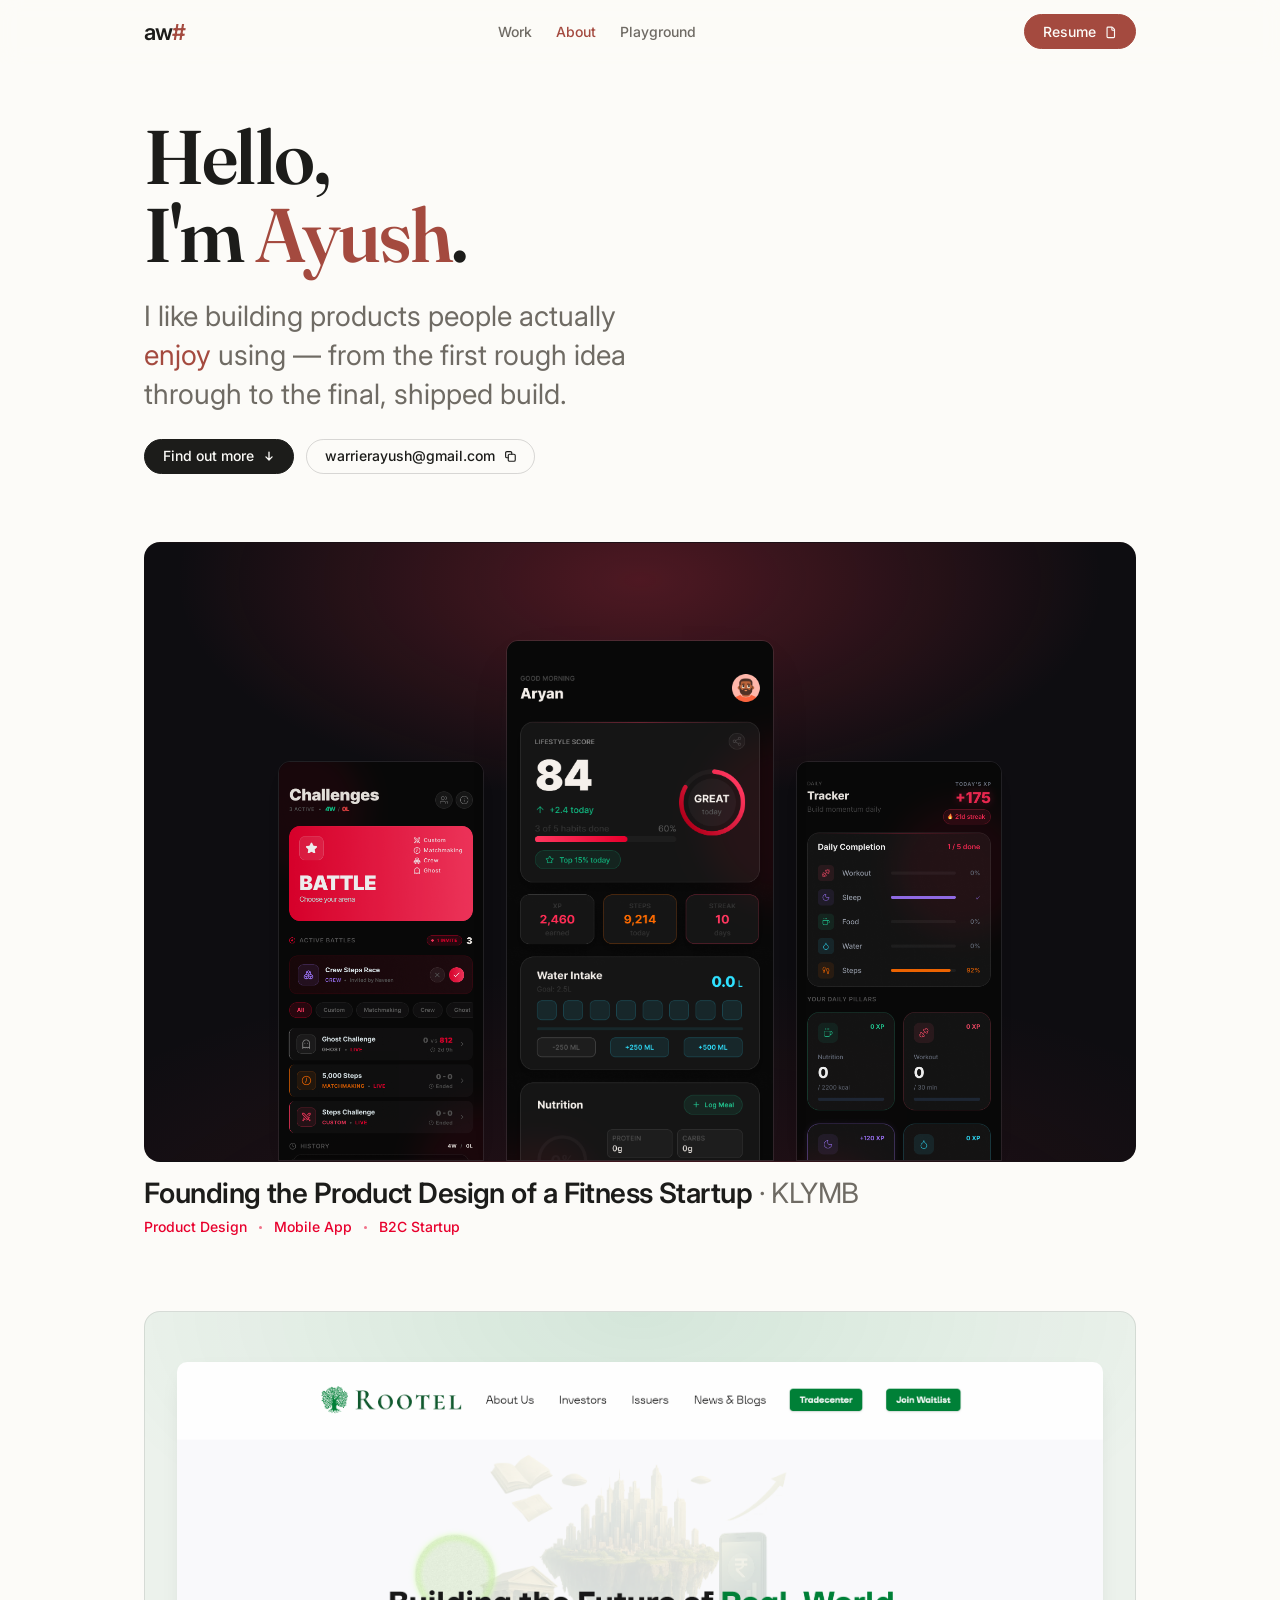
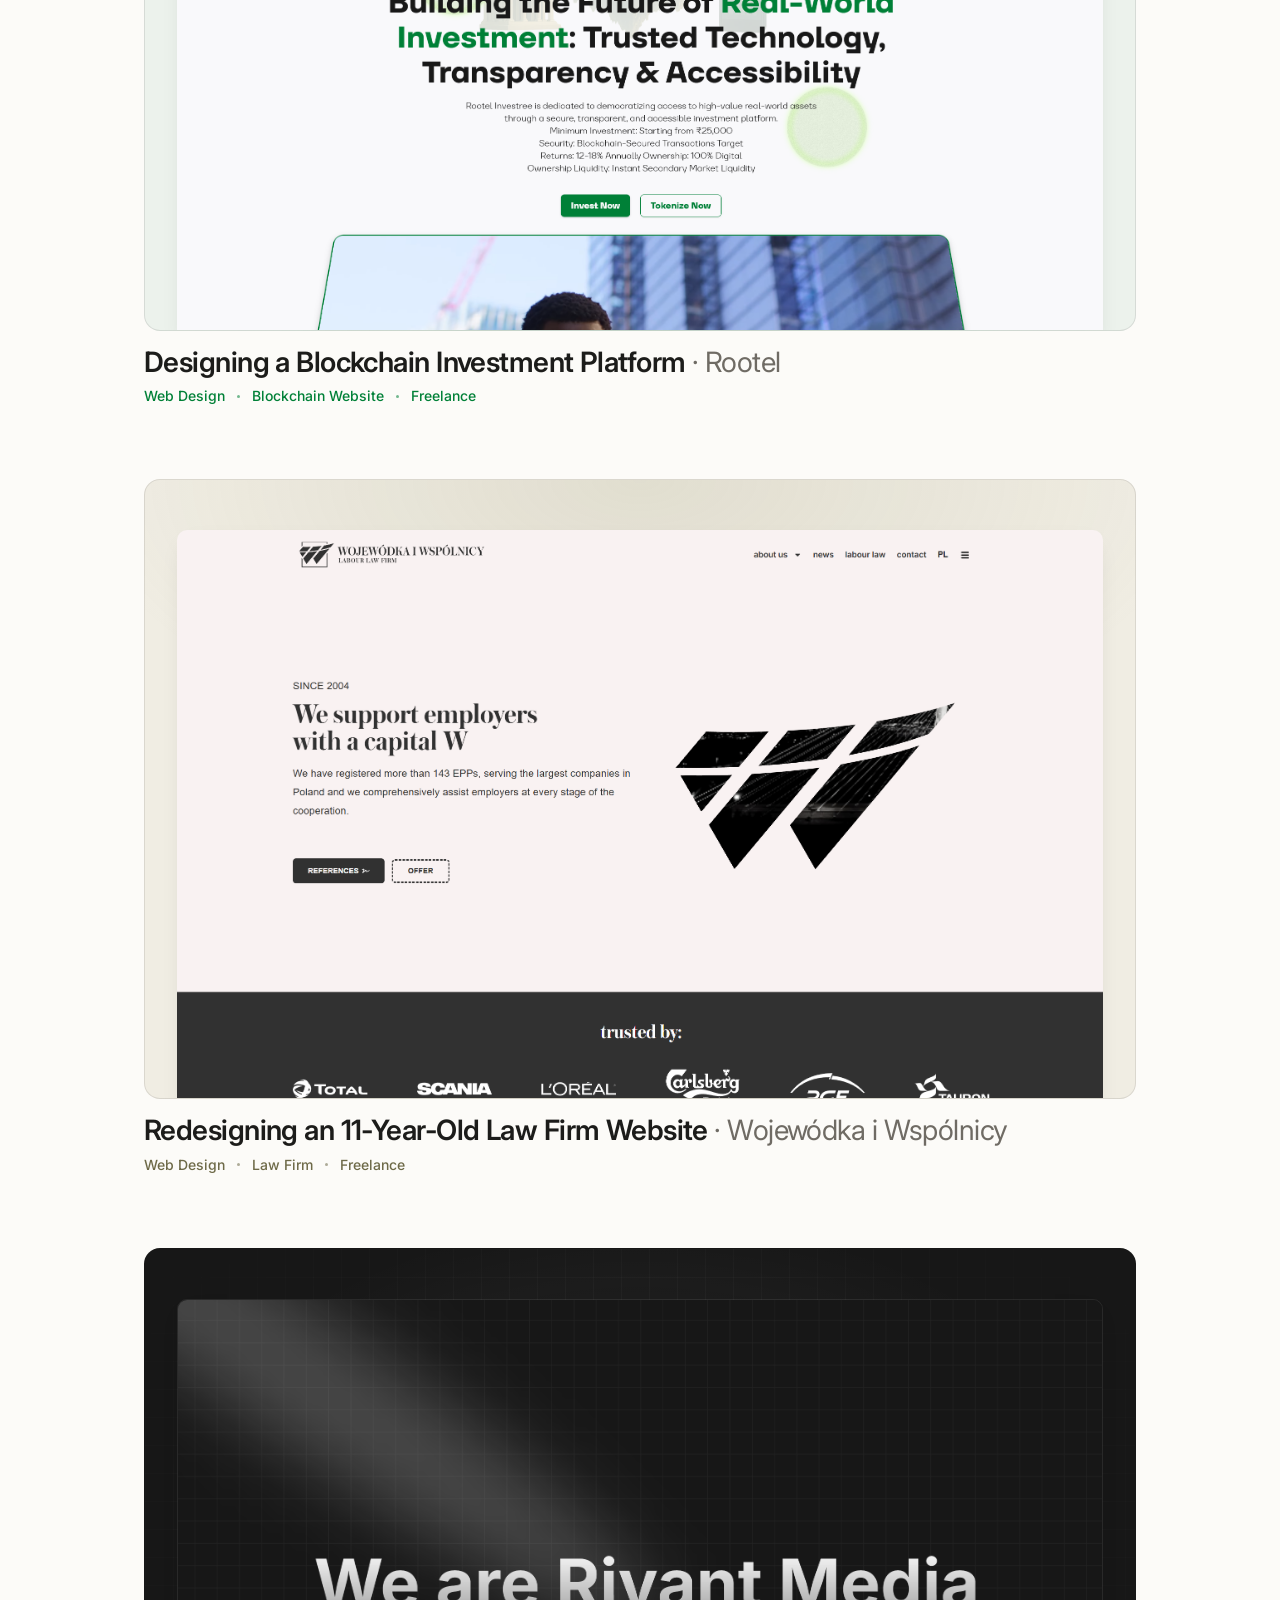
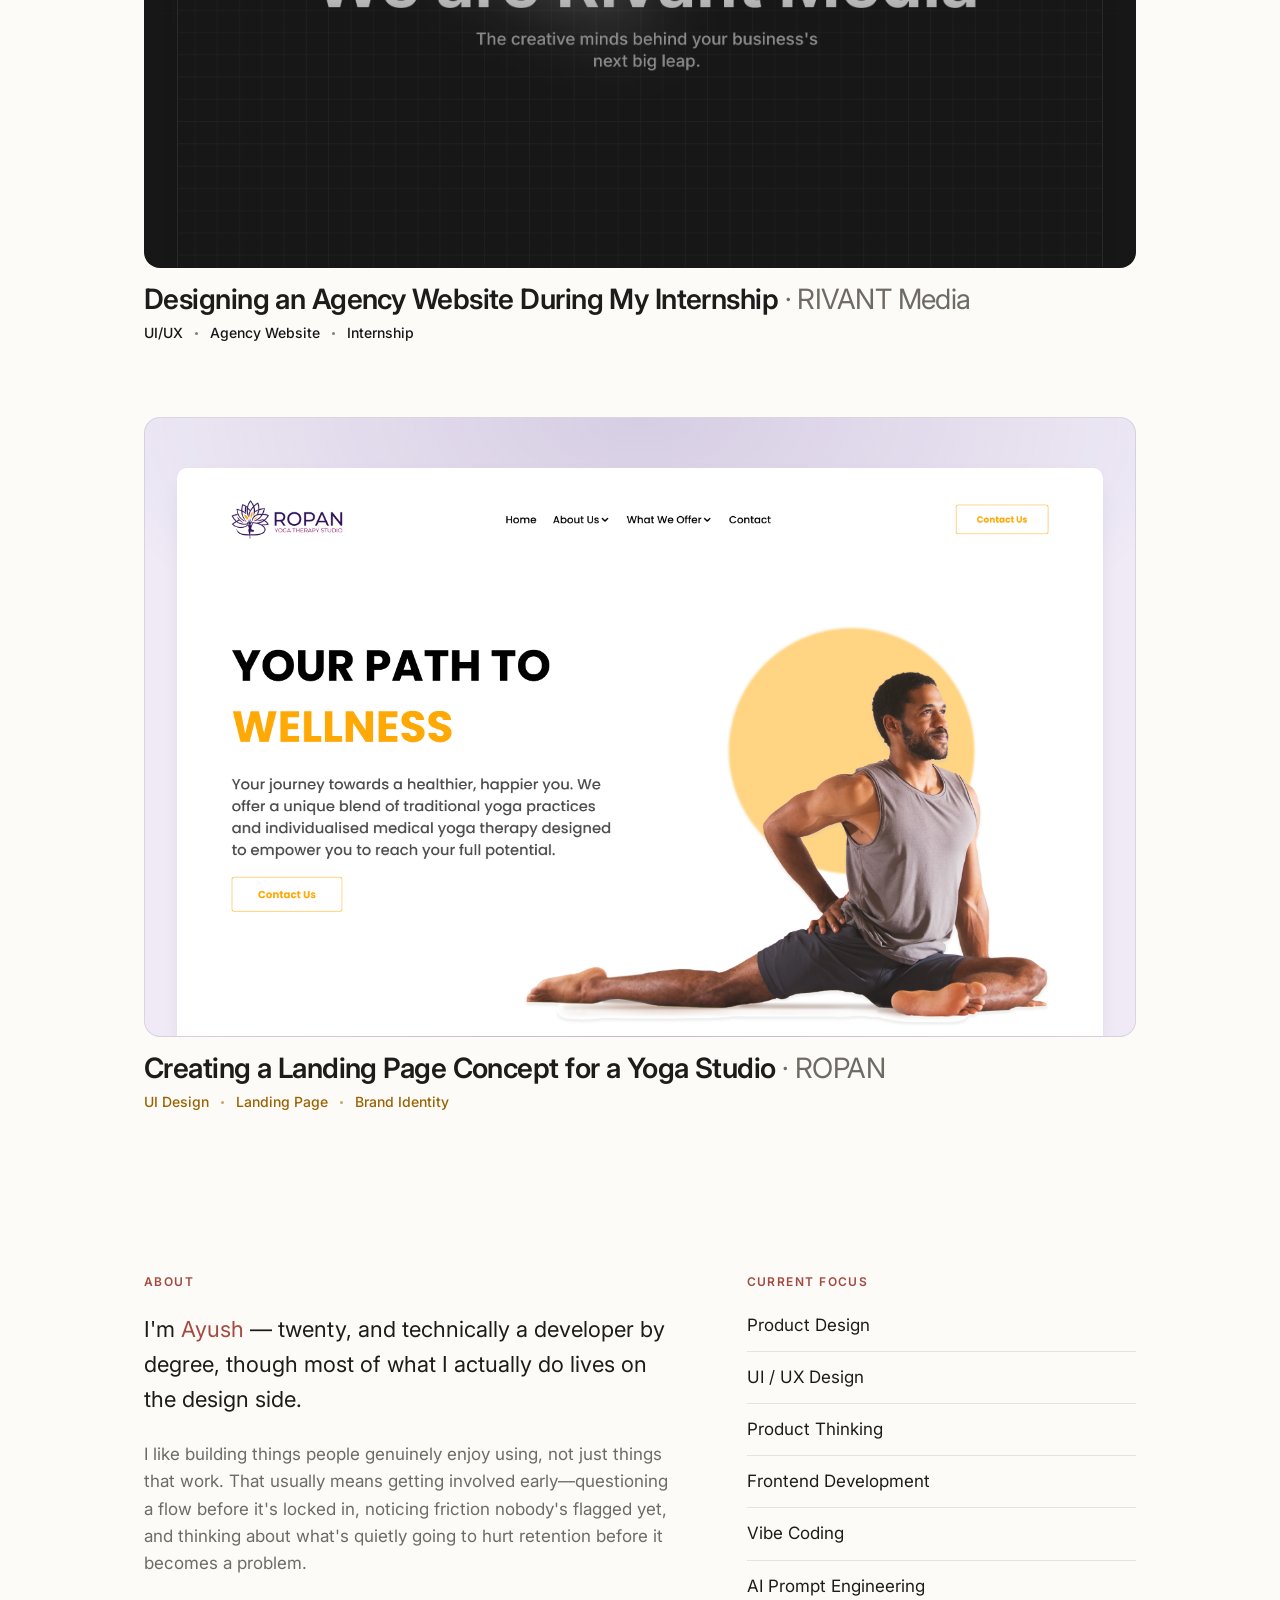
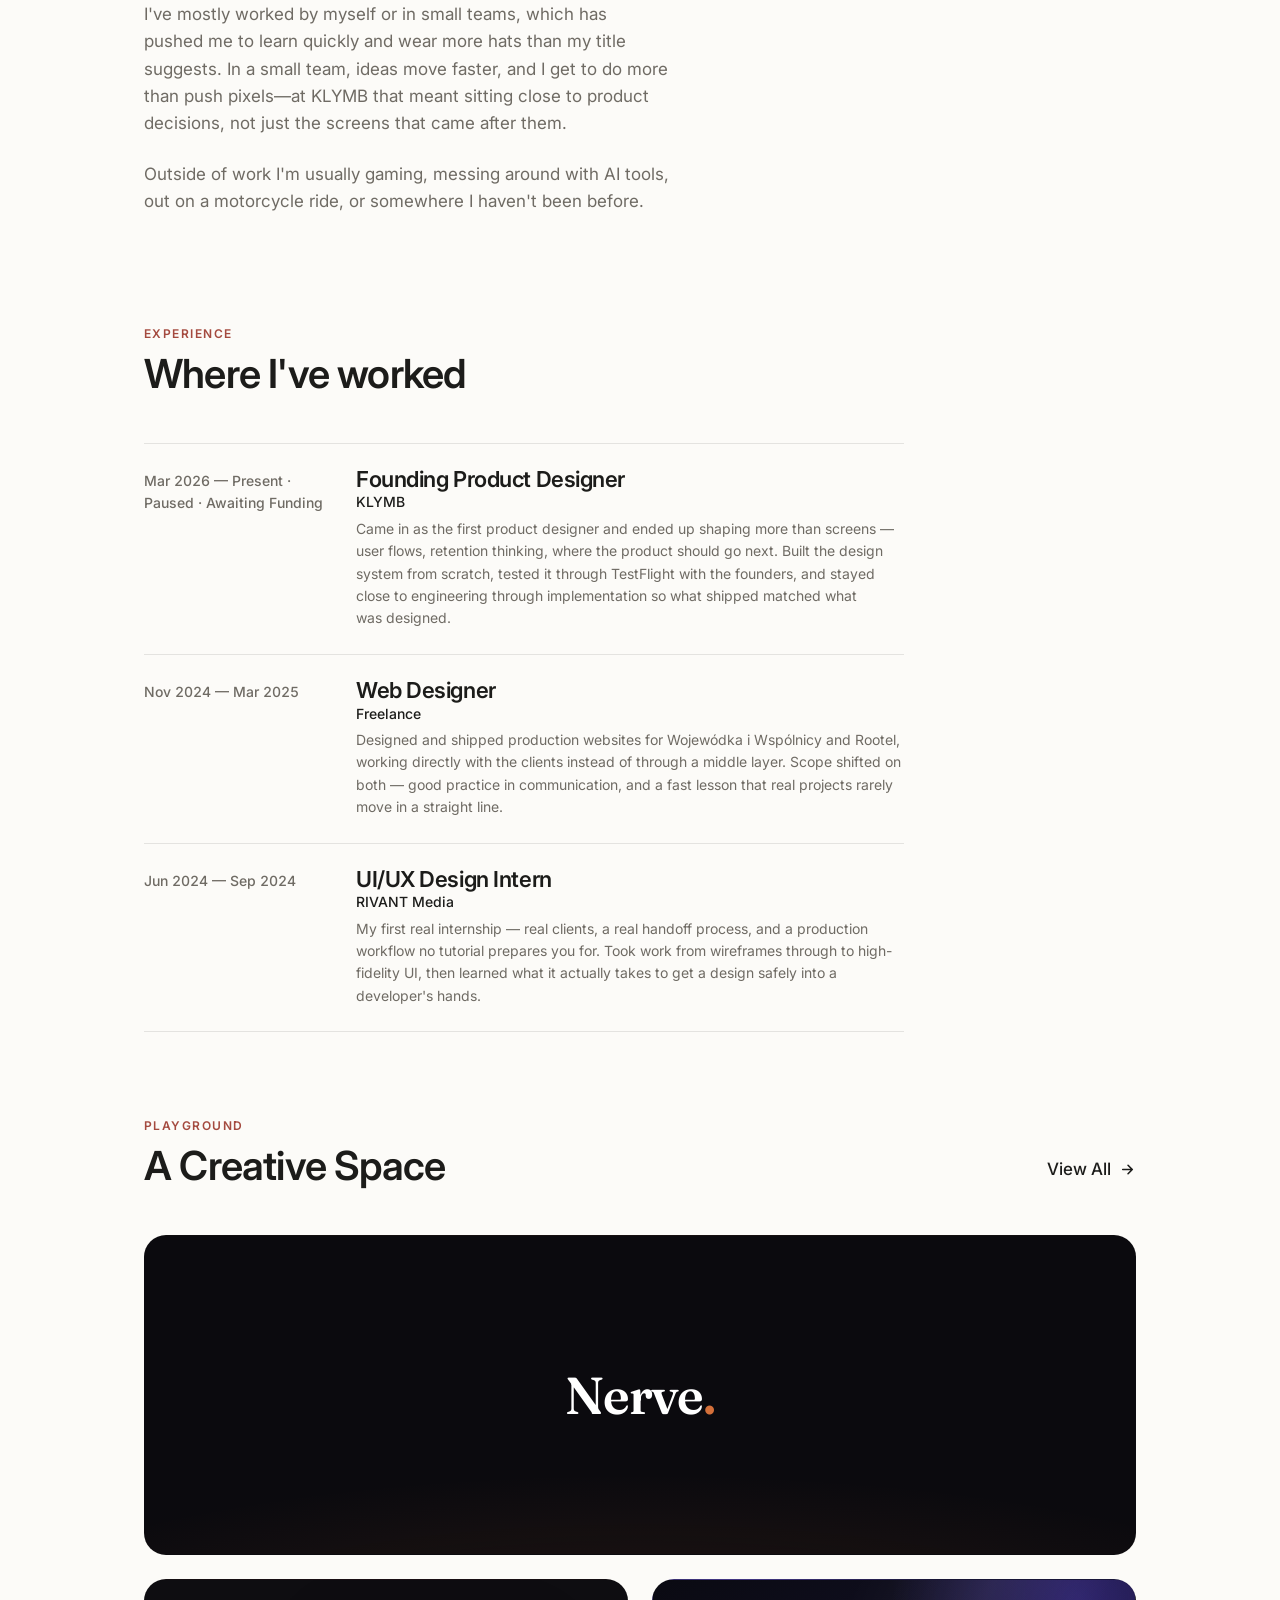
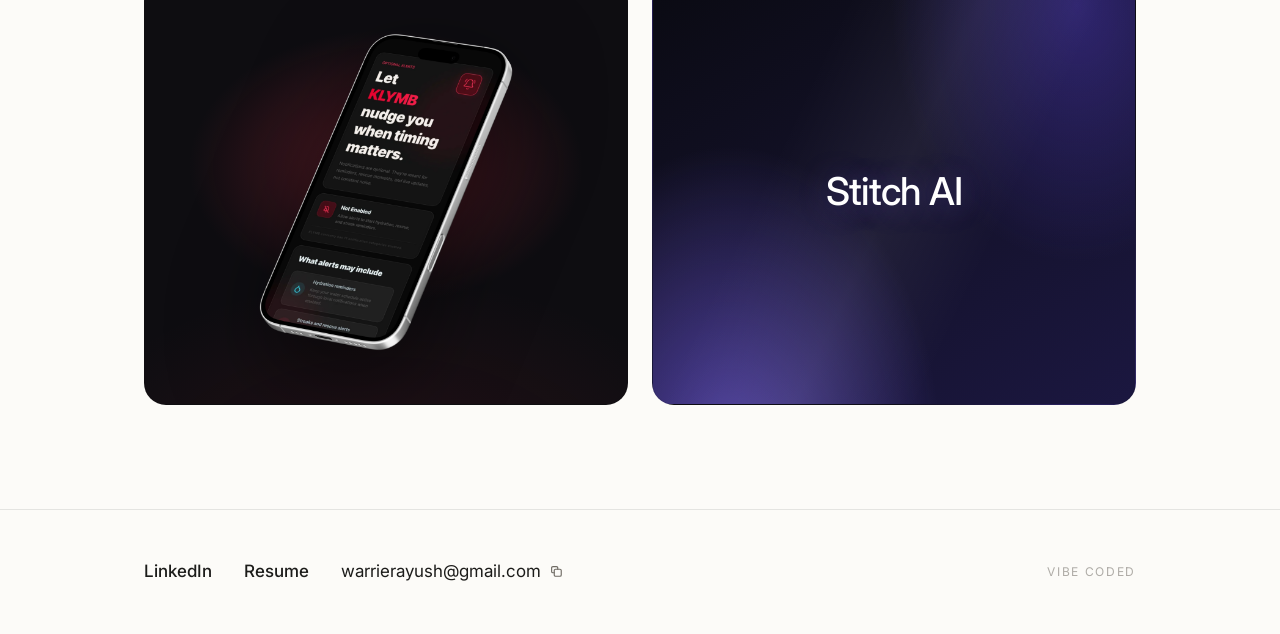
<file: index.html>
<!DOCTYPE html>
<html lang="en">
<head>
  <meta charset="UTF-8" />
  <meta name="viewport" content="width=device-width, initial-scale=1.0" />

  <title>Ayush Warrier</title>
  <meta name="description" content="Ayush Warrier — product designer and frontend engineer based in Mumbai. Selected product and web work, including KLYMB, ROPAN and Rootel." />
  <meta name="author" content="Ayush Warrier" />
  <link rel="canonical" href="https://warrierayush.me/" />

  <!-- Open Graph — og:title is a touch fuller than <title> for social
       previews, where a bare name alone gives a stranger no context. -->
  <meta property="og:title" content="Ayush Warrier — Product Designer &amp; Frontend Engineer" />
  <meta property="og:description" content="Ayush Warrier — product designer and frontend engineer based in Mumbai. Selected product and web work, including KLYMB, ROPAN and Rootel." />
  <meta property="og:type" content="website" />
  <meta property="og:url" content="https://warrierayush.me/" />
  <meta property="og:image" content="https://warrierayush.me/assets/og-image.png" />
  <meta property="og:image:width" content="1200" />
  <meta property="og:image:height" content="630" />
  <meta property="og:site_name" content="Ayush Warrier" />

  <!-- Twitter Card -->
  <meta name="twitter:card" content="summary_large_image" />
  <meta name="twitter:title" content="Ayush Warrier — Product Designer &amp; Frontend Engineer" />
  <meta name="twitter:description" content="Ayush Warrier — product designer and frontend engineer based in Mumbai. Selected product and web work, including KLYMB, ROPAN and Rootel." />
  <meta name="twitter:image" content="https://warrierayush.me/assets/og-image.png" />

  <!-- Icons / PWA -->
  <link rel="icon" href="assets/favicon.ico" sizes="32x32" />
  <link rel="icon" href="assets/favicon.svg" type="image/svg+xml" />
  <link rel="icon" href="assets/favicon-16x16.png" sizes="16x16" type="image/png" />
  <link rel="icon" href="assets/favicon-32x32.png" sizes="32x32" type="image/png" />
  <link rel="apple-touch-icon" href="assets/apple-touch-icon.png" />
  <link rel="manifest" href="site.webmanifest" />
  <meta name="theme-color" content="#FCFBF8" />

  <link rel="preconnect" href="https://fonts.googleapis.com" />
  <link rel="preconnect" href="https://fonts.gstatic.com" crossorigin />
  <link
    href="https://fonts.googleapis.com/css2?family=Fraunces:opsz,wght@9..144,400;9..144,500;9..144,600&family=Inter:wght@400;500;600&display=swap"
    rel="stylesheet"
  />

  <!-- Design system first, then components, then sections -->
  <link rel="stylesheet" href="css/variables.css" />
  <link rel="stylesheet" href="css/base.css" />
  <link rel="stylesheet" href="css/components.css" />
  <link rel="stylesheet" href="css/nav.css" />
  <link rel="stylesheet" href="css/hero.css" />
  <link rel="stylesheet" href="css/work.css" />
  <link rel="stylesheet" href="css/about.css" />
  <link rel="stylesheet" href="css/experience.css" />
  <link rel="stylesheet" href="css/playground-preview.css" />
  <link rel="stylesheet" href="css/contact.css" />
</head>

<body>
  <a class="skip-link" href="#work">Skip to work</a>

  <!-- =========================================================
       NAVIGATION — three balanced regions: brand, centered links,
       resume. Resume is duplicated (desktop pill / mobile flyout
       item) so only one is ever visible; see nav.css.
       ========================================================= -->
  <header class="nav" id="top">
    <div class="container nav__inner">
      <a class="nav__brand" href="/" aria-label="Ayush Warrier — home">aw<span class="nav__brand-mark">#</span></a>

      <nav class="nav__links" aria-label="Primary">
        <ul class="nav__list" data-nav-list>
          <li><a class="nav__link" href="#work">Work</a></li>
          <li><a class="nav__link" href="#about">About</a></li>
          <!-- Playground is a separate destination -->
          <li><a class="nav__link nav__link--alt" href="/playground">Playground</a></li>
          <li class="nav__resume-mobile">
            <a class="btn btn--accent nav__resume" href="assets/Ayush_Warrier_Resume.pdf" target="_blank" rel="noopener">
              Resume
              <svg class="btn__icon" viewBox="0 0 16 16" fill="none" aria-hidden="true">
                <path d="M4.5 2.5h4.586a1 1 0 0 1 .707.293l1.914 1.914a1 1 0 0 1 .293.707V13.5a1 1 0 0 1-1 1h-6.5a1 1 0 0 1-1-1v-10a1 1 0 0 1 1-1Z" stroke="currentColor" stroke-width="1.3" stroke-linejoin="round" />
                <path d="M9 2.5V5a1 1 0 0 0 1 1h2.4" stroke="currentColor" stroke-width="1.3" stroke-linejoin="round" />
              </svg>
            </a>
          </li>
        </ul>
      </nav>

      <a class="btn btn--accent nav__resume nav__resume-desktop" href="assets/Ayush_Warrier_Resume.pdf" target="_blank" rel="noopener">
        Resume
        <svg class="btn__icon" viewBox="0 0 16 16" fill="none" aria-hidden="true">
          <path d="M4.5 2.5h4.586a1 1 0 0 1 .707.293l1.914 1.914a1 1 0 0 1 .293.707V13.5a1 1 0 0 1-1 1h-6.5a1 1 0 0 1-1-1v-10a1 1 0 0 1 1-1Z" stroke="currentColor" stroke-width="1.3" stroke-linejoin="round" />
          <path d="M9 2.5V5a1 1 0 0 0 1 1h2.4" stroke="currentColor" stroke-width="1.3" stroke-linejoin="round" />
        </svg>
      </a>

      <button
        class="nav__toggle"
        type="button"
        aria-label="Open menu"
        aria-expanded="false"
        aria-controls="mobile-nav"
        data-nav-toggle
      >
        <span class="nav__toggle-bar"></span>
        <span class="nav__toggle-bar"></span>
      </button>
    </div>
  </header>

  <main id="main">

    <!-- =========================================================
         HERO
         A single editorial column, tightened to lead straight into
         the work — KLYMB should already be peeking into view.
         ========================================================= -->
    <section class="hero" aria-labelledby="hero-heading">
      <div class="container hero__inner">
        <h1 class="hero__heading" id="hero-heading" data-reveal-load style="--reveal-order:0">Hello,<br />I'm <span class="hero__accent">Ayush</span>.</h1>

        <p class="hero__intro" data-reveal-load style="--reveal-order:1">
          I like building products people actually <em class="hero__accent">enjoy</em>
          using — from the first rough idea through to the final, shipped build.
        </p>

        <div class="hero__actions" data-reveal-load style="--reveal-order:2">
          <a class="btn btn--primary" href="#about">
            Find out more
            <svg class="btn__icon" viewBox="0 0 16 16" fill="none" aria-hidden="true">
              <path d="M8 3.5v9M4.5 9 8 12.5 11.5 9" stroke="currentColor" stroke-width="1.5" stroke-linecap="round" stroke-linejoin="round" />
            </svg>
          </a>
          <button class="btn btn--secondary" type="button" data-copy-email="warrierayush@gmail.com" aria-label="Copy email address, warrierayush@gmail.com">
            warrierayush@gmail.com
            <svg class="btn__icon" viewBox="0 0 16 16" fill="none" aria-hidden="true">
              <rect x="6" y="6" width="8" height="8" rx="1.5" stroke="currentColor" stroke-width="1.3" />
              <path d="M10 6V4.5A1.5 1.5 0 0 0 8.5 3h-4A1.5 1.5 0 0 0 3 4.5v4A1.5 1.5 0 0 0 4.5 10H6" stroke="currentColor" stroke-width="1.3" stroke-linecap="round" />
            </svg>
          </button>
        </div>
      </div>
    </section>

    <!-- =========================================================
         WORK
         No heading — KLYMB, right below the hero, is the
         introduction to the work. Five projects, one column, one
         card. Every thumbnail reuses that project's own hero
         composition and colours.
         Order: KLYMB, Rootel, Wojewódka, RIVANT, ROPAN — importance
         and professional growth, most recent/significant first.
         Titles pair a descriptive value statement with the brand
         name (secondary, see .work-card__brand in work.css). -->
    <section class="section work" id="work" aria-label="Work">
      <div class="container">
        <div class="work__grid">

          <!-- KLYMB — three screens on the same dark crimson ground
               as the case study's own hero stage; Home dominant,
               Challenges and Tracker supporting. Not lazy-loaded —
               this is the introduction to the work. -->
          <a class="work-card work-card--klymb" href="/klymb" data-reveal-load style="--reveal-order:3">
            <div class="work-card__media work-card__media--app">
              <div class="work-card__app-screens">
                <div class="work-card__shot--app">
                  <img
                    src="assets/klymb/designs/challenges.png"
                    alt="KLYMB challenges screen — crew battles and a live leaderboard"
                    loading="eager"
                  />
                </div>
                <div class="work-card__shot--app work-card__shot--lead">
                  <img
                    src="assets/klymb/designs/home_screen.png"
                    alt="KLYMB app home screen — the daily Lifestyle Score"
                    loading="eager"
                    fetchpriority="high"
                  />
                </div>
                <div class="work-card__shot--app">
                  <img
                    src="assets/klymb/designs/tracker_screen.png"
                    alt="KLYMB tracker screen — daily completion and habit pillars"
                    loading="eager"
                  />
                </div>
              </div>
            </div>
            <div class="work-card__body">
              <h2 class="work-card__title">Founding the Product Design of a Fitness Startup <span class="work-card__brand">· KLYMB</span></h2>
              <p class="meta work-card__tags">
                <span class="meta__item">Product Design</span>
                <span class="meta__item">Mobile App</span>
                <span class="meta__item">B2C Startup</span>
              </p>
            </div>
          </a>

          <!-- Rootel — blockchain platform site + design system -->
          <a class="work-card work-card--rootel" href="/rootel" data-reveal-load style="--reveal-order:4">
            <div class="work-card__media work-card__media--stage">
              <div class="work-card__shot">
                <img
                  src="assets/rootel_ss.png"
                  alt="Rootel blockchain platform website"
                  loading="lazy"
                />
              </div>
            </div>
            <div class="work-card__body">
              <h2 class="work-card__title">Designing a Blockchain Investment Platform <span class="work-card__brand">· Rootel</span></h2>
              <p class="meta work-card__tags">
                <span class="meta__item">Web Design</span>
                <span class="meta__item">Blockchain Website</span>
                <span class="meta__item">Freelance</span>
              </p>
            </div>
          </a>

          <!-- Wojewódka i Wspólnicy — law firm website (freelance) -->
          <a class="work-card work-card--wojewodka" href="/wojewodka" data-reveal-load style="--reveal-order:5">
            <div class="work-card__media work-card__media--stage">
              <div class="work-card__shot">
                <img
                  src="assets/wojewodka/wojewodka_ss.png"
                  alt="Wojewódka i Wspólnicy law firm website"
                  loading="lazy"
                />
              </div>
            </div>
            <div class="work-card__body">
              <h2 class="work-card__title">Redesigning an 11-Year-Old Law Firm Website <span class="work-card__brand">· Wojewódka i Wspólnicy</span></h2>
              <p class="meta work-card__tags">
                <span class="meta__item">Web Design</span>
                <span class="meta__item">Law Firm</span>
                <span class="meta__item">Freelance</span>
              </p>
            </div>
          </a>

          <!-- RIVANT Media — agency website (internship) -->
          <a class="work-card work-card--rivant" href="/rivant" data-reveal-load style="--reveal-order:6">
            <div class="work-card__media work-card__media--stage">
              <div class="work-card__shot">
                <img
                  src="assets/rivant/rivant_ss.png"
                  alt="RIVANT Media agency homepage"
                  loading="lazy"
                />
              </div>
            </div>
            <div class="work-card__body">
              <h2 class="work-card__title">Designing an Agency Website During My Internship <span class="work-card__brand">· RIVANT Media</span></h2>
              <p class="meta work-card__tags">
                <span class="meta__item">UI/UX</span>
                <span class="meta__item">Agency Website</span>
                <span class="meta__item">Internship</span>
              </p>
            </div>
          </a>

          <!-- ROPAN Yoga Studio — the landing page's own hero, cropped
               to its top the same way the case study crops it -->
          <a class="work-card work-card--ropan" href="/ropan" data-reveal-load style="--reveal-order:7">
            <div class="work-card__media work-card__media--stage">
              <div class="work-card__shot">
                <img
                  src="assets/ropan/ropan-hero-section.png"
                  alt="ROPAN Yoga Studio landing page — hero section"
                  loading="lazy"
                />
              </div>
            </div>
            <div class="work-card__body">
              <h2 class="work-card__title">Creating a Landing Page Concept for a Yoga Studio <span class="work-card__brand">· ROPAN</span></h2>
              <p class="meta work-card__tags">
                <span class="meta__item">UI Design</span>
                <span class="meta__item">Landing Page</span>
                <span class="meta__item">Brand Identity</span>
              </p>
            </div>
          </a>

        </div>
      </div>
    </section>

    <!-- =========================================================
         ABOUT
         Human and personal. Prose left; current focus right.
         ========================================================= -->
    <section class="section about" id="about" aria-label="About">
      <div class="container about__inner">
        <div class="about__main" data-reveal-load style="--reveal-order:8">
          <p class="eyebrow">About</p>
          <div class="about__prose">
            <p>
              I'm <span class="hero__accent">Ayush</span> — twenty, and technically
              a developer by degree, though most of what I actually do lives on
              the design side.
            </p>
            <p>
              I like building things people genuinely enjoy using, not just
              things that work. That usually means getting involved
              early—questioning a flow before it's locked in, noticing friction
              nobody's flagged yet, and thinking about what's quietly going to
              hurt retention before it becomes a problem.
            </p>
            <p>
              I've mostly worked by myself or in small teams, which has pushed
              me to learn quickly and wear more hats than my title suggests. In
              a small team, ideas move faster, and I get to do more than push
              pixels—at KLYMB that meant sitting close to product decisions,
              not just the screens that came after them.
            </p>
            <p>
              Outside of work I'm usually gaming, messing around with AI tools,
              out on a motorcycle ride, or somewhere I haven't been before.
            </p>
          </div>
        </div>

        <aside class="about__aside" data-reveal-load style="--reveal-order:8">
          <div class="about__block">
            <h2 class="about__block-title">Current focus</h2>
            <ul class="about__list">
              <li>Product Design</li>
              <li>UI / UX Design</li>
              <li>Product Thinking</li>
              <li>Frontend Development</li>
              <li>Vibe Coding</li>
              <li>AI Prompt Engineering</li>
            </ul>
          </div>
        </aside>
      </div>
    </section>

    <!-- =========================================================
         EXPERIENCE
         Editorial timeline. What each role actually taught me,
         not a bullet-point resume.
         ========================================================= -->
    <section class="section experience" id="experience" aria-labelledby="experience-title">
      <div class="container">
        <header class="section-head section-head--roomy" data-reveal-load style="--reveal-order:9">
          <p class="eyebrow">Experience</p>
          <h2 class="section-title" id="experience-title">Where I've worked</h2>
        </header>

        <ol class="timeline">
          <li class="timeline__item" data-reveal-load style="--reveal-order:10">
            <div class="timeline__period">Mar 2026 — Present · Paused · Awaiting Funding</div>
            <div class="timeline__detail">
              <h3 class="timeline__role">Founding Product Designer</h3>
              <p class="timeline__company">KLYMB</p>
              <p class="timeline__note">
                Came in as the first product designer and ended up shaping more
                than screens — user flows, retention thinking, where the
                product should go next. Built the design system from scratch,
                tested it through TestFlight with the founders, and stayed
                close to engineering through implementation so what shipped
                matched what was designed.
              </p>
            </div>
          </li>
          <li class="timeline__item" data-reveal-load style="--reveal-order:10">
            <div class="timeline__period">Nov 2024 — Mar 2025</div>
            <div class="timeline__detail">
              <h3 class="timeline__role">Web Designer</h3>
              <p class="timeline__company">Freelance</p>
              <p class="timeline__note">
                Designed and shipped production websites for Wojewódka i
                Wspólnicy and Rootel, working directly with the clients instead
                of through a middle layer. Scope shifted on both — good
                practice in communication, and a fast lesson that real projects
                rarely move in a straight line.
              </p>
            </div>
          </li>
          <li class="timeline__item" data-reveal-load style="--reveal-order:10">
            <div class="timeline__period">Jun 2024 — Sep 2024</div>
            <div class="timeline__detail">
              <h3 class="timeline__role">UI/UX Design Intern</h3>
              <p class="timeline__company">RIVANT Media</p>
              <p class="timeline__note">
                My first real internship — real clients, a real handoff
                process, and a production workflow no tutorial prepares you
                for. Took work from wireframes through to high-fidelity UI,
                then learned what it actually takes to get a design safely into
                a developer's hands.
              </p>
            </div>
          </li>
        </ol>
      </div>
    </section>

    <!-- =========================================================
         PLAYGROUND PREVIEW
         Not another portfolio section — a cropped window into the
         Playground, for visitors (mobile especially) who might
         otherwise miss that it exists. Header mirrors Experience;
         the tiles reuse the Playground bento's own artwork and
         tokens so this reads as a continuation of that page.
         ========================================================= -->
    <section class="section playground-preview" id="playground" aria-labelledby="playground-preview-title">
      <div class="container">
        <header class="section-head section-head--roomy pg-preview-head" data-reveal-load style="--reveal-order:11">
          <div>
            <p class="eyebrow">Playground</p>
            <h2 class="section-title" id="playground-preview-title">A Creative Space</h2>
          </div>
          <a class="link pg-preview-head__cta" href="/playground">
            View All
            <svg class="btn__icon" viewBox="0 0 16 16" fill="none" aria-hidden="true">
              <path d="M3.5 8h9M8.5 4l4 4-4 4" stroke="currentColor" stroke-width="1.5" stroke-linecap="round" stroke-linejoin="round" />
            </svg>
          </a>
        </header>

        <div class="pg-preview" data-reveal-load style="--reveal-order:12">

          <!-- Nerve — the project's own wordmark, on the same dark
               ground its Playground bento tile uses -->
          <a class="pg-preview__tile pg-preview__tile--nerve" href="/playground/nerve" aria-label="Nerve — open project">
            <span class="pg-preview__nerve-word">Nerve<span class="nerve-dot">.</span></span>
          </a>

          <!-- More KLYMB — the same supplied mockup as the Playground page -->
          <a class="pg-preview__tile pg-preview__tile--klymb" href="/playground/more-klymb" aria-label="More KLYMB — open project">
            <img src="playground/more-klymb/assets/more-klymb%28thumbnail%29.png" alt="" loading="eager" />
          </a>

          <!-- Stitch AI — the same branded panel as the Playground page -->
          <a class="pg-preview__tile pg-preview__tile--stitch" href="/playground/testing-stitch-ai" aria-label="Testing with Stitch AI — open project">
            <span class="pg-preview__stitch-word">Stitch AI</span>
          </a>

        </div>
      </div>
    </section>

  </main>

  <!-- =========================================================
       FOOTER — minimal. Links left, a quiet note right.
       ========================================================= -->
  <footer class="site-footer" id="contact">
    <div class="container site-footer__inner" data-reveal-load style="--reveal-order:13">
      <ul class="site-footer__links">
        <li>
          <a class="link" href="https://www.linkedin.com/in/ayush-warrier/" target="_blank" rel="noopener">LinkedIn</a>
        </li>
        <li>
          <a class="link" href="assets/Ayush_Warrier_Resume.pdf" target="_blank" rel="noopener">Resume</a>
        </li>
        <li>
          <button class="link site-footer__copy" type="button" data-copy-email="warrierayush@gmail.com" aria-label="Copy email address, warrierayush@gmail.com">
            warrierayush@gmail.com
            <svg viewBox="0 0 16 16" fill="none" aria-hidden="true">
              <rect x="6" y="6" width="8" height="8" rx="1.5" stroke="currentColor" stroke-width="1.3" />
              <path d="M10 6V4.5A1.5 1.5 0 0 0 8.5 3h-4A1.5 1.5 0 0 0 3 4.5v4A1.5 1.5 0 0 0 4.5 10H6" stroke="currentColor" stroke-width="1.3" stroke-linecap="round" />
            </svg>
          </button>
        </li>
      </ul>

      <p class="site-footer__note">Vibe coded</p>
    </div>
  </footer>

  <!-- Toast — populated and shown by js/main.js -->
  <div class="toast" role="status" aria-live="polite" data-toast></div>

  <!-- Modules — deferred, order-independent. Reveal is pure CSS on
       this page (see [data-reveal-load] in base.css) — no reveal.js
       here; that script is only for the case-study/live-project
       pages' scroll-triggered chapter reveals. -->
  <script src="js/nav.js" defer></script>
  <script src="js/main.js" defer></script>
</body>
</html>
</file>
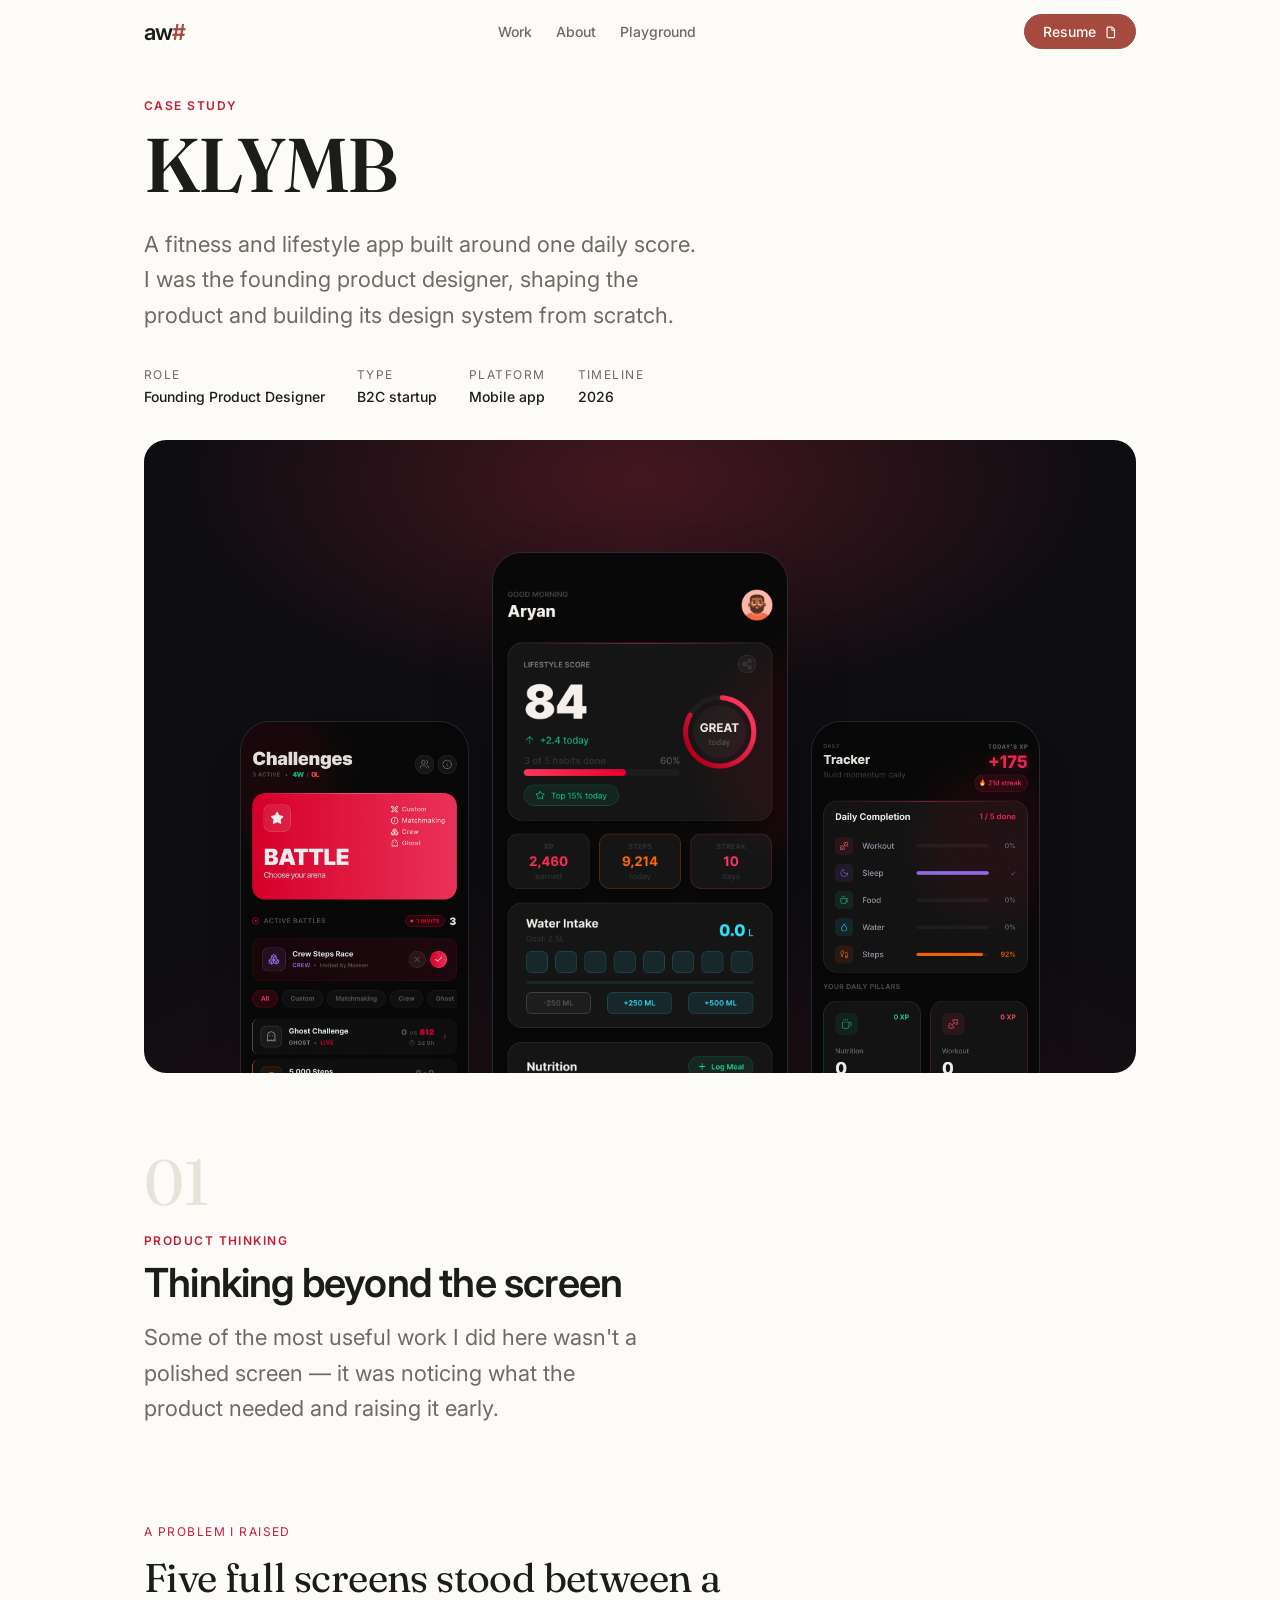
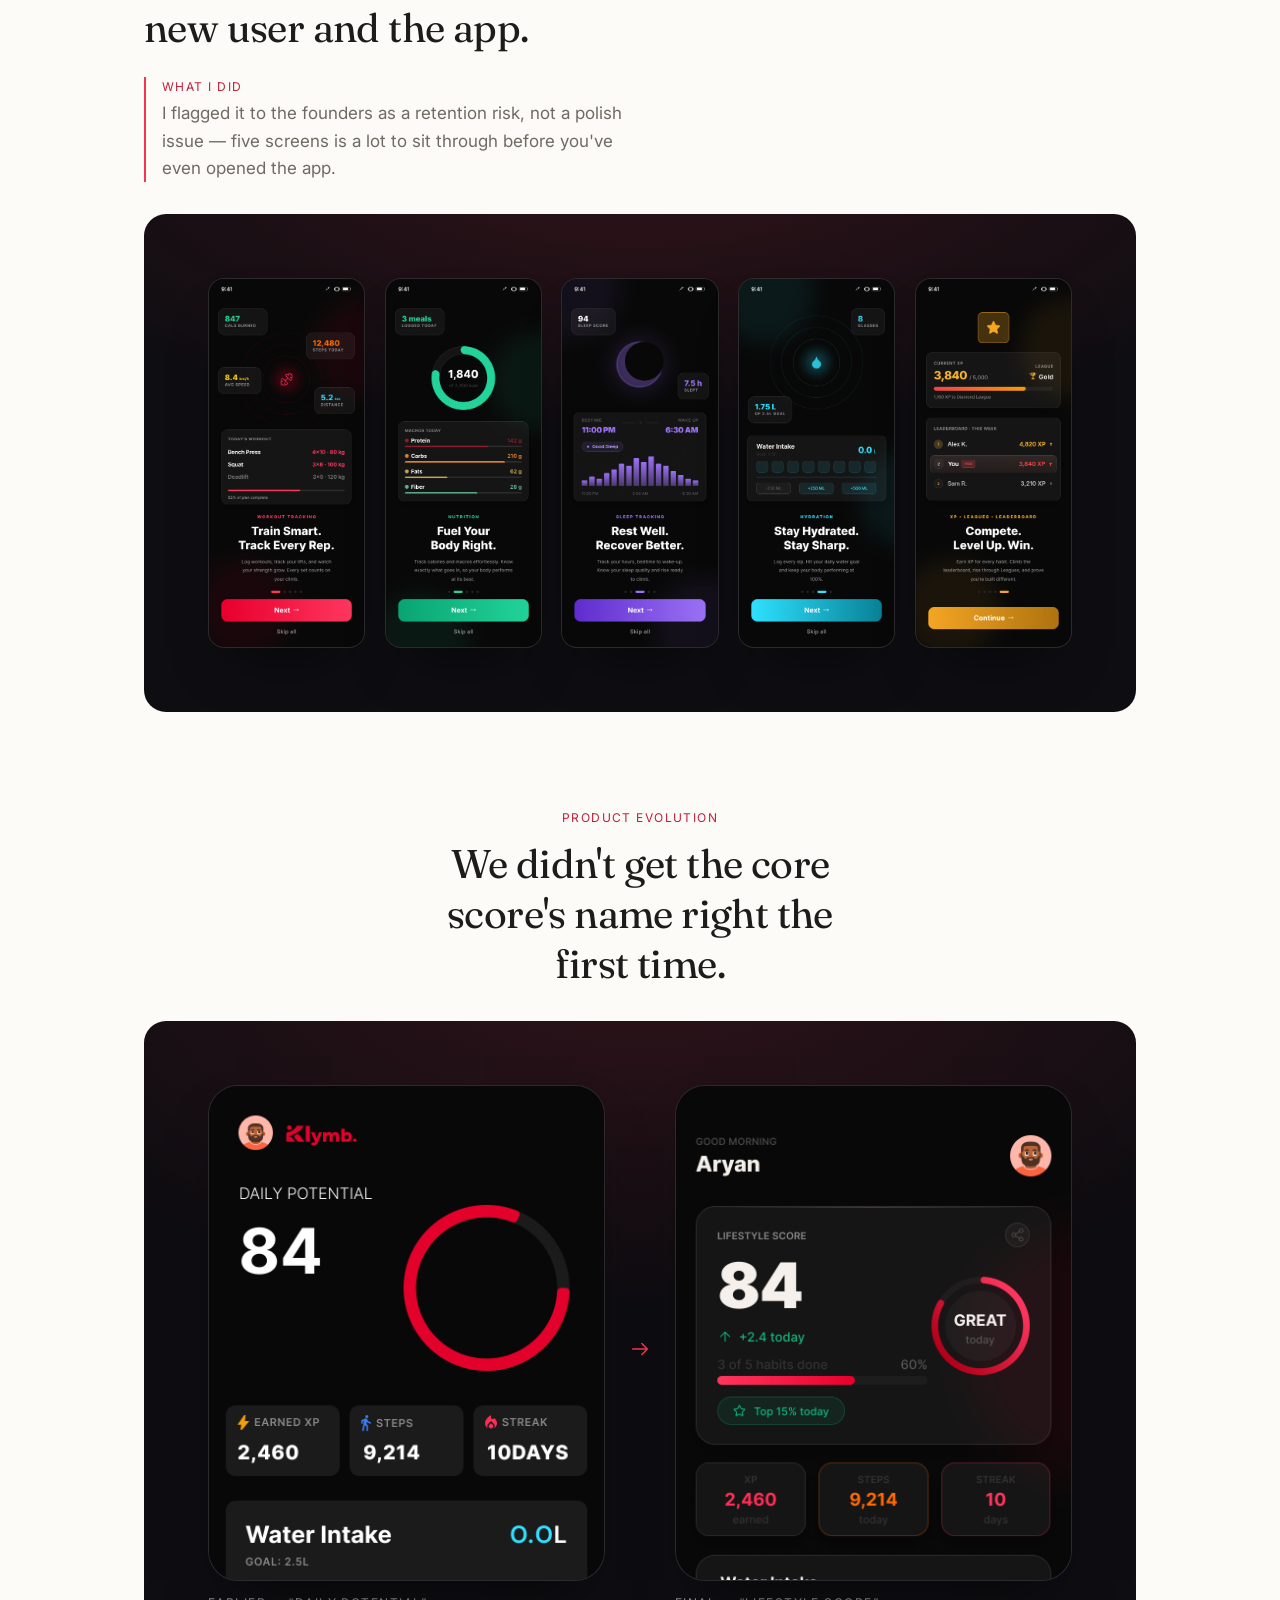
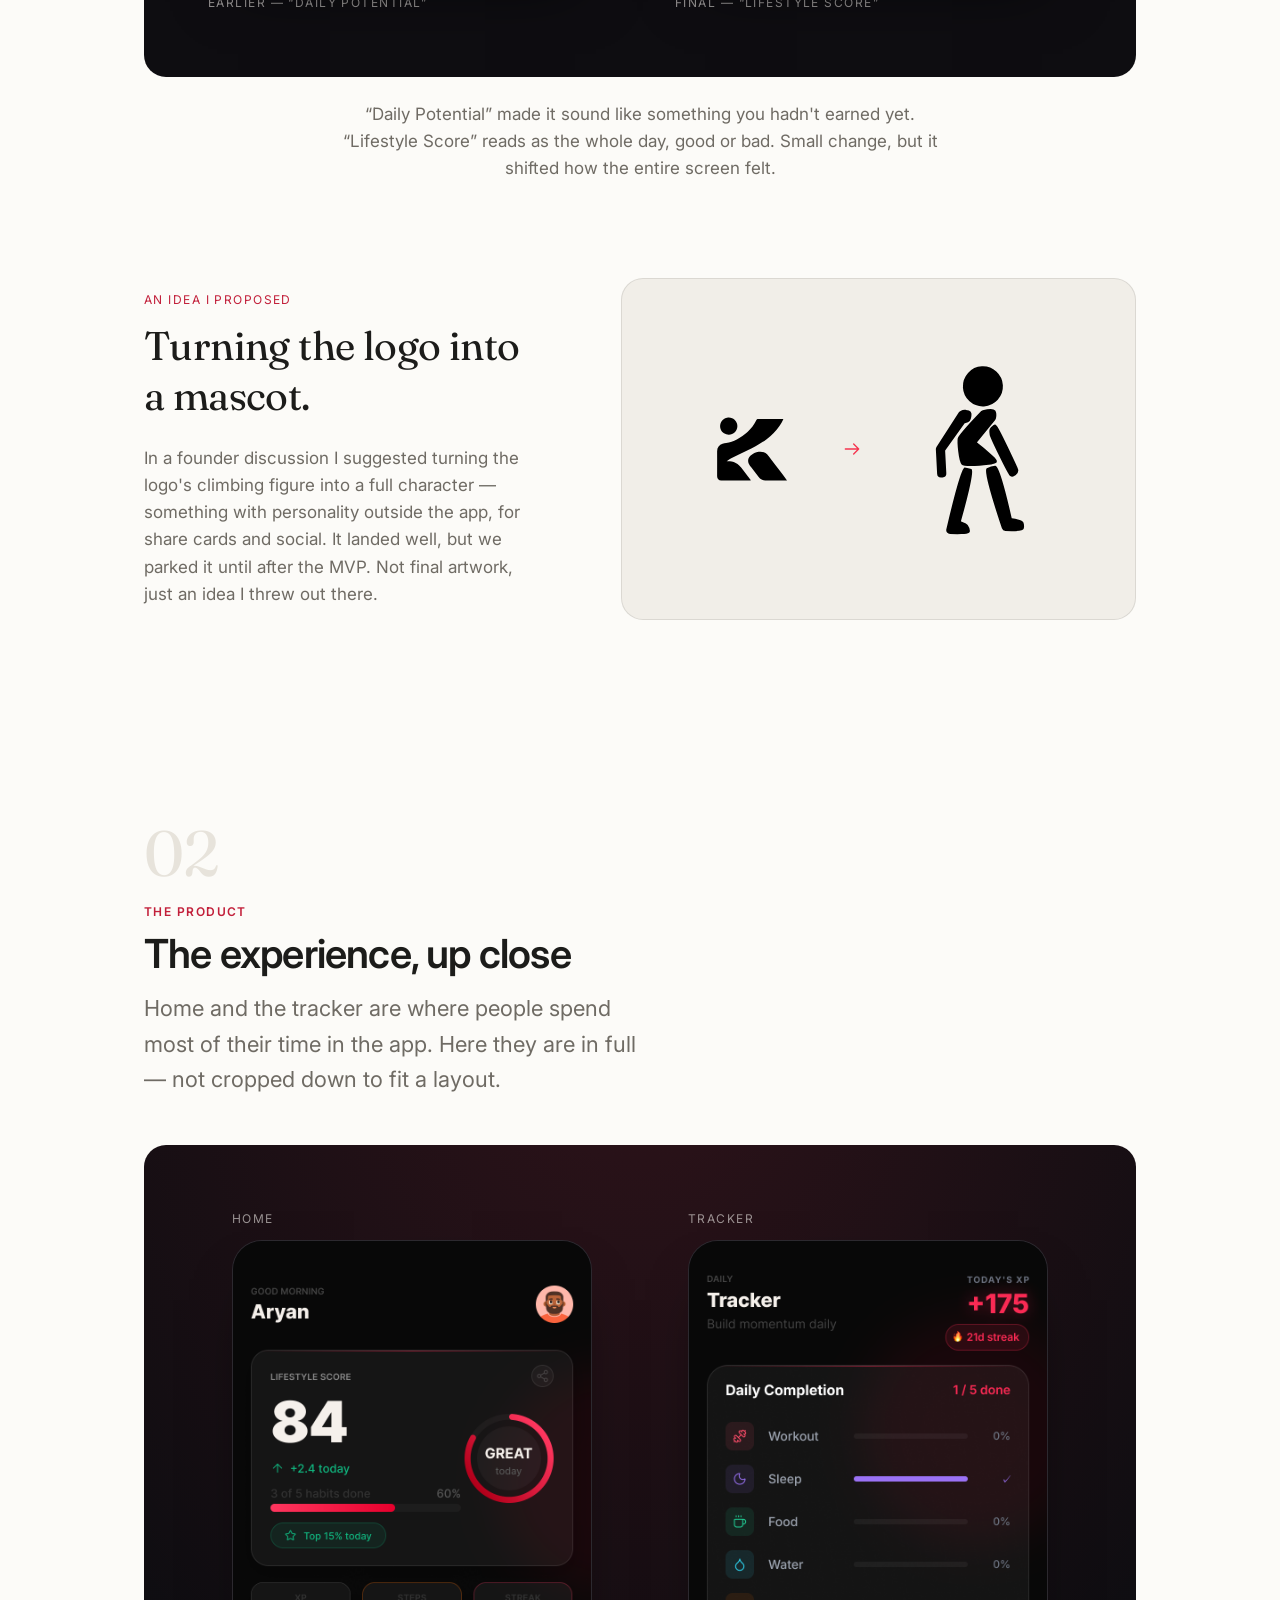
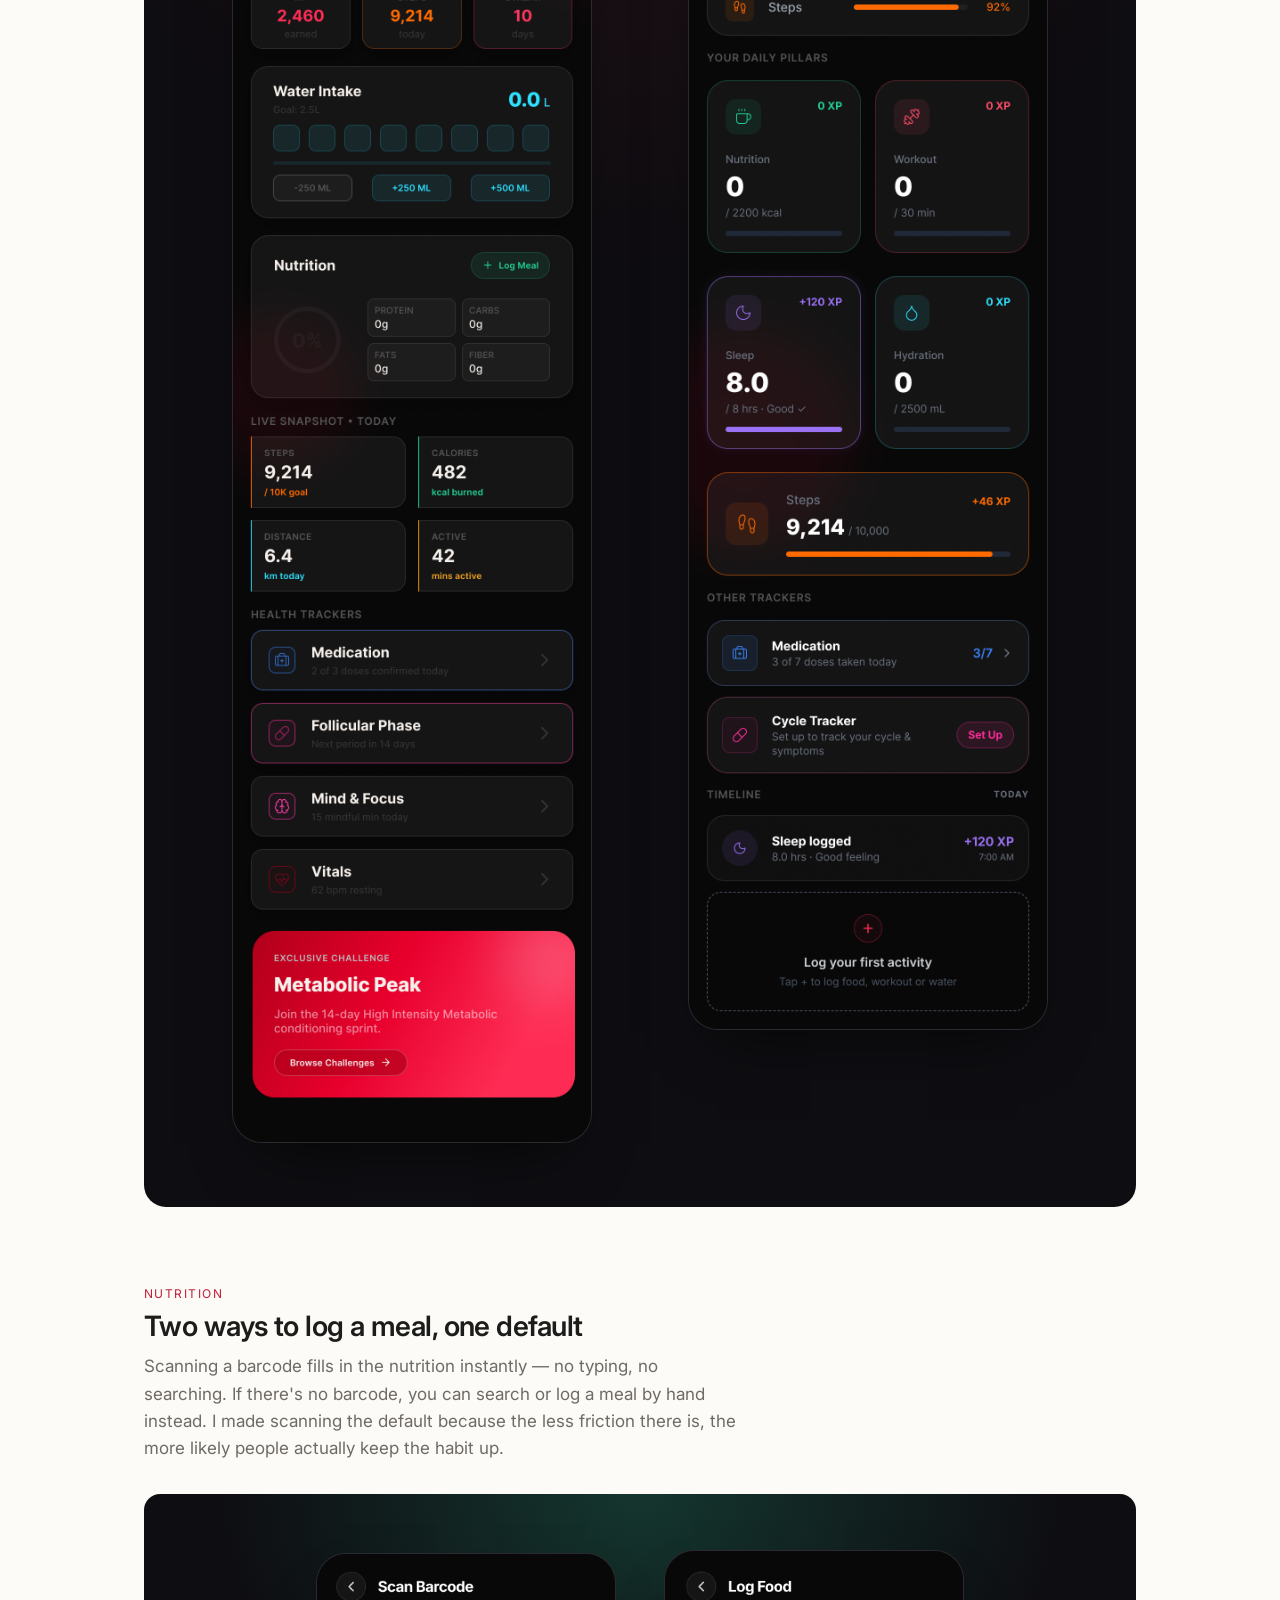
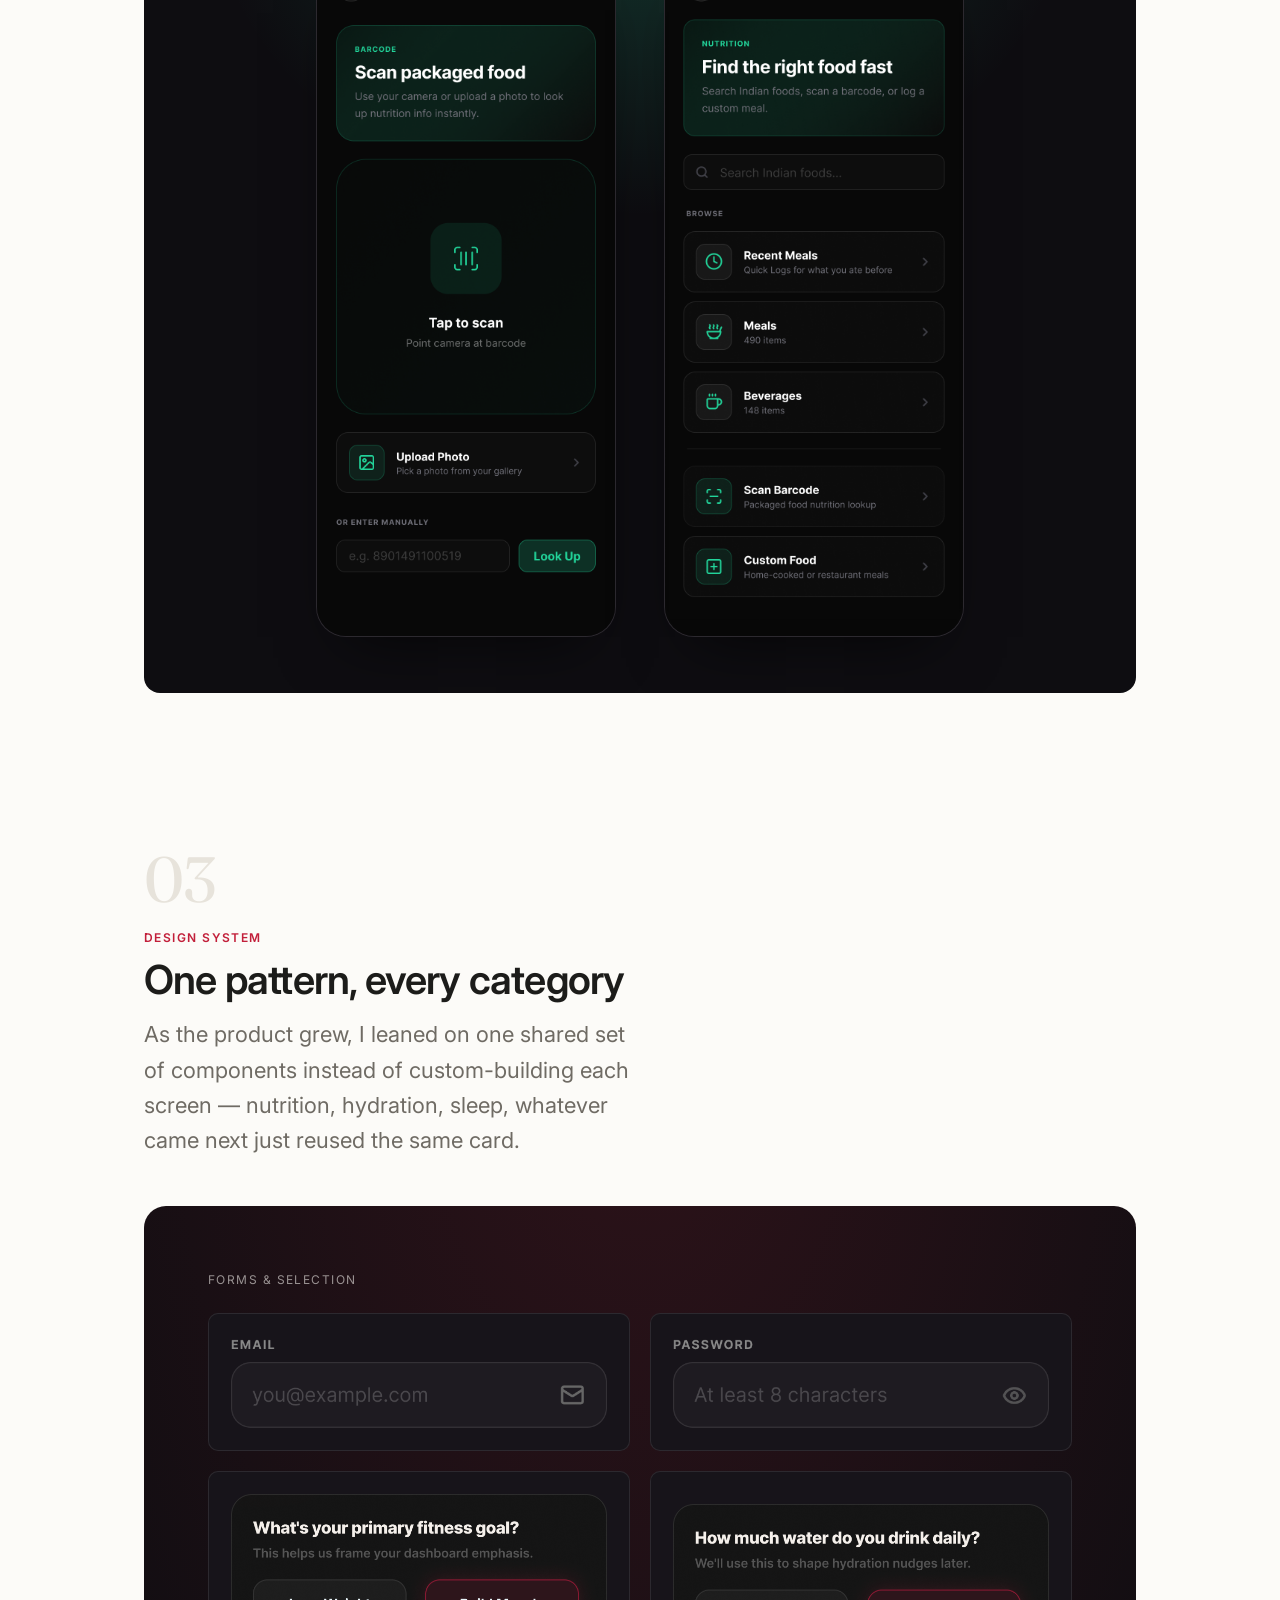
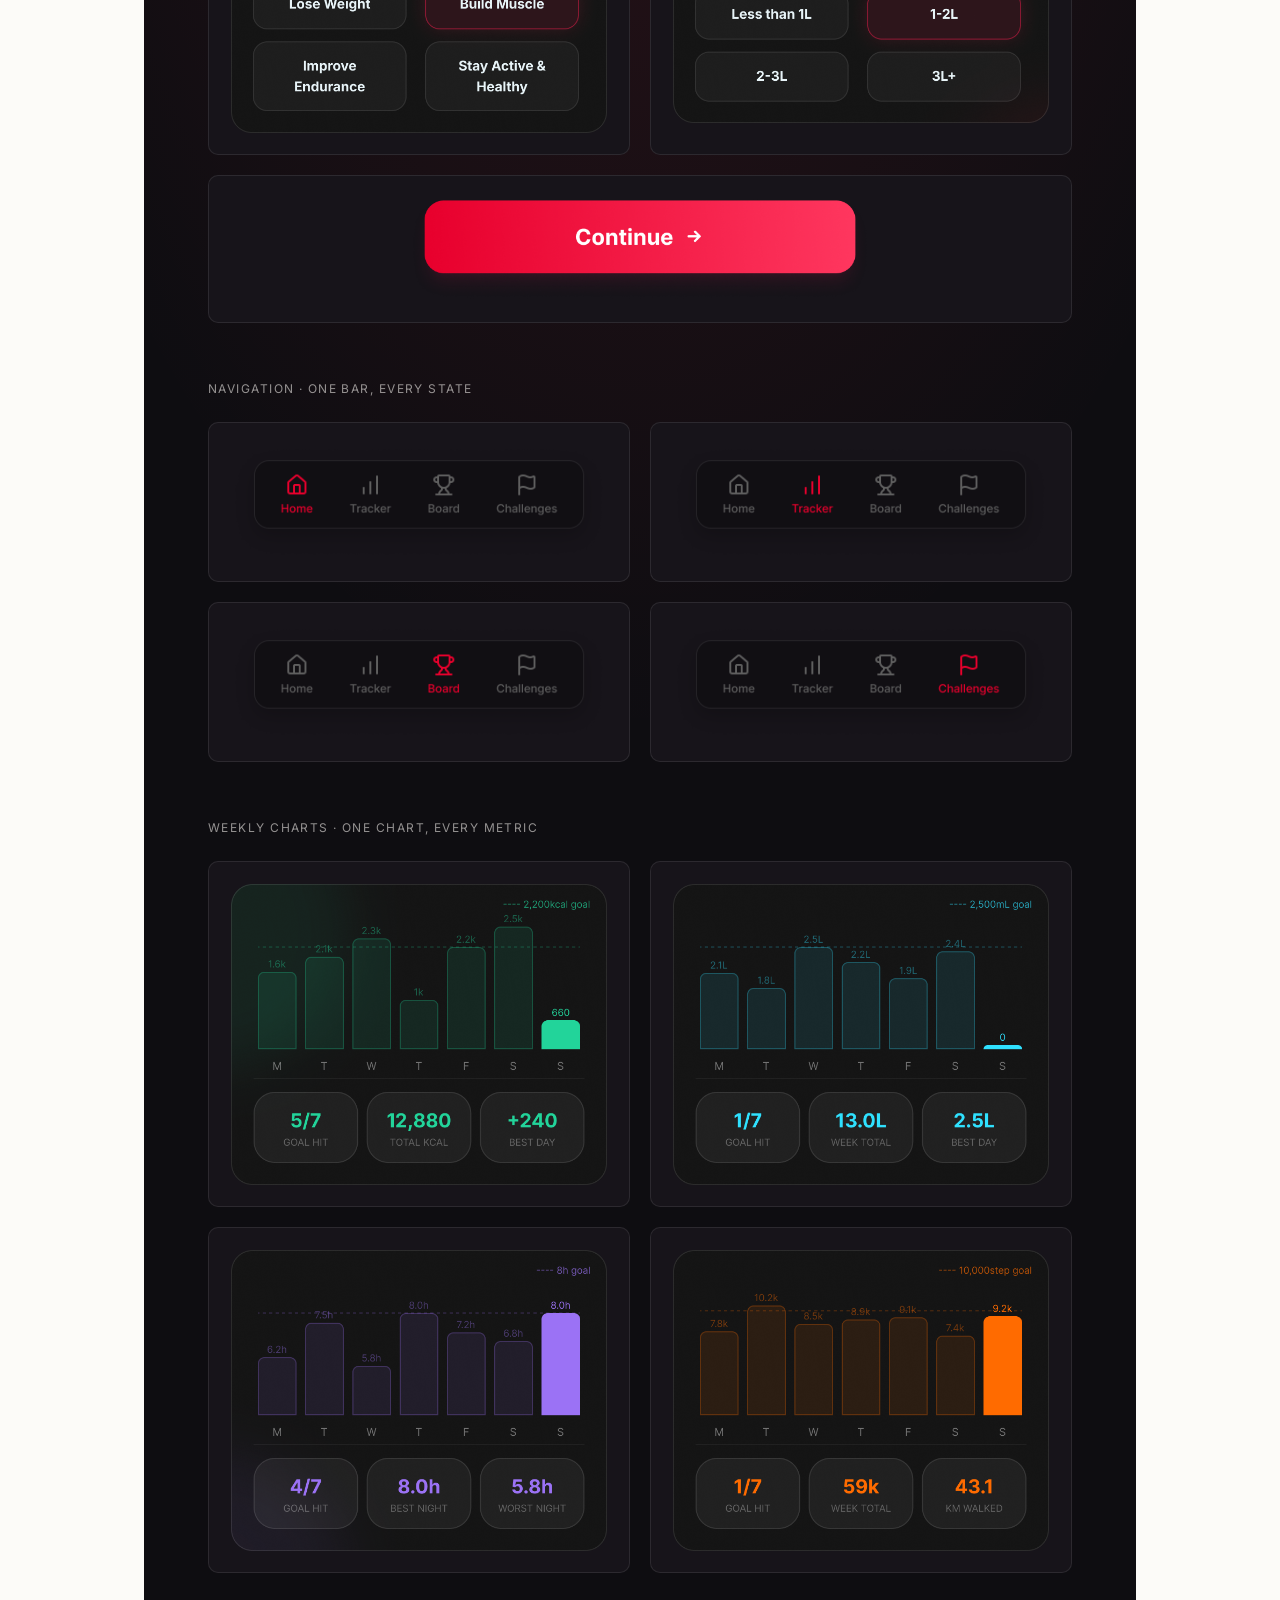
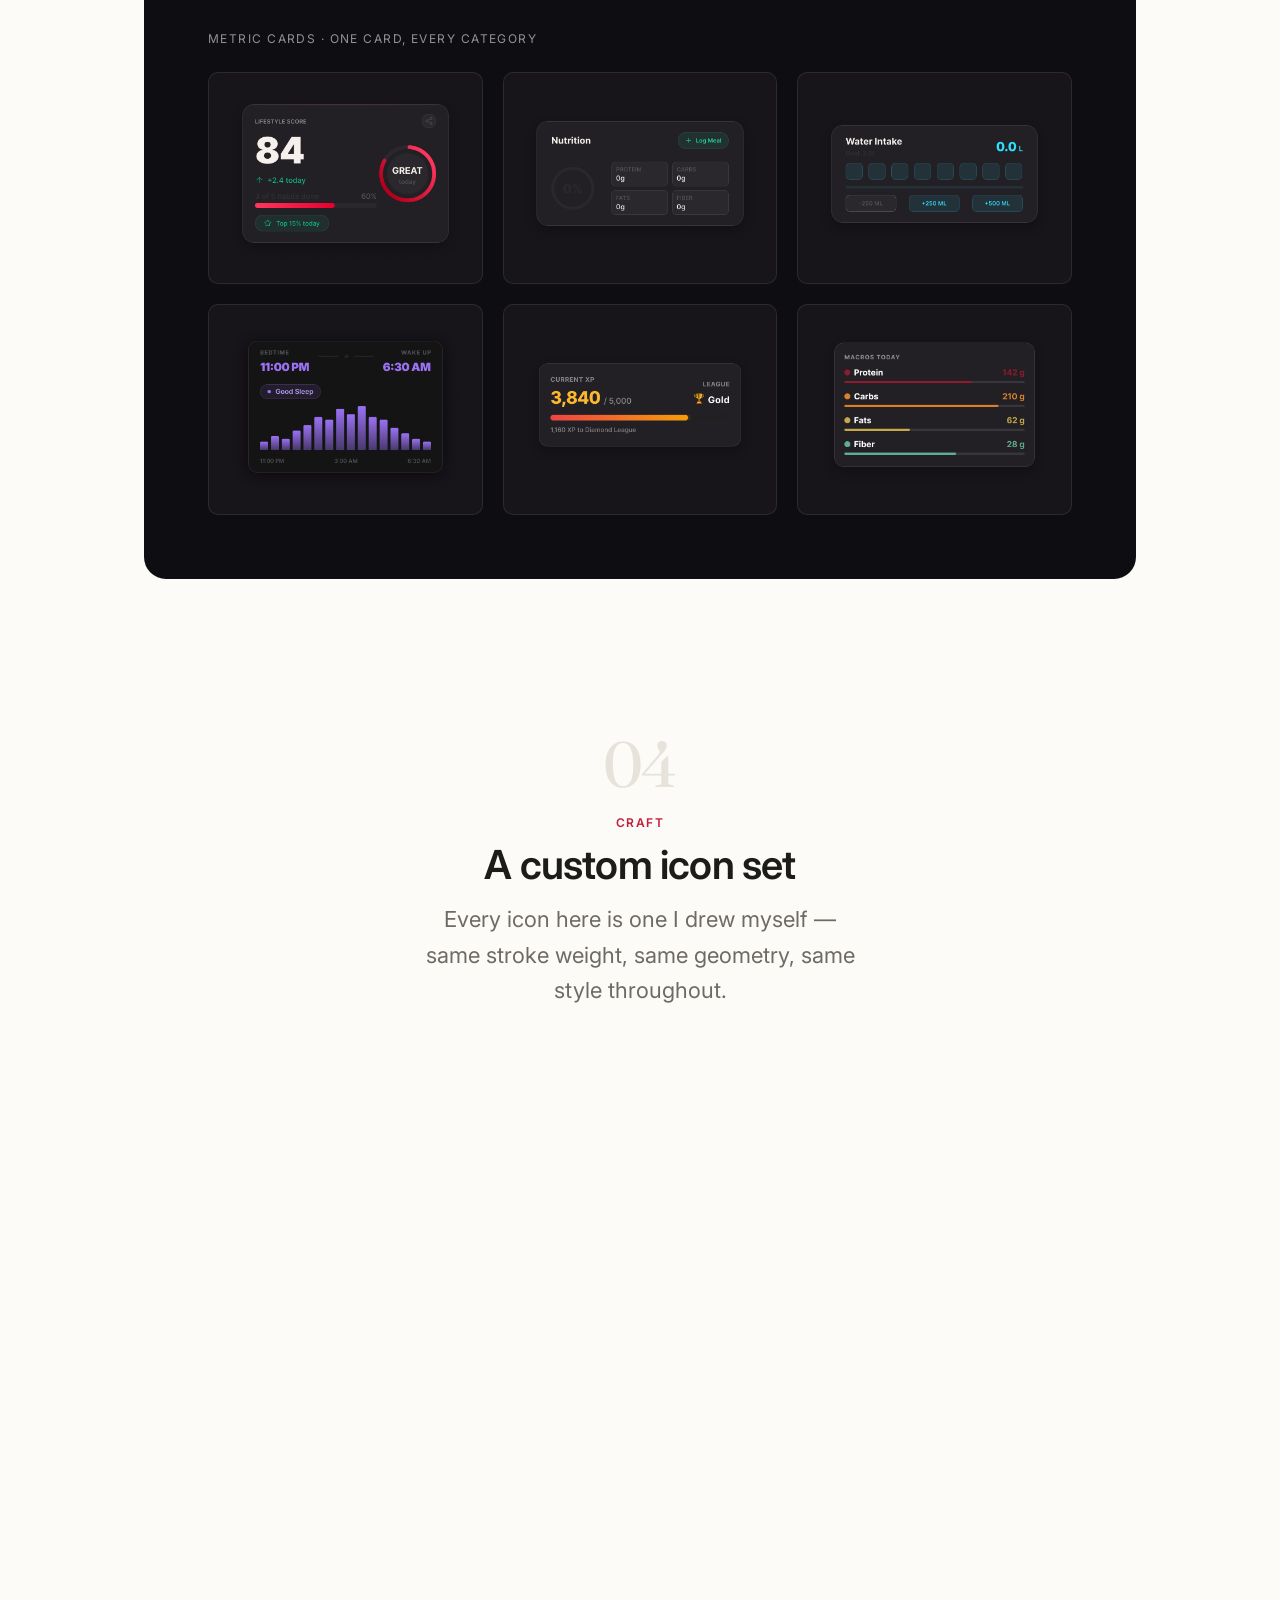
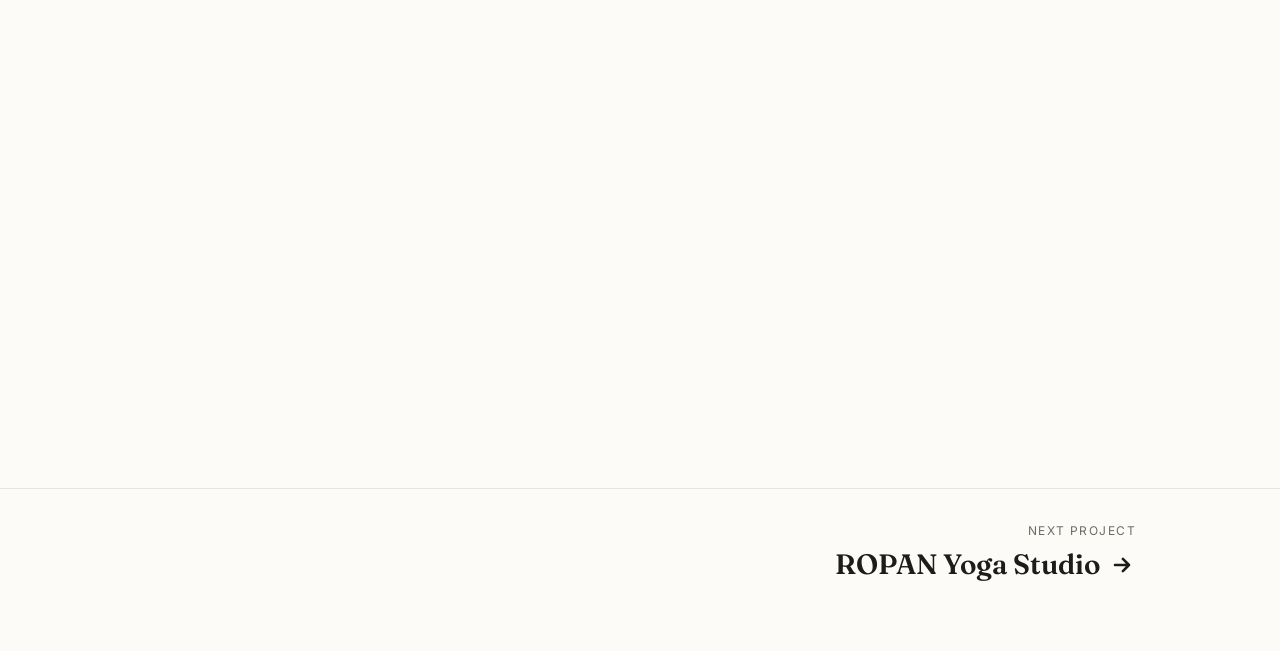
<file: klymb/index.html>
<!DOCTYPE html>
<html lang="en">
<head>
  <meta charset="UTF-8" />
  <meta name="viewport" content="width=device-width, initial-scale=1.0" />

  <title>Ayush Warrier | KLYMB</title>
  <meta name="description" content="A fitness and lifestyle app I designed from the ground up as founding product designer — the product thinking, the design system, and the build, from idea to TestFlight." />
  <meta name="author" content="Ayush Warrier" />
  <link rel="canonical" href="https://warrierayush.me/klymb" />

  <!-- Open Graph -->
  <meta property="og:title" content="Ayush Warrier | KLYMB" />
  <meta property="og:description" content="A fitness and lifestyle app I designed from the ground up as founding product designer — the product thinking, the design system, and the build, from idea to TestFlight." />
  <meta property="og:type" content="article" />
  <meta property="og:url" content="https://warrierayush.me/klymb" />
  <meta property="og:image" content="https://warrierayush.me/assets/og-image.png" />
  <meta property="og:image:width" content="1200" />
  <meta property="og:image:height" content="630" />
  <meta property="og:site_name" content="Ayush Warrier" />

  <!-- Twitter Card -->
  <meta name="twitter:card" content="summary_large_image" />
  <meta name="twitter:title" content="Ayush Warrier | KLYMB" />
  <meta name="twitter:description" content="A fitness and lifestyle app I designed from the ground up as founding product designer — the product thinking, the design system, and the build, from idea to TestFlight." />
  <meta name="twitter:image" content="https://warrierayush.me/assets/og-image.png" />

  <!-- Icons / PWA -->
  <link rel="icon" href="../assets/favicon.ico" sizes="32x32" />
  <link rel="icon" href="../assets/favicon.svg" type="image/svg+xml" />
  <link rel="icon" href="../assets/favicon-16x16.png" sizes="16x16" type="image/png" />
  <link rel="icon" href="../assets/favicon-32x32.png" sizes="32x32" type="image/png" />
  <link rel="apple-touch-icon" href="../assets/apple-touch-icon.png" />
  <link rel="manifest" href="../site.webmanifest" />
  <meta name="theme-color" content="#FCFBF8" />

  <link rel="preconnect" href="https://fonts.googleapis.com" />
  <link rel="preconnect" href="https://fonts.gstatic.com" crossorigin />
  <link
    href="https://fonts.googleapis.com/css2?family=Fraunces:opsz,wght@9..144,400;9..144,500;9..144,600&family=Inter:wght@400;500;600&display=swap"
    rel="stylesheet"
  />

  <link rel="stylesheet" href="../css/variables.css" />
  <link rel="stylesheet" href="../css/base.css" />
  <link rel="stylesheet" href="../css/components.css" />
  <link rel="stylesheet" href="../css/nav.css" />
  <link rel="stylesheet" href="../css/klymb.css" />

  <!--
    KLYMB CASE STUDY.
    Light editorial page with dark product "stages". Evidence-driven:
    every section shows real work from the Portfolio_V1 assets — no
    invented UI. Order follows the story: product thinking first, then
    the product, the system, craft, engineering and brand.
  -->
</head>

<body class="cs">
  <a class="skip-link" href="#k-hero">Skip to content</a>

  <header class="nav" id="top">
    <div class="container nav__inner">
      <a class="nav__brand" href="/" aria-label="Ayush Warrier — home">aw<span class="nav__brand-mark">#</span></a>
      <nav class="nav__links" aria-label="Primary">
        <ul class="nav__list" data-nav-list>
          <li><a class="nav__link" href="/#work">Work</a></li>
          <li><a class="nav__link" href="/#about">About</a></li>
          <li><a class="nav__link nav__link--alt" href="/playground">Playground</a></li>
          <li class="nav__resume-mobile">
            <a class="btn btn--accent nav__resume" href="../assets/Ayush_Warrier_Resume.pdf" target="_blank" rel="noopener">
              Resume
              <svg class="btn__icon" viewBox="0 0 16 16" fill="none" aria-hidden="true">
                <path d="M4.5 2.5h4.586a1 1 0 0 1 .707.293l1.914 1.914a1 1 0 0 1 .293.707V13.5a1 1 0 0 1-1 1h-6.5a1 1 0 0 1-1-1v-10a1 1 0 0 1 1-1Z" stroke="currentColor" stroke-width="1.3" stroke-linejoin="round" />
                <path d="M9 2.5V5a1 1 0 0 0 1 1h2.4" stroke="currentColor" stroke-width="1.3" stroke-linejoin="round" />
              </svg>
            </a>
          </li>
        </ul>
      </nav>
      <a class="btn btn--accent nav__resume nav__resume-desktop" href="../assets/Ayush_Warrier_Resume.pdf" target="_blank" rel="noopener">
        Resume
        <svg class="btn__icon" viewBox="0 0 16 16" fill="none" aria-hidden="true">
          <path d="M4.5 2.5h4.586a1 1 0 0 1 .707.293l1.914 1.914a1 1 0 0 1 .293.707V13.5a1 1 0 0 1-1 1h-6.5a1 1 0 0 1-1-1v-10a1 1 0 0 1 1-1Z" stroke="currentColor" stroke-width="1.3" stroke-linejoin="round" />
          <path d="M9 2.5V5a1 1 0 0 0 1 1h2.4" stroke="currentColor" stroke-width="1.3" stroke-linejoin="round" />
        </svg>
      </a>
      <button class="nav__toggle" type="button" aria-label="Open menu" aria-expanded="false" aria-controls="mobile-nav" data-nav-toggle>
        <span class="nav__toggle-bar"></span>
        <span class="nav__toggle-bar"></span>
      </button>
    </div>
  </header>

  <main id="main">

    <!-- ═══ 00 · HERO ═══ -->
    <section class="k-hero" id="k-hero" aria-labelledby="k-hero-title">
      <div class="container">
        <div class="k-hero__masthead" data-reveal>
          <p class="k-hero__eyebrow">Case Study</p>
          <h1 class="k-hero__title" id="k-hero-title">KLYMB</h1>
          <p class="k-hero__oneline">
            A fitness and lifestyle app built around one daily score. I was the
            founding product designer, shaping the product and building its
            design system from scratch.
          </p>
          <dl class="k-hero__meta">
            <div><dt>Role</dt><dd>Founding Product Designer</dd></div>
            <div><dt>Type</dt><dd>B2C startup</dd></div>
            <div><dt>Platform</dt><dd>Mobile app</dd></div>
            <div><dt>Timeline</dt><dd>2026</dd></div>
          </dl>
        </div>
      </div>

      <div class="container">
        <div class="k-hero__stage" data-reveal>
          <div class="k-hero__screens">
            <figure class="screen screen--crop k-hero__screen k-hero__screen--side" style="--crop: 9/16;">
              <img src="../assets/klymb/designs/challenges.png" alt="KLYMB challenges screen — crew battles and a live leaderboard" loading="eager" />
            </figure>
            <figure class="screen screen--crop k-hero__screen k-hero__screen--lead" style="--crop: 9/17.5;">
              <img src="../assets/klymb/designs/home_screen.png" alt="KLYMB home screen — the daily Lifestyle Score with habit progress and live health stats" loading="eager" fetchpriority="high" />
            </figure>
            <figure class="screen screen--crop k-hero__screen k-hero__screen--side" style="--crop: 9/16;">
              <img src="../assets/klymb/designs/tracker_screen.png" alt="KLYMB tracker screen — daily completion and habit pillars" loading="eager" />
            </figure>
          </div>
        </div>
      </div>
    </section>

    <!-- ═══ 02 · PRODUCT THINKING ═══ -->
    <section class="chapter" id="thinking" aria-labelledby="thinking-title">
      <div class="container">
        <header class="chapter__head" data-reveal>
          <span class="chapter__index">01</span>
          <span class="chapter__eyebrow">Product thinking</span>
          <h2 class="chapter__title" id="thinking-title">Thinking beyond the screen</h2>
          <p class="chapter__lead">
            Some of the most useful work I did here wasn't a polished screen —
            it was noticing what the product needed and raising it early.
          </p>
        </header>
      </div>

      <!-- Onboarding — a UX problem I raised -->
      <div class="moment" data-reveal>
        <div class="container">
          <div class="pt__lead">
            <p class="insight__kicker">A problem I raised</p>
            <p class="insight__statement">Five full screens stood between a new user and the app.</p>
            <div class="pt__do">
              <p class="pt__do-label">What I did</p>
              <p class="pt__do-text">
                I flagged it to the founders as a retention risk, not a polish
                issue — five screens is a lot to sit through before you've even
                opened the app.
              </p>
            </div>
          </div>
        </div>
        <div class="container">
          <div class="stage onboarding-stage">
            <div class="onboarding-set">
              <figure class="screen"><img src="../assets/klymb/designs/onboarding_1.png" alt="Onboarding screen 1 — workout tracking" loading="lazy" /></figure>
              <figure class="screen"><img src="../assets/klymb/designs/onboarding_2.png" alt="Onboarding screen 2 — nutrition" loading="lazy" /></figure>
              <figure class="screen"><img src="../assets/klymb/designs/onboarding_3.png" alt="Onboarding screen 3 — sleep" loading="lazy" /></figure>
              <figure class="screen"><img src="../assets/klymb/designs/onboarding_4.png" alt="Onboarding screen 4 — hydration" loading="lazy" /></figure>
              <figure class="screen"><img src="../assets/klymb/designs/onboarding_5.png" alt="Onboarding screen 5 — XP and leaderboard" loading="lazy" /></figure>
            </div>
          </div>
        </div>
      </div>

      <!-- Product evolution — the score, renamed through iteration -->
      <div class="moment" data-reveal>
        <div class="container">
          <div class="pt__lead pt__lead--center">
            <p class="insight__kicker">Product evolution</p>
            <p class="insight__statement">We didn't get the core score's name right the first time.</p>
          </div>
          <div class="stage">
            <div class="compare">
              <div class="compare__item">
                <figure class="screen screen--crop" style="--crop: 4/5;">
                  <img src="../assets/klymb/wireframes/wireframe-home_screen.png" alt="Earlier home design — the score labelled Daily Potential" loading="lazy" />
                </figure>
                <span class="compare__tag">Earlier — &ldquo;Daily Potential&rdquo;</span>
              </div>
              <div class="compare__arrow" aria-hidden="true">
                <svg viewBox="0 0 24 24" fill="none"><path d="M4 12h16M14 6l6 6-6 6" stroke="currentColor" stroke-width="1.6" stroke-linecap="round" stroke-linejoin="round"/></svg>
              </div>
              <div class="compare__item">
                <figure class="screen screen--crop" style="--crop: 4/5;">
                  <img src="../assets/klymb/designs/home_screen.png" alt="Final home design — the score renamed Lifestyle Score, with habit progress" loading="lazy" />
                </figure>
                <span class="compare__tag">Final — &ldquo;Lifestyle Score&rdquo;</span>
              </div>
            </div>
          </div>
          <p class="moment__caption">
            &ldquo;Daily Potential&rdquo; made it sound like something you hadn't
            earned yet. &ldquo;Lifestyle Score&rdquo; reads as the whole day,
            good or bad. Small change, but it shifted how the entire screen
            felt.
          </p>
        </div>
      </div>

      <!-- A product idea I proposed — the mascot (side-by-side: text leads, artifact follows) -->
      <div class="moment" data-reveal>
        <div class="container">
          <div class="pt pt--mascot">
            <div class="pt__lead">
              <p class="insight__kicker">An idea I proposed</p>
              <p class="insight__statement">Turning the logo into a mascot.</p>
              <p class="insight__text">
                In a founder discussion I suggested turning the logo's climbing
                figure into a full character — something with personality
                outside the app, for share cards and social. It landed well,
                but we parked it until after the MVP. Not final artwork, just
                an idea I threw out there.
              </p>
            </div>
            <div class="proposal">
              <figure class="proposal__glyph">
                <img src="../assets/klymb/branding/icon_logo.svg" alt="The KLYMB logo — a climbing figure forming a K" loading="lazy" />
              </figure>
              <span class="proposal__arrow" aria-hidden="true">
                <svg viewBox="0 0 24 24" fill="none"><path d="M4 12h16M14 6l6 6-6 6" stroke="currentColor" stroke-width="1.6" stroke-linecap="round" stroke-linejoin="round"/></svg>
              </span>
              <figure class="proposal__glyph proposal__glyph--concept">
                <img src="../assets/klymb/branding/mascot_concept.svg" alt="An early mascot concept extending the logo figure into a character" loading="lazy" />
              </figure>
            </div>
          </div>
        </div>
      </div>
    </section>

    <!-- ═══ 03 · CORE EXPERIENCE ═══ -->
    <section class="chapter" id="product" aria-labelledby="product-title">
      <div class="container">
        <header class="chapter__head" data-reveal>
          <span class="chapter__index">02</span>
          <span class="chapter__eyebrow">The product</span>
          <h2 class="chapter__title" id="product-title">The experience, up close</h2>
          <p class="chapter__lead">
            Home and the tracker are where people spend most of their time in
            the app. Here they are in full — not cropped down to fit a layout.
          </p>
        </header>

        <div class="stage" data-reveal>
          <div class="exp__screens">
            <figure class="exp__screen">
              <p class="stage__label">Home</p>
              <span class="screen screen--tall"><img src="../assets/klymb/designs/home_screen.png" alt="The full KLYMB home screen — Lifestyle Score, water, nutrition, live health stats and trackers" loading="lazy" /></span>
            </figure>
            <figure class="exp__screen">
              <p class="stage__label">Tracker</p>
              <span class="screen screen--tall"><img src="../assets/klymb/designs/tracker_screen.png" alt="The full KLYMB tracker screen — daily completion, habit pillars, steps and timeline" loading="lazy" /></span>
            </figure>
          </div>
        </div>
      </div>

      <!-- Nutrition — the two ways to log a meal -->
      <div class="container">
        <div class="nutrition-text" data-reveal>
          <p class="feature__kicker">Nutrition</p>
          <h3 class="feature__title">Two ways to log a meal, one default</h3>
          <p class="feature__note">
            Scanning a barcode fills in the nutrition instantly — no typing, no
            searching. If there's no barcode, you can search or log a meal by
            hand instead. I made scanning the default because the less friction
            there is, the more likely people actually keep the habit up.
          </p>
        </div>
      </div>

      <div class="container">
        <div class="nutrition-showcase" data-reveal>
          <figure class="screen"><img src="../assets/klymb/designs/nutrition_scan.png" alt="KLYMB barcode scanner — scan packaged food to look up nutrition instantly" loading="lazy" /></figure>
          <figure class="screen"><img src="../assets/klymb/designs/nutrition_log.png" alt="KLYMB meal log — search foods, browse recent meals, or log a custom meal" loading="lazy" /></figure>
        </div>
      </div>
    </section>

    <!-- ═══ 04 · DESIGN SYSTEM ═══ -->
    <section class="chapter" id="system" aria-labelledby="system-title">
      <div class="container">
        <header class="chapter__head" data-reveal>
          <span class="chapter__index">03</span>
          <span class="chapter__eyebrow">Design system</span>
          <h2 class="chapter__title" id="system-title">One pattern, every category</h2>
          <p class="chapter__lead">
            As the product grew, I leaned on one shared set of components
            instead of custom-building each screen — nutrition, hydration,
            sleep, whatever came next just reused the same card.
          </p>
        </header>

        <div class="stage" data-reveal>
          <div class="ds">
            <div class="ds-group">
              <p class="ds-group__label">Forms &amp; selection</p>
              <div class="ds-grid ds-grid--forms">
                <div class="ds-item"><img src="../assets/klymb/components/input-email.png" alt="Email input field" loading="lazy" /></div>
                <div class="ds-item"><img src="../assets/klymb/components/input-password.png" alt="Password input field" loading="lazy" /></div>
                <div class="ds-item"><img src="../assets/klymb/components/input-select-fitness_goal.png" alt="Fitness-goal selection card" loading="lazy" /></div>
                <div class="ds-item"><img src="../assets/klymb/components/input-select-hydration_goal.png" alt="Hydration-goal selection card" loading="lazy" /></div>
                <div class="ds-item ds-item--span"><img src="../assets/klymb/components/button.png" alt="Primary call-to-action button" loading="lazy" /></div>
              </div>
            </div>

            <div class="ds-group">
              <p class="ds-group__label">Navigation · one bar, every state</p>
              <div class="ds-grid ds-grid--nav">
                <div class="ds-item"><img src="../assets/klymb/components/navbar-home.png" alt="Bottom navigation — Home active" loading="lazy" /></div>
                <div class="ds-item"><img src="../assets/klymb/components/navbar-tracker.png" alt="Bottom navigation — Tracker active" loading="lazy" /></div>
                <div class="ds-item"><img src="../assets/klymb/components/navbar-leaderboard.png" alt="Bottom navigation — Board active" loading="lazy" /></div>
                <div class="ds-item"><img src="../assets/klymb/components/navbar-challenges.png" alt="Bottom navigation — Challenges active" loading="lazy" /></div>
              </div>
            </div>

            <div class="ds-group">
              <p class="ds-group__label">Weekly charts · one chart, every metric</p>
              <div class="ds-grid ds-grid--charts">
                <div class="ds-item"><img src="../assets/klymb/components/card-weekly_chart-nutrition.png" alt="Weekly nutrition chart" loading="lazy" /></div>
                <div class="ds-item"><img src="../assets/klymb/components/card-weekly_chart-hydration.png" alt="Weekly hydration chart" loading="lazy" /></div>
                <div class="ds-item"><img src="../assets/klymb/components/card-weekly_chart-sleep.png" alt="Weekly sleep chart" loading="lazy" /></div>
                <div class="ds-item"><img src="../assets/klymb/components/card-weekly_chart-steps.png" alt="Weekly steps chart" loading="lazy" /></div>
              </div>
            </div>

            <div class="ds-group">
              <p class="ds-group__label">Metric cards · one card, every category</p>
              <div class="ds-grid ds-grid--cards">
                <div class="ds-item"><img src="../assets/klymb/components/card_lifestyle_score.png" alt="Lifestyle score card" loading="lazy" /></div>
                <div class="ds-item"><img src="../assets/klymb/components/card-nutrition.png" alt="Nutrition / macros card" loading="lazy" /></div>
                <div class="ds-item"><img src="../assets/klymb/components/card-hydration.png" alt="Water intake card" loading="lazy" /></div>
                <div class="ds-item"><img src="../assets/klymb/components/card-sleep.png" alt="Sleep card" loading="lazy" /></div>
                <div class="ds-item"><img src="../assets/klymb/components/card-xp_tracker.png" alt="XP and league card" loading="lazy" /></div>
                <div class="ds-item"><img src="../assets/klymb/components/card-calories.png" alt="Macros breakdown card" loading="lazy" /></div>
              </div>
            </div>
          </div>
        </div>
      </div>
    </section>

    <!-- ═══ 05 · ICONS ═══ -->
    <section class="chapter" id="icons" aria-labelledby="icons-title">
      <div class="container">
        <header class="chapter__head chapter__head--center" data-reveal>
          <span class="chapter__index">04</span>
          <span class="chapter__eyebrow">Craft</span>
          <h2 class="chapter__title" id="icons-title">A custom icon set</h2>
          <p class="chapter__lead">
            Every icon here is one I drew myself — same stroke weight, same
            geometry, same style throughout.
          </p>
        </header>

        <figure class="icons__sheet" data-reveal>
          <img src="../assets/klymb/more/icons.png" alt="The full KLYMB custom icon library at a consistent stroke and geometry" loading="lazy" />
          <figcaption class="icons__caption">Over 200 icons, drawn to one system.</figcaption>
        </figure>
      </div>
    </section>

    <!-- ═══ 06 · BEYOND FIGMA ═══ -->
    <section class="chapter" id="engineering" aria-labelledby="engineering-title">
      <div class="container">
        <header class="chapter__head" data-reveal>
          <span class="chapter__index">05</span>
          <span class="chapter__eyebrow">Beyond Figma</span>
          <h2 class="chapter__title" id="engineering-title">The work didn't stop at handoff</h2>
          <p class="chapter__lead">
            I didn't just hand off the designs and move on. I ran builds
            through TestFlight myself, found bugs, wrote them up, and worked
            with the developer until each one actually got fixed.
          </p>
        </header>

        <figure class="tracker-sheet" data-reveal>
          <img src="../assets/klymb/engineering/bug_tracker.png" alt="My KLYMB bug tracker — issue type, description, status and developer notes across dozens of real entries" loading="lazy" />
          <figcaption class="tracker-sheet__caption">
            My actual bug tracker — every issue categorised, a status for each
            one, and a running back-and-forth with engineering until it was
            fixed.
          </figcaption>
        </figure>
      </div>
    </section>

    <!-- ═══ 07 · SHARE CARDS ═══ -->
    <section class="chapter" id="brand" aria-labelledby="brand-title">
      <div class="container">
        <header class="chapter__head" data-reveal>
          <span class="chapter__index">06</span>
          <span class="chapter__eyebrow">Brand</span>
          <h2 class="chapter__title" id="brand-title">Designed to be shared</h2>
          <p class="chapter__lead">
            I designed these so a finished workout or a good day's numbers
            actually felt worth posting — and so KLYMB stayed recognisable
            wherever they ended up.
          </p>
        </header>

        <div class="stage" data-reveal>
          <div class="share-set">
            <figure class="share-card"><img src="../assets/klymb/designs/share_card-running.png" alt="KLYMB running share card" loading="lazy" /></figure>
            <figure class="share-card"><img src="../assets/klymb/designs/share_card-steps.png" alt="KLYMB steps share card" loading="lazy" /></figure>
            <figure class="share-card share-card--wide"><img src="../assets/klymb/designs/share_card-nutrition.png" alt="KLYMB nutrition share card" loading="lazy" /></figure>
          </div>
        </div>
      </div>
    </section>

    <!-- ═══ 08 · REFLECTION ═══ -->
    <section class="chapter chapter--tight reflection" aria-labelledby="reflection-title">
      <div class="container">
        <div class="reflection__inner" data-reveal>
          <span class="chapter__eyebrow">Reflection</span>
          <h2 class="reflection__title" id="reflection-title">What KLYMB taught me</h2>
          <p class="reflection__text">
            KLYMB wasn't your typical case study. Being on an early-stage team
            meant working right alongside the founders and tech lead to
            figure out real problems, like how to keep users coming back. I
            wore a lot of hats — jumping from core UX, to learning how to draw
            icons, to mocking up share cards.
          </p>
          <p class="reflection__text">
            That fast pace taught me that product design doesn't end in
            Figma. The work that actually mattered most — spotting issues
            early, keeping things organized as we grew, and sitting with
            engineering during the build — was rarely about just
            &ldquo;designing screens.&rdquo; And that's exactly the kind of
            designer I want to be.
          </p>
        </div>
      </div>
    </section>

  </main>

  <nav class="project-nav" aria-label="Project navigation">
    <div class="container project-nav__inner">
      <a class="project-nav__next" href="/ropan">
        <span class="project-nav__next-label">Next project</span>
        <span class="project-nav__next-name">
          ROPAN Yoga Studio
          <svg class="btn__icon" viewBox="0 0 16 16" fill="none" aria-hidden="true">
            <path d="M4 8h8M8.5 4.5 12 8l-3.5 3.5" stroke="currentColor" stroke-width="1.5" stroke-linecap="round" stroke-linejoin="round" />
          </svg>
        </span>
      </a>
    </div>
  </nav>

  <script src="../js/nav.js" defer></script>
  <script src="../js/reveal.js" defer></script>
</body>
</html>
</file>
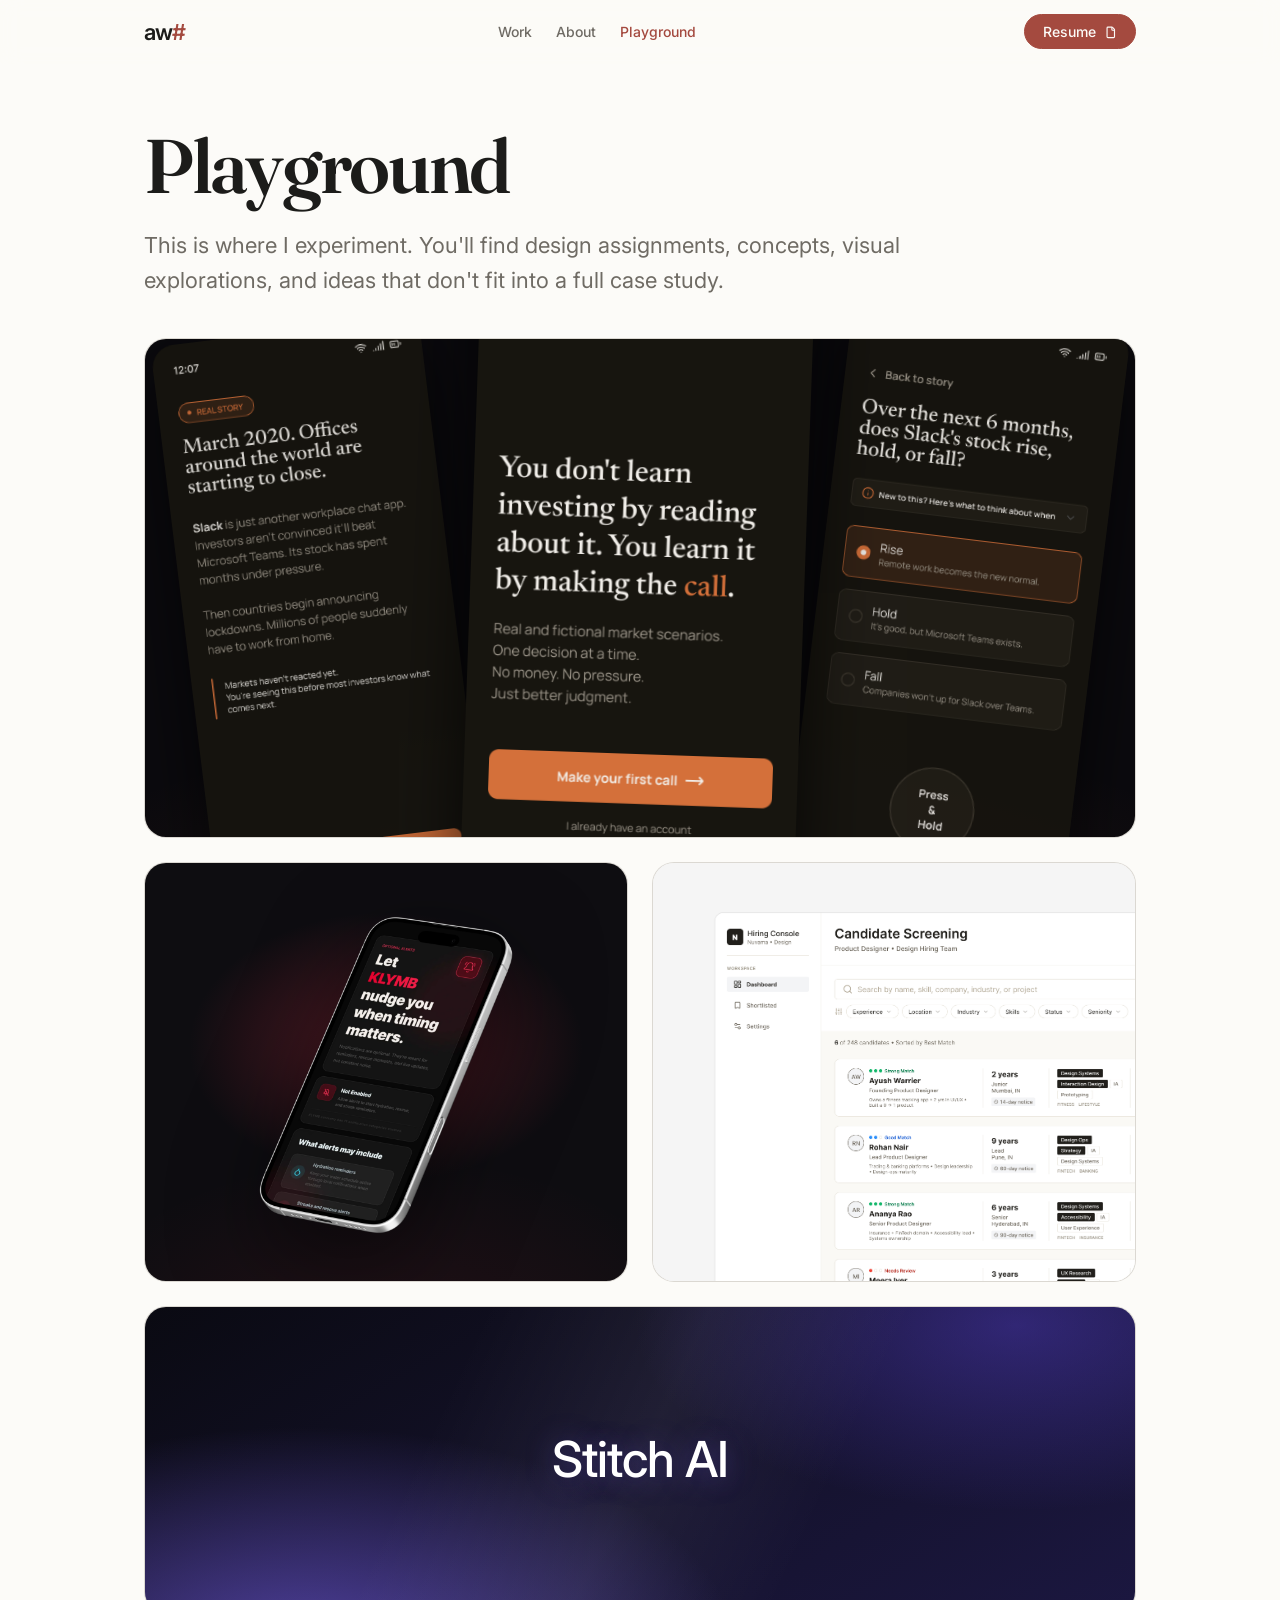
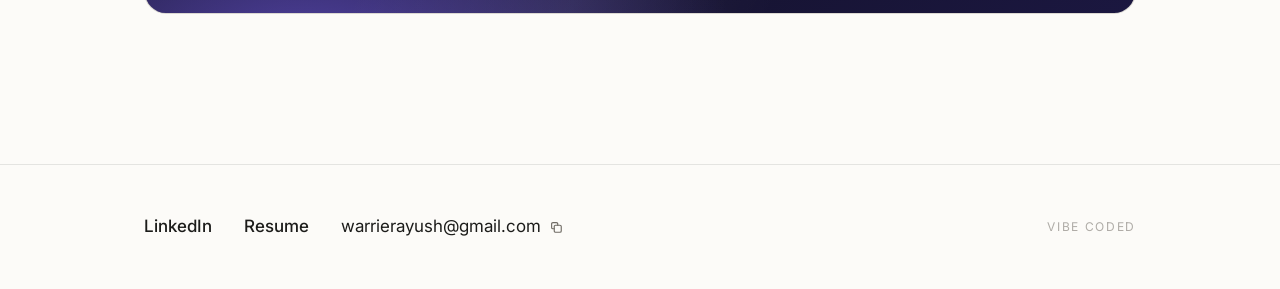
<file: playground/index.html>
<!DOCTYPE html>
<html lang="en">
<head>
  <meta charset="UTF-8" />
  <meta name="viewport" content="width=device-width, initial-scale=1.0" />

  <title>Ayush Warrier | Playground</title>
  <meta name="description" content="Playground — where I experiment. Design assignments, concepts, visual explorations and ideas that don't fit into a full case study." />
  <meta name="author" content="Ayush Warrier" />
  <link rel="canonical" href="https://warrierayush.me/playground" />

  <!-- Open Graph -->
  <meta property="og:title" content="Ayush Warrier | Playground" />
  <meta property="og:description" content="Playground — where I experiment. Design assignments, concepts, visual explorations and ideas that don't fit into a full case study." />
  <meta property="og:type" content="website" />
  <meta property="og:url" content="https://warrierayush.me/playground" />
  <meta property="og:image" content="https://warrierayush.me/assets/og-image.png" />
  <meta property="og:image:width" content="1200" />
  <meta property="og:image:height" content="630" />
  <meta property="og:site_name" content="Ayush Warrier" />

  <!-- Twitter Card -->
  <meta name="twitter:card" content="summary_large_image" />
  <meta name="twitter:title" content="Ayush Warrier | Playground" />
  <meta name="twitter:description" content="Playground — where I experiment. Design assignments, concepts, visual explorations and ideas that don't fit into a full case study." />
  <meta name="twitter:image" content="https://warrierayush.me/assets/og-image.png" />

  <!-- Icons -->
  <link rel="icon" href="assets/images/favicon.ico" sizes="32x32" />
  <link rel="icon" href="assets/images/favicon.svg" type="image/svg+xml" />
  <link rel="icon" href="assets/images/favicon-16x16.png" sizes="16x16" type="image/png" />
  <link rel="icon" href="assets/images/favicon-32x32.png" sizes="32x32" type="image/png" />
  <link rel="apple-touch-icon" href="assets/images/apple-touch-icon.png" />
  <link rel="manifest" href="../site.webmanifest" />
  <meta name="theme-color" content="#FCFBF8" />

  <link rel="preconnect" href="https://fonts.googleapis.com" />
  <link rel="preconnect" href="https://fonts.gstatic.com" crossorigin />
  <link
    href="https://fonts.googleapis.com/css2?family=Fraunces:opsz,wght@9..144,400;9..144,500;9..144,600&family=Inter:wght@400;500;600&display=swap"
    rel="stylesheet"
  />

  <link rel="stylesheet" href="assets/css/variables.css" />
  <link rel="stylesheet" href="assets/css/base.css" />
  <link rel="stylesheet" href="assets/css/components.css" />
  <link rel="stylesheet" href="assets/css/nav.css" />
  <link rel="stylesheet" href="assets/css/footer.css" />
  <link rel="stylesheet" href="assets/css/home.css" />

  <!--
    PLAYGROUND HOME — the landing page for the Playground, sibling
    to each self-contained project folder. Portfolio nav + footer,
    a two-sentence intro, then a four-tile bento grid. Every
    thumbnail is handcrafted: Nerve is a scattered screen
    composition, More KLYMB uses the supplied transparent mockup
    over a crimson glow, Candidate Screening reuses its own case
    study thumbnail, and Stitch AI is a custom branded panel. The
    projects are the focus.
  -->
</head>

<body class="pg-home">
  <a class="skip-link" href="#main">Skip to content</a>

  <header class="nav" id="top">
    <div class="container nav__inner">
      <a class="nav__brand" href="/" aria-label="Ayush Warrier — home">aw<span class="nav__brand-mark">#</span></a>
      <nav class="nav__links" aria-label="Primary">
        <ul class="nav__list" data-nav-list>
          <li><a class="nav__link" href="/#work">Work</a></li>
          <li><a class="nav__link" href="/#about">About</a></li>
          <li><a class="nav__link nav__link--alt is-active" href="/playground" aria-current="page">Playground</a></li>
          <li class="nav__resume-mobile">
            <a class="btn btn--accent nav__resume" href="assets/Ayush_Warrier_Resume.pdf" target="_blank" rel="noopener">
              Resume
              <svg class="btn__icon" viewBox="0 0 16 16" fill="none" aria-hidden="true">
                <path d="M4.5 2.5h4.586a1 1 0 0 1 .707.293l1.914 1.914a1 1 0 0 1 .293.707V13.5a1 1 0 0 1-1 1h-6.5a1 1 0 0 1-1-1v-10a1 1 0 0 1 1-1Z" stroke="currentColor" stroke-width="1.3" stroke-linejoin="round" />
                <path d="M9 2.5V5a1 1 0 0 0 1 1h2.4" stroke="currentColor" stroke-width="1.3" stroke-linejoin="round" />
              </svg>
            </a>
          </li>
        </ul>
      </nav>
      <a class="btn btn--accent nav__resume nav__resume-desktop" href="assets/Ayush_Warrier_Resume.pdf" target="_blank" rel="noopener">
        Resume
        <svg class="btn__icon" viewBox="0 0 16 16" fill="none" aria-hidden="true">
          <path d="M4.5 2.5h4.586a1 1 0 0 1 .707.293l1.914 1.914a1 1 0 0 1 .293.707V13.5a1 1 0 0 1-1 1h-6.5a1 1 0 0 1-1-1v-10a1 1 0 0 1 1-1Z" stroke="currentColor" stroke-width="1.3" stroke-linejoin="round" />
          <path d="M9 2.5V5a1 1 0 0 0 1 1h2.4" stroke="currentColor" stroke-width="1.3" stroke-linejoin="round" />
        </svg>
      </a>
      <button class="nav__toggle" type="button" aria-label="Open menu" aria-expanded="false" aria-controls="mobile-nav" data-nav-toggle>
        <span class="nav__toggle-bar"></span>
        <span class="nav__toggle-bar"></span>
      </button>
    </div>
  </header>

  <main id="main">

    <!-- ═══ INTRO ═══ -->
    <section class="home-hero" aria-labelledby="pg-heading">
      <div class="container">
        <h1 class="home-hero__title" id="pg-heading" data-reveal-load style="--reveal-order: 0">Playground</h1>
        <p class="home-hero__text" data-reveal-load style="--reveal-order: 1">
          This is where I experiment. You'll find design assignments,
          concepts, visual explorations, and ideas that don't fit into a
          full case study.
        </p>
      </div>
    </section>

    <!-- ═══ BENTO GRID ═══ -->
    <section class="bento-section" aria-label="Playground projects">
      <div class="container">
        <div class="bento">

          <!-- 01 · Nerve — full-width, a scattered screen composition -->
          <a class="bento__card bento__card--wide bento__card--nerve" href="nerve/" aria-label="Nerve — open project" data-reveal-load style="--reveal-order: 2">
            <span class="bento__thumb thumb--nerve">
              <img class="nerve-shot nerve-shot--left" src="nerve/assets/Story%20Screen.png" alt="" loading="eager" />
              <img class="nerve-shot nerve-shot--right" src="nerve/assets/Decision%20Screen.png" alt="" loading="eager" />
              <img class="nerve-shot nerve-shot--center" src="nerve/assets/Launch%20App%20Screen.png" alt="" loading="eager" />
            </span>
            <span class="bento__label">Nerve</span>
          </a>

          <!-- 02 · More KLYMB — supplied mockup over a crimson glow -->
          <a class="bento__card bento__card--klymb" href="more-klymb/" aria-label="More KLYMB — open project" data-reveal-load style="--reveal-order: 3">
            <span class="bento__thumb thumb--klymb">
              <img src="more-klymb/assets/more-klymb%28thumbnail%29.png" alt="" loading="eager" />
            </span>
            <span class="bento__label">More KLYMB</span>
          </a>

          <!-- 03 · Candidate Screening — the case study's own thumbnail -->
          <a class="bento__card bento__card--screening" href="candidate-screening/" aria-label="Candidate Screening — open project" data-reveal-load style="--reveal-order: 4">
            <span class="bento__thumb thumb--screening">
              <img src="candidate-screening/assets/Thumbnail.png" alt="" loading="eager" />
            </span>
            <span class="bento__label bento__label--stack">
              <span class="bento__label-title">Candidate Screening</span>
              <span class="bento__label-meta">Design Assignment · Dashboard</span>
            </span>
          </a>

          <!-- 04 · Testing with Stitch AI — full-width branded panel -->
          <a class="bento__card bento__card--wide bento__card--stitch" href="testing-stitch-ai/" aria-label="Testing with Stitch AI — open project" data-reveal-load style="--reveal-order: 5">
            <span class="bento__thumb thumb--stitch">
              <span class="stitch-word">Stitch AI</span>
            </span>
            <span class="bento__label">Testing with Stitch AI</span>
          </a>

        </div>
      </div>
    </section>

  </main>

  <footer class="site-footer" id="contact">
    <div class="container site-footer__inner">
      <ul class="site-footer__links">
        <li>
          <a class="link" href="https://www.linkedin.com/in/ayush-warrier/" target="_blank" rel="noopener">LinkedIn</a>
        </li>
        <li>
          <a class="link" href="assets/Ayush_Warrier_Resume.pdf" target="_blank" rel="noopener">Resume</a>
        </li>
        <li>
          <button class="link site-footer__copy" type="button" data-copy-email="warrierayush@gmail.com" aria-label="Copy email address, warrierayush@gmail.com">
            warrierayush@gmail.com
            <svg viewBox="0 0 16 16" fill="none" aria-hidden="true">
              <rect x="6" y="6" width="8" height="8" rx="1.5" stroke="currentColor" stroke-width="1.3" />
              <path d="M10 6V4.5A1.5 1.5 0 0 0 8.5 3h-4A1.5 1.5 0 0 0 3 4.5v4A1.5 1.5 0 0 0 4.5 10H6" stroke="currentColor" stroke-width="1.3" stroke-linecap="round" />
            </svg>
          </button>
        </li>
      </ul>

      <p class="site-footer__note">Vibe coded</p>
    </div>
  </footer>

  <div class="toast" role="status" aria-live="polite" data-toast></div>

  <script src="assets/js/nav.js" defer></script>
  <script src="assets/js/main.js" defer></script>
</body>
</html>
</file>
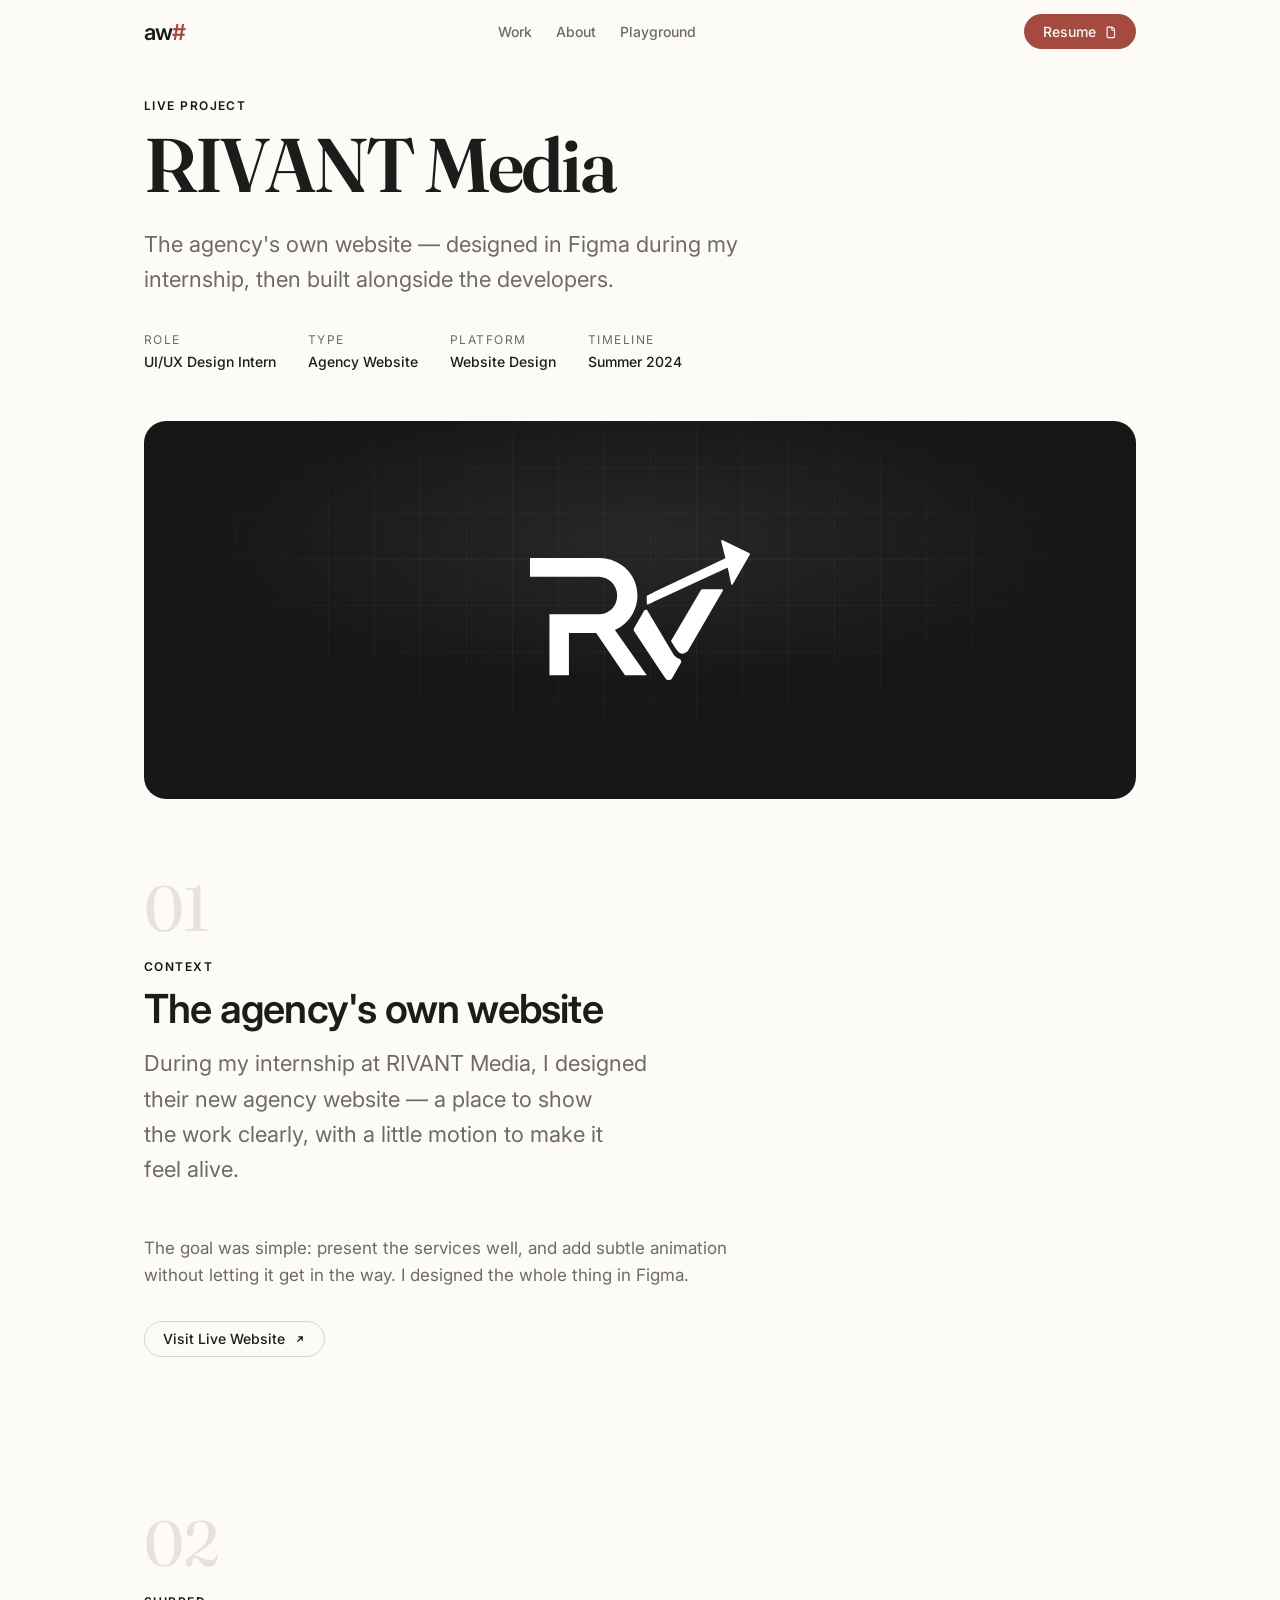
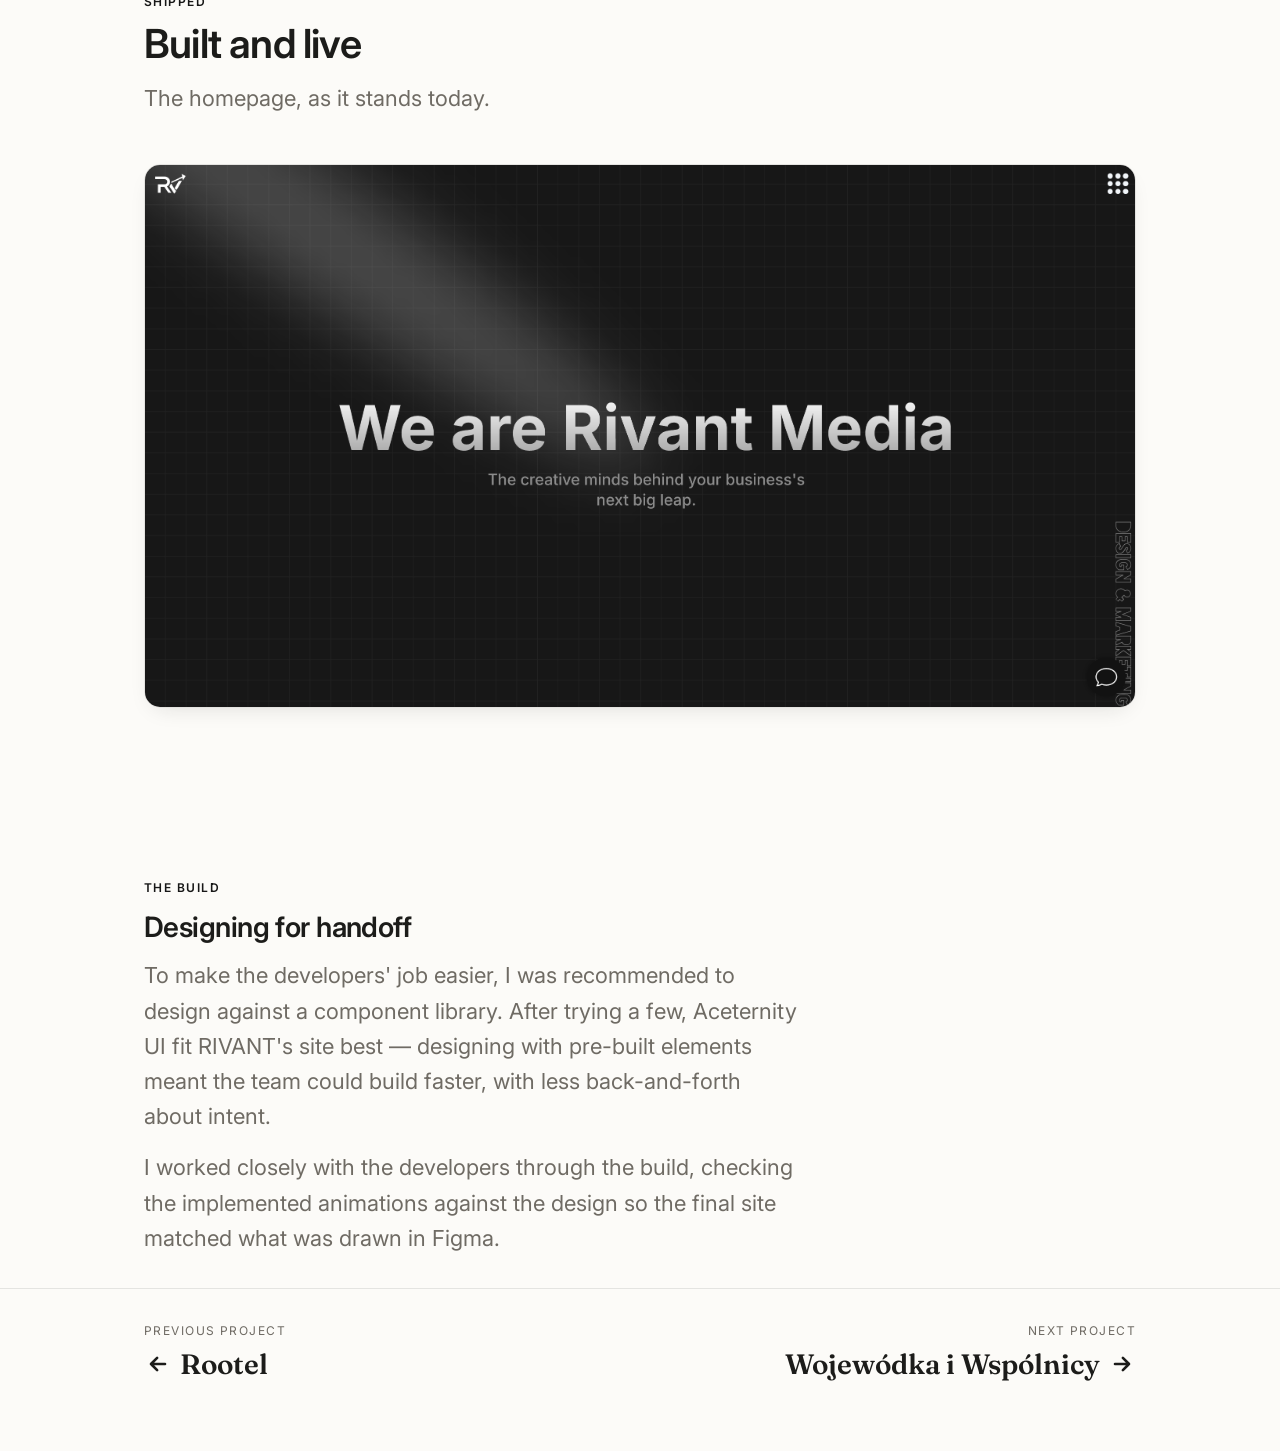
<file: rivant/index.html>
<!DOCTYPE html>
<html lang="en">
<head>
  <meta charset="UTF-8" />
  <meta name="viewport" content="width=device-width, initial-scale=1.0" />

  <title>Ayush Warrier | RIVANT</title>
  <meta name="description" content="The agency's own website, designed in Figma during my internship at RIVANT Media and built together with their developers." />
  <meta name="author" content="Ayush Warrier" />
  <link rel="canonical" href="https://warrierayush.me/rivant" />

  <!-- Open Graph -->
  <meta property="og:title" content="Ayush Warrier | RIVANT" />
  <meta property="og:description" content="The agency's own website, designed in Figma during my internship at RIVANT Media and built together with their developers." />
  <meta property="og:type" content="article" />
  <meta property="og:url" content="https://warrierayush.me/rivant" />
  <meta property="og:image" content="https://warrierayush.me/assets/og-image.png" />
  <meta property="og:image:width" content="1200" />
  <meta property="og:image:height" content="630" />
  <meta property="og:site_name" content="Ayush Warrier" />

  <!-- Twitter Card -->
  <meta name="twitter:card" content="summary_large_image" />
  <meta name="twitter:title" content="Ayush Warrier | RIVANT" />
  <meta name="twitter:description" content="The agency's own website, designed in Figma during my internship at RIVANT Media and built together with their developers." />
  <meta name="twitter:image" content="https://warrierayush.me/assets/og-image.png" />

  <!-- Icons / PWA -->
  <link rel="icon" href="../assets/favicon.ico" sizes="32x32" />
  <link rel="icon" href="../assets/favicon.svg" type="image/svg+xml" />
  <link rel="icon" href="../assets/favicon-16x16.png" sizes="16x16" type="image/png" />
  <link rel="icon" href="../assets/favicon-32x32.png" sizes="32x32" type="image/png" />
  <link rel="apple-touch-icon" href="../assets/apple-touch-icon.png" />
  <link rel="manifest" href="../site.webmanifest" />
  <meta name="theme-color" content="#FCFBF8" />

  <link rel="preconnect" href="https://fonts.googleapis.com" />
  <link rel="preconnect" href="https://fonts.gstatic.com" crossorigin />
  <link
    href="https://fonts.googleapis.com/css2?family=Fraunces:opsz,wght@9..144,400;9..144,500;9..144,600&family=Inter:wght@400;500;600&display=swap"
    rel="stylesheet"
  />

  <link rel="stylesheet" href="../css/variables.css" />
  <link rel="stylesheet" href="../css/base.css" />
  <link rel="stylesheet" href="../css/components.css" />
  <link rel="stylesheet" href="../css/nav.css" />
  <link rel="stylesheet" href="../css/live-project.css" />

  <!--
    RIVANT MEDIA — LIVE PROJECT.
    A short, honest project page, not a case study. The hero holds
    the brand mark on a dark stage; the live site itself is the
    evidence, shown large after the CTA.
  -->
</head>

<body class="lp lp--rivant">
  <a class="skip-link" href="#lp-hero">Skip to content</a>

  <header class="nav" id="top">
    <div class="container nav__inner">
      <a class="nav__brand" href="/" aria-label="Ayush Warrier — home">aw<span class="nav__brand-mark">#</span></a>
      <nav class="nav__links" aria-label="Primary">
        <ul class="nav__list" data-nav-list>
          <li><a class="nav__link" href="/#work">Work</a></li>
          <li><a class="nav__link" href="/#about">About</a></li>
          <li><a class="nav__link nav__link--alt" href="/playground">Playground</a></li>
          <li class="nav__resume-mobile">
            <a class="btn btn--accent nav__resume" href="../assets/Ayush_Warrier_Resume.pdf" target="_blank" rel="noopener">
              Resume
              <svg class="btn__icon" viewBox="0 0 16 16" fill="none" aria-hidden="true">
                <path d="M4.5 2.5h4.586a1 1 0 0 1 .707.293l1.914 1.914a1 1 0 0 1 .293.707V13.5a1 1 0 0 1-1 1h-6.5a1 1 0 0 1-1-1v-10a1 1 0 0 1 1-1Z" stroke="currentColor" stroke-width="1.3" stroke-linejoin="round" />
                <path d="M9 2.5V5a1 1 0 0 0 1 1h2.4" stroke="currentColor" stroke-width="1.3" stroke-linejoin="round" />
              </svg>
            </a>
          </li>
        </ul>
      </nav>
      <a class="btn btn--accent nav__resume nav__resume-desktop" href="../assets/Ayush_Warrier_Resume.pdf" target="_blank" rel="noopener">
        Resume
        <svg class="btn__icon" viewBox="0 0 16 16" fill="none" aria-hidden="true">
          <path d="M4.5 2.5h4.586a1 1 0 0 1 .707.293l1.914 1.914a1 1 0 0 1 .293.707V13.5a1 1 0 0 1-1 1h-6.5a1 1 0 0 1-1-1v-10a1 1 0 0 1 1-1Z" stroke="currentColor" stroke-width="1.3" stroke-linejoin="round" />
          <path d="M9 2.5V5a1 1 0 0 0 1 1h2.4" stroke="currentColor" stroke-width="1.3" stroke-linejoin="round" />
        </svg>
      </a>
      <button class="nav__toggle" type="button" aria-label="Open menu" aria-expanded="false" aria-controls="mobile-nav" data-nav-toggle>
        <span class="nav__toggle-bar"></span>
        <span class="nav__toggle-bar"></span>
      </button>
    </div>
  </header>

  <main id="main">

    <!-- ═══ HERO ═══ -->
    <section class="lp-hero" id="lp-hero" aria-labelledby="lp-hero-title">
      <div class="container">
        <div class="lp-hero__masthead" data-reveal>
          <p class="lp-hero__eyebrow">Live Project</p>
          <h1 class="lp-hero__title" id="lp-hero-title">RIVANT Media</h1>
          <p class="lp-hero__oneline">
            The agency's own website — designed in Figma during my internship,
            then built alongside the developers.
          </p>
          <dl class="lp-hero__meta">
            <div><dt>Role</dt><dd>UI/UX Design Intern</dd></div>
            <div><dt>Type</dt><dd>Agency Website</dd></div>
            <div><dt>Platform</dt><dd>Website Design</dd></div>
            <div><dt>Timeline</dt><dd>Summer 2024</dd></div>
          </dl>
        </div>
      </div>

      <div class="container">
        <div class="lp-hero__stage lp-hero__stage--dark" data-reveal>
          <div class="lp-hero__logo">
            <img src="../assets/rivant/logo.svg" alt="RIVANT Media logo" width="47" height="30" loading="eager" />
          </div>
        </div>
      </div>
    </section>

    <!-- ═══ 01 · CONTEXT ═══ -->
    <section class="chapter" id="context" aria-labelledby="context-title">
      <div class="container">
        <header class="chapter__head" data-reveal>
          <span class="chapter__index">01</span>
          <span class="chapter__eyebrow">Context</span>
          <h2 class="chapter__title" id="context-title">The agency's own website</h2>
          <p class="chapter__lead">
            During my internship at RIVANT Media, I designed their new agency
            website — a place to show the work clearly, with a little motion
            to make it feel alive.
          </p>
        </header>

        <div class="chapter__body" data-reveal>
          <p>
            The goal was simple: present the services well, and add subtle
            animation without letting it get in the way. I designed the whole
            thing in Figma.
          </p>
        </div>

        <a class="btn btn--secondary lp-cta" href="https://rivant.in/" target="_blank" rel="noopener" data-reveal>
          Visit Live Website
          <svg class="btn__icon" viewBox="0 0 16 16" fill="none" aria-hidden="true">
            <path d="M5.5 10.5 10.5 5.5M6.5 5.5h4v4" stroke="currentColor" stroke-width="1.5" stroke-linecap="round" stroke-linejoin="round" />
          </svg>
        </a>
      </div>
    </section>

    <!-- ═══ 02 · THE LIVE SITE ═══ -->
    <section class="chapter" id="live-site" aria-labelledby="live-site-title">
      <div class="container">
        <header class="chapter__head" data-reveal>
          <span class="chapter__index">02</span>
          <span class="chapter__eyebrow">Shipped</span>
          <h2 class="chapter__title" id="live-site-title">Built and live</h2>
          <p class="chapter__lead">
            The homepage, as it stands today.
          </p>
        </header>

        <figure class="lp-evidence" data-reveal>
          <img
            src="../assets/rivant/rivant_ss.png"
            alt="The RIVANT Media homepage — a dark hero reading 'We are Rivant Media'"
            loading="lazy"
            width="2529"
            height="1384"
          />
        </figure>
      </div>
    </section>

    <!-- ═══ WORKING NOTES ═══ -->
    <section class="chapter chapter--tight reflection" aria-labelledby="build-title">
      <div class="container">
        <div class="reflection__inner" data-reveal>
          <span class="chapter__eyebrow">The Build</span>
          <h2 class="reflection__title" id="build-title">Designing for handoff</h2>
          <p class="reflection__text">
            To make the developers' job easier, I was recommended to design
            against a component library. After trying a few, Aceternity UI fit
            RIVANT's site best — designing with pre-built elements meant the
            team could build faster, with less back-and-forth about intent.
          </p>
          <p class="reflection__text">
            I worked closely with the developers through the build, checking the
            implemented animations against the design so the final site matched
            what was drawn in Figma.
          </p>
        </div>
      </div>
    </section>

  </main>

  <nav class="project-nav" aria-label="Project navigation">
    <div class="container project-nav__inner">
      <a class="project-nav__prev" href="/rootel">
        <span class="project-nav__prev-label">Previous project</span>
        <span class="project-nav__prev-name">
          <svg class="btn__icon" viewBox="0 0 16 16" fill="none" aria-hidden="true">
            <path d="M12 8H4M7.5 4.5 4 8l3.5 3.5" stroke="currentColor" stroke-width="1.5" stroke-linecap="round" stroke-linejoin="round" />
          </svg>
          Rootel
        </span>
      </a>
      <a class="project-nav__next" href="/wojewodka">
        <span class="project-nav__next-label">Next project</span>
        <span class="project-nav__next-name">
          Wojewódka i Wspólnicy
          <svg class="btn__icon" viewBox="0 0 16 16" fill="none" aria-hidden="true">
            <path d="M4 8h8M8.5 4.5 12 8l-3.5 3.5" stroke="currentColor" stroke-width="1.5" stroke-linecap="round" stroke-linejoin="round" />
          </svg>
        </span>
      </a>
    </div>
  </nav>

  <script src="../js/nav.js" defer></script>
  <script src="../js/reveal.js" defer></script>
</body>
</html>
</file>
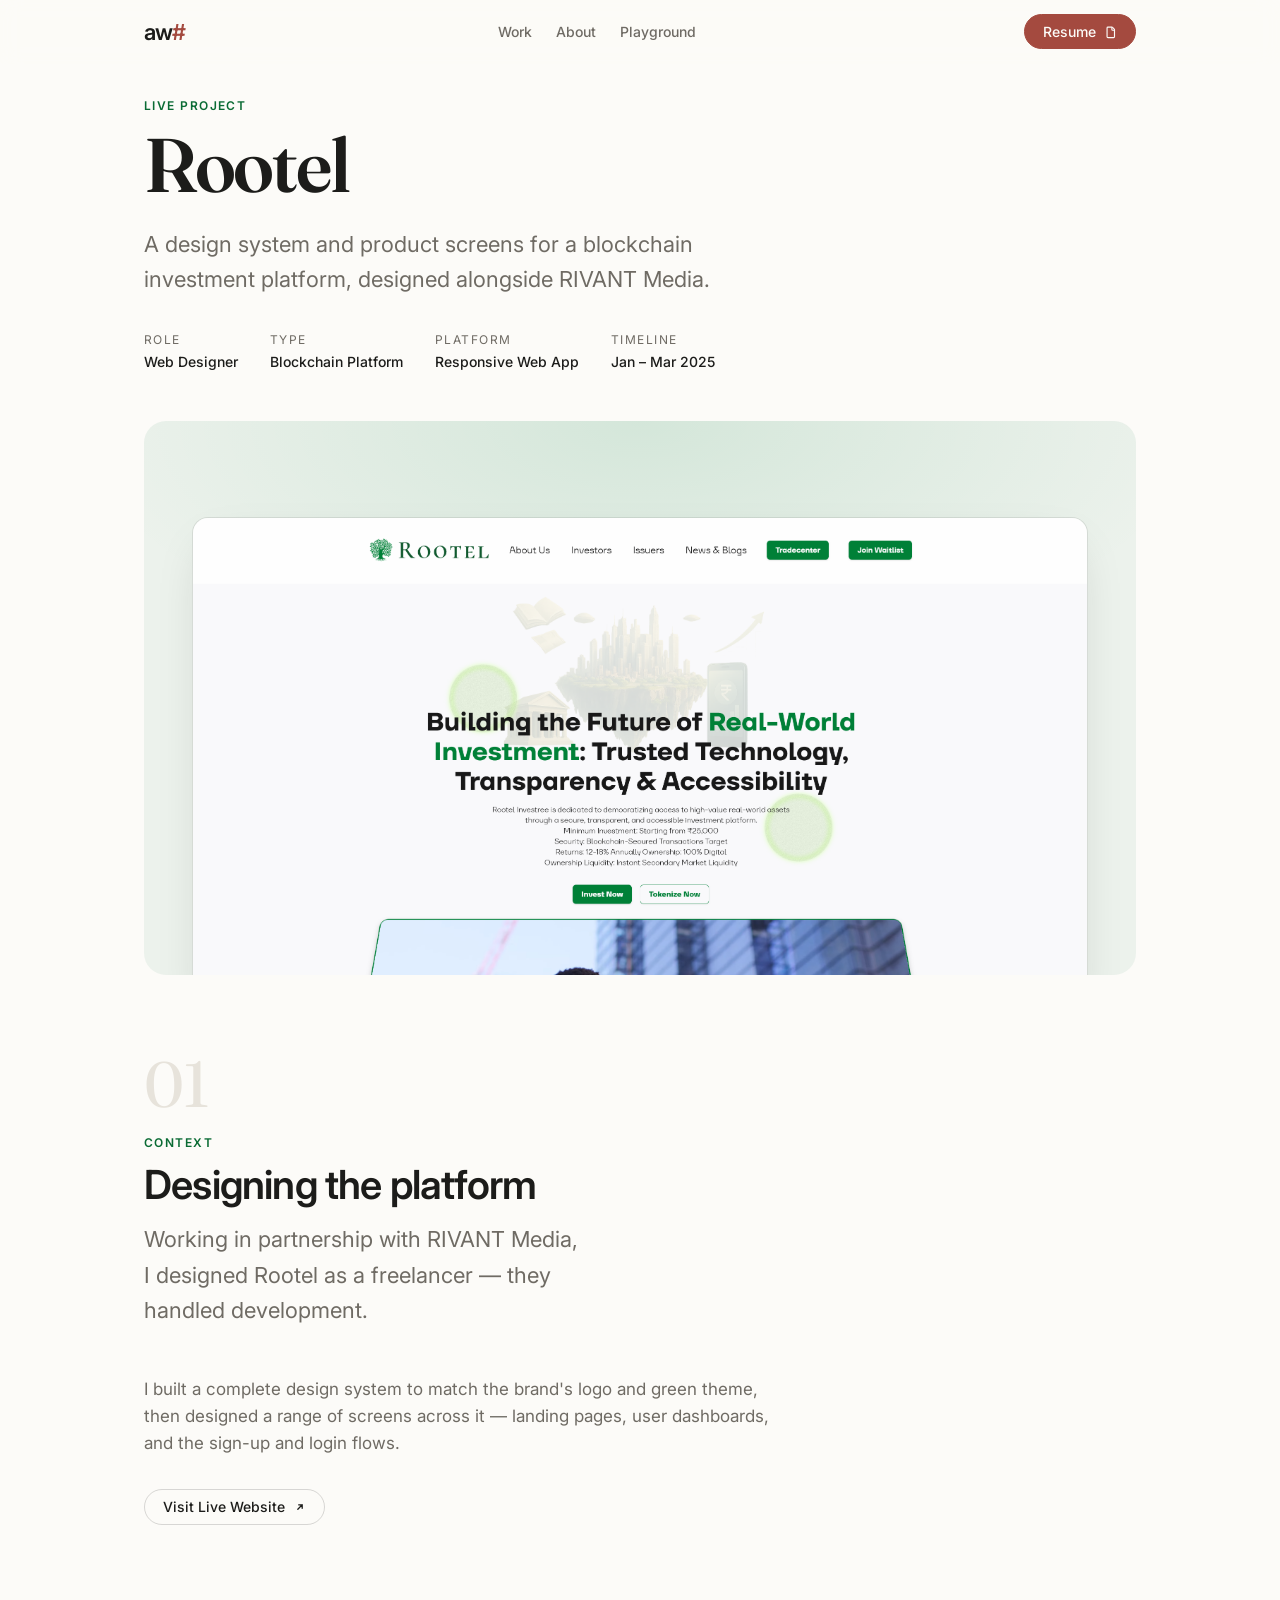
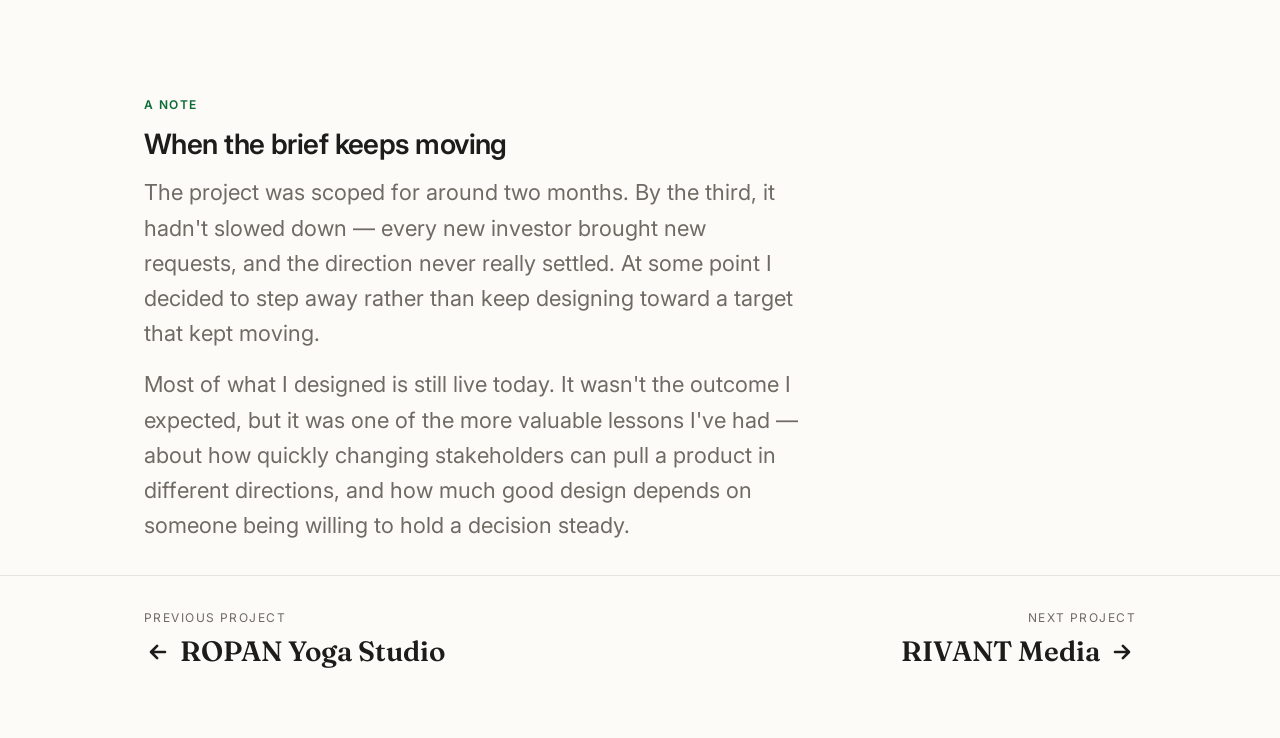
<file: rootel/index.html>
<!DOCTYPE html>
<html lang="en">
<head>
  <meta charset="UTF-8" />
  <meta name="viewport" content="width=device-width, initial-scale=1.0" />

  <title>Ayush Warrier | Rootel</title>
  <meta name="description" content="A design system and product screens for a blockchain investment platform, designed as a freelancer alongside RIVANT Media." />
  <meta name="author" content="Ayush Warrier" />
  <link rel="canonical" href="https://warrierayush.me/rootel" />

  <!-- Open Graph -->
  <meta property="og:title" content="Ayush Warrier | Rootel" />
  <meta property="og:description" content="A design system and product screens for a blockchain investment platform, designed as a freelancer alongside RIVANT Media." />
  <meta property="og:type" content="article" />
  <meta property="og:url" content="https://warrierayush.me/rootel" />
  <meta property="og:image" content="https://warrierayush.me/assets/og-image.png" />
  <meta property="og:image:width" content="1200" />
  <meta property="og:image:height" content="630" />
  <meta property="og:site_name" content="Ayush Warrier" />

  <!-- Twitter Card -->
  <meta name="twitter:card" content="summary_large_image" />
  <meta name="twitter:title" content="Ayush Warrier | Rootel" />
  <meta name="twitter:description" content="A design system and product screens for a blockchain investment platform, designed as a freelancer alongside RIVANT Media." />
  <meta name="twitter:image" content="https://warrierayush.me/assets/og-image.png" />

  <!-- Icons / PWA -->
  <link rel="icon" href="../assets/favicon.ico" sizes="32x32" />
  <link rel="icon" href="../assets/favicon.svg" type="image/svg+xml" />
  <link rel="icon" href="../assets/favicon-16x16.png" sizes="16x16" type="image/png" />
  <link rel="icon" href="../assets/favicon-32x32.png" sizes="32x32" type="image/png" />
  <link rel="apple-touch-icon" href="../assets/apple-touch-icon.png" />
  <link rel="manifest" href="../site.webmanifest" />
  <meta name="theme-color" content="#FCFBF8" />

  <link rel="preconnect" href="https://fonts.googleapis.com" />
  <link rel="preconnect" href="https://fonts.gstatic.com" crossorigin />
  <link
    href="https://fonts.googleapis.com/css2?family=Fraunces:opsz,wght@9..144,400;9..144,500;9..144,600&family=Inter:wght@400;500;600&display=swap"
    rel="stylesheet"
  />

  <link rel="stylesheet" href="../css/variables.css" />
  <link rel="stylesheet" href="../css/base.css" />
  <link rel="stylesheet" href="../css/components.css" />
  <link rel="stylesheet" href="../css/nav.css" />
  <link rel="stylesheet" href="../css/live-project.css" />

  <!--
    ROOTEL — LIVE PROJECT.
    Intentionally the shortest of the three pages: hero, context,
    the live-site CTA, and one calm closing note on how shifting
    stakeholder direction shaped the project. No blame, no "what
    went wrong" — a reflection.
  -->
</head>

<body class="lp lp--rootel">
  <a class="skip-link" href="#lp-hero">Skip to content</a>

  <header class="nav" id="top">
    <div class="container nav__inner">
      <a class="nav__brand" href="/" aria-label="Ayush Warrier — home">aw<span class="nav__brand-mark">#</span></a>
      <nav class="nav__links" aria-label="Primary">
        <ul class="nav__list" data-nav-list>
          <li><a class="nav__link" href="/#work">Work</a></li>
          <li><a class="nav__link" href="/#about">About</a></li>
          <li><a class="nav__link nav__link--alt" href="/playground">Playground</a></li>
          <li class="nav__resume-mobile">
            <a class="btn btn--accent nav__resume" href="../assets/Ayush_Warrier_Resume.pdf" target="_blank" rel="noopener">
              Resume
              <svg class="btn__icon" viewBox="0 0 16 16" fill="none" aria-hidden="true">
                <path d="M4.5 2.5h4.586a1 1 0 0 1 .707.293l1.914 1.914a1 1 0 0 1 .293.707V13.5a1 1 0 0 1-1 1h-6.5a1 1 0 0 1-1-1v-10a1 1 0 0 1 1-1Z" stroke="currentColor" stroke-width="1.3" stroke-linejoin="round" />
                <path d="M9 2.5V5a1 1 0 0 0 1 1h2.4" stroke="currentColor" stroke-width="1.3" stroke-linejoin="round" />
              </svg>
            </a>
          </li>
        </ul>
      </nav>
      <a class="btn btn--accent nav__resume nav__resume-desktop" href="../assets/Ayush_Warrier_Resume.pdf" target="_blank" rel="noopener">
        Resume
        <svg class="btn__icon" viewBox="0 0 16 16" fill="none" aria-hidden="true">
          <path d="M4.5 2.5h4.586a1 1 0 0 1 .707.293l1.914 1.914a1 1 0 0 1 .293.707V13.5a1 1 0 0 1-1 1h-6.5a1 1 0 0 1-1-1v-10a1 1 0 0 1 1-1Z" stroke="currentColor" stroke-width="1.3" stroke-linejoin="round" />
          <path d="M9 2.5V5a1 1 0 0 0 1 1h2.4" stroke="currentColor" stroke-width="1.3" stroke-linejoin="round" />
        </svg>
      </a>
      <button class="nav__toggle" type="button" aria-label="Open menu" aria-expanded="false" aria-controls="mobile-nav" data-nav-toggle>
        <span class="nav__toggle-bar"></span>
        <span class="nav__toggle-bar"></span>
      </button>
    </div>
  </header>

  <main id="main">

    <!-- ═══ HERO ═══ -->
    <section class="lp-hero" id="lp-hero" aria-labelledby="lp-hero-title">
      <div class="container">
        <div class="lp-hero__masthead" data-reveal>
          <p class="lp-hero__eyebrow">Live Project</p>
          <h1 class="lp-hero__title" id="lp-hero-title">Rootel</h1>
          <p class="lp-hero__oneline">
            A design system and product screens for a blockchain investment
            platform, designed alongside RIVANT Media.
          </p>
          <dl class="lp-hero__meta">
            <div><dt>Role</dt><dd>Web Designer</dd></div>
            <div><dt>Type</dt><dd>Blockchain Platform</dd></div>
            <div><dt>Platform</dt><dd>Responsive Web App</dd></div>
            <div><dt>Timeline</dt><dd>Jan – Mar 2025</dd></div>
          </dl>
        </div>
      </div>

      <div class="container">
        <div class="lp-hero__stage" data-reveal>
          <figure class="lp-hero__shot">
            <img
              src="../assets/rootel_ss.png"
              alt="The Rootel landing page — a green-accented hero reading 'Building the Future of Real-World Investment'"
              loading="eager"
              fetchpriority="high"
              width="2533"
              height="1408"
            />
          </figure>
        </div>
      </div>
    </section>

    <!-- ═══ 01 · CONTEXT ═══ -->
    <section class="chapter" id="context" aria-labelledby="context-title">
      <div class="container">
        <header class="chapter__head" data-reveal>
          <span class="chapter__index">01</span>
          <span class="chapter__eyebrow">Context</span>
          <h2 class="chapter__title" id="context-title">Designing the platform</h2>
          <p class="chapter__lead">
            Working in partnership with RIVANT Media, I designed Rootel as a
            freelancer — they handled development.
          </p>
        </header>

        <div class="chapter__body" data-reveal>
          <p>
            I built a complete design system to match the brand's logo and green
            theme, then designed a range of screens across it — landing pages,
            user dashboards, and the sign-up and login flows.
          </p>
        </div>

        <a class="btn btn--secondary lp-cta" href="https://www.rootelinvestree.com/" target="_blank" rel="noopener" data-reveal>
          Visit Live Website
          <svg class="btn__icon" viewBox="0 0 16 16" fill="none" aria-hidden="true">
            <path d="M5.5 10.5 10.5 5.5M6.5 5.5h4v4" stroke="currentColor" stroke-width="1.5" stroke-linecap="round" stroke-linejoin="round" />
          </svg>
        </a>
      </div>
    </section>

    <!-- ═══ WHEN THE BRIEF KEEPS MOVING ═══ -->
    <section class="chapter chapter--tight reflection" aria-labelledby="shift-title">
      <div class="container">
        <div class="reflection__inner" data-reveal>
          <span class="chapter__eyebrow">A Note</span>
          <h2 class="reflection__title" id="shift-title">When the brief keeps moving</h2>
          <p class="reflection__text">
            The project was scoped for around two months. By the third, it
            hadn't slowed down — every new investor brought new requests, and
            the direction never really settled. At some point I decided to
            step away rather than keep designing toward a target that kept
            moving.
          </p>
          <p class="reflection__text">
            Most of what I designed is still live today. It wasn't the outcome
            I expected, but it was one of the more valuable lessons I've had —
            about how quickly changing stakeholders can pull a product in
            different directions, and how much good design depends on someone
            being willing to hold a decision steady.
          </p>
        </div>
      </div>
    </section>

  </main>

  <nav class="project-nav" aria-label="Project navigation">
    <div class="container project-nav__inner">
      <a class="project-nav__prev" href="/ropan">
        <span class="project-nav__prev-label">Previous project</span>
        <span class="project-nav__prev-name">
          <svg class="btn__icon" viewBox="0 0 16 16" fill="none" aria-hidden="true">
            <path d="M12 8H4M7.5 4.5 4 8l3.5 3.5" stroke="currentColor" stroke-width="1.5" stroke-linecap="round" stroke-linejoin="round" />
          </svg>
          ROPAN Yoga Studio
        </span>
      </a>
      <a class="project-nav__next" href="/rivant">
        <span class="project-nav__next-label">Next project</span>
        <span class="project-nav__next-name">
          RIVANT Media
          <svg class="btn__icon" viewBox="0 0 16 16" fill="none" aria-hidden="true">
            <path d="M4 8h8M8.5 4.5 12 8l-3.5 3.5" stroke="currentColor" stroke-width="1.5" stroke-linecap="round" stroke-linejoin="round" />
          </svg>
        </span>
      </a>
    </div>
  </nav>

  <script src="../js/nav.js" defer></script>
  <script src="../js/reveal.js" defer></script>
</body>
</html>
</file>
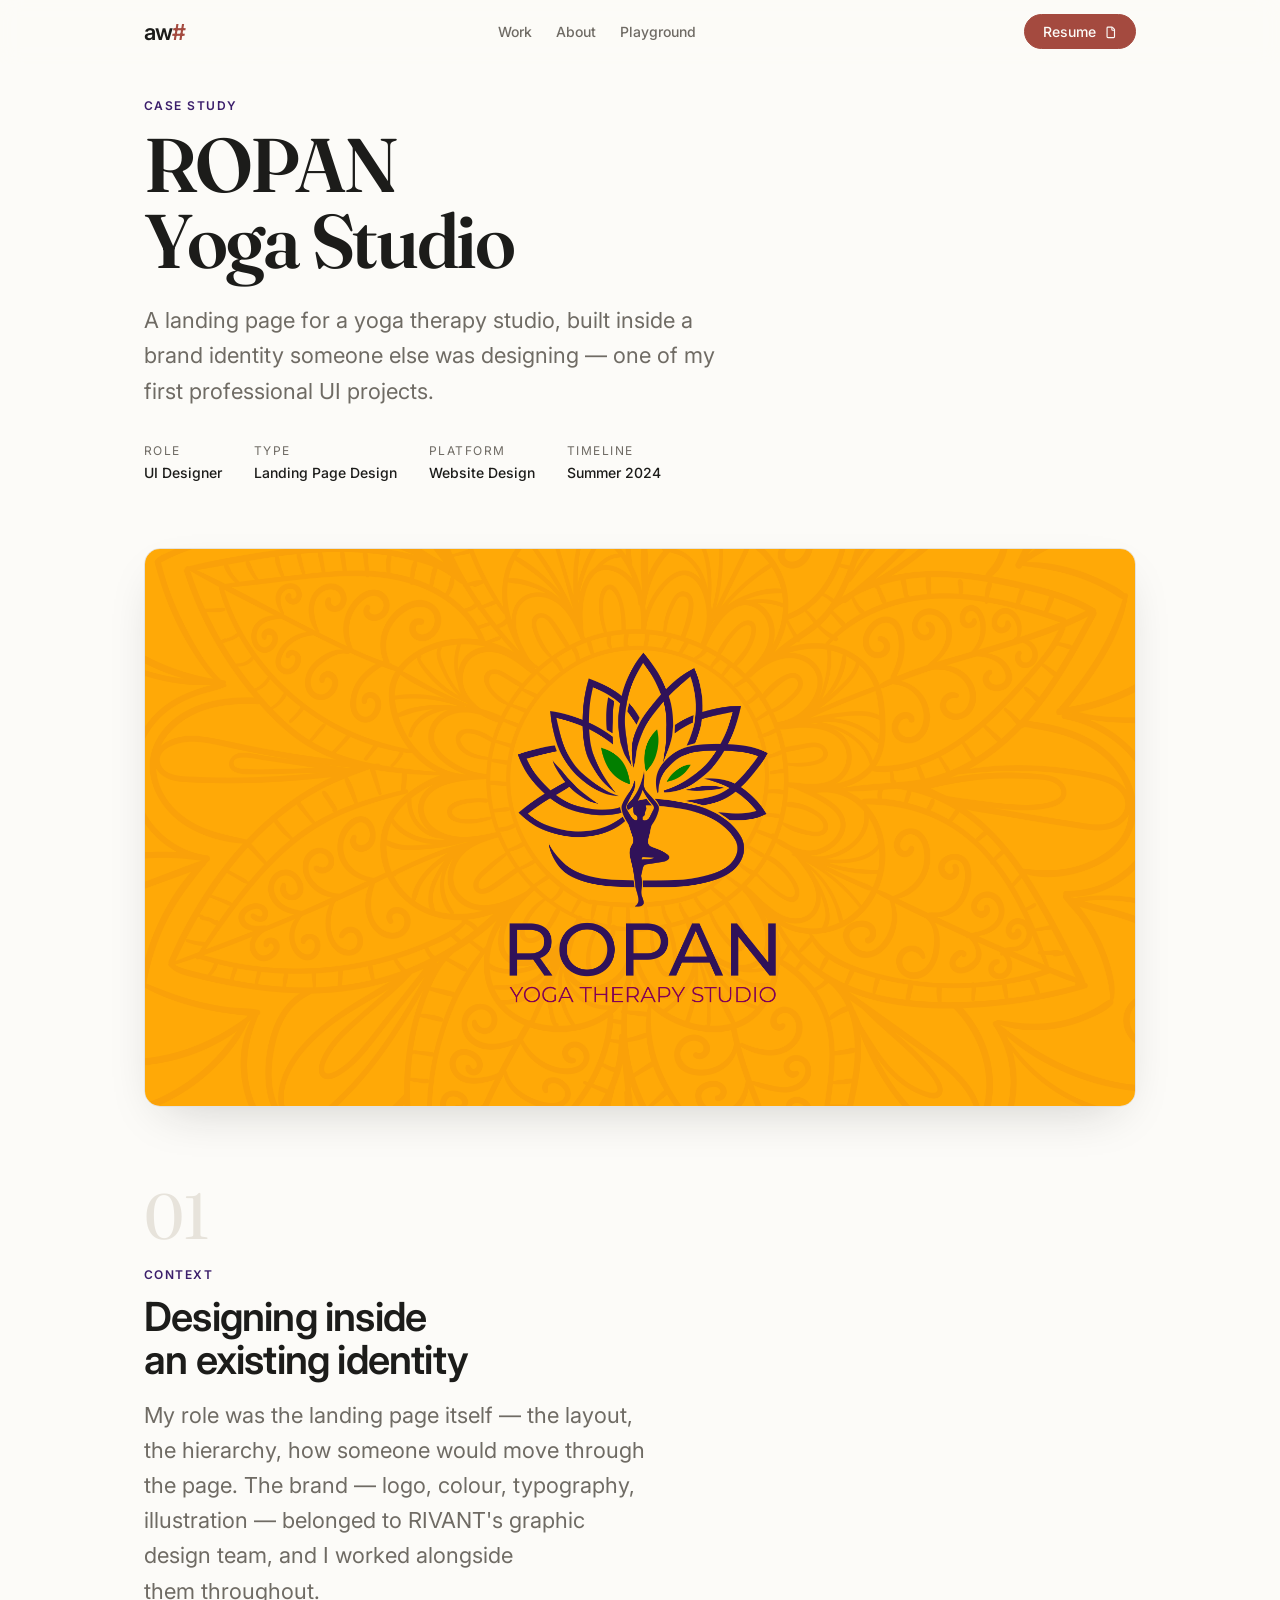
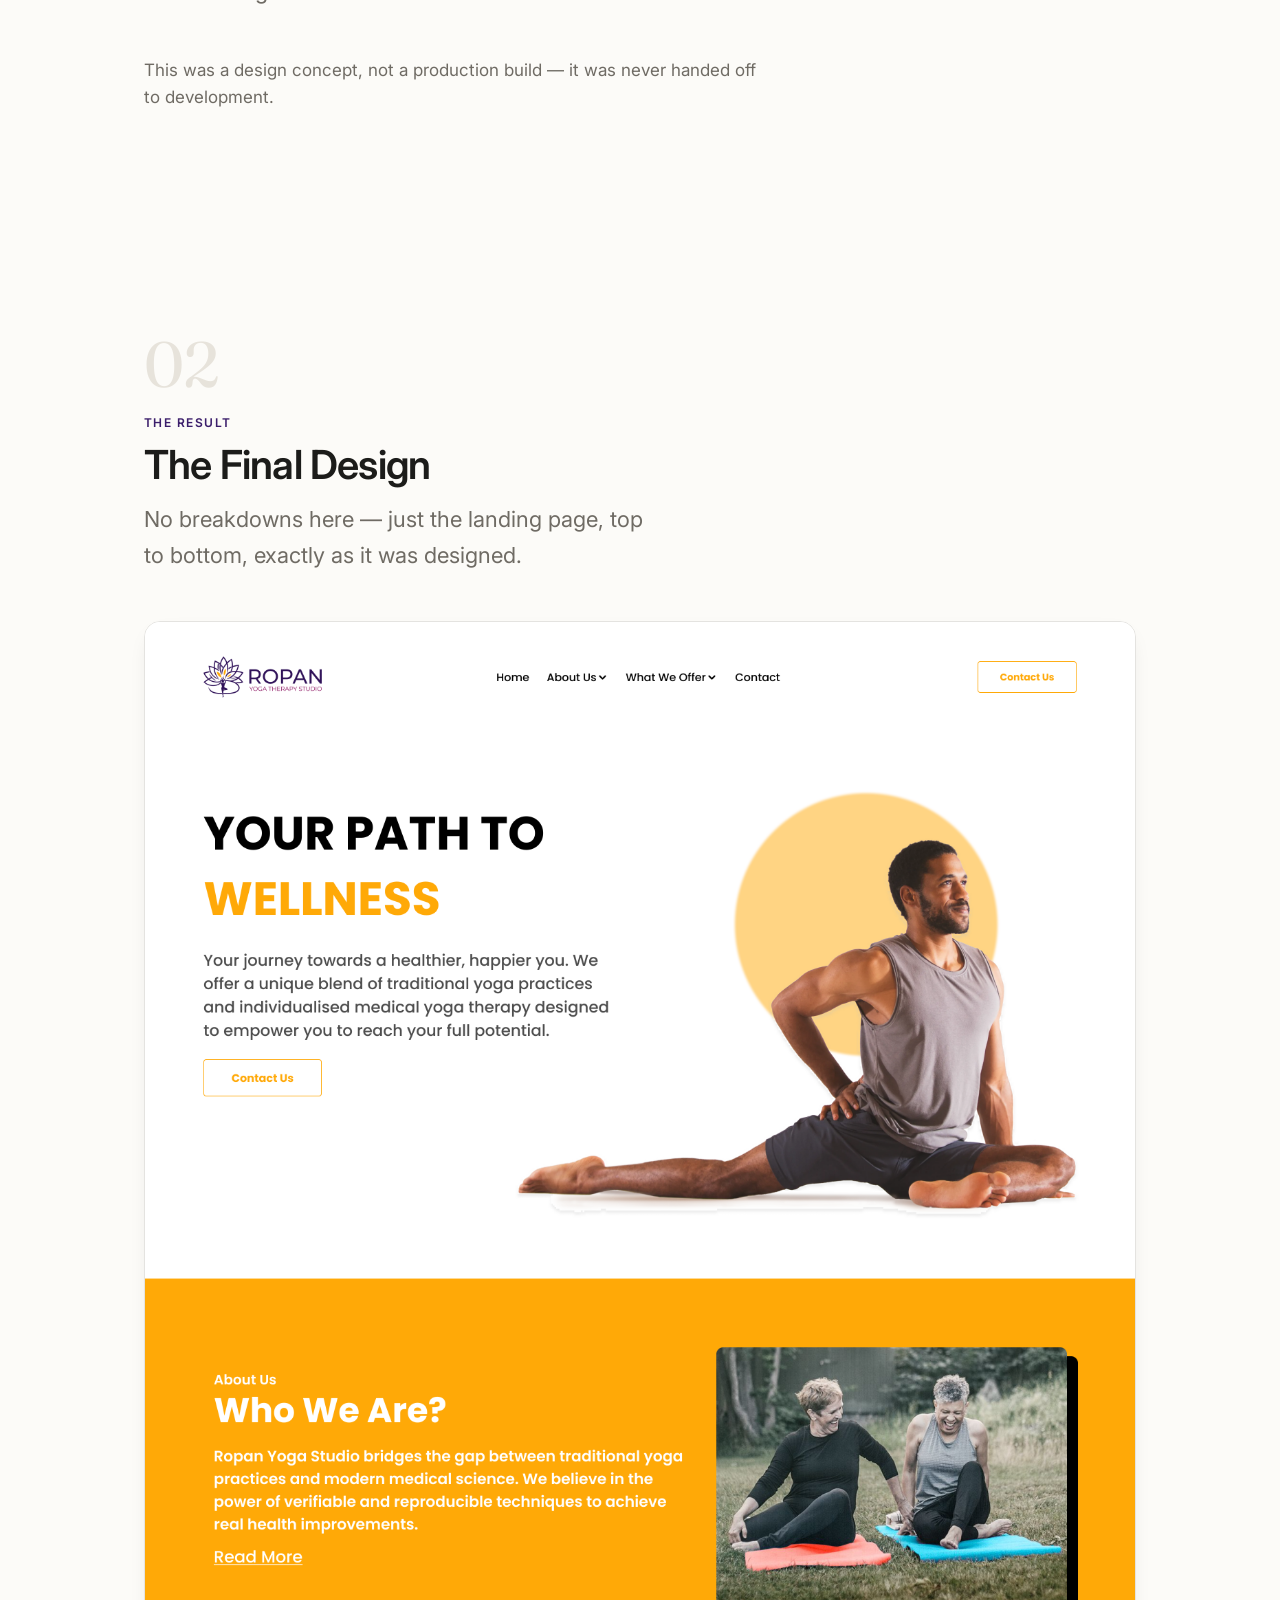
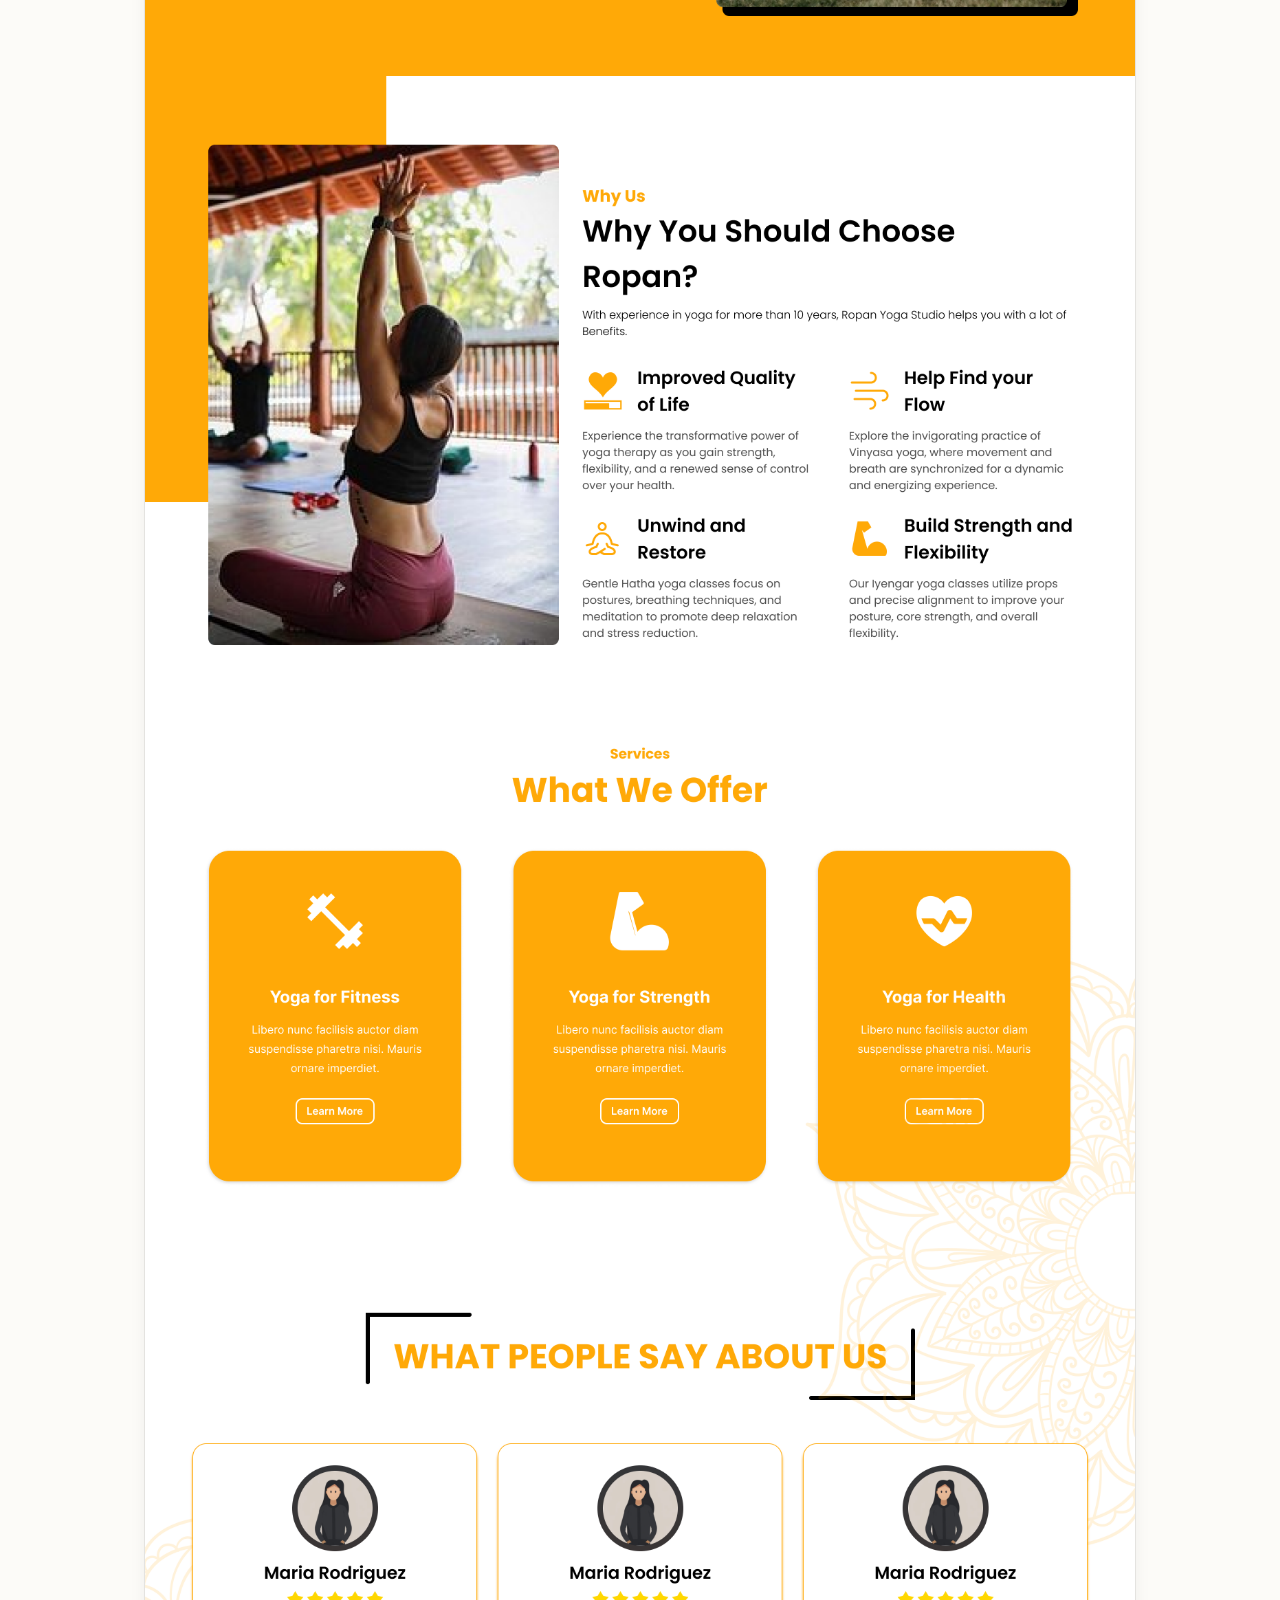
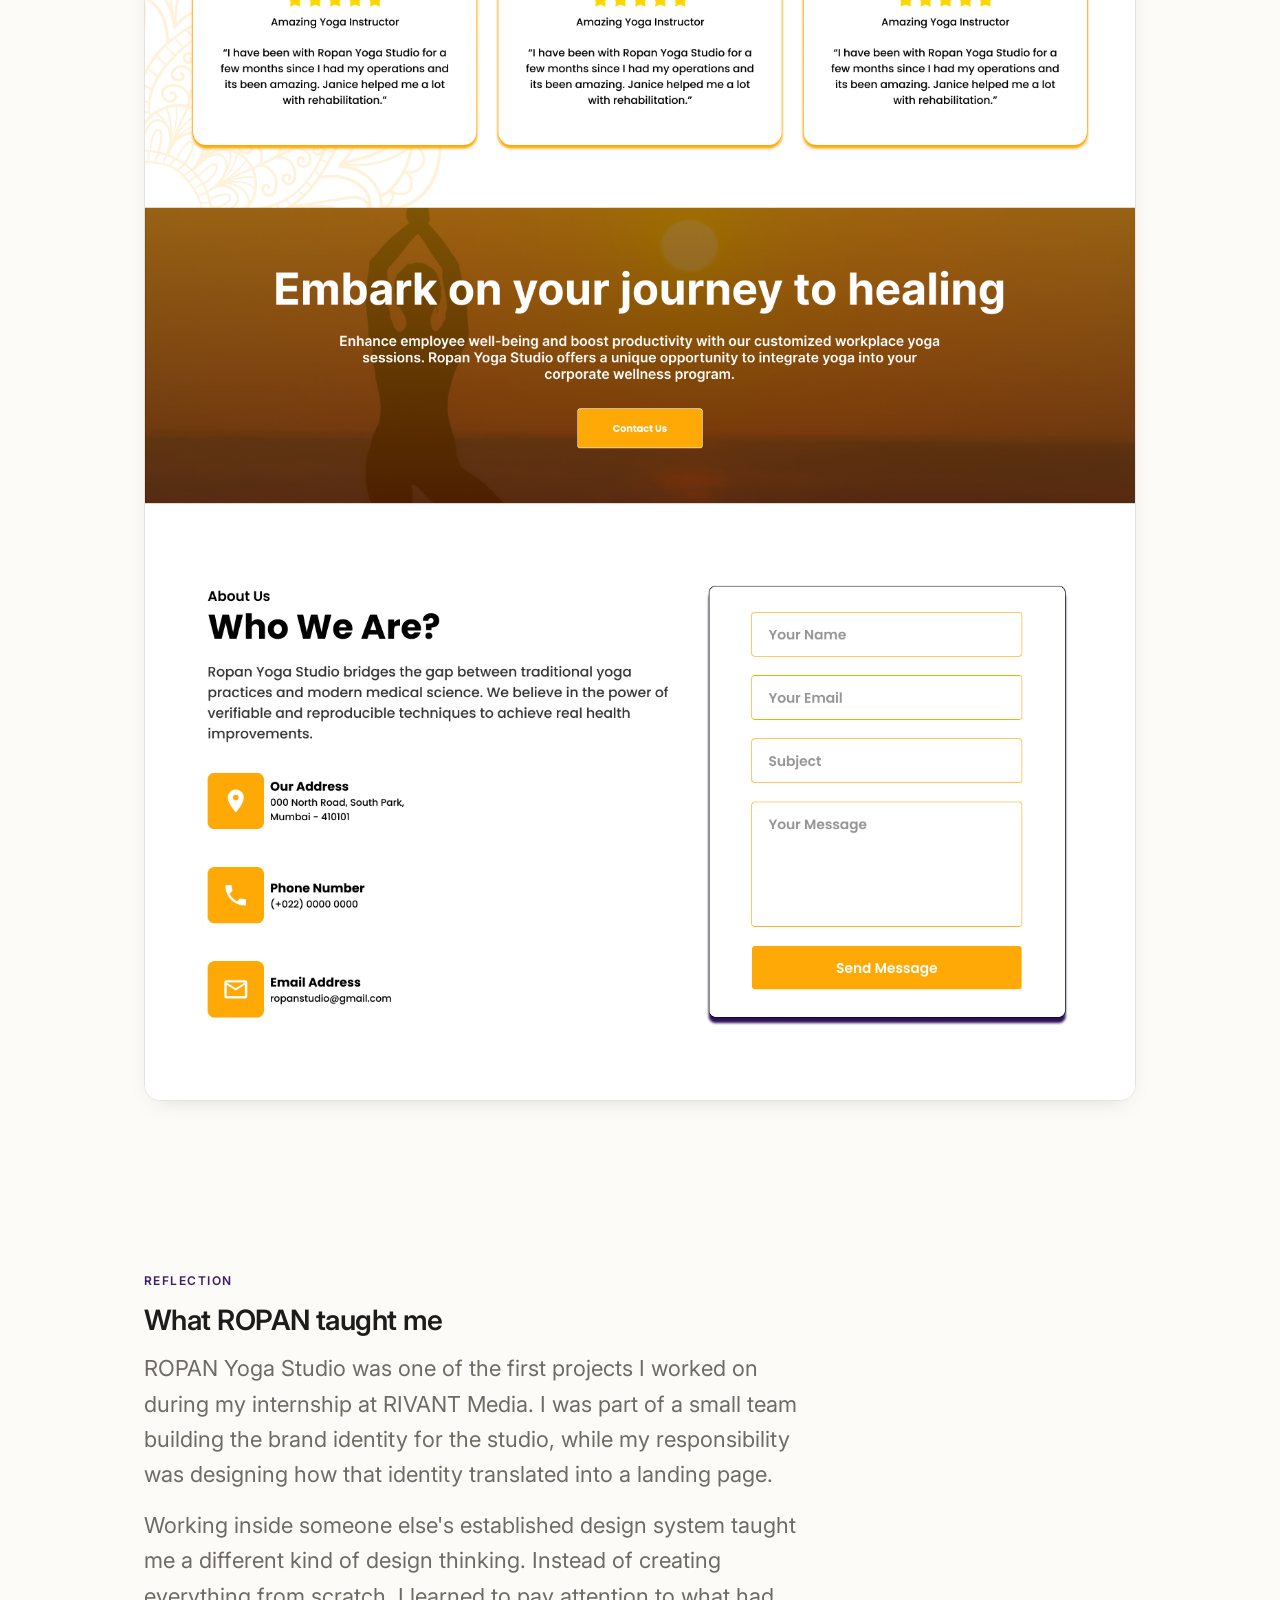
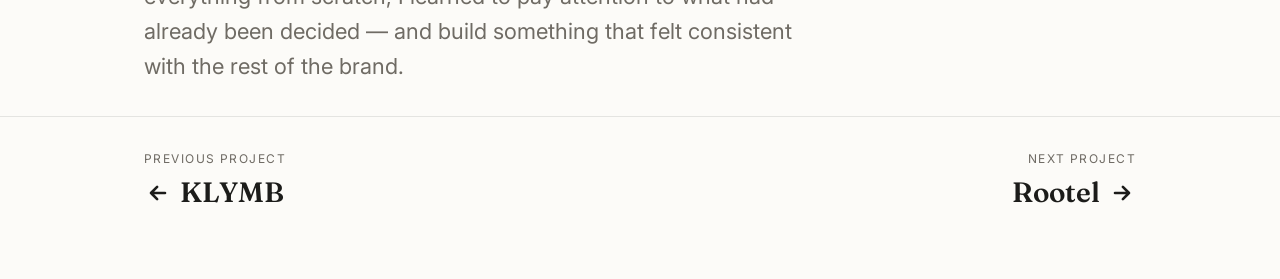
<file: ropan/index.html>
<!DOCTYPE html>
<html lang="en">
<head>
  <meta charset="UTF-8" />
  <meta name="viewport" content="width=device-width, initial-scale=1.0" />

  <title>Ayush Warrier | ROPAN</title>
  <meta name="description" content="A yoga studio landing page I designed during my internship at RIVANT Media, working inside a brand identity the graphic design team had already built." />
  <meta name="author" content="Ayush Warrier" />
  <link rel="canonical" href="https://warrierayush.me/ropan" />

  <!-- Open Graph -->
  <meta property="og:title" content="Ayush Warrier | ROPAN" />
  <meta property="og:description" content="A yoga studio landing page I designed during my internship at RIVANT Media, working inside a brand identity the graphic design team had already built." />
  <meta property="og:type" content="article" />
  <meta property="og:url" content="https://warrierayush.me/ropan" />
  <meta property="og:image" content="https://warrierayush.me/assets/og-image.png" />
  <meta property="og:image:width" content="1200" />
  <meta property="og:image:height" content="630" />
  <meta property="og:site_name" content="Ayush Warrier" />

  <!-- Twitter Card -->
  <meta name="twitter:card" content="summary_large_image" />
  <meta name="twitter:title" content="Ayush Warrier | ROPAN" />
  <meta name="twitter:description" content="A yoga studio landing page I designed during my internship at RIVANT Media, working inside a brand identity the graphic design team had already built." />
  <meta name="twitter:image" content="https://warrierayush.me/assets/og-image.png" />

  <!-- Icons / PWA -->
  <link rel="icon" href="../assets/favicon.ico" sizes="32x32" />
  <link rel="icon" href="../assets/favicon.svg" type="image/svg+xml" />
  <link rel="icon" href="../assets/favicon-16x16.png" sizes="16x16" type="image/png" />
  <link rel="icon" href="../assets/favicon-32x32.png" sizes="32x32" type="image/png" />
  <link rel="apple-touch-icon" href="../assets/apple-touch-icon.png" />
  <link rel="manifest" href="../site.webmanifest" />
  <meta name="theme-color" content="#FCFBF8" />

  <link rel="preconnect" href="https://fonts.googleapis.com" />
  <link rel="preconnect" href="https://fonts.gstatic.com" crossorigin />
  <link
    href="https://fonts.googleapis.com/css2?family=Fraunces:opsz,wght@9..144,400;9..144,500;9..144,600&family=Inter:wght@400;500;600&display=swap"
    rel="stylesheet"
  />

  <link rel="stylesheet" href="../css/variables.css" />
  <link rel="stylesheet" href="../css/base.css" />
  <link rel="stylesheet" href="../css/components.css" />
  <link rel="stylesheet" href="../css/nav.css" />
  <link rel="stylesheet" href="../css/ropan.css" />

  <!--
    ROPAN CASE STUDY.
    Light editorial page, no dark stage — this is a visual design
    case study, not a product one. The landing page image is the
    evidence: shown whole in the hero as a poster, then again at
    full readable size in the showcase chapter, uninterrupted.
  -->
</head>

<body class="cs">
  <a class="skip-link" href="#r-hero">Skip to content</a>

  <header class="nav" id="top">
    <div class="container nav__inner">
      <a class="nav__brand" href="/" aria-label="Ayush Warrier — home">aw<span class="nav__brand-mark">#</span></a>
      <nav class="nav__links" aria-label="Primary">
        <ul class="nav__list" data-nav-list>
          <li><a class="nav__link" href="/#work">Work</a></li>
          <li><a class="nav__link" href="/#about">About</a></li>
          <li><a class="nav__link nav__link--alt" href="/playground">Playground</a></li>
          <li class="nav__resume-mobile">
            <a class="btn btn--accent nav__resume" href="../assets/Ayush_Warrier_Resume.pdf" target="_blank" rel="noopener">
              Resume
              <svg class="btn__icon" viewBox="0 0 16 16" fill="none" aria-hidden="true">
                <path d="M4.5 2.5h4.586a1 1 0 0 1 .707.293l1.914 1.914a1 1 0 0 1 .293.707V13.5a1 1 0 0 1-1 1h-6.5a1 1 0 0 1-1-1v-10a1 1 0 0 1 1-1Z" stroke="currentColor" stroke-width="1.3" stroke-linejoin="round" />
                <path d="M9 2.5V5a1 1 0 0 0 1 1h2.4" stroke="currentColor" stroke-width="1.3" stroke-linejoin="round" />
              </svg>
            </a>
          </li>
        </ul>
      </nav>
      <a class="btn btn--accent nav__resume nav__resume-desktop" href="../assets/Ayush_Warrier_Resume.pdf" target="_blank" rel="noopener">
        Resume
        <svg class="btn__icon" viewBox="0 0 16 16" fill="none" aria-hidden="true">
          <path d="M4.5 2.5h4.586a1 1 0 0 1 .707.293l1.914 1.914a1 1 0 0 1 .293.707V13.5a1 1 0 0 1-1 1h-6.5a1 1 0 0 1-1-1v-10a1 1 0 0 1 1-1Z" stroke="currentColor" stroke-width="1.3" stroke-linejoin="round" />
          <path d="M9 2.5V5a1 1 0 0 0 1 1h2.4" stroke="currentColor" stroke-width="1.3" stroke-linejoin="round" />
        </svg>
      </a>
      <button class="nav__toggle" type="button" aria-label="Open menu" aria-expanded="false" aria-controls="mobile-nav" data-nav-toggle>
        <span class="nav__toggle-bar"></span>
        <span class="nav__toggle-bar"></span>
      </button>
    </div>
  </header>

  <main id="main">

    <!-- ═══ HERO ═══ -->
    <section class="r-hero" id="r-hero" aria-labelledby="r-hero-title">
      <div class="container">
        <div class="r-hero__masthead" data-reveal>
          <p class="r-hero__eyebrow">Case Study</p>
          <h1 class="r-hero__title" id="r-hero-title">ROPAN Yoga Studio</h1>
          <p class="r-hero__oneline">
            A landing page for a yoga therapy studio, built inside a brand
            identity someone else was designing — one of my first
            professional UI projects.
          </p>
          <dl class="r-hero__meta">
            <div><dt>Role</dt><dd>UI Designer</dd></div>
            <div><dt>Type</dt><dd>Landing Page Design</dd></div>
            <div><dt>Platform</dt><dd>Website Design</dd></div>
            <div><dt>Timeline</dt><dd>Summer 2024</dd></div>
          </dl>
        </div>
      </div>

      <div class="container">
        <div class="r-hero__poster" data-reveal>
          <figure class="r-hero__frame">
            <img
              src="../assets/ropan/thumbnail.png"
              alt="ROPAN Yoga Studio — brand concept artwork"
              loading="eager"
              fetchpriority="high"
            />
          </figure>
        </div>
      </div>
    </section>

    <!-- ═══ 01 · CONTEXT ═══ -->
    <section class="chapter" id="context" aria-labelledby="context-title">
      <div class="container">
        <header class="chapter__head" data-reveal>
          <span class="chapter__index">01</span>
          <span class="chapter__eyebrow">Context</span>
          <h2 class="chapter__title" id="context-title">Designing inside an existing identity</h2>
          <p class="chapter__lead">
            My role was the landing page itself — the layout, the hierarchy,
            how someone would move through the page. The brand — logo,
            colour, typography, illustration — belonged to RIVANT's graphic
            design team, and I worked alongside them throughout.
          </p>
        </header>

        <div class="chapter__body" data-reveal>
          <p>
            This was a design concept, not a production build — it was
            never handed off to development.
          </p>
        </div>

        <a class="btn btn--secondary r-behance" href="#" data-todo="ropan behance url" target="_blank" rel="noopener" data-reveal>
          View the full brand identity on Behance
          <svg class="btn__icon" viewBox="0 0 16 16" fill="none" aria-hidden="true">
            <path d="M5.5 10.5 10.5 5.5M6.5 5.5h4v4" stroke="currentColor" stroke-width="1.5" stroke-linecap="round" stroke-linejoin="round" />
          </svg>
        </a>
      </div>
    </section>

    <!-- ═══ 02 · THE FINAL DESIGN ═══ -->
    <section class="chapter" id="final-design" aria-labelledby="final-design-title">
      <div class="container">
        <header class="chapter__head" data-reveal>
          <span class="chapter__index">02</span>
          <span class="chapter__eyebrow">The Result</span>
          <h2 class="chapter__title" id="final-design-title">The Final Design</h2>
          <p class="chapter__lead">
            No breakdowns here — just the landing page, top to bottom,
            exactly as it was designed.
          </p>
        </header>

        <figure class="r-showcase" data-reveal>
          <img
            src="../assets/ropan/ropan-landing_page.png"
            alt="The complete ROPAN Yoga Studio landing page design, shown in full"
            loading="lazy"
          />
        </figure>
      </div>
    </section>

    <!-- ═══ REFLECTION ═══ -->
    <section class="chapter chapter--tight reflection" aria-labelledby="reflection-title">
      <div class="container">
        <div class="reflection__inner" data-reveal>
          <span class="chapter__eyebrow">Reflection</span>
          <h2 class="reflection__title" id="reflection-title">What ROPAN taught me</h2>
          <p class="reflection__text">
            ROPAN Yoga Studio was one of the first projects I worked on
            during my internship at RIVANT Media. I was part of a small team
            building the brand identity for the studio, while my
            responsibility was designing how that identity translated into a
            landing page.
          </p>
          <p class="reflection__text">
            Working inside someone else's established design system taught
            me a different kind of design thinking. Instead of creating
            everything from scratch, I learned to pay attention to what had
            already been decided — and build something that felt consistent
            with the rest of the brand.
          </p>
        </div>
      </div>
    </section>

  </main>

  <nav class="project-nav" aria-label="Project navigation">
    <div class="container project-nav__inner">
      <a class="project-nav__prev" href="/klymb">
        <span class="project-nav__prev-label">Previous project</span>
        <span class="project-nav__prev-name">
          <svg class="btn__icon" viewBox="0 0 16 16" fill="none" aria-hidden="true">
            <path d="M12 8H4M7.5 4.5 4 8l3.5 3.5" stroke="currentColor" stroke-width="1.5" stroke-linecap="round" stroke-linejoin="round" />
          </svg>
          KLYMB
        </span>
      </a>
      <a class="project-nav__next" href="/rootel">
        <span class="project-nav__next-label">Next project</span>
        <span class="project-nav__next-name">
          Rootel
          <svg class="btn__icon" viewBox="0 0 16 16" fill="none" aria-hidden="true">
            <path d="M4 8h8M8.5 4.5 12 8l-3.5 3.5" stroke="currentColor" stroke-width="1.5" stroke-linecap="round" stroke-linejoin="round" />
          </svg>
        </span>
      </a>
    </div>
  </nav>

  <script src="../js/nav.js" defer></script>
  <script src="../js/reveal.js" defer></script>
</body>
</html>
</file>
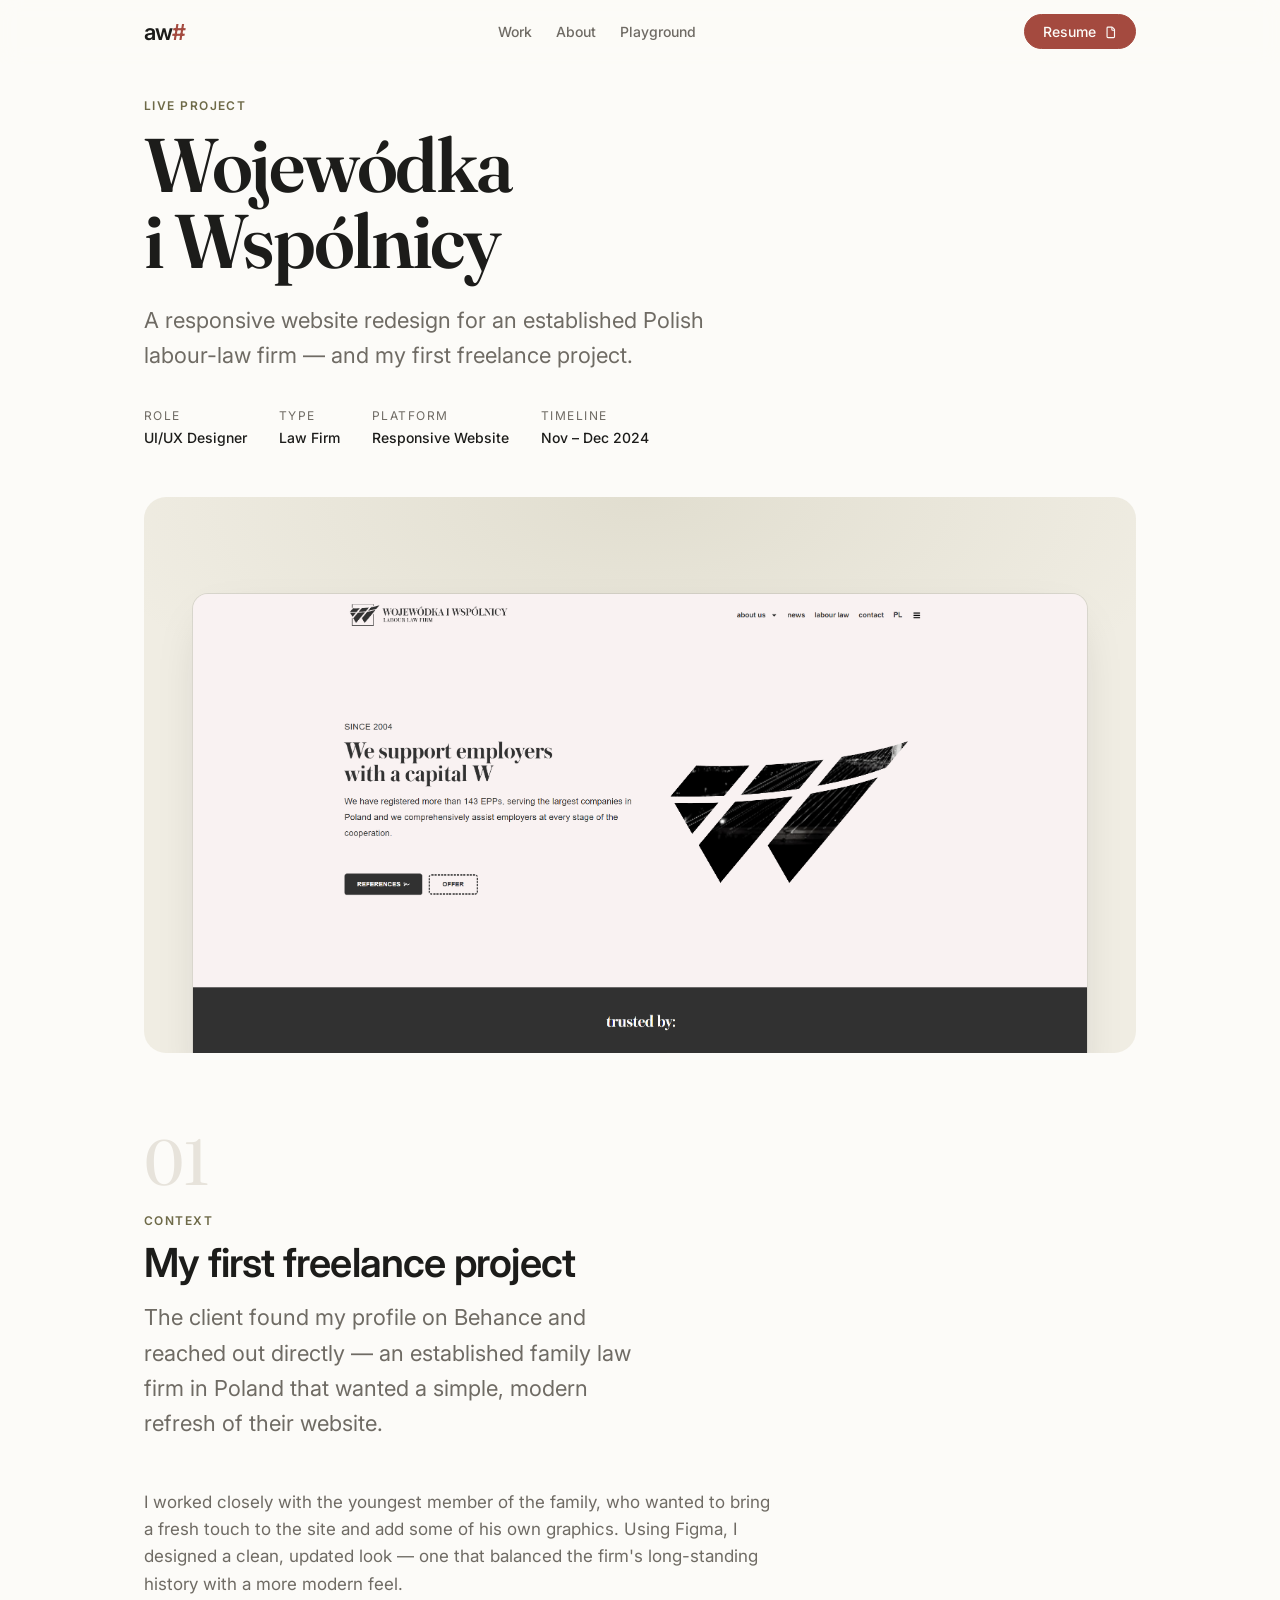
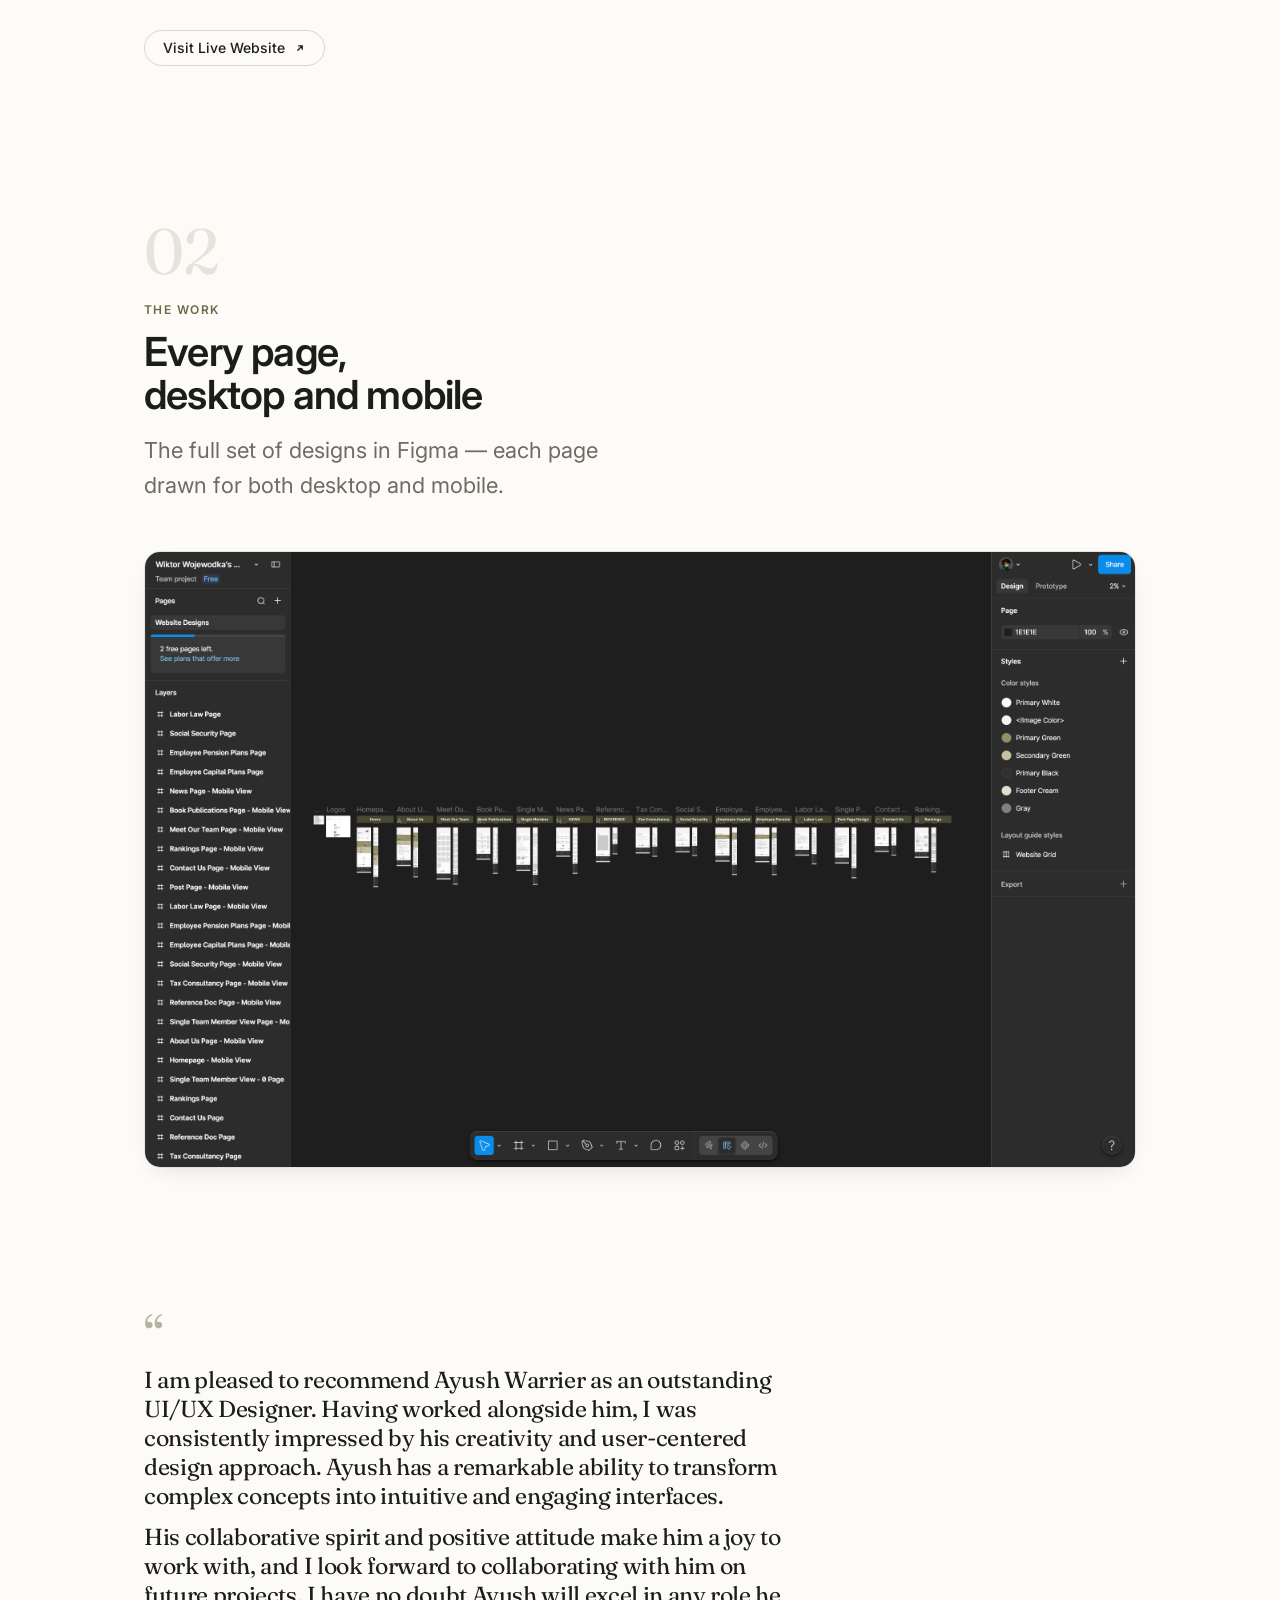
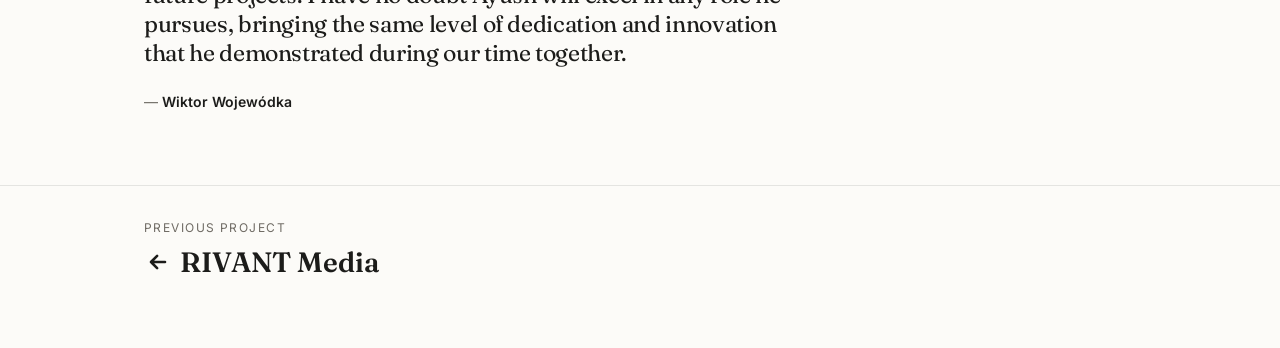
<file: wojewodka/index.html>
<!DOCTYPE html>
<html lang="en">
<head>
  <meta charset="UTF-8" />
  <meta name="viewport" content="width=device-width, initial-scale=1.0" />

  <title>Ayush Warrier | Wojewódka</title>
  <meta name="description" content="A responsive website redesign for an established Polish law firm — my first freelance project, working directly with the client." />
  <meta name="author" content="Ayush Warrier" />
  <link rel="canonical" href="https://warrierayush.me/wojewodka" />

  <!-- Open Graph -->
  <meta property="og:title" content="Ayush Warrier | Wojewódka" />
  <meta property="og:description" content="A responsive website redesign for an established Polish law firm — my first freelance project, working directly with the client." />
  <meta property="og:type" content="article" />
  <meta property="og:url" content="https://warrierayush.me/wojewodka" />
  <meta property="og:image" content="https://warrierayush.me/assets/og-image.png" />
  <meta property="og:image:width" content="1200" />
  <meta property="og:image:height" content="630" />
  <meta property="og:site_name" content="Ayush Warrier" />

  <!-- Twitter Card -->
  <meta name="twitter:card" content="summary_large_image" />
  <meta name="twitter:title" content="Ayush Warrier | Wojewódka" />
  <meta name="twitter:description" content="A responsive website redesign for an established Polish law firm — my first freelance project, working directly with the client." />
  <meta name="twitter:image" content="https://warrierayush.me/assets/og-image.png" />

  <!-- Icons / PWA -->
  <link rel="icon" href="../assets/favicon.ico" sizes="32x32" />
  <link rel="icon" href="../assets/favicon.svg" type="image/svg+xml" />
  <link rel="icon" href="../assets/favicon-16x16.png" sizes="16x16" type="image/png" />
  <link rel="icon" href="../assets/favicon-32x32.png" sizes="32x32" type="image/png" />
  <link rel="apple-touch-icon" href="../assets/apple-touch-icon.png" />
  <link rel="manifest" href="../site.webmanifest" />
  <meta name="theme-color" content="#FCFBF8" />

  <link rel="preconnect" href="https://fonts.googleapis.com" />
  <link rel="preconnect" href="https://fonts.gstatic.com" crossorigin />
  <link
    href="https://fonts.googleapis.com/css2?family=Fraunces:opsz,wght@9..144,400;9..144,500;9..144,600&family=Inter:wght@400;500;600&display=swap"
    rel="stylesheet"
  />

  <link rel="stylesheet" href="../css/variables.css" />
  <link rel="stylesheet" href="../css/base.css" />
  <link rel="stylesheet" href="../css/components.css" />
  <link rel="stylesheet" href="../css/nav.css" />
  <link rel="stylesheet" href="../css/live-project.css" />

  <!--
    WOJEWÓDKA I WSPÓLNICY — LIVE PROJECT.
    A short project page. The hero holds the live site; the Figma
    canvas after the CTA shows the true scope of the work, and the
    client's recommendation closes the page as an editorial quote.
  -->
</head>

<body class="lp lp--wojewodka">
  <a class="skip-link" href="#lp-hero">Skip to content</a>

  <header class="nav" id="top">
    <div class="container nav__inner">
      <a class="nav__brand" href="/" aria-label="Ayush Warrier — home">aw<span class="nav__brand-mark">#</span></a>
      <nav class="nav__links" aria-label="Primary">
        <ul class="nav__list" data-nav-list>
          <li><a class="nav__link" href="/#work">Work</a></li>
          <li><a class="nav__link" href="/#about">About</a></li>
          <li><a class="nav__link nav__link--alt" href="/playground">Playground</a></li>
          <li class="nav__resume-mobile">
            <a class="btn btn--accent nav__resume" href="../assets/Ayush_Warrier_Resume.pdf" target="_blank" rel="noopener">
              Resume
              <svg class="btn__icon" viewBox="0 0 16 16" fill="none" aria-hidden="true">
                <path d="M4.5 2.5h4.586a1 1 0 0 1 .707.293l1.914 1.914a1 1 0 0 1 .293.707V13.5a1 1 0 0 1-1 1h-6.5a1 1 0 0 1-1-1v-10a1 1 0 0 1 1-1Z" stroke="currentColor" stroke-width="1.3" stroke-linejoin="round" />
                <path d="M9 2.5V5a1 1 0 0 0 1 1h2.4" stroke="currentColor" stroke-width="1.3" stroke-linejoin="round" />
              </svg>
            </a>
          </li>
        </ul>
      </nav>
      <a class="btn btn--accent nav__resume nav__resume-desktop" href="../assets/Ayush_Warrier_Resume.pdf" target="_blank" rel="noopener">
        Resume
        <svg class="btn__icon" viewBox="0 0 16 16" fill="none" aria-hidden="true">
          <path d="M4.5 2.5h4.586a1 1 0 0 1 .707.293l1.914 1.914a1 1 0 0 1 .293.707V13.5a1 1 0 0 1-1 1h-6.5a1 1 0 0 1-1-1v-10a1 1 0 0 1 1-1Z" stroke="currentColor" stroke-width="1.3" stroke-linejoin="round" />
          <path d="M9 2.5V5a1 1 0 0 0 1 1h2.4" stroke="currentColor" stroke-width="1.3" stroke-linejoin="round" />
        </svg>
      </a>
      <button class="nav__toggle" type="button" aria-label="Open menu" aria-expanded="false" aria-controls="mobile-nav" data-nav-toggle>
        <span class="nav__toggle-bar"></span>
        <span class="nav__toggle-bar"></span>
      </button>
    </div>
  </header>

  <main id="main">

    <!-- ═══ HERO ═══ -->
    <section class="lp-hero" id="lp-hero" aria-labelledby="lp-hero-title">
      <div class="container">
        <div class="lp-hero__masthead" data-reveal>
          <p class="lp-hero__eyebrow">Live Project</p>
          <h1 class="lp-hero__title" id="lp-hero-title">Wojewódka i Wspólnicy</h1>
          <p class="lp-hero__oneline">
            A responsive website redesign for an established Polish labour-law
            firm — and my first freelance project.
          </p>
          <dl class="lp-hero__meta">
            <div><dt>Role</dt><dd>UI/UX Designer</dd></div>
            <div><dt>Type</dt><dd>Law Firm</dd></div>
            <div><dt>Platform</dt><dd>Responsive Website</dd></div>
            <div><dt>Timeline</dt><dd>Nov – Dec 2024</dd></div>
          </dl>
        </div>
      </div>

      <div class="container">
        <div class="lp-hero__stage" data-reveal>
          <figure class="lp-hero__shot">
            <img
              src="../assets/wojewodka/wojewodka_ss.png"
              alt="The Wojewódka i Wspólnicy homepage — an editorial hero reading 'We support employers with a capital W'"
              loading="eager"
              fetchpriority="high"
              width="2533"
              height="1413"
            />
          </figure>
        </div>
      </div>
    </section>

    <!-- ═══ 01 · CONTEXT ═══ -->
    <section class="chapter" id="context" aria-labelledby="context-title">
      <div class="container">
        <header class="chapter__head" data-reveal>
          <span class="chapter__index">01</span>
          <span class="chapter__eyebrow">Context</span>
          <h2 class="chapter__title" id="context-title">My first freelance project</h2>
          <p class="chapter__lead">
            The client found my profile on Behance and reached out directly —
            an established family law firm in Poland that wanted a simple,
            modern refresh of their website.
          </p>
        </header>

        <div class="chapter__body" data-reveal>
          <p>
            I worked closely with the youngest member of the family, who wanted
            to bring a fresh touch to the site and add some of his own graphics.
            Using Figma, I designed a clean, updated look — one that balanced the
            firm's long-standing history with a more modern feel.
          </p>
        </div>

        <a class="btn btn--secondary lp-cta" href="https://wojewodka.eu/en/" target="_blank" rel="noopener" data-reveal>
          Visit Live Website
          <svg class="btn__icon" viewBox="0 0 16 16" fill="none" aria-hidden="true">
            <path d="M5.5 10.5 10.5 5.5M6.5 5.5h4v4" stroke="currentColor" stroke-width="1.5" stroke-linecap="round" stroke-linejoin="round" />
          </svg>
        </a>
      </div>
    </section>

    <!-- ═══ 02 · THE SCOPE ═══ -->
    <section class="chapter" id="scope" aria-labelledby="scope-title">
      <div class="container">
        <header class="chapter__head" data-reveal>
          <span class="chapter__index">02</span>
          <span class="chapter__eyebrow">The Work</span>
          <h2 class="chapter__title" id="scope-title">Every page, desktop and mobile</h2>
          <p class="chapter__lead">
            The full set of designs in Figma — each page drawn for both desktop
            and mobile.
          </p>
        </header>

        <figure class="lp-evidence" data-reveal>
          <img
            src="../assets/wojewodka/figma_ss.png"
            alt="The Figma project for Wojewódka i Wspólnicy, showing the full set of page designs for desktop and mobile"
            loading="lazy"
            width="2472"
            height="1536"
          />
        </figure>
      </div>
    </section>

    <!-- ═══ RECOMMENDATION ═══ -->
    <section class="lp-quote" aria-labelledby="quote-title">
      <div class="container">
        <figure class="lp-quote__inner" data-reveal>
          <span class="lp-quote__mark" aria-hidden="true">&ldquo;</span>
          <h2 class="visually-hidden" id="quote-title">Client recommendation</h2>
          <blockquote>
            <p>
              I am pleased to recommend Ayush Warrier as an outstanding UI/UX
              Designer. Having worked alongside him, I was consistently impressed
              by his creativity and user-centered design approach. Ayush has a
              remarkable ability to transform complex concepts into intuitive and
              engaging interfaces.
            </p>
            <p>
              His collaborative spirit and positive attitude make him a joy to
              work with, and I look forward to collaborating with him on future
              projects. I have no doubt Ayush will excel in any role he pursues,
              bringing the same level of dedication and innovation that he
              demonstrated during our time together.
            </p>
          </blockquote>
          <figcaption class="lp-quote__cite">
            — <strong>Wiktor Wojewódka</strong>
          </figcaption>
        </figure>
      </div>
    </section>

  </main>

  <nav class="project-nav" aria-label="Project navigation">
    <div class="container project-nav__inner">
      <a class="project-nav__prev" href="/rivant">
        <span class="project-nav__prev-label">Previous project</span>
        <span class="project-nav__prev-name">
          <svg class="btn__icon" viewBox="0 0 16 16" fill="none" aria-hidden="true">
            <path d="M12 8H4M7.5 4.5 4 8l3.5 3.5" stroke="currentColor" stroke-width="1.5" stroke-linecap="round" stroke-linejoin="round" />
          </svg>
          RIVANT Media
        </span>
      </a>
    </div>
  </nav>

  <script src="../js/nav.js" defer></script>
  <script src="../js/reveal.js" defer></script>
</body>
</html>
</file>
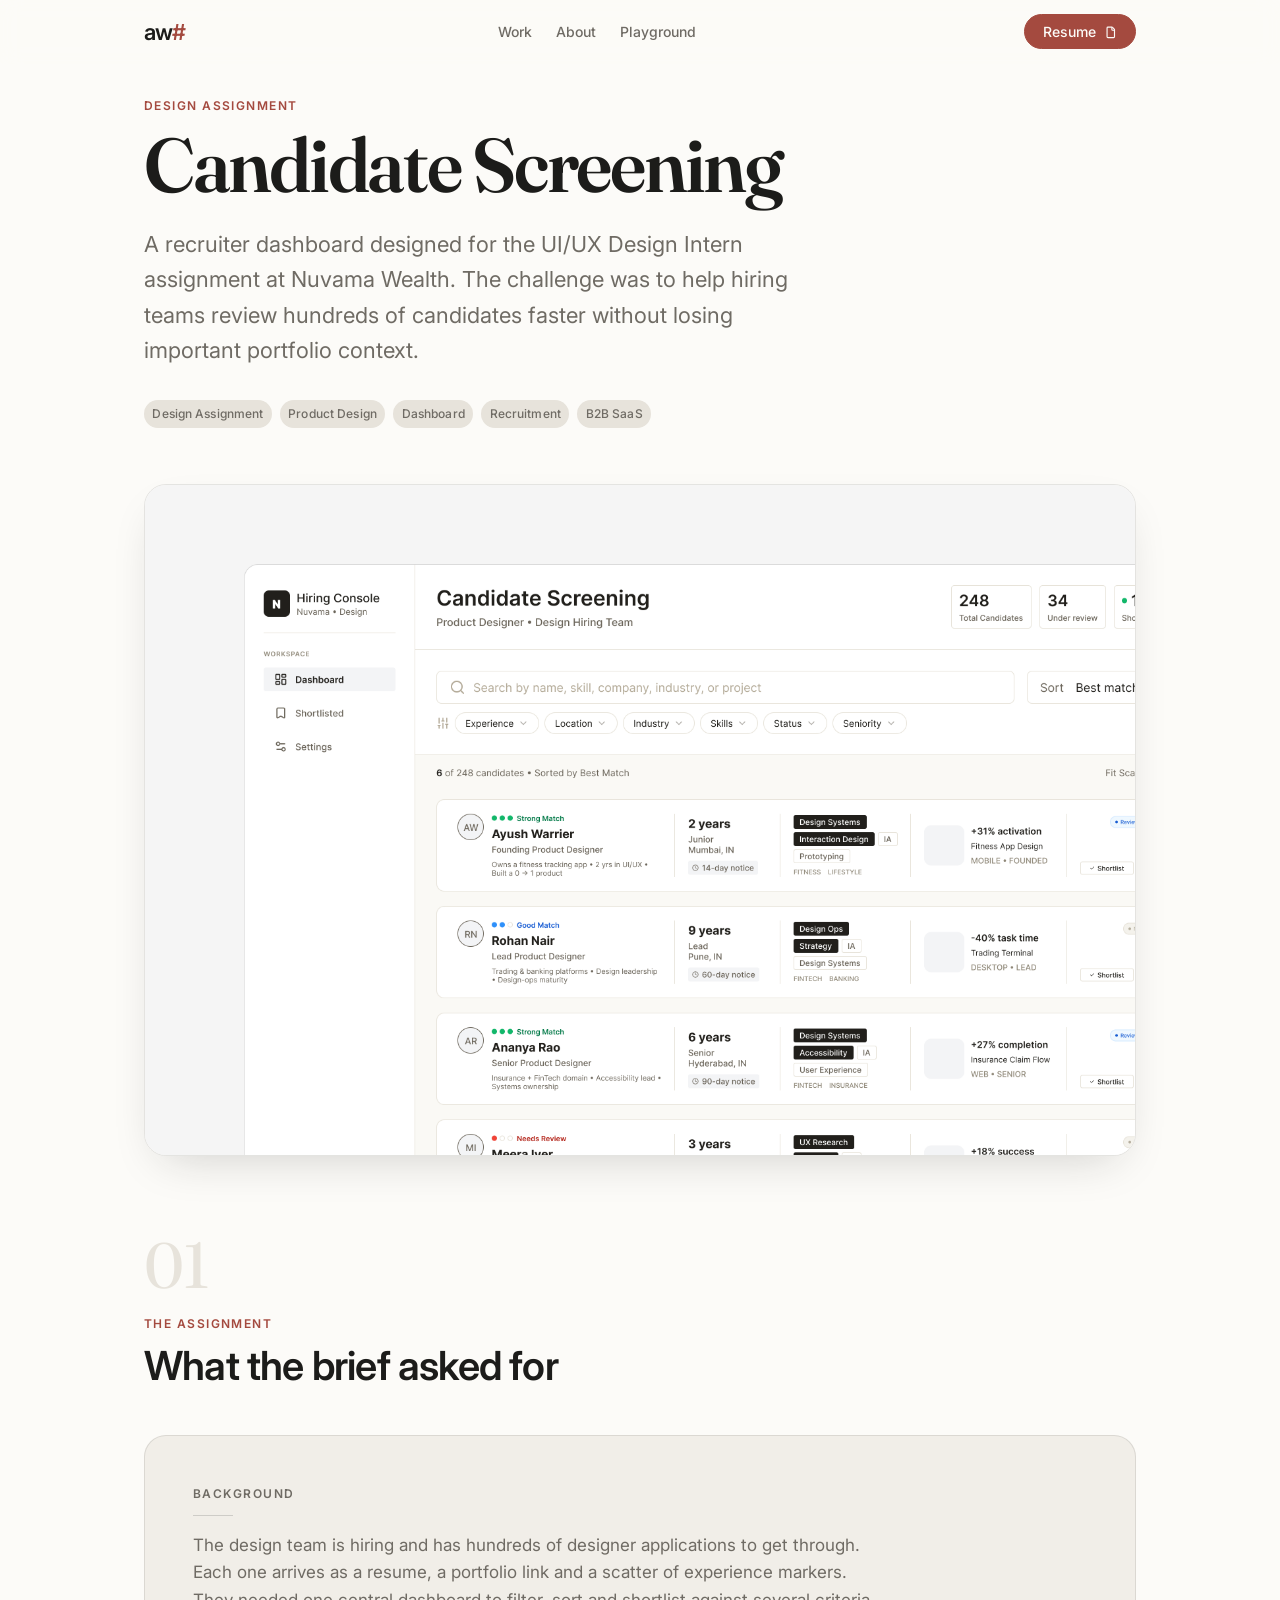
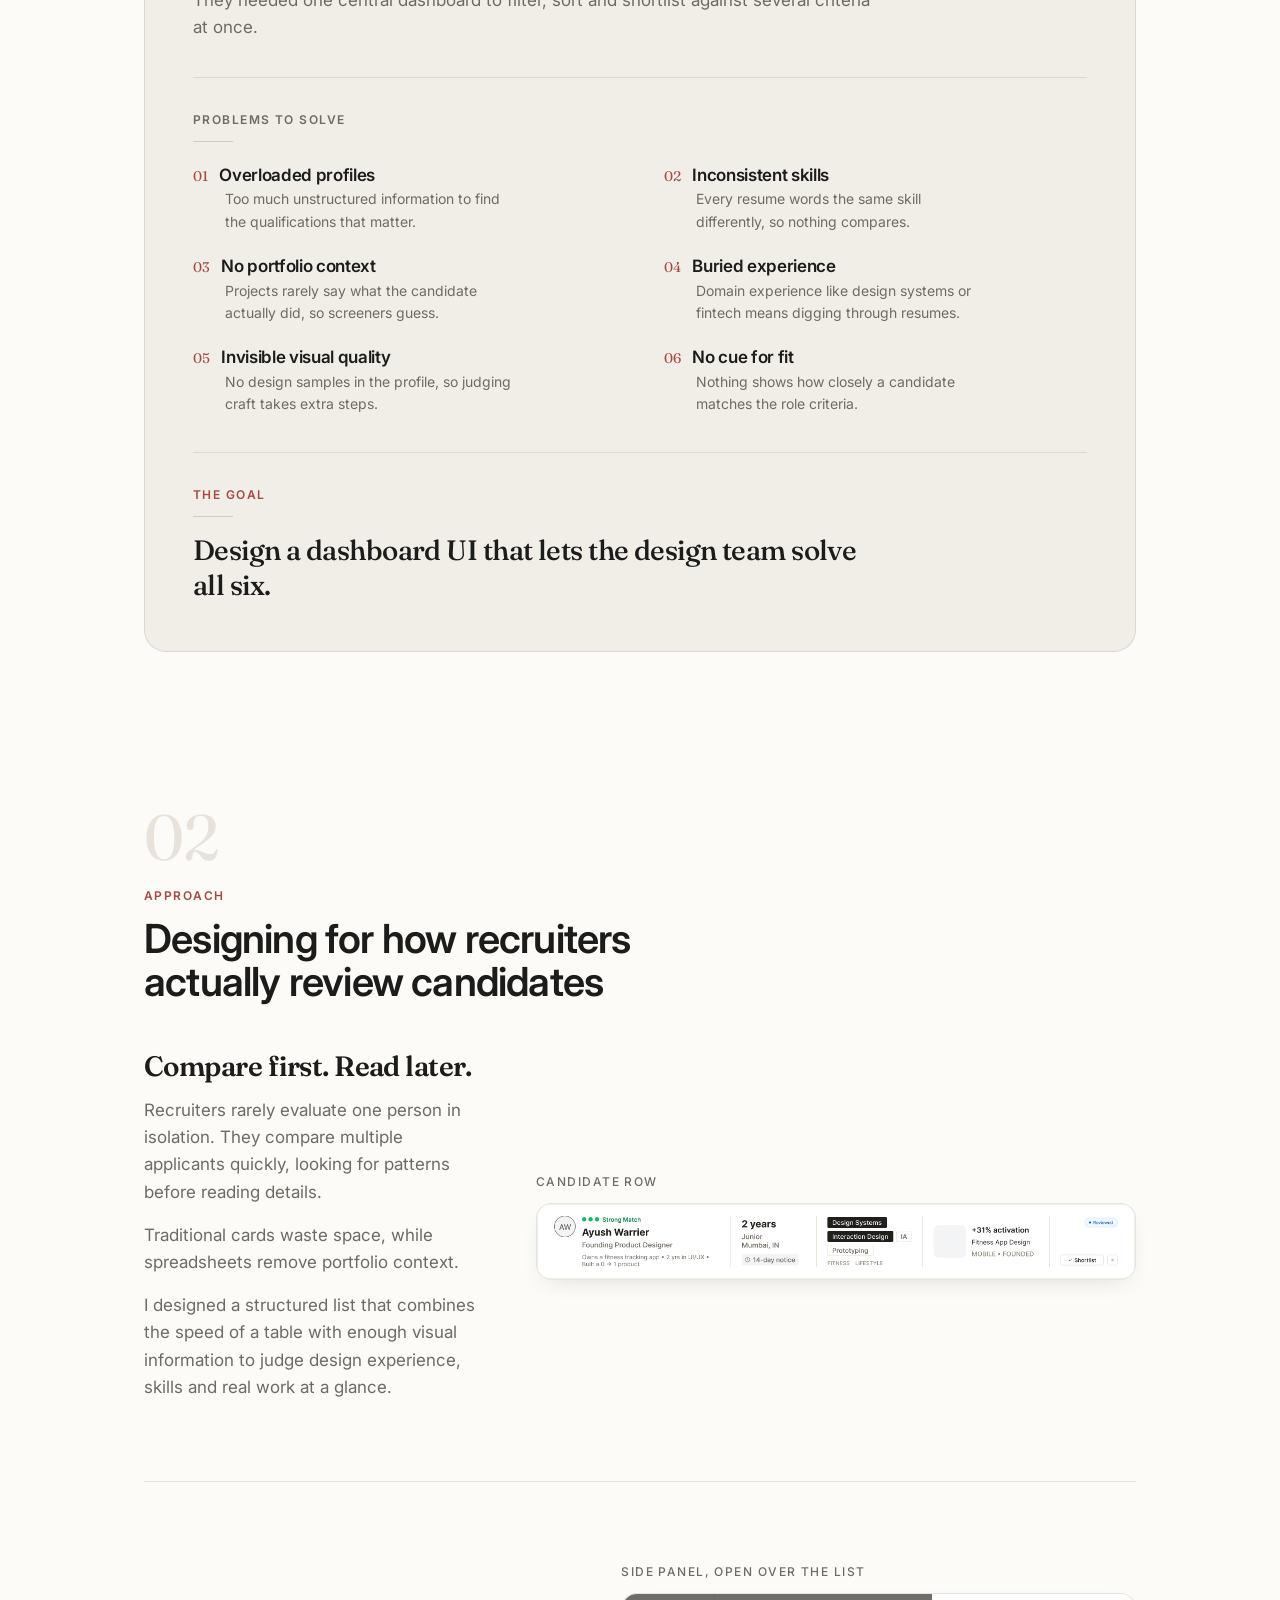
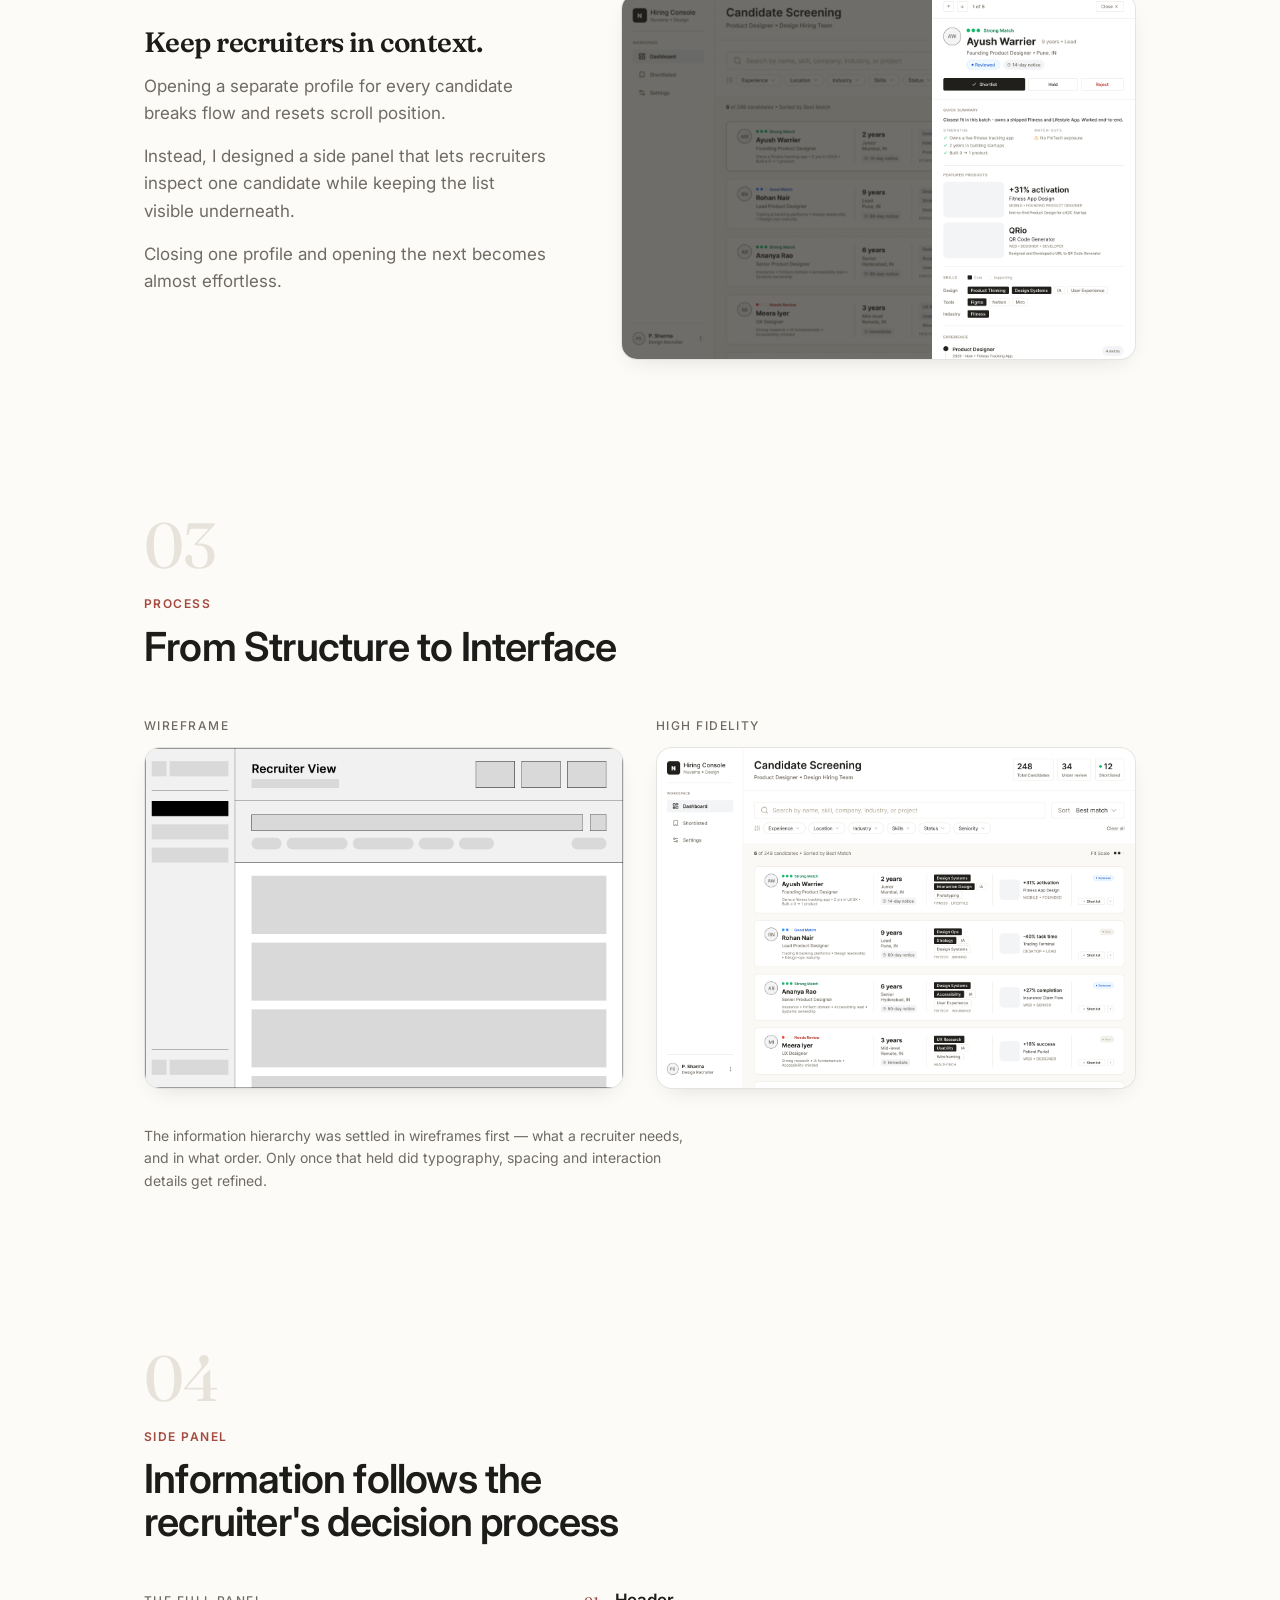
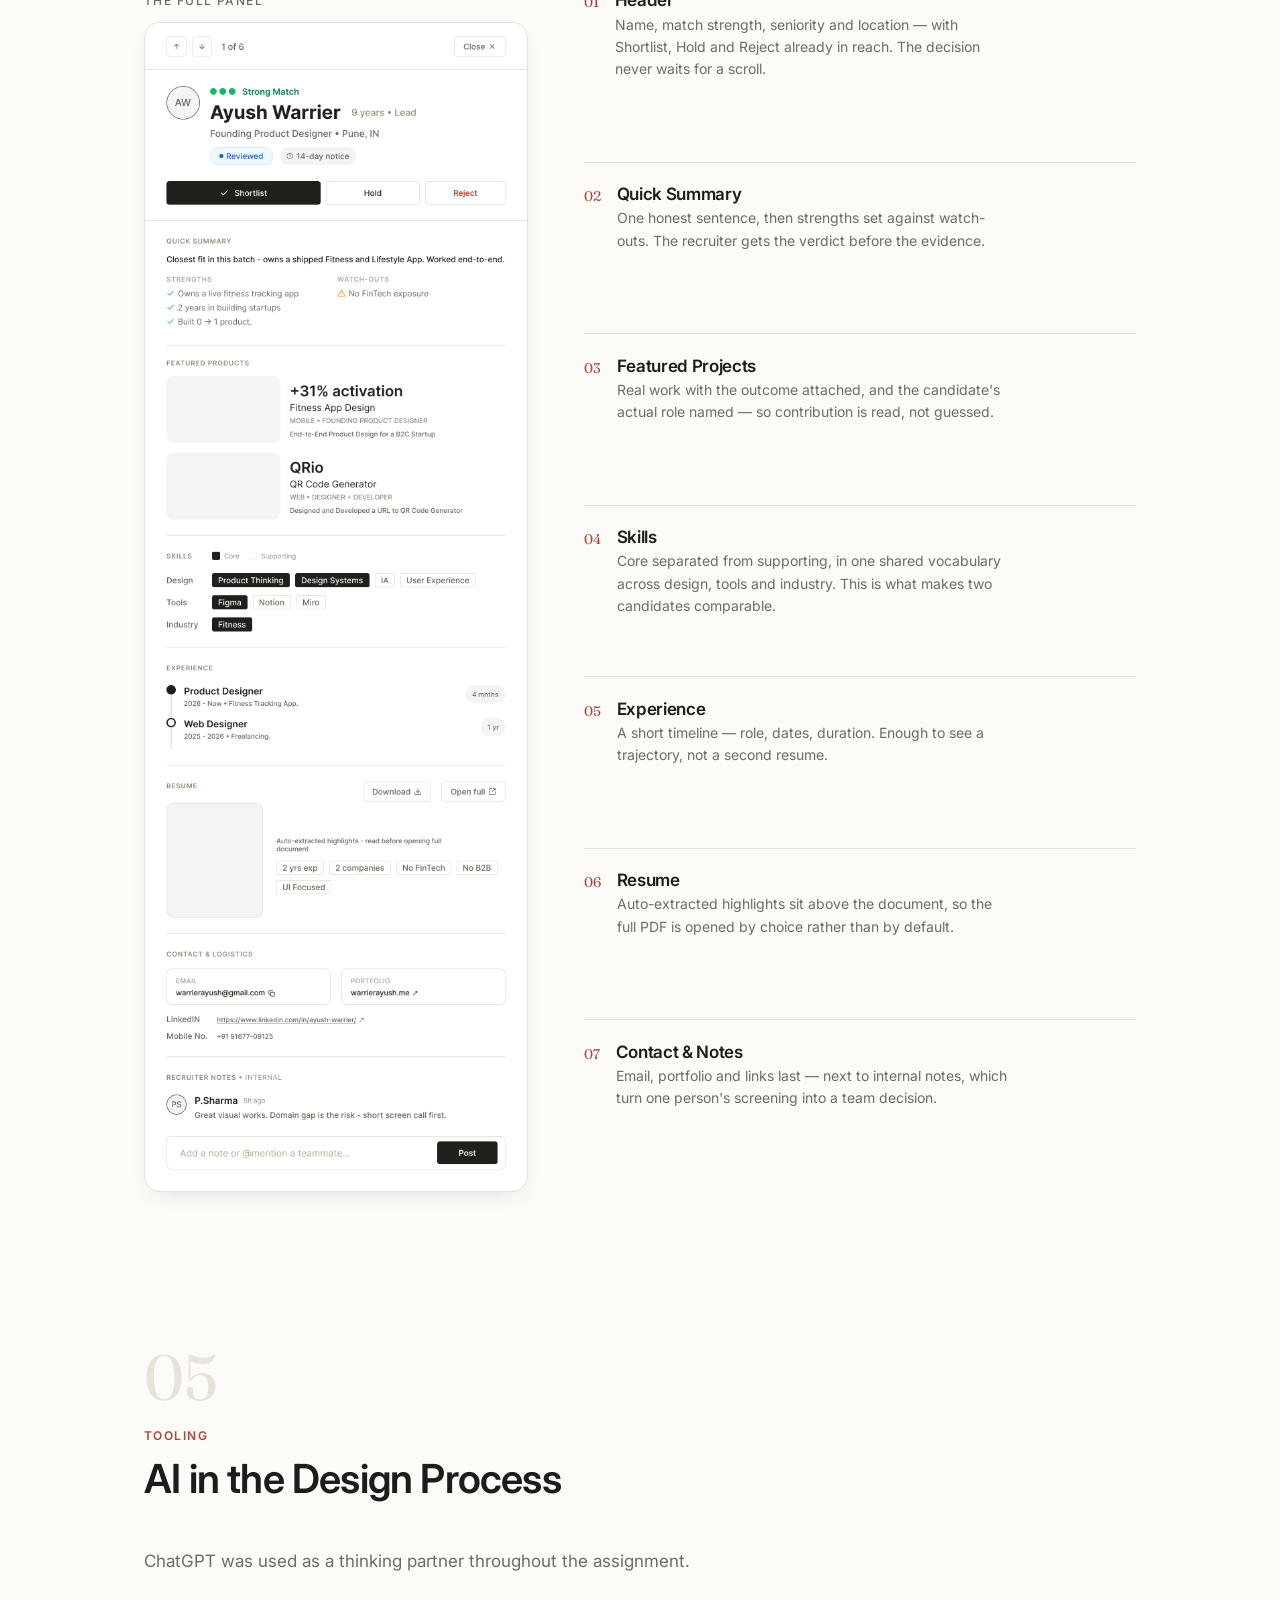
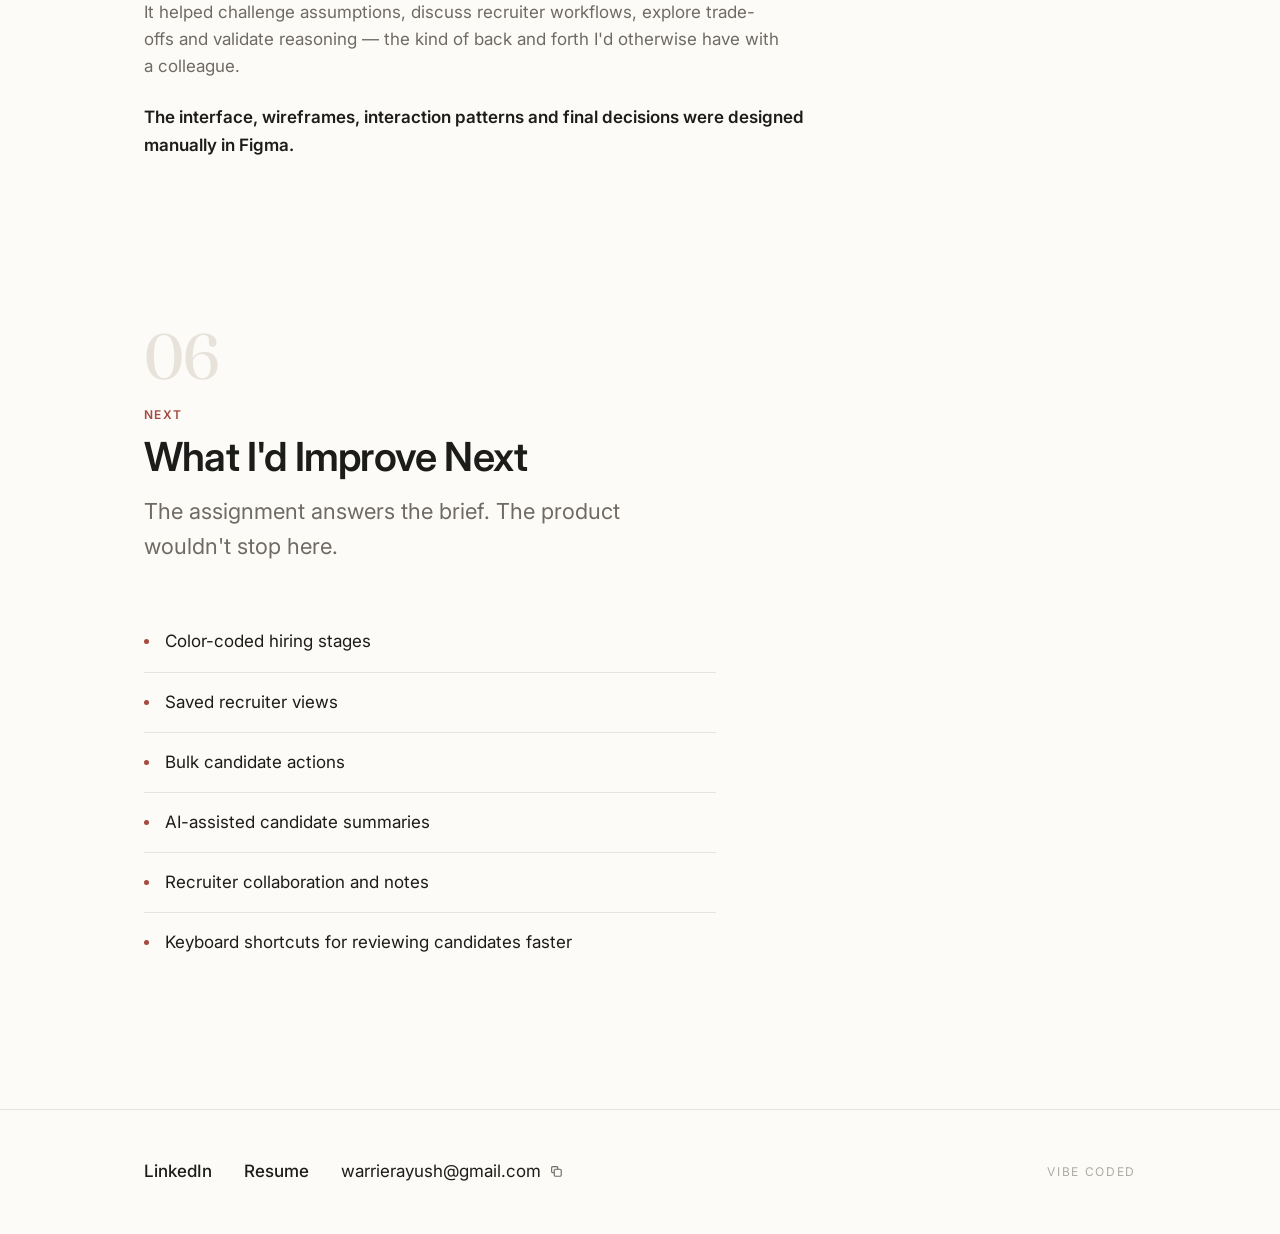
<file: playground/candidate-screening/index.html>
<!DOCTYPE html>
<html lang="en">
<head>
  <meta charset="UTF-8" />
  <meta name="viewport" content="width=device-width, initial-scale=1.0" />

  <title>Ayush Warrier | Candidate Screening</title>
  <meta name="description" content="Candidate Screening — a recruiter dashboard designed for the UI/UX Design Intern assignment at Nuvama Wealth. Helping hiring teams review hundreds of candidates faster without losing portfolio context." />
  <meta name="author" content="Ayush Warrier" />
  <link rel="canonical" href="https://warrierayush.me/playground/candidate-screening" />

  <!-- Open Graph -->
  <meta property="og:title" content="Ayush Warrier | Candidate Screening" />
  <meta property="og:description" content="Candidate Screening — a recruiter dashboard designed for the UI/UX Design Intern assignment at Nuvama Wealth. Helping hiring teams review hundreds of candidates faster without losing portfolio context." />
  <meta property="og:type" content="article" />
  <meta property="og:url" content="https://warrierayush.me/playground/candidate-screening" />
  <meta property="og:image" content="https://warrierayush.me/assets/og-image.png" />
  <meta property="og:image:width" content="1200" />
  <meta property="og:image:height" content="630" />
  <meta property="og:site_name" content="Ayush Warrier" />

  <!-- Twitter Card -->
  <meta name="twitter:card" content="summary_large_image" />
  <meta name="twitter:title" content="Ayush Warrier | Candidate Screening" />
  <meta name="twitter:description" content="Candidate Screening — a recruiter dashboard designed for the UI/UX Design Intern assignment at Nuvama Wealth. Helping hiring teams review hundreds of candidates faster without losing portfolio context." />
  <meta name="twitter:image" content="https://warrierayush.me/assets/og-image.png" />

  <!-- Icons -->
  <link rel="icon" href="../assets/images/favicon.ico" sizes="32x32" />
  <link rel="icon" href="../assets/images/favicon.svg" type="image/svg+xml" />
  <link rel="icon" href="../assets/images/favicon-16x16.png" sizes="16x16" type="image/png" />
  <link rel="icon" href="../assets/images/favicon-32x32.png" sizes="32x32" type="image/png" />
  <link rel="apple-touch-icon" href="../assets/images/apple-touch-icon.png" />
  <link rel="manifest" href="../../site.webmanifest" />
  <meta name="theme-color" content="#FCFBF8" />

  <!-- Portfolio shell type — Inter + Fraunces, same as every other
       Playground page. -->
  <link rel="preconnect" href="https://fonts.googleapis.com" />
  <link rel="preconnect" href="https://fonts.gstatic.com" crossorigin />
  <link
    href="https://fonts.googleapis.com/css2?family=Fraunces:opsz,wght@9..144,400;9..144,500;9..144,600&family=Inter:wght@400;500;600&display=swap"
    rel="stylesheet"
  />

  <link rel="stylesheet" href="../assets/css/variables.css" />
  <link rel="stylesheet" href="../assets/css/base.css" />
  <link rel="stylesheet" href="../assets/css/components.css" />
  <link rel="stylesheet" href="../assets/css/nav.css" />
  <link rel="stylesheet" href="../assets/css/footer.css" />
  <link rel="stylesheet" href="../assets/css/project-shell.css" />
  <link rel="stylesheet" href="css/candidate-screening.css" />

  <!--
    CANDIDATE SCREENING — a Playground project: the design
    assignment for the UI/UX Design Intern role at Nuvama Wealth.
    Unlike Nerve, this reads as a miniature product case study
    rather than an assignment walkthrough — the hero opens
    straight into the dashboard itself, and each argument is put
    next to the export that proves it.

    Six chapters: the brief (summarised, never reproduced), the
    two decisions that shaped the interface, wireframe against
    high fidelity, the side panel broken down in the order a
    recruiter needs it, an honest note on where AI was used, and
    the open ends.

    Every image is a real Figma export from the assignment.
    Nothing is recreated, generated or decorated. Same principle
    as the rest of the portfolio: less reading, more
    understanding — evidence over claims.
  -->
</head>

<body class="pg-project pg-project--cs">
  <a class="skip-link" href="#cs-hero">Skip to content</a>

  <header class="nav" id="top">
    <div class="container nav__inner">
      <a class="nav__brand" href="/" aria-label="Ayush Warrier — home">aw<span class="nav__brand-mark">#</span></a>
      <nav class="nav__links" aria-label="Primary">
        <ul class="nav__list" data-nav-list>
          <li><a class="nav__link" href="/#work">Work</a></li>
          <li><a class="nav__link" href="/#about">About</a></li>
          <li><a class="nav__link nav__link--alt" href="/playground">Playground</a></li>
          <li class="nav__resume-mobile">
            <a class="btn btn--accent nav__resume" href="../assets/Ayush_Warrier_Resume.pdf" target="_blank" rel="noopener">
              Resume
              <svg class="btn__icon" viewBox="0 0 16 16" fill="none" aria-hidden="true">
                <path d="M4.5 2.5h4.586a1 1 0 0 1 .707.293l1.914 1.914a1 1 0 0 1 .293.707V13.5a1 1 0 0 1-1 1h-6.5a1 1 0 0 1-1-1v-10a1 1 0 0 1 1-1Z" stroke="currentColor" stroke-width="1.3" stroke-linejoin="round" />
                <path d="M9 2.5V5a1 1 0 0 0 1 1h2.4" stroke="currentColor" stroke-width="1.3" stroke-linejoin="round" />
              </svg>
            </a>
          </li>
        </ul>
      </nav>
      <a class="btn btn--accent nav__resume nav__resume-desktop" href="../assets/Ayush_Warrier_Resume.pdf" target="_blank" rel="noopener">
        Resume
        <svg class="btn__icon" viewBox="0 0 16 16" fill="none" aria-hidden="true">
          <path d="M4.5 2.5h4.586a1 1 0 0 1 .707.293l1.914 1.914a1 1 0 0 1 .293.707V13.5a1 1 0 0 1-1 1h-6.5a1 1 0 0 1-1-1v-10a1 1 0 0 1 1-1Z" stroke="currentColor" stroke-width="1.3" stroke-linejoin="round" />
          <path d="M9 2.5V5a1 1 0 0 0 1 1h2.4" stroke="currentColor" stroke-width="1.3" stroke-linejoin="round" />
        </svg>
      </a>
      <button class="nav__toggle" type="button" aria-label="Open menu" aria-expanded="false" aria-controls="mobile-nav" data-nav-toggle>
        <span class="nav__toggle-bar"></span>
        <span class="nav__toggle-bar"></span>
      </button>
    </div>
  </header>

  <main id="main">

    <!-- ═══ HERO ═══ -->
    <section class="proj-hero" id="cs-hero" aria-labelledby="cs-hero-title">
      <div class="container">
        <div class="proj-hero__masthead">
          <p class="proj-hero__eyebrow">Design Assignment</p>
          <h1 class="proj-hero__title" id="cs-hero-title">Candidate Screening</h1>
          <p class="proj-hero__oneline">
            A recruiter dashboard designed for the UI/UX Design Intern
            assignment at Nuvama Wealth. The challenge was to help hiring
            teams review hundreds of candidates faster without losing
            important portfolio context.
          </p>
          <ul class="tag-list proj-hero__tags">
            <li class="tag">Design Assignment</li>
            <li class="tag">Product Design</li>
            <li class="tag">Dashboard</li>
            <li class="tag">Recruitment</li>
            <li class="tag">B2B SaaS</li>
          </ul>
        </div>
      </div>
    </section>

    <!-- ═══ THUMBNAIL — the product, immediately and large ═══ -->
    <section class="cs-thumb" aria-label="The Candidate Screening dashboard">
      <div class="container">
        <figure class="cs-thumb__stage">
          <img
            src="assets/Thumbnail.png"
            alt="The Candidate Screening dashboard — a Hiring Console sidebar, a header reading 'Candidate Screening · Product Designer · Design Hiring Team' with counts for total candidates, under review and shortlisted, a search field above Experience, Location, Industry, Skills, Status and Seniority filters, and below them a list of structured candidate rows, each showing a match strength, years of experience, skill tags, a work sample and a Shortlist action"
            width="3004"
            height="2034"
            loading="eager"
            fetchpriority="high"
          />
        </figure>
      </div>
    </section>

    <!-- ═══ 01 · THE ASSIGNMENT ═══ -->
    <section class="chapter" id="assignment" aria-labelledby="assignment-title">
      <div class="container">
        <header class="chapter__head">
          <span class="chapter__index">01</span>
          <span class="chapter__eyebrow">The Assignment</span>
          <h2 class="chapter__title" id="assignment-title">What the brief asked for</h2>
        </header>

        <div class="cs-brief">
          <div class="cs-brief__block">
            <span class="cs-brief__label">Background</span>
            <span class="cs-brief__rule" aria-hidden="true"></span>
            <p class="cs-brief__text">
              The design team is hiring and has hundreds of designer
              applications to get through. Each one arrives as a resume, a
              portfolio link and a scatter of experience markers. They needed
              one central dashboard to filter, sort and shortlist against
              several criteria at once.
            </p>
          </div>

          <div class="cs-brief__block">
            <span class="cs-brief__label">Problems to solve</span>
            <span class="cs-brief__rule" aria-hidden="true"></span>
            <ol class="cs-problems">
              <li>
                <h3 class="cs-problems__title"><span class="cs-problems__num">01</span>Overloaded profiles</h3>
                <p class="cs-problems__text">Too much unstructured information to find the qualifications that matter.</p>
              </li>
              <li>
                <h3 class="cs-problems__title"><span class="cs-problems__num">02</span>Inconsistent skills</h3>
                <p class="cs-problems__text">Every resume words the same skill differently, so nothing compares.</p>
              </li>
              <li>
                <h3 class="cs-problems__title"><span class="cs-problems__num">03</span>No portfolio context</h3>
                <p class="cs-problems__text">Projects rarely say what the candidate actually did, so screeners guess.</p>
              </li>
              <li>
                <h3 class="cs-problems__title"><span class="cs-problems__num">04</span>Buried experience</h3>
                <p class="cs-problems__text">Domain experience like design systems or fintech means digging through resumes.</p>
              </li>
              <li>
                <h3 class="cs-problems__title"><span class="cs-problems__num">05</span>Invisible visual quality</h3>
                <p class="cs-problems__text">No design samples in the profile, so judging craft takes extra steps.</p>
              </li>
              <li>
                <h3 class="cs-problems__title"><span class="cs-problems__num">06</span>No cue for fit</h3>
                <p class="cs-problems__text">Nothing shows how closely a candidate matches the role criteria.</p>
              </li>
            </ol>
          </div>

          <div class="cs-brief__block">
            <span class="cs-brief__label cs-brief__label--accent">The goal</span>
            <span class="cs-brief__rule" aria-hidden="true"></span>
            <p class="cs-brief__goal">
              Design a dashboard UI that lets the design team solve all six.
            </p>
          </div>
        </div>
      </div>
    </section>

    <!-- ═══ 02 · THE THINKING ═══ -->
    <section class="chapter" id="thinking" aria-labelledby="thinking-title">
      <div class="container">
        <header class="chapter__head">
          <span class="chapter__index">02</span>
          <span class="chapter__eyebrow">Approach</span>
          <h2 class="chapter__title" id="thinking-title">Designing for how recruiters actually review candidates</h2>
        </header>

        <!-- Compare first. Read later. -->
        <div class="cs-row cs-row--wide-visual">
          <div>
            <h3 class="cs-row__title">Compare first. Read later.</h3>
            <div class="cs-row__text">
              <p>
                Recruiters rarely evaluate one person in isolation. They
                compare multiple applicants quickly, looking for patterns
                before reading details.
              </p>
              <p>
                Traditional cards waste space, while spreadsheets remove
                portfolio context.
              </p>
              <p>
                I designed a structured list that combines the speed of a
                table with enough visual information to judge design
                experience, skills and real work at a glance.
              </p>
            </div>
          </div>

          <figure class="cs-figure">
            <figcaption class="cs-cap">Candidate row</figcaption>
            <span class="cs-shot">
              <img
                src="assets/Candidate%20Card.png"
                alt="One candidate row from the list, read left to right — initials and a three-dot 'Strong Match' indicator beside the name and current title, then years of experience, seniority, location and notice period, then core and supporting skill tags with industry labels, then a work sample thumbnail with its outcome, and finally the review status and a Shortlist action"
                width="2232"
                height="280"
                loading="lazy"
              />
            </span>
          </figure>
        </div>

        <!-- Keep recruiters in context. -->
        <div class="cs-row">
          <div>
            <h3 class="cs-row__title">Keep recruiters in context.</h3>
            <div class="cs-row__text">
              <p>
                Opening a separate profile for every candidate breaks flow
                and resets scroll position.
              </p>
              <p>
                Instead, I designed a side panel that lets recruiters inspect
                one candidate while keeping the list visible underneath.
              </p>
              <p>
                Closing one profile and opening the next becomes almost
                effortless.
              </p>
            </div>
          </div>

          <figure class="cs-figure">
            <figcaption class="cs-cap">Side panel, open over the list</figcaption>
            <span class="cs-shot">
              <img
                src="assets/Dashboard%20High%20Fidelity%20-%20Side%20Panel.png"
                alt="The dashboard with a candidate's side panel open on the right — the panel shows '1 of 6' with up and down arrows and a Close control, while the candidate list stays visible and in place behind it"
                width="2880"
                height="2048"
                loading="lazy"
              />
            </span>
          </figure>
        </div>
      </div>
    </section>

    <!-- ═══ 03 · STRUCTURE TO INTERFACE ═══ -->
    <section class="chapter" id="structure" aria-labelledby="structure-title">
      <div class="container">
        <header class="chapter__head">
          <span class="chapter__index">03</span>
          <span class="chapter__eyebrow">Process</span>
          <h2 class="chapter__title" id="structure-title">From Structure to Interface</h2>
        </header>

        <div class="cs-compare">
          <figure class="cs-figure">
            <figcaption class="cs-cap">Wireframe</figcaption>
            <span class="cs-shot">
              <img
                src="assets/Dashboard%20Wireframe.png"
                alt="The dashboard wireframe — a grey block layout: sidebar with navigation items, a 'Recruiter View' header with three stat blocks, a search bar with filter pills, and a stack of full-width candidate rows below"
                width="2880"
                height="2048"
                loading="lazy"
              />
            </span>
          </figure>
          <figure class="cs-figure">
            <figcaption class="cs-cap">High fidelity</figcaption>
            <span class="cs-shot">
              <img
                src="assets/Dashboard%20High%20Fidelity.png"
                alt="The same dashboard in high fidelity — the identical layout resolved into real type, real candidate data, match indicators, skill tags, work samples and Shortlist actions"
                width="2880"
                height="2048"
                loading="lazy"
              />
            </span>
          </figure>
        </div>

        <p class="cs-compare__note">
          The information hierarchy was settled in wireframes first — what a
          recruiter needs, and in what order. Only once that held did
          typography, spacing and interaction details get refined.
        </p>
      </div>
    </section>

    <!-- ═══ 04 · THE SIDE PANEL ═══ -->
    <section class="chapter" id="panel" aria-labelledby="panel-title">
      <div class="container">
        <header class="chapter__head">
          <span class="chapter__index">04</span>
          <span class="chapter__eyebrow">Side Panel</span>
          <h2 class="chapter__title" id="panel-title">Information follows the recruiter's decision process</h2>
        </header>

        <div class="cs-anatomy">
          <figure class="cs-figure cs-anatomy__visual">
            <figcaption class="cs-cap">The full panel</figcaption>
            <span class="cs-shot">
              <img
                src="assets/Side%20Panel.png"
                alt="The full candidate side panel, top to bottom — a header with the candidate's name, match strength and Shortlist, Hold and Reject actions; a quick summary with strengths beside watch-outs; featured products with their outcomes; skills split into core and supporting across design, tools and industry; a short experience timeline; a resume block with auto-extracted highlights; and contact details with internal recruiter notes"
                width="1140"
                height="3486"
                loading="lazy"
              />
            </span>
          </figure>

          <ol class="cs-anatomy__list">
            <li class="cs-anatomy__item">
              <div>
                <h3 class="cs-anatomy__title">Header</h3>
                <p class="cs-anatomy__text">
                  Name, match strength, seniority and location — with
                  Shortlist, Hold and Reject already in reach. The decision
                  never waits for a scroll.
                </p>
              </div>
            </li>
            <li class="cs-anatomy__item">
              <div>
                <h3 class="cs-anatomy__title">Quick Summary</h3>
                <p class="cs-anatomy__text">
                  One honest sentence, then strengths set against watch-outs.
                  The recruiter gets the verdict before the evidence.
                </p>
              </div>
            </li>
            <li class="cs-anatomy__item">
              <div>
                <h3 class="cs-anatomy__title">Featured Projects</h3>
                <p class="cs-anatomy__text">
                  Real work with the outcome attached, and the candidate's
                  actual role named — so contribution is read, not guessed.
                </p>
              </div>
            </li>
            <li class="cs-anatomy__item">
              <div>
                <h3 class="cs-anatomy__title">Skills</h3>
                <p class="cs-anatomy__text">
                  Core separated from supporting, in one shared vocabulary
                  across design, tools and industry. This is what makes two
                  candidates comparable.
                </p>
              </div>
            </li>
            <li class="cs-anatomy__item">
              <div>
                <h3 class="cs-anatomy__title">Experience</h3>
                <p class="cs-anatomy__text">
                  A short timeline — role, dates, duration. Enough to see a
                  trajectory, not a second resume.
                </p>
              </div>
            </li>
            <li class="cs-anatomy__item">
              <div>
                <h3 class="cs-anatomy__title">Resume</h3>
                <p class="cs-anatomy__text">
                  Auto-extracted highlights sit above the document, so the
                  full PDF is opened by choice rather than by default.
                </p>
              </div>
            </li>
            <li class="cs-anatomy__item">
              <div>
                <h3 class="cs-anatomy__title">Contact &amp; Notes</h3>
                <p class="cs-anatomy__text">
                  Email, portfolio and links last — next to internal notes,
                  which turn one person's screening into a team decision.
                </p>
              </div>
            </li>
          </ol>
        </div>
      </div>
    </section>

    <!-- ═══ 05 · AI IN THE PROCESS ═══ -->
    <section class="chapter" id="ai" aria-labelledby="ai-title">
      <div class="container">
        <header class="chapter__head">
          <span class="chapter__index">05</span>
          <span class="chapter__eyebrow">Tooling</span>
          <h2 class="chapter__title" id="ai-title">AI in the Design Process</h2>
        </header>

        <div class="cs-prose">
          <p>
            ChatGPT was used as a thinking partner throughout the assignment.
          </p>
          <p>
            It helped challenge assumptions, discuss recruiter workflows,
            explore trade-offs and validate reasoning — the kind of back and
            forth I'd otherwise have with a colleague.
          </p>
          <p>
            <b>The interface, wireframes, interaction patterns and final
            decisions were designed manually in Figma.</b>
          </p>
        </div>
      </div>
    </section>

    <!-- ═══ 06 · WHAT'S NEXT ═══ -->
    <section class="chapter chapter--tight" id="next" aria-labelledby="next-title">
      <div class="container">
        <header class="chapter__head">
          <span class="chapter__index">06</span>
          <span class="chapter__eyebrow">Next</span>
          <h2 class="chapter__title" id="next-title">What I'd Improve Next</h2>
          <p class="chapter__lead">
            The assignment answers the brief. The product wouldn't stop here.
          </p>
        </header>

        <ul class="cs-next">
          <li>Color-coded hiring stages</li>
          <li>Saved recruiter views</li>
          <li>Bulk candidate actions</li>
          <li>AI-assisted candidate summaries</li>
          <li>Recruiter collaboration and notes</li>
          <li>Keyboard shortcuts for reviewing candidates faster</li>
        </ul>
      </div>
    </section>

  </main>

  <footer class="site-footer" id="contact">
    <div class="container site-footer__inner">
      <ul class="site-footer__links">
        <li>
          <a class="link" href="https://www.linkedin.com/in/ayush-warrier/" target="_blank" rel="noopener">LinkedIn</a>
        </li>
        <li>
          <a class="link" href="../assets/Ayush_Warrier_Resume.pdf" target="_blank" rel="noopener">Resume</a>
        </li>
        <li>
          <button class="link site-footer__copy" type="button" data-copy-email="warrierayush@gmail.com" aria-label="Copy email address, warrierayush@gmail.com">
            warrierayush@gmail.com
            <svg viewBox="0 0 16 16" fill="none" aria-hidden="true">
              <rect x="6" y="6" width="8" height="8" rx="1.5" stroke="currentColor" stroke-width="1.3" />
              <path d="M10 6V4.5A1.5 1.5 0 0 0 8.5 3h-4A1.5 1.5 0 0 0 3 4.5v4A1.5 1.5 0 0 0 4.5 10H6" stroke="currentColor" stroke-width="1.3" stroke-linecap="round" />
            </svg>
          </button>
        </li>
      </ul>

      <p class="site-footer__note">Vibe coded</p>
    </div>
  </footer>

  <div class="toast" role="status" aria-live="polite" data-toast></div>

  <script src="../assets/js/nav.js" defer></script>
  <script src="../assets/js/main.js" defer></script>
</body>
</html>
</file>
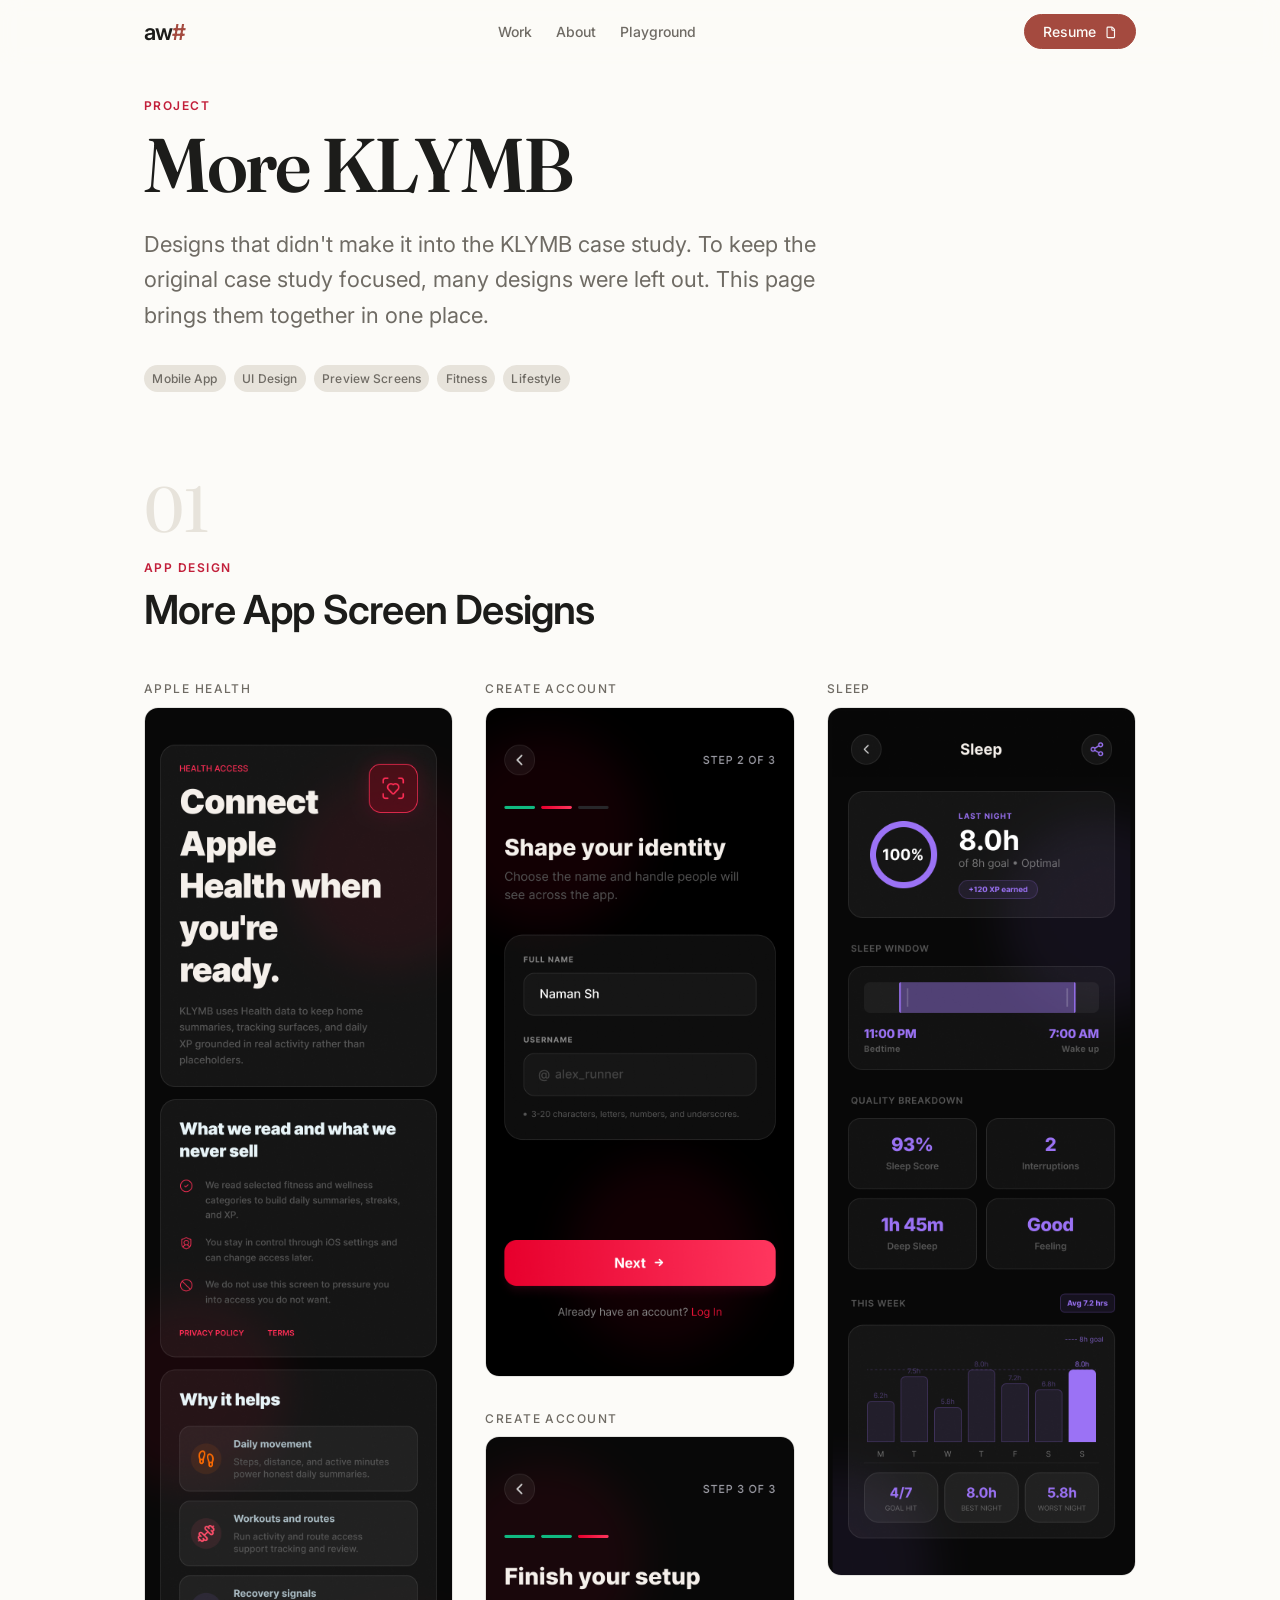
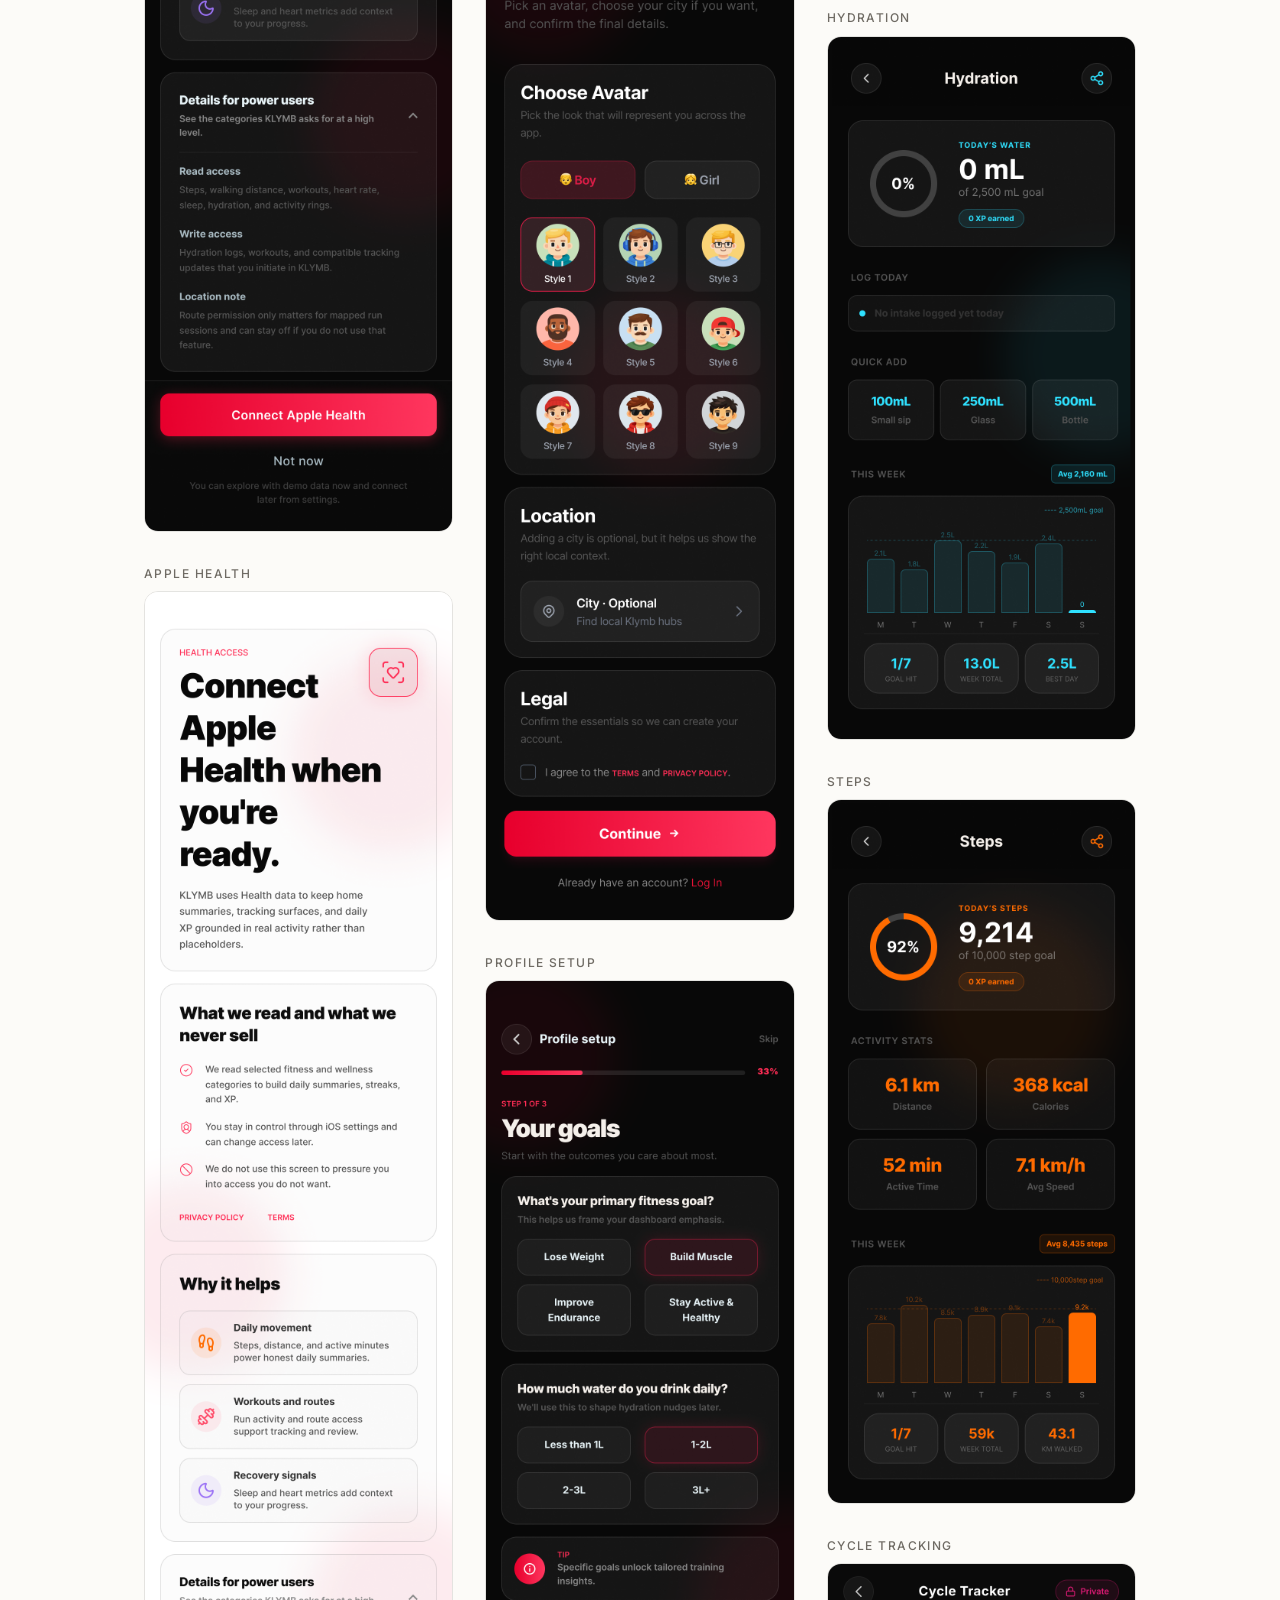
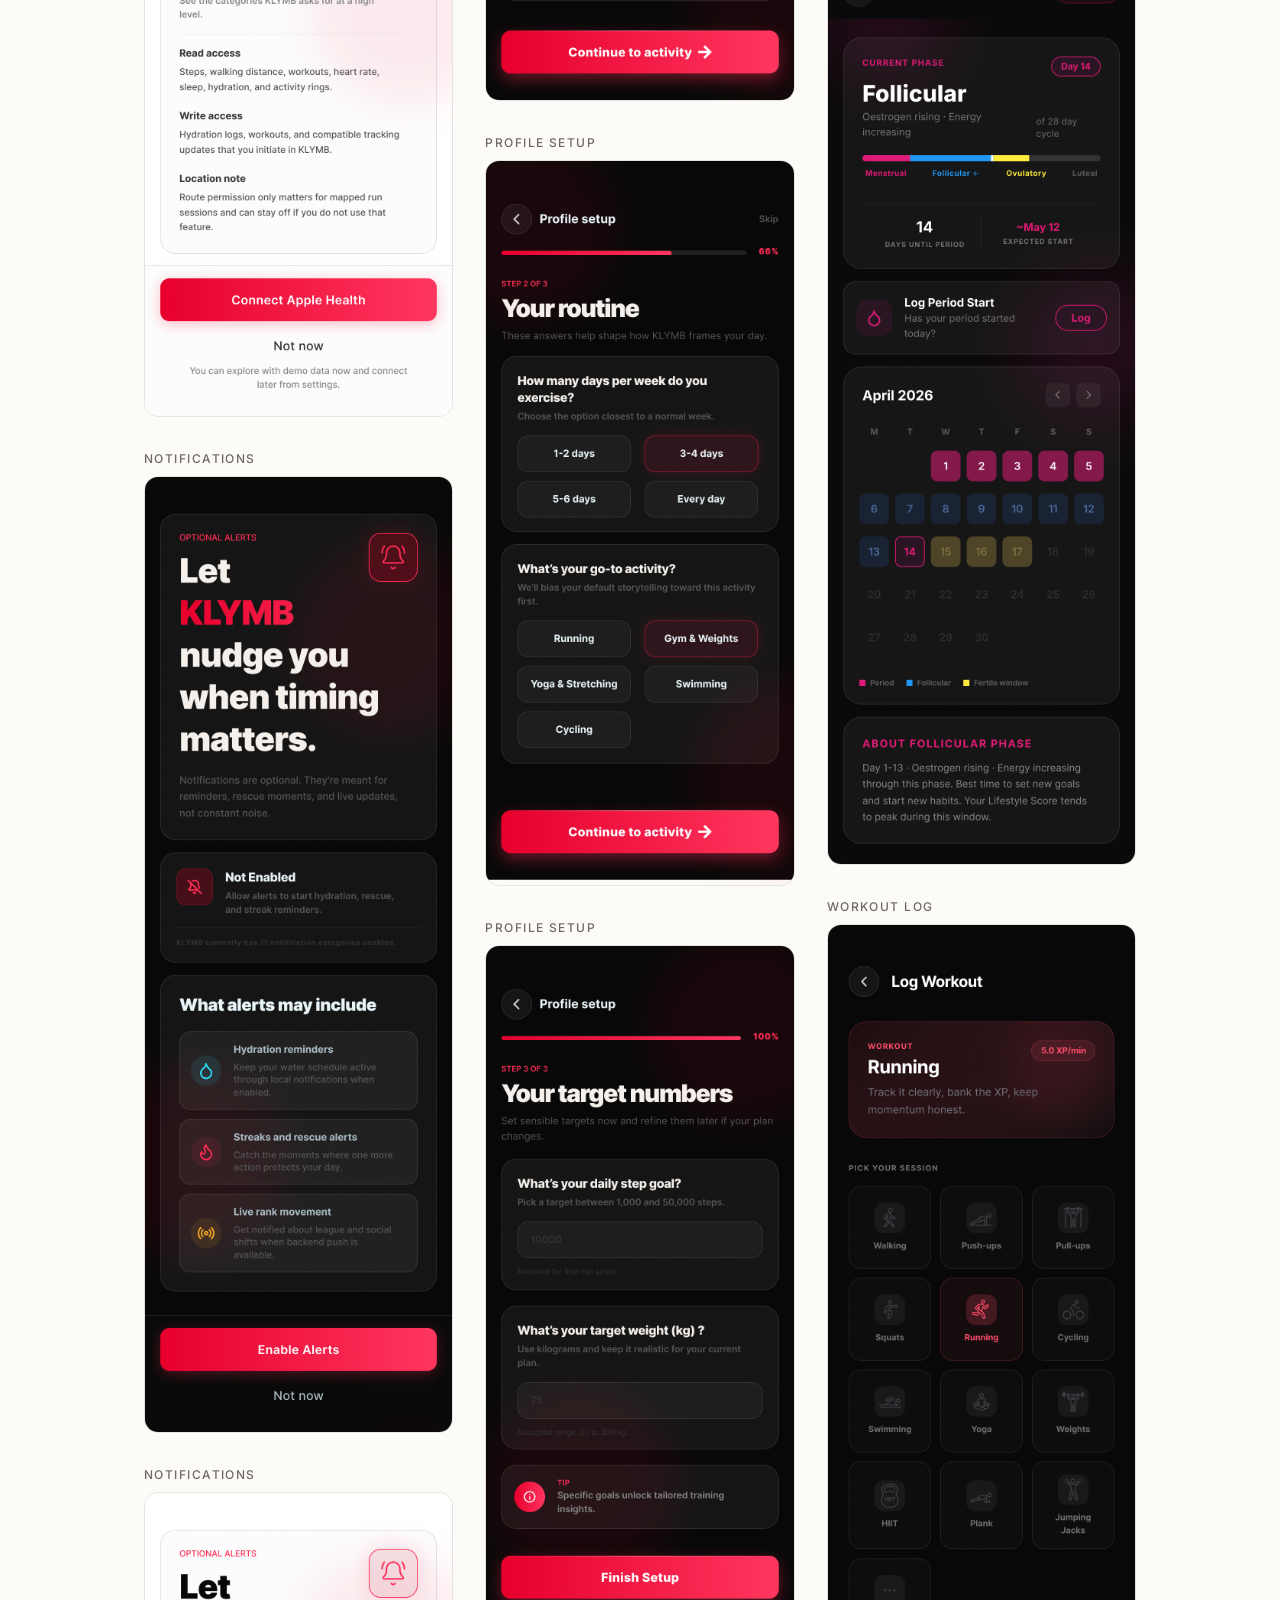
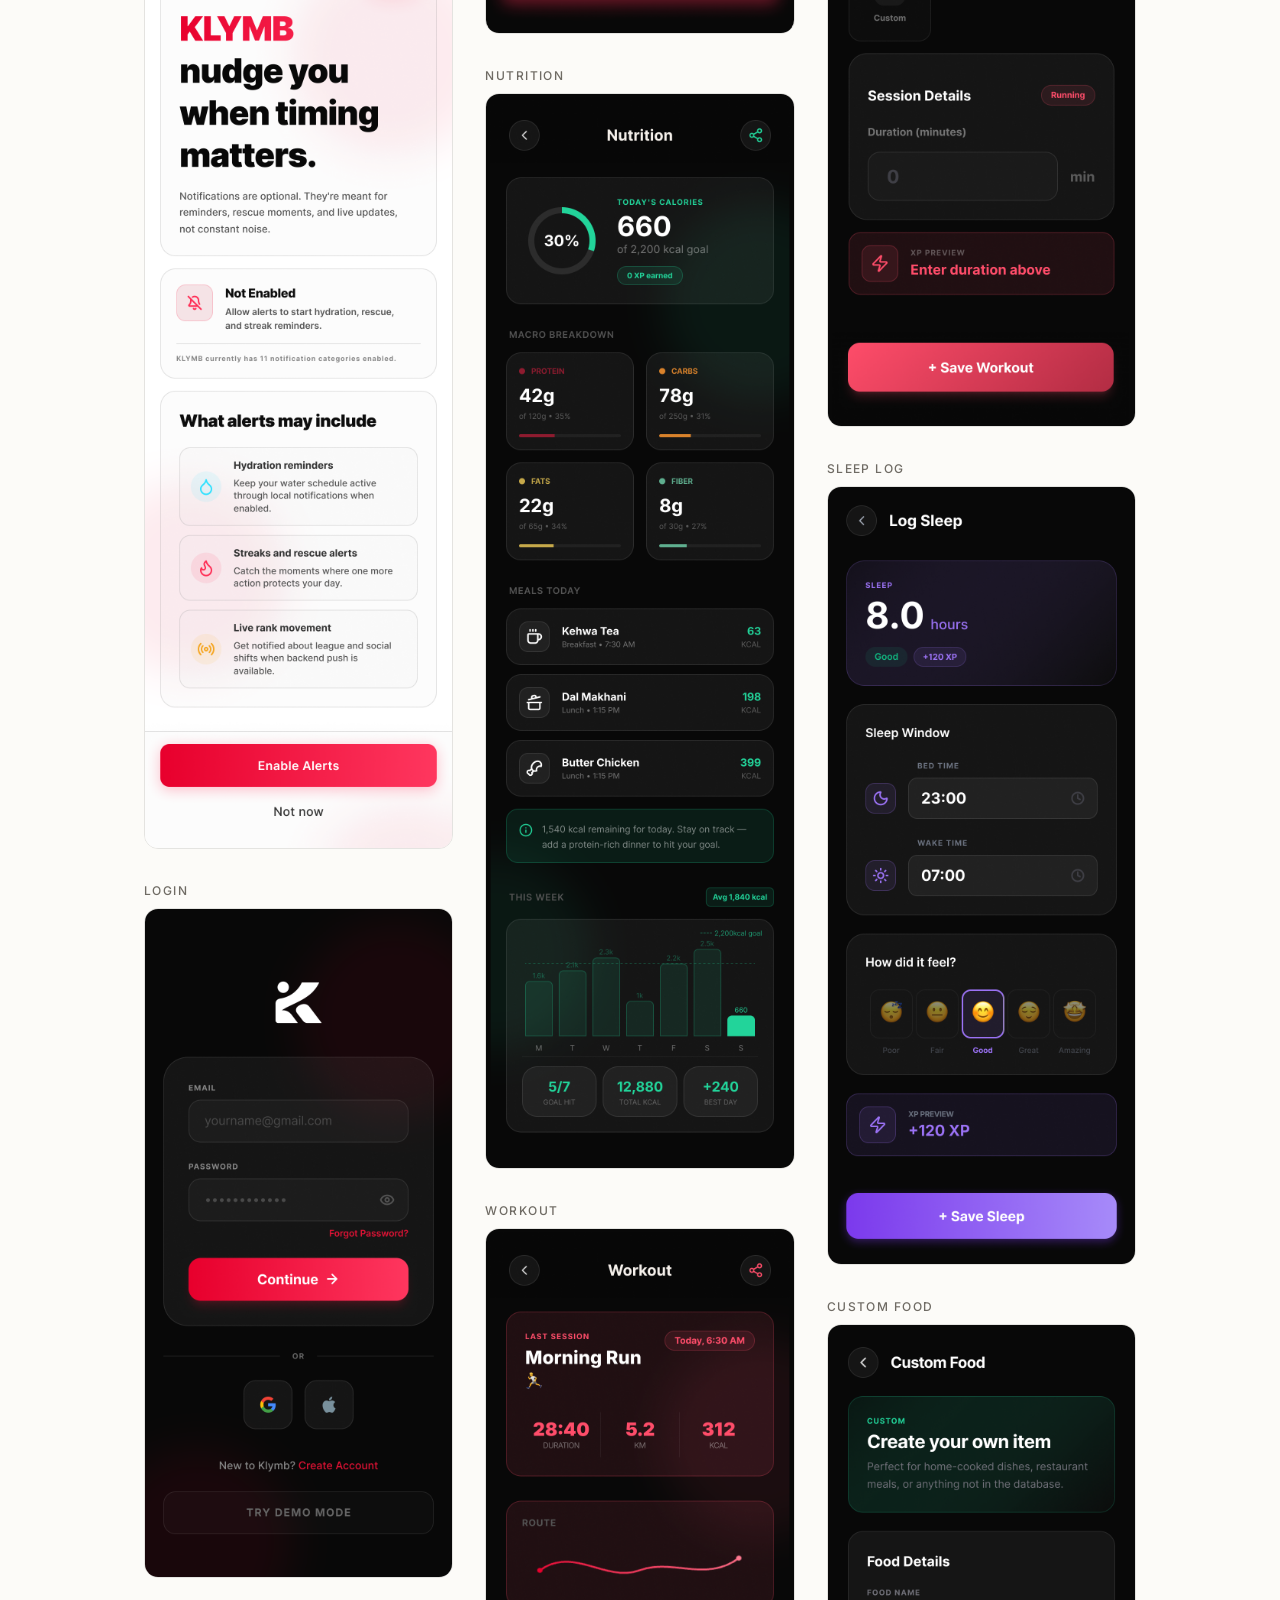
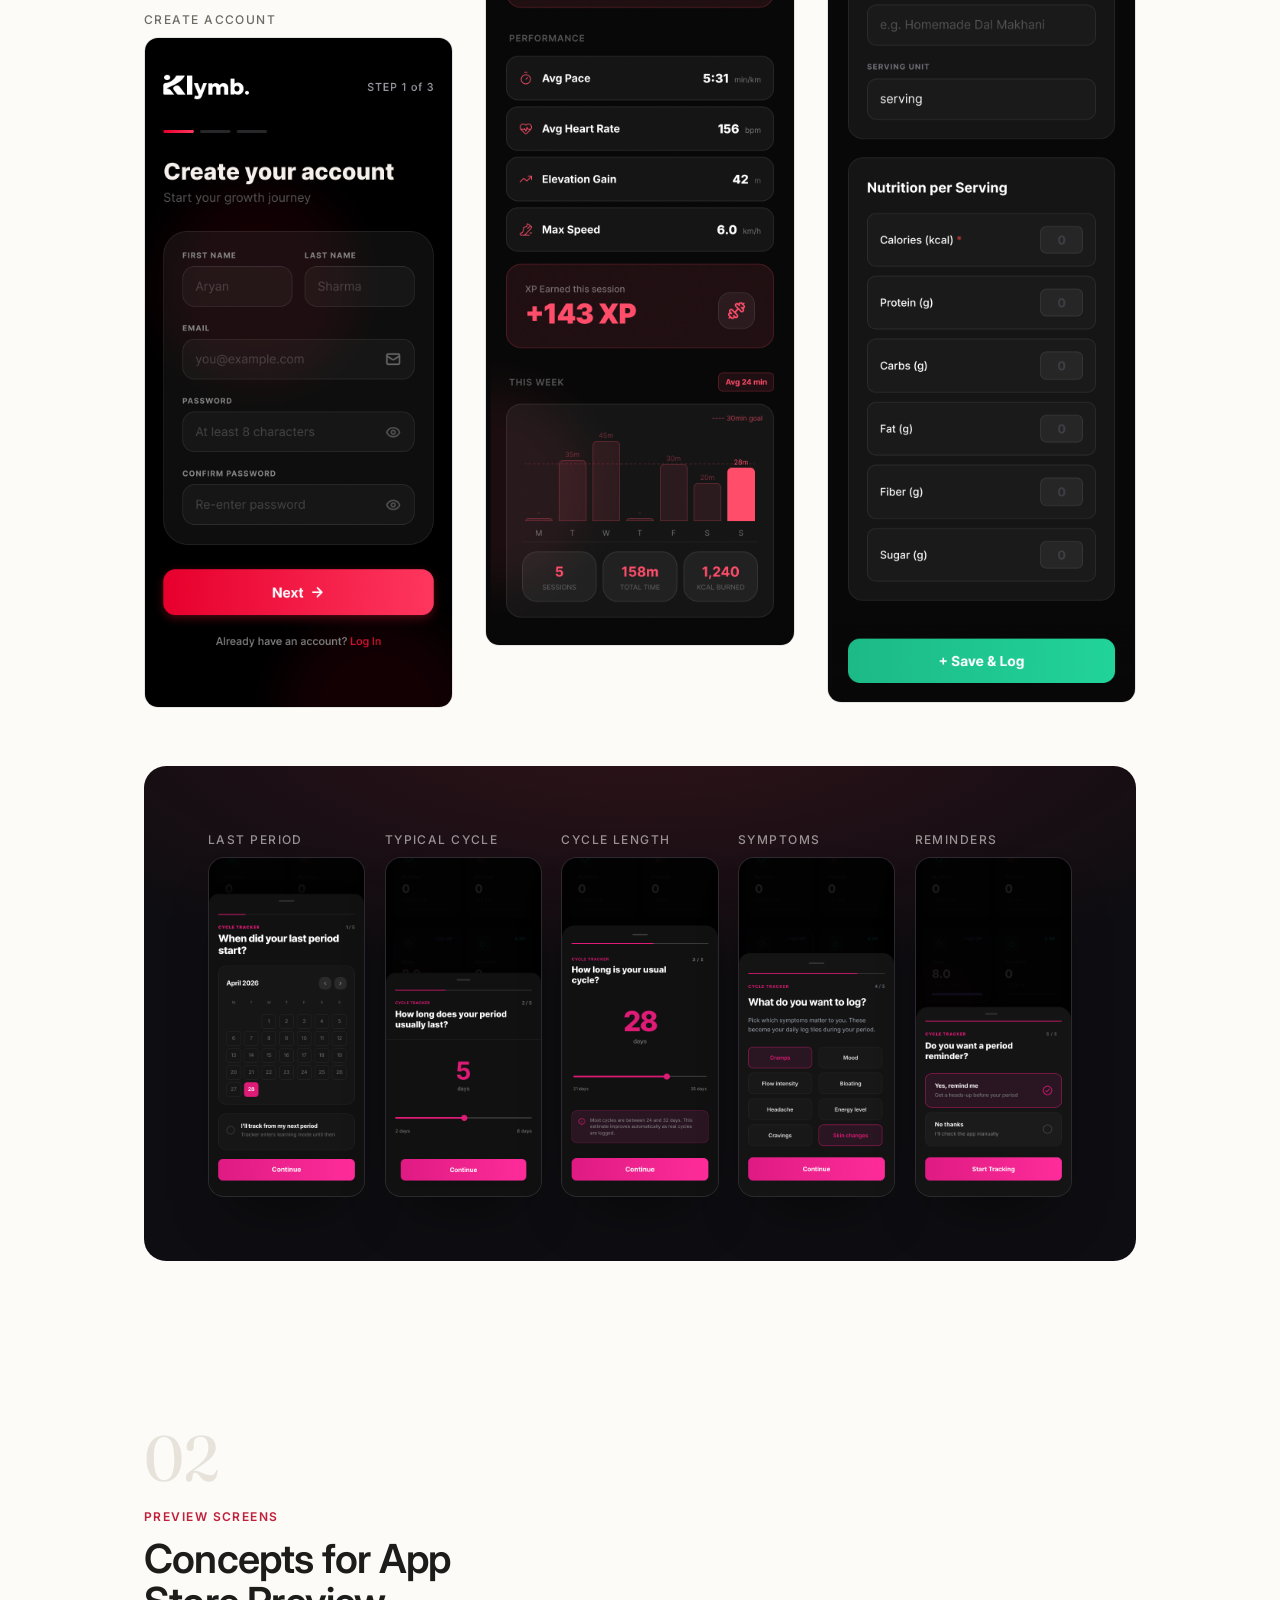
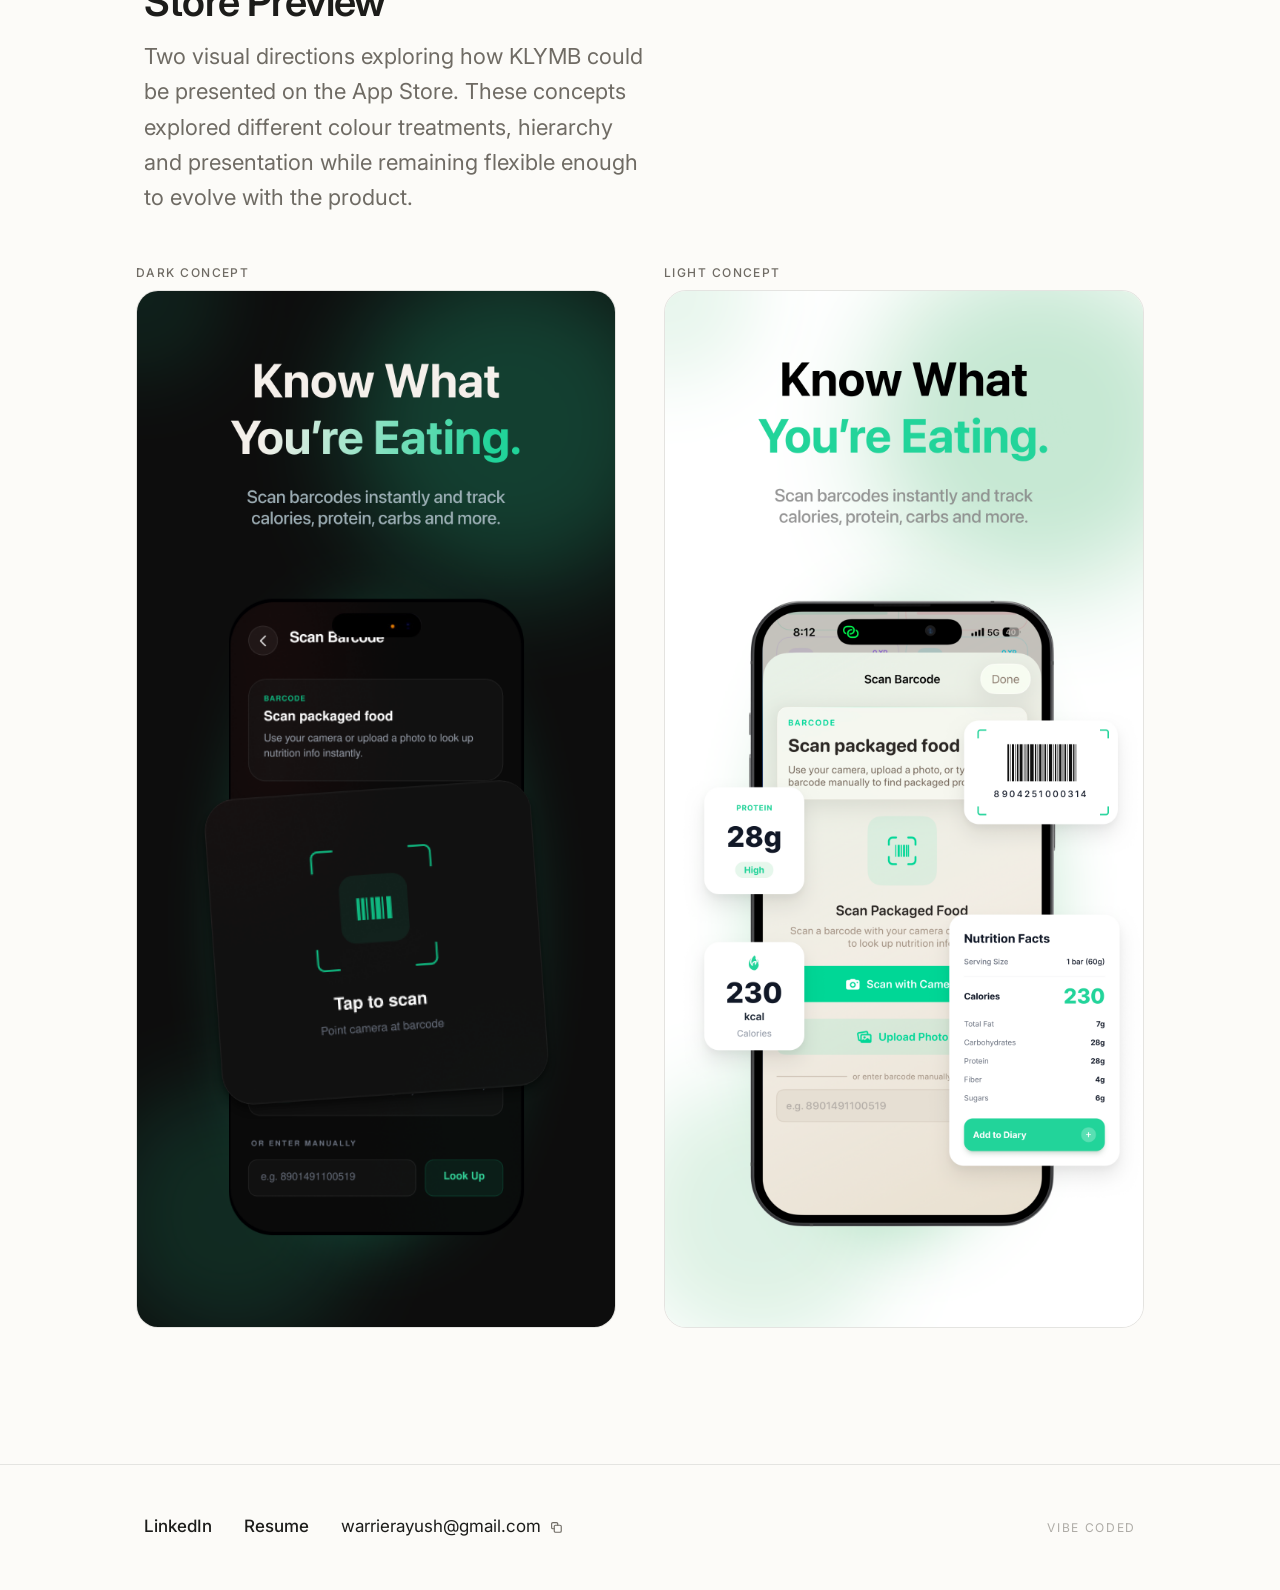
<file: playground/more-klymb/index.html>
<!DOCTYPE html>
<html lang="en">
<head>
  <meta charset="UTF-8" />
  <meta name="viewport" content="width=device-width, initial-scale=1.0" />

  <title>Ayush Warrier | More KLYMB</title>
  <meta name="description" content="More KLYMB — designs that didn't make it into the KLYMB case study, brought together in one place." />
  <meta name="author" content="Ayush Warrier" />
  <link rel="canonical" href="https://warrierayush.me/playground/more-klymb" />

  <!-- Open Graph -->
  <meta property="og:title" content="Ayush Warrier | More KLYMB" />
  <meta property="og:description" content="More KLYMB — designs that didn't make it into the KLYMB case study, brought together in one place." />
  <meta property="og:type" content="article" />
  <meta property="og:url" content="https://warrierayush.me/playground/more-klymb" />
  <meta property="og:image" content="https://warrierayush.me/assets/og-image.png" />
  <meta property="og:image:width" content="1200" />
  <meta property="og:image:height" content="630" />
  <meta property="og:site_name" content="Ayush Warrier" />

  <!-- Twitter Card -->
  <meta name="twitter:card" content="summary_large_image" />
  <meta name="twitter:title" content="Ayush Warrier | More KLYMB" />
  <meta name="twitter:description" content="More KLYMB — designs that didn't make it into the KLYMB case study, brought together in one place." />
  <meta name="twitter:image" content="https://warrierayush.me/assets/og-image.png" />

  <!-- Icons -->
  <link rel="icon" href="../assets/images/favicon.ico" sizes="32x32" />
  <link rel="icon" href="../assets/images/favicon.svg" type="image/svg+xml" />
  <link rel="icon" href="../assets/images/favicon-16x16.png" sizes="16x16" type="image/png" />
  <link rel="icon" href="../assets/images/favicon-32x32.png" sizes="32x32" type="image/png" />
  <link rel="apple-touch-icon" href="../assets/images/apple-touch-icon.png" />
  <link rel="manifest" href="../../site.webmanifest" />
  <meta name="theme-color" content="#FCFBF8" />

  <!-- Portfolio shell type — Inter + Fraunces. More KLYMB has no
       component system of its own (unlike ChefKit) — it's real
       product screens, composed in the portfolio's own type. -->
  <link rel="preconnect" href="https://fonts.googleapis.com" />
  <link rel="preconnect" href="https://fonts.gstatic.com" crossorigin />
  <link
    href="https://fonts.googleapis.com/css2?family=Fraunces:opsz,wght@9..144,400;9..144,500;9..144,600&family=Inter:wght@400;500;600&display=swap"
    rel="stylesheet"
  />

  <link rel="stylesheet" href="../assets/css/variables.css" />
  <link rel="stylesheet" href="../assets/css/base.css" />
  <link rel="stylesheet" href="../assets/css/components.css" />
  <link rel="stylesheet" href="../assets/css/nav.css" />
  <link rel="stylesheet" href="../assets/css/footer.css" />
  <link rel="stylesheet" href="../assets/css/project-shell.css" />
  <link rel="stylesheet" href="css/more-klymb.css" />

  <!--
    MORE KLYMB — a Playground project, not a case study. A curated
    gallery of KLYMB screens left out of the case study to keep it
    focused. One uniform image treatment throughout (.mk-screen);
    a masonry gallery (Section 01) plus a large App Store preview
    pairing (Section 02). No process writing, no mini case studies
    — the screens are the content. Static — no scroll reveal, no
    hover choreography.
  -->
</head>

<body class="pg-project pg-project--more-klymb">
  <a class="skip-link" href="#mk-hero">Skip to content</a>

  <header class="nav" id="top">
    <div class="container nav__inner">
      <a class="nav__brand" href="/" aria-label="Ayush Warrier — home">aw<span class="nav__brand-mark">#</span></a>
      <nav class="nav__links" aria-label="Primary">
        <ul class="nav__list" data-nav-list>
          <li><a class="nav__link" href="/#work">Work</a></li>
          <li><a class="nav__link" href="/#about">About</a></li>
          <li><a class="nav__link nav__link--alt" href="/playground">Playground</a></li>
          <li class="nav__resume-mobile">
            <a class="btn btn--accent nav__resume" href="../assets/Ayush_Warrier_Resume.pdf" target="_blank" rel="noopener">
              Resume
              <svg class="btn__icon" viewBox="0 0 16 16" fill="none" aria-hidden="true">
                <path d="M4.5 2.5h4.586a1 1 0 0 1 .707.293l1.914 1.914a1 1 0 0 1 .293.707V13.5a1 1 0 0 1-1 1h-6.5a1 1 0 0 1-1-1v-10a1 1 0 0 1 1-1Z" stroke="currentColor" stroke-width="1.3" stroke-linejoin="round" />
                <path d="M9 2.5V5a1 1 0 0 0 1 1h2.4" stroke="currentColor" stroke-width="1.3" stroke-linejoin="round" />
              </svg>
            </a>
          </li>
        </ul>
      </nav>
      <a class="btn btn--accent nav__resume nav__resume-desktop" href="../assets/Ayush_Warrier_Resume.pdf" target="_blank" rel="noopener">
        Resume
        <svg class="btn__icon" viewBox="0 0 16 16" fill="none" aria-hidden="true">
          <path d="M4.5 2.5h4.586a1 1 0 0 1 .707.293l1.914 1.914a1 1 0 0 1 .293.707V13.5a1 1 0 0 1-1 1h-6.5a1 1 0 0 1-1-1v-10a1 1 0 0 1 1-1Z" stroke="currentColor" stroke-width="1.3" stroke-linejoin="round" />
          <path d="M9 2.5V5a1 1 0 0 0 1 1h2.4" stroke="currentColor" stroke-width="1.3" stroke-linejoin="round" />
        </svg>
      </a>
      <button class="nav__toggle" type="button" aria-label="Open menu" aria-expanded="false" aria-controls="mobile-nav" data-nav-toggle>
        <span class="nav__toggle-bar"></span>
        <span class="nav__toggle-bar"></span>
      </button>
    </div>
  </header>

  <main id="main">

    <!-- ═══ HERO ═══ -->
    <section class="proj-hero" id="mk-hero" aria-labelledby="mk-hero-title">
      <div class="container">
        <div class="proj-hero__masthead">
          <p class="proj-hero__eyebrow">Project</p>
          <h1 class="proj-hero__title" id="mk-hero-title">More KLYMB</h1>
          <p class="proj-hero__oneline">
            Designs that didn't make it into the KLYMB case study. To keep
            the original case study focused, many designs were left out.
            This page brings them together in one place.
          </p>
          <ul class="tag-list proj-hero__tags">
            <li class="tag">Mobile App</li>
            <li class="tag">UI Design</li>
            <li class="tag">Preview Screens</li>
            <li class="tag">Fitness</li>
            <li class="tag">Lifestyle</li>
          </ul>
        </div>
      </div>
    </section>

    <!-- ═══ 01 · APP DESIGN ═══ -->
    <section class="chapter" id="gallery" aria-labelledby="gallery-title">
      <div class="container">
        <header class="chapter__head">
          <span class="chapter__index">01</span>
          <span class="chapter__eyebrow">App Design</span>
          <h2 class="chapter__title" id="gallery-title">More App Screen Designs</h2>
        </header>

        <div class="mk-gallery">
          <figure class="mk-item">
            <figcaption class="mk-tag">Apple Health</figcaption>
            <span class="mk-screen">
              <img src="assets/Connect%20%26%20Allow/connect-applehealth%20%28dark%29.png" alt="Connect Apple Health screen, dark theme — what KLYMB reads and why it helps" loading="lazy" />
            </span>
          </figure>
          <figure class="mk-item">
            <figcaption class="mk-tag">Apple Health</figcaption>
            <span class="mk-screen">
              <img src="assets/Connect%20%26%20Allow/connect-applehealth%20%28light%29.png" alt="Connect Apple Health screen, light theme — the same layout explored in a light palette" loading="lazy" />
            </span>
          </figure>
          <figure class="mk-item">
            <figcaption class="mk-tag">Notifications</figcaption>
            <span class="mk-screen">
              <img src="assets/Connect%20%26%20Allow/allow-notifications%20%28dark%29.png" alt="Enable notifications screen, dark theme — hydration, streak and rank-movement alerts" loading="lazy" />
            </span>
          </figure>
          <figure class="mk-item">
            <figcaption class="mk-tag">Notifications</figcaption>
            <span class="mk-screen">
              <img src="assets/Connect%20%26%20Allow/allow-notifications%20%28light%29.png" alt="Enable notifications screen, light theme — the same layout explored in a light palette" loading="lazy" />
            </span>
          </figure>

          <figure class="mk-item">
            <figcaption class="mk-tag">Login</figcaption>
            <span class="mk-screen">
              <img src="assets/Login%20and%20SignUp%20Screens/login-screen.png" alt="KLYMB login screen — email and password sign-in, with Google and Apple options" loading="lazy" />
            </span>
          </figure>
          <figure class="mk-item">
            <figcaption class="mk-tag">Create Account</figcaption>
            <span class="mk-screen">
              <img src="assets/Login%20and%20SignUp%20Screens/signup-screen%281%29.png" alt="KLYMB sign-up, step 1 of 3 — first name, last name, email and password" loading="lazy" />
            </span>
          </figure>
          <figure class="mk-item">
            <figcaption class="mk-tag">Create Account</figcaption>
            <span class="mk-screen">
              <img src="assets/Login%20and%20SignUp%20Screens/signup-screen%282%29.png" alt="KLYMB sign-up, step 2 of 3 — full name and username" loading="lazy" />
            </span>
          </figure>
          <figure class="mk-item">
            <figcaption class="mk-tag">Create Account</figcaption>
            <span class="mk-screen">
              <img src="assets/Login%20and%20SignUp%20Screens/signup-screen%283%29.png" alt="KLYMB sign-up, step 3 of 3 — avatar choice, optional city and terms agreement" loading="lazy" />
            </span>
          </figure>
          <figure class="mk-item">
            <figcaption class="mk-tag">Profile Setup</figcaption>
            <span class="mk-screen">
              <img src="assets/Profile%20Setup%20Screens/profile-setup%281%29.png" alt="KLYMB profile setup, step 1 of 3 — primary fitness goal and daily water intake" loading="lazy" />
            </span>
          </figure>
          <figure class="mk-item">
            <figcaption class="mk-tag">Profile Setup</figcaption>
            <span class="mk-screen">
              <img src="assets/Profile%20Setup%20Screens/profile-setup%282%29.png" alt="KLYMB profile setup, step 2 of 3 — weekly workout frequency and go-to activity" loading="lazy" />
            </span>
          </figure>
          <figure class="mk-item">
            <figcaption class="mk-tag">Profile Setup</figcaption>
            <span class="mk-screen">
              <img src="assets/Profile%20Setup%20Screens/profile-setup%283%29.png" alt="KLYMB profile setup, step 3 of 3 — daily step goal and target weight" loading="lazy" />
            </span>
          </figure>

          <figure class="mk-item">
            <figcaption class="mk-tag">Nutrition</figcaption>
            <span class="mk-screen">
              <img src="assets/Inner%20Screens/nutrition-screen.png" alt="Nutrition tracking screen — calories, macro breakdown and today's meals" loading="lazy" />
            </span>
          </figure>
          <figure class="mk-item">
            <figcaption class="mk-tag">Workout</figcaption>
            <span class="mk-screen">
              <img src="assets/Inner%20Screens/workout-screen.png" alt="Workout tracking screen — last session, route map and performance stats" loading="lazy" />
            </span>
          </figure>
          <figure class="mk-item">
            <figcaption class="mk-tag">Sleep</figcaption>
            <span class="mk-screen">
              <img src="assets/Inner%20Screens/sleep-screen.png" alt="Sleep tracking screen — last night's duration, sleep window and quality breakdown" loading="lazy" />
            </span>
          </figure>
          <figure class="mk-item">
            <figcaption class="mk-tag">Hydration</figcaption>
            <span class="mk-screen">
              <img src="assets/Inner%20Screens/hydration-screen.png" alt="Hydration tracking screen — today's water intake and quick-add amounts" loading="lazy" />
            </span>
          </figure>
          <figure class="mk-item">
            <figcaption class="mk-tag">Steps</figcaption>
            <span class="mk-screen">
              <img src="assets/Inner%20Screens/steps-screen.png" alt="Steps tracking screen — today's step count and weekly activity" loading="lazy" />
            </span>
          </figure>
          <figure class="mk-item">
            <figcaption class="mk-tag">Cycle Tracking</figcaption>
            <span class="mk-screen">
              <img src="assets/Cycle%20Tracking%20%28Period%29/cycle-tracker.png" alt="Cycle tracker — current phase, calendar and phase details" loading="lazy" />
            </span>
          </figure>

          <figure class="mk-item">
            <figcaption class="mk-tag">Workout Log</figcaption>
            <span class="mk-screen">
              <img src="assets/Log%20Screens/workout-log.png" alt="Log Workout screen — activity picker and session duration" loading="lazy" />
            </span>
          </figure>
          <figure class="mk-item">
            <figcaption class="mk-tag">Sleep Log</figcaption>
            <span class="mk-screen">
              <img src="assets/Log%20Screens/sleep-log.png" alt="Log Sleep screen — hours slept, sleep window and how it felt" loading="lazy" />
            </span>
          </figure>

          <figure class="mk-item">
            <figcaption class="mk-tag">Custom Food</figcaption>
            <span class="mk-screen">
              <img src="assets/Create%20Item/nutrition-create-screen.png" alt="Custom Food screen — name, serving unit and per-serving nutrition fields" loading="lazy" />
            </span>
          </figure>
        </div>

        <!-- Cycle Tracking setup — a supporting showcase, not a process.
             Borrows the case study's own dark onboarding-stage treatment
             (see Portfolio_V1/css/klymb.css .stage/.onboarding-set —
             reference only, never edited) rather than the light gallery
             style above. One grouped composition, not five cards. -->
        <div class="mk-onboarding">
          <div class="mk-onboarding__set">
            <figure class="mk-onboarding__item">
              <figcaption class="mk-tag">Last Period</figcaption>
              <span class="mk-onboarding__screen">
                <img src="assets/Cycle%20Tracking%20%28Period%29/cycle-tracker-setup%281%29.png" alt="Cycle tracker setup, step 1 of 5 — last period start date" loading="lazy" />
              </span>
            </figure>
            <figure class="mk-onboarding__item">
              <figcaption class="mk-tag">Typical Cycle</figcaption>
              <span class="mk-onboarding__screen">
                <img src="assets/Cycle%20Tracking%20%28Period%29/cycle-tracker-setup%282%29.png" alt="Cycle tracker setup, step 2 of 5 — usual period length" loading="lazy" />
              </span>
            </figure>
            <figure class="mk-onboarding__item">
              <figcaption class="mk-tag">Cycle Length</figcaption>
              <span class="mk-onboarding__screen">
                <img src="assets/Cycle%20Tracking%20%28Period%29/cycle-tracker-setup%283%29.png" alt="Cycle tracker setup, step 3 of 5 — usual cycle length" loading="lazy" />
              </span>
            </figure>
            <figure class="mk-onboarding__item">
              <figcaption class="mk-tag">Symptoms</figcaption>
              <span class="mk-onboarding__screen">
                <img src="assets/Cycle%20Tracking%20%28Period%29/cycle-tracker-setup%284%29.png" alt="Cycle tracker setup, step 4 of 5 — symptoms to log" loading="lazy" />
              </span>
            </figure>
            <figure class="mk-onboarding__item">
              <figcaption class="mk-tag">Reminders</figcaption>
              <span class="mk-onboarding__screen">
                <img src="assets/Cycle%20Tracking%20%28Period%29/cycle-tracker-setup%285%29.png" alt="Cycle tracker setup, step 5 of 5 — period reminder preference" loading="lazy" />
              </span>
            </figure>
          </div>
        </div>
      </div>
    </section>

    <!-- ═══ 02 · PREVIEW SCREENS ═══ -->
    <section class="chapter chapter--tight" id="appstore" aria-labelledby="appstore-title">
      <div class="container">
        <header class="chapter__head">
          <span class="chapter__index">02</span>
          <span class="chapter__eyebrow">Preview Screens</span>
          <h2 class="chapter__title" id="appstore-title">Concepts for App Store Preview</h2>
          <p class="chapter__lead">
            Two visual directions exploring how KLYMB could be presented on
            the App Store. These concepts explored different colour
            treatments, hierarchy and presentation while remaining flexible
            enough to evolve with the product.
          </p>
        </header>
      </div>

      <div class="mk-showcase">
        <figure class="mk-showcase__item">
          <figcaption class="mk-tag">Dark Concept</figcaption>
          <span class="mk-screen">
            <img src="assets/App-Store%20Preview/app-store_preview%28barcode%29-dark.png" alt="App Store preview concept, dark — the barcode scanning feature on a dark, ambient background" loading="lazy" />
          </span>
        </figure>
        <figure class="mk-showcase__item">
          <figcaption class="mk-tag">Light Concept</figcaption>
          <span class="mk-screen">
            <img src="assets/App-Store%20Preview/app-store_preview%28barcode%29-light.png" alt="App Store preview concept, light — the same barcode scanning feature in a light, device-framed presentation" loading="lazy" />
          </span>
        </figure>
      </div>
    </section>

  </main>

  <footer class="site-footer" id="contact">
    <div class="container site-footer__inner">
      <ul class="site-footer__links">
        <li>
          <a class="link" href="https://www.linkedin.com/in/ayush-warrier/" target="_blank" rel="noopener">LinkedIn</a>
        </li>
        <li>
          <a class="link" href="../assets/Ayush_Warrier_Resume.pdf" target="_blank" rel="noopener">Resume</a>
        </li>
        <li>
          <button class="link site-footer__copy" type="button" data-copy-email="warrierayush@gmail.com" aria-label="Copy email address, warrierayush@gmail.com">
            warrierayush@gmail.com
            <svg viewBox="0 0 16 16" fill="none" aria-hidden="true">
              <rect x="6" y="6" width="8" height="8" rx="1.5" stroke="currentColor" stroke-width="1.3" />
              <path d="M10 6V4.5A1.5 1.5 0 0 0 8.5 3h-4A1.5 1.5 0 0 0 3 4.5v4A1.5 1.5 0 0 0 4.5 10H6" stroke="currentColor" stroke-width="1.3" stroke-linecap="round" />
            </svg>
          </button>
        </li>
      </ul>

      <p class="site-footer__note">Vibe coded</p>
    </div>
  </footer>

  <div class="toast" role="status" aria-live="polite" data-toast></div>

  <script src="../assets/js/nav.js" defer></script>
  <script src="../assets/js/main.js" defer></script>
</body>
</html>
</file>
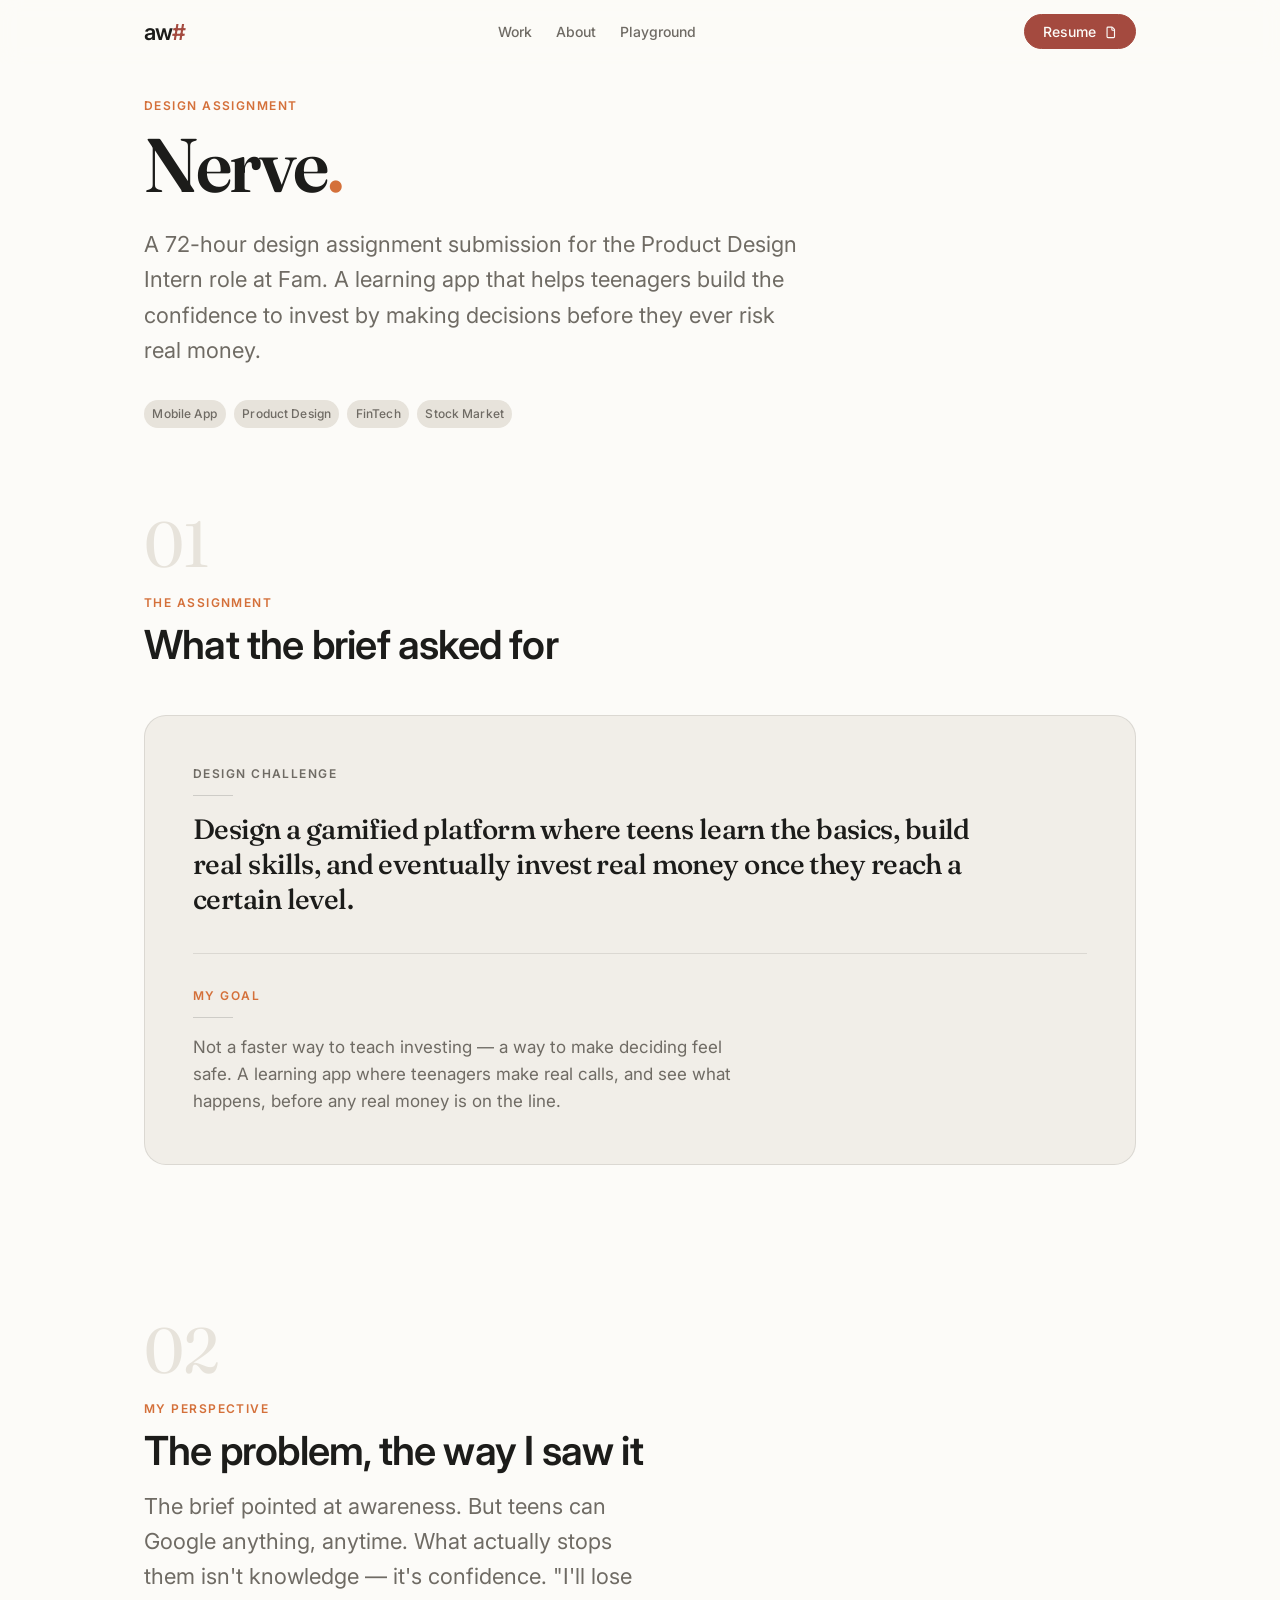
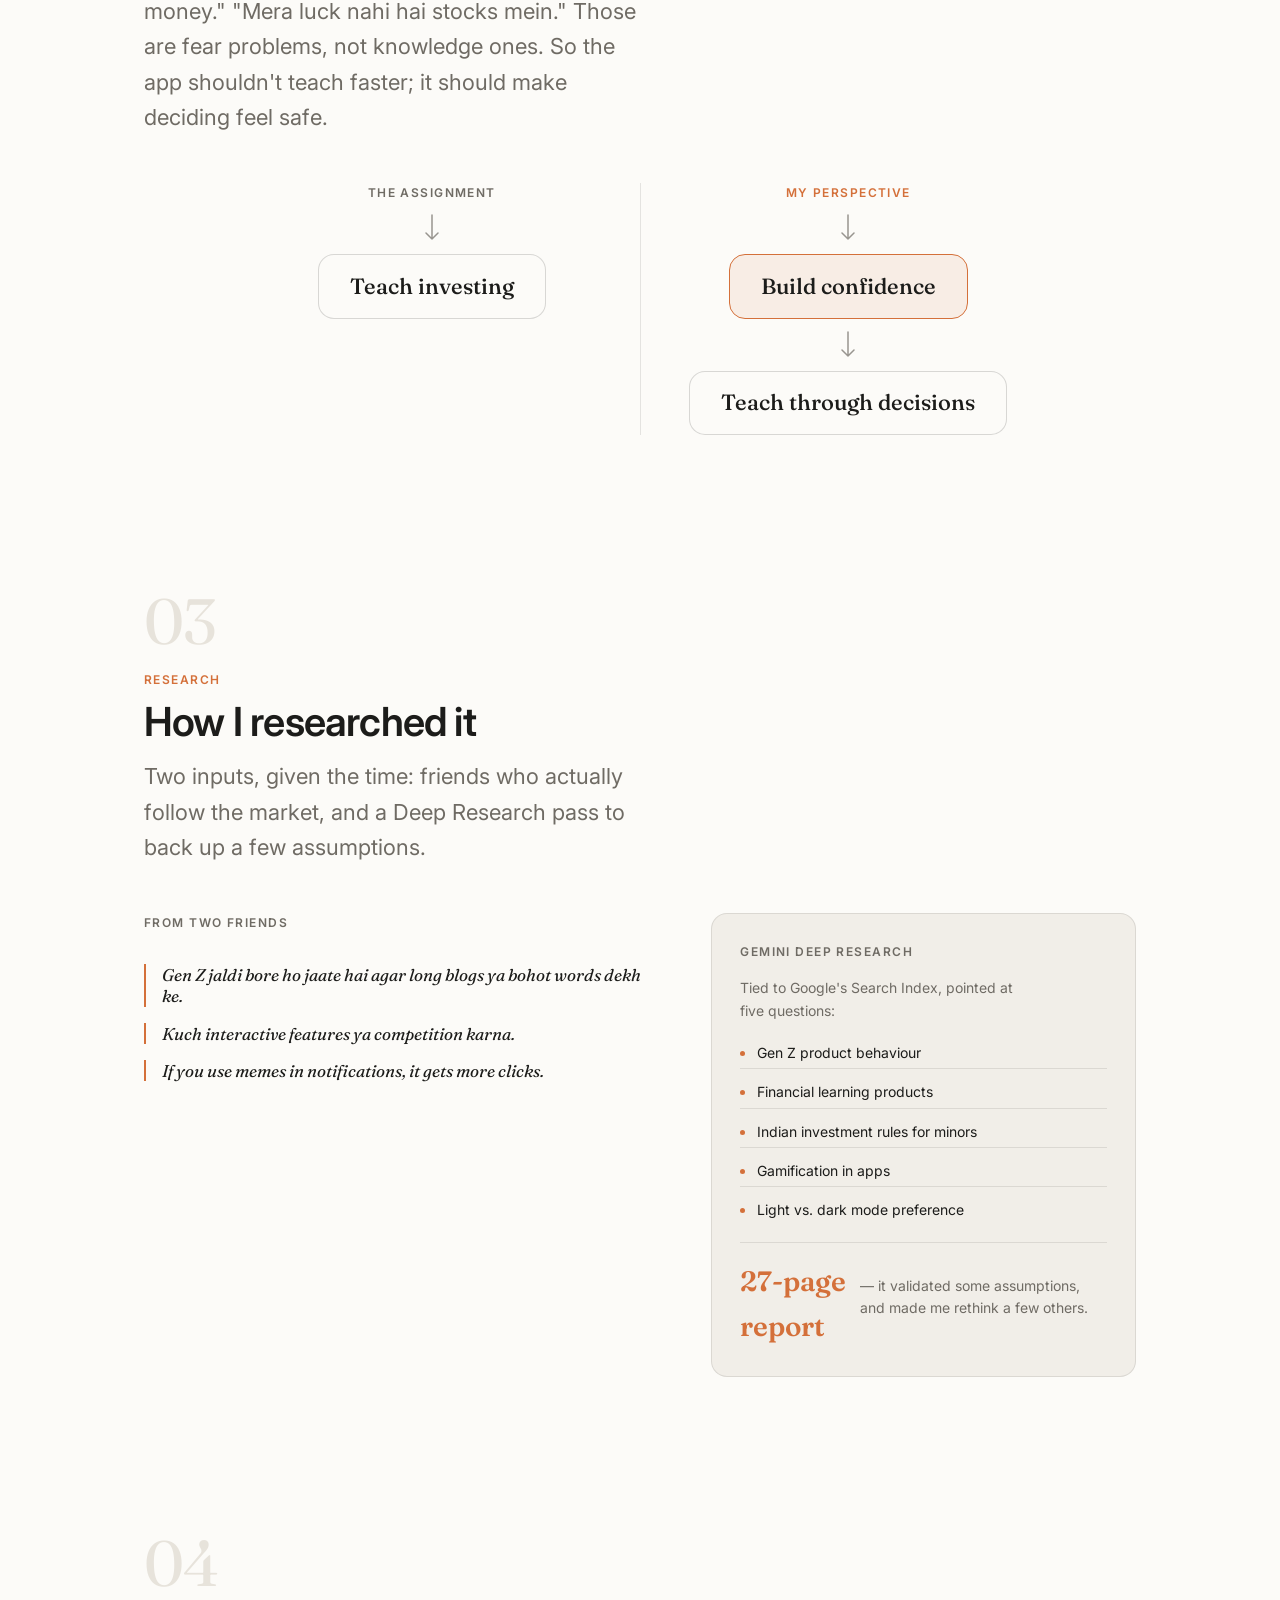
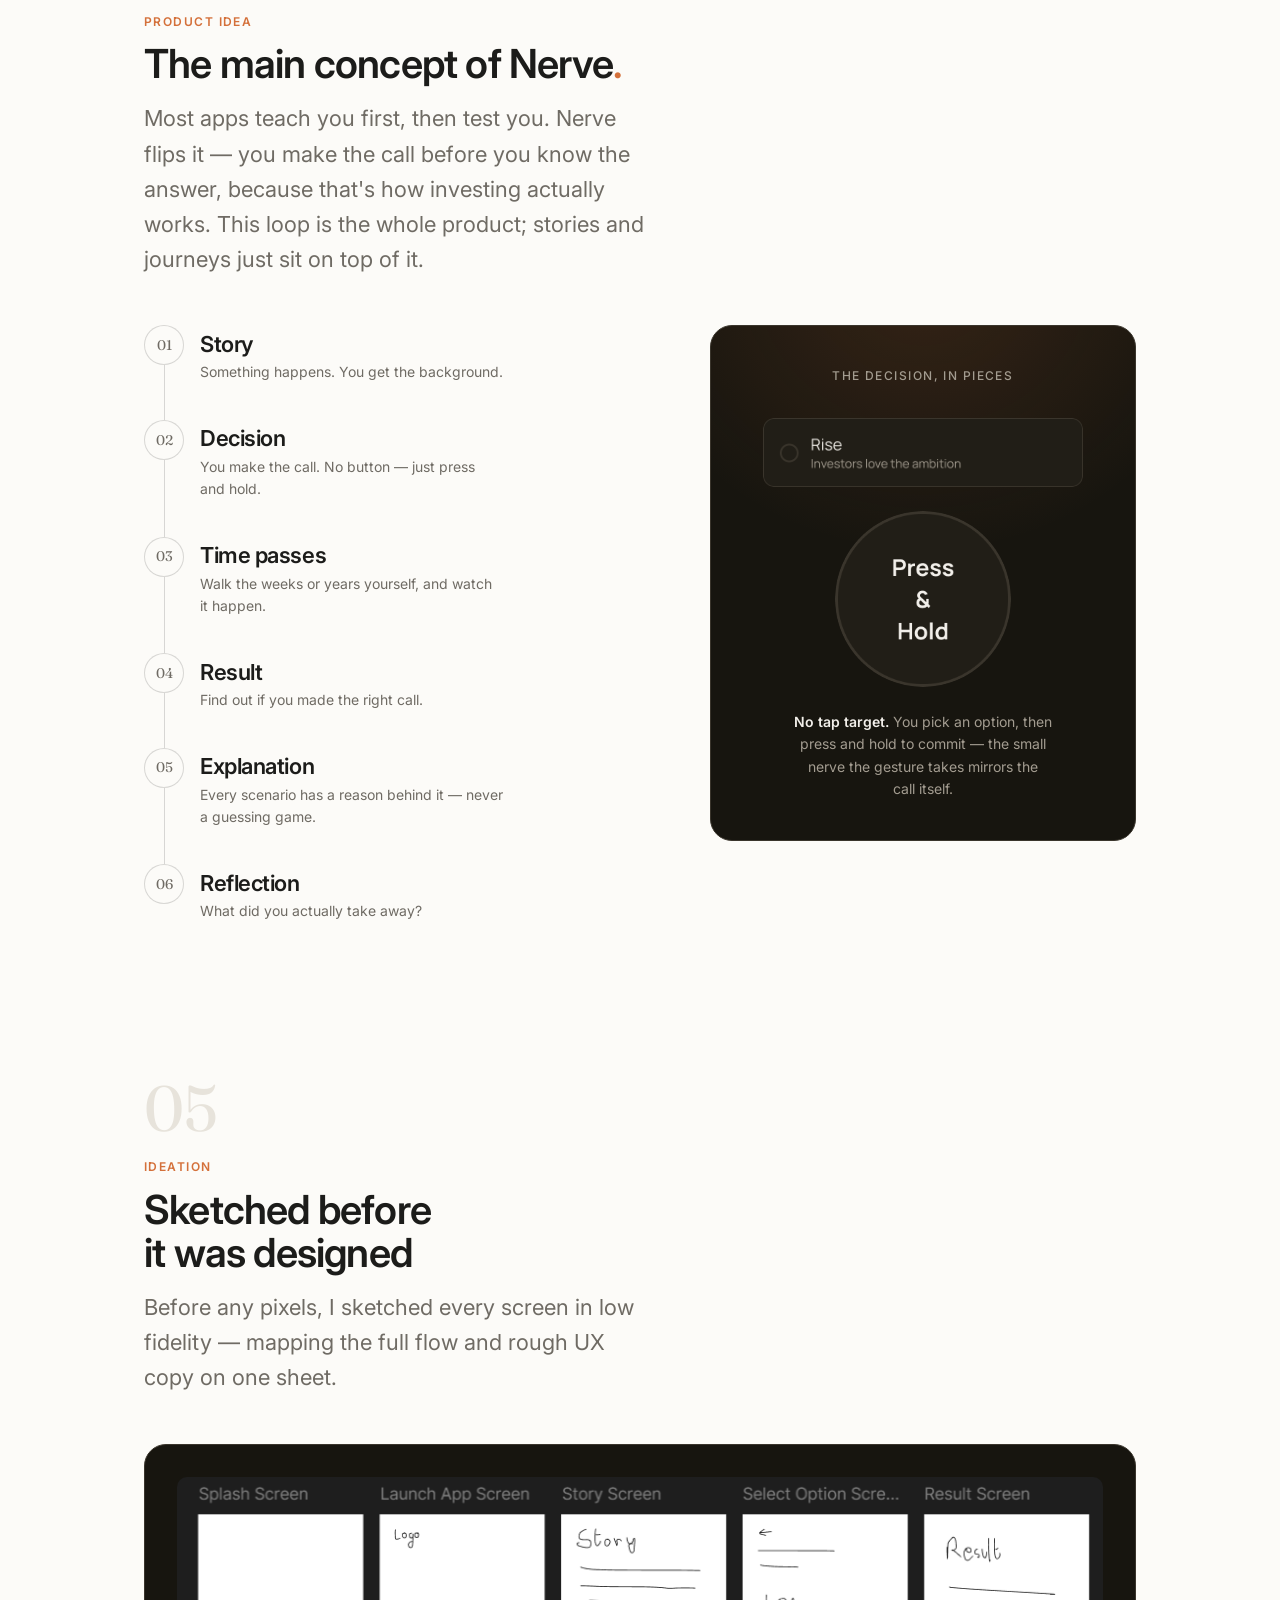
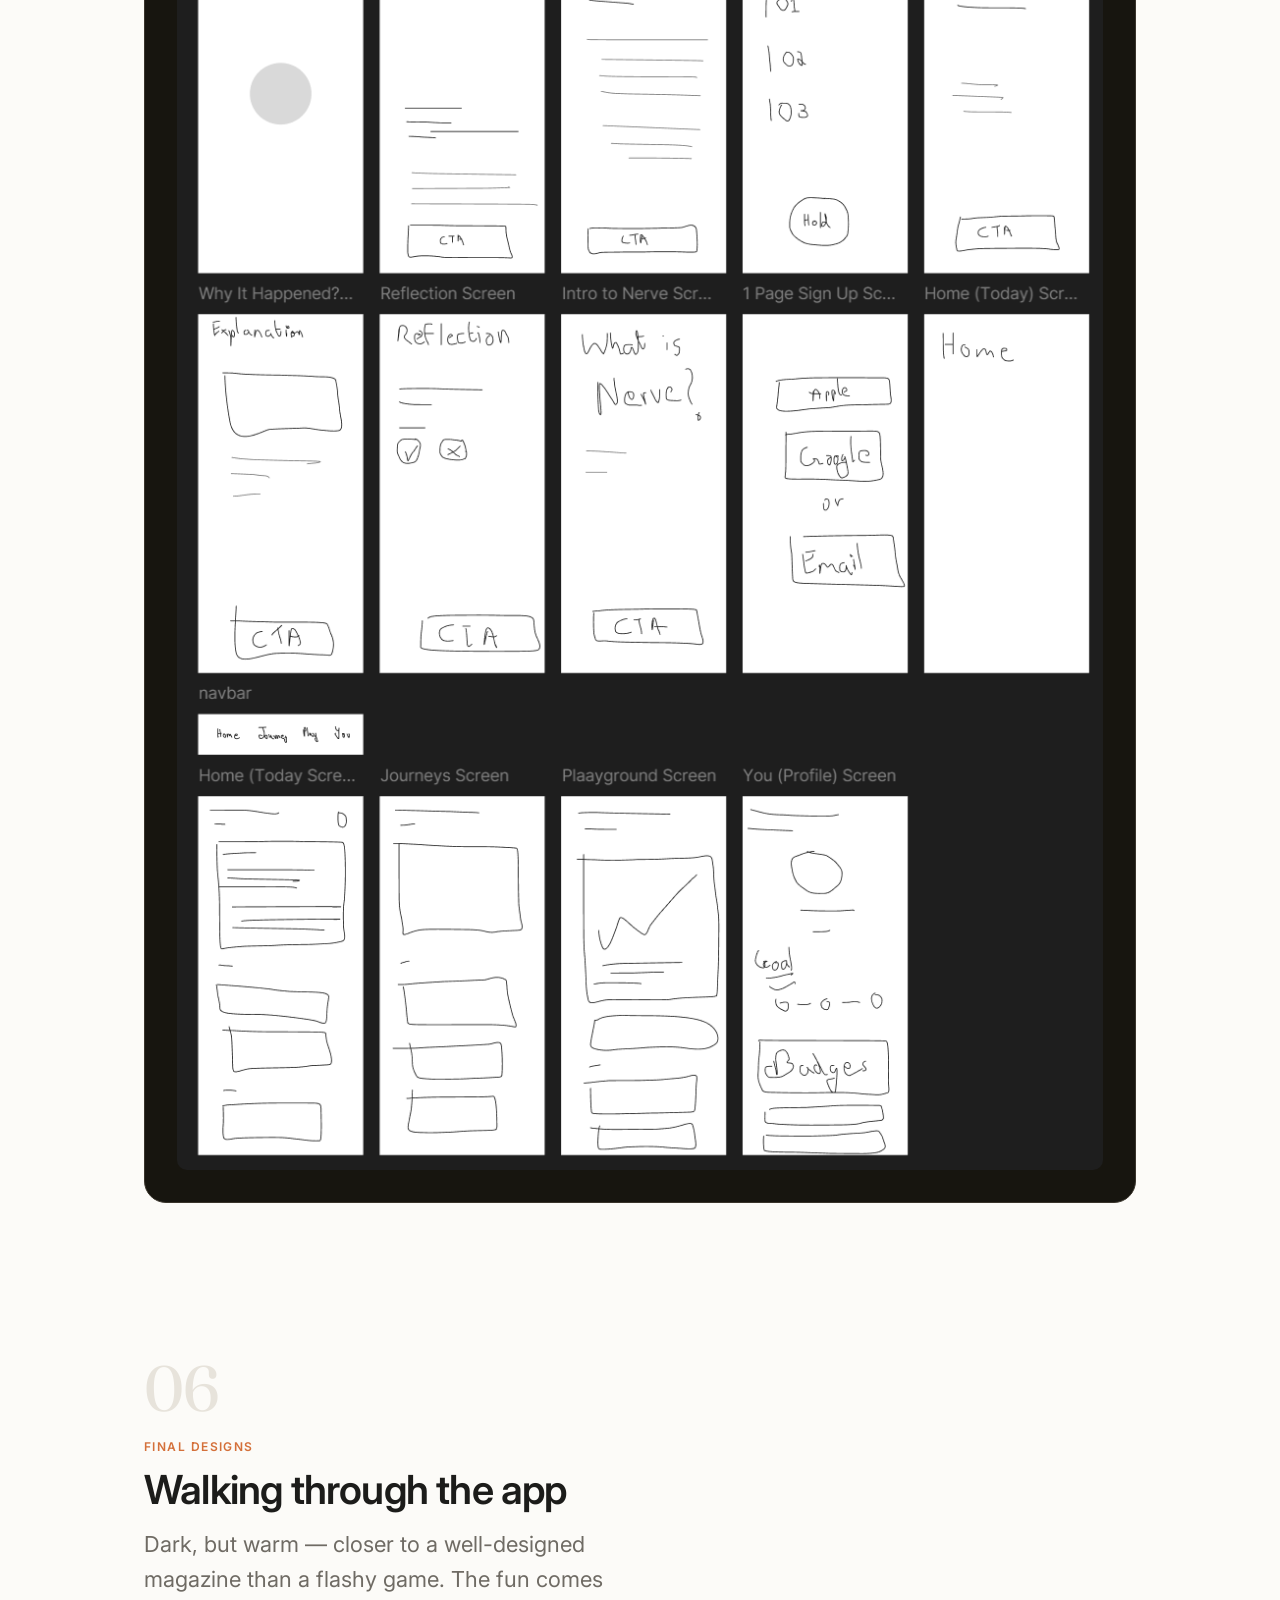
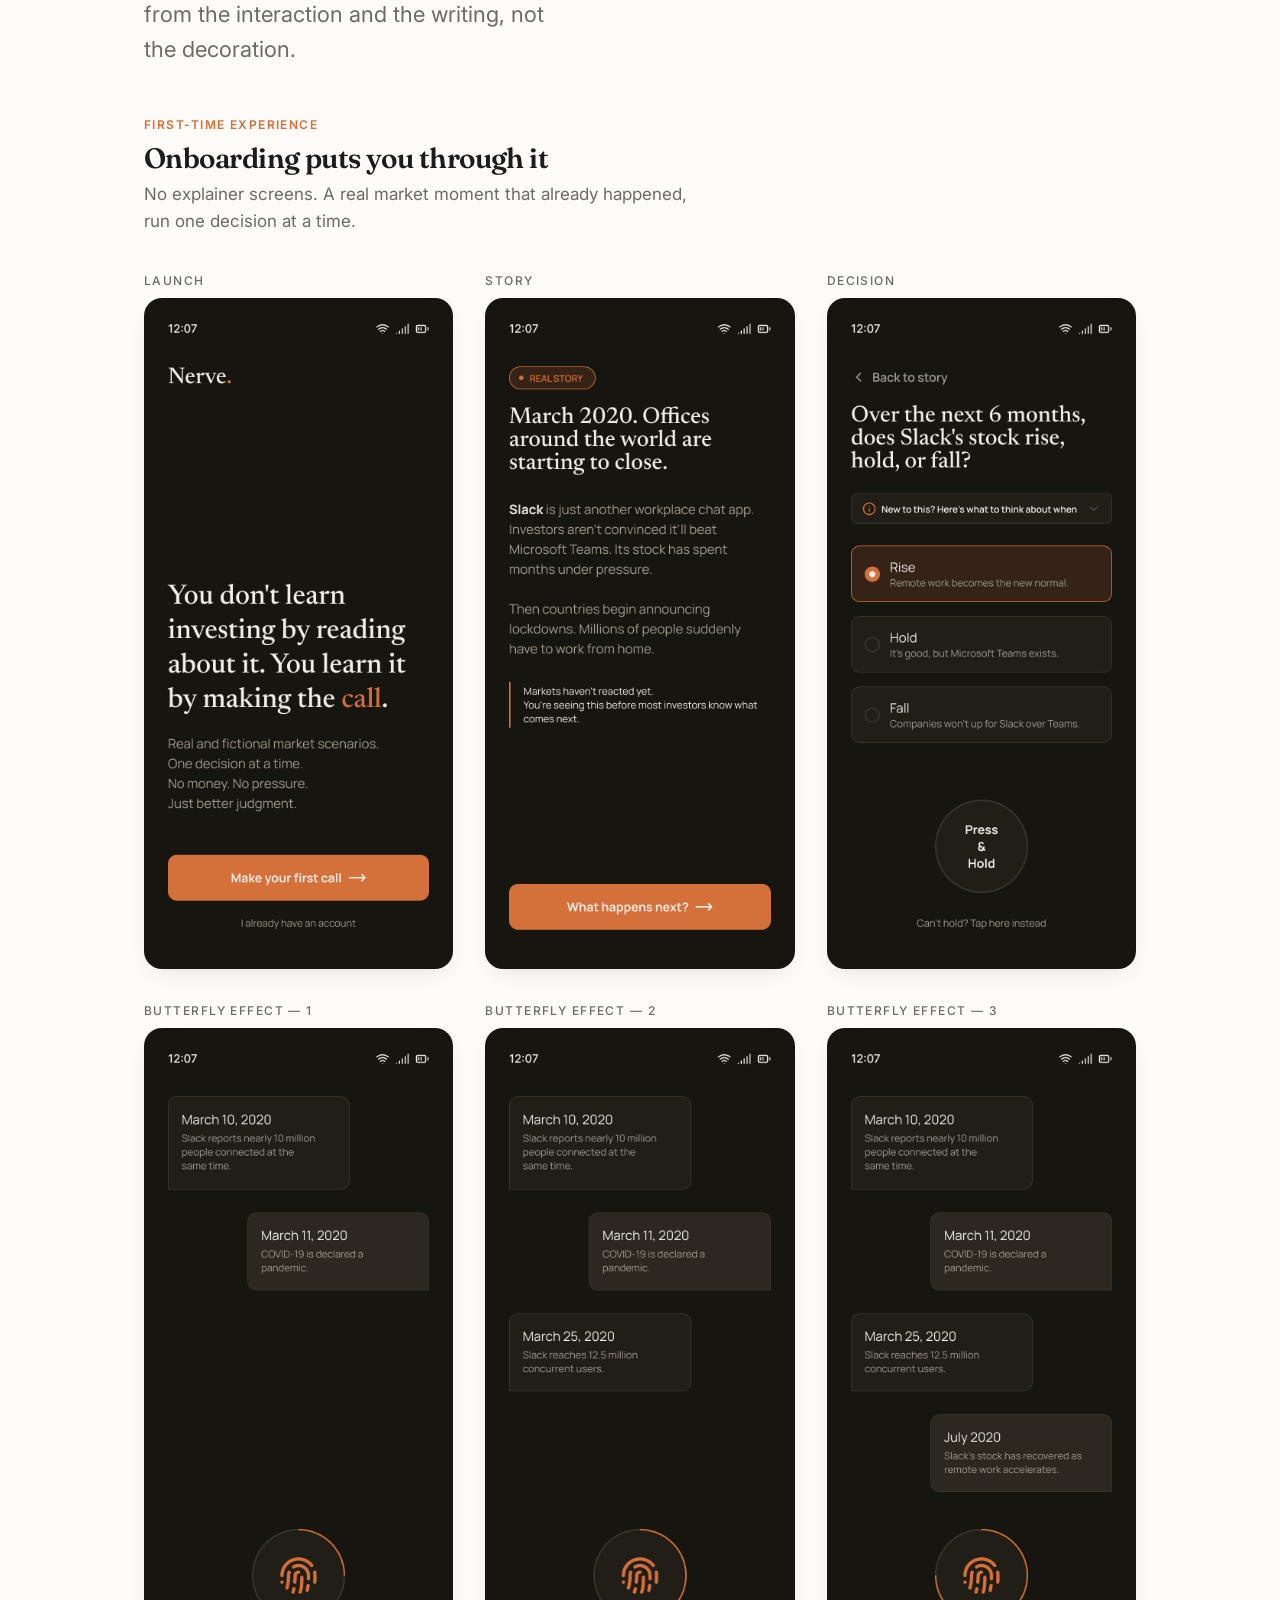
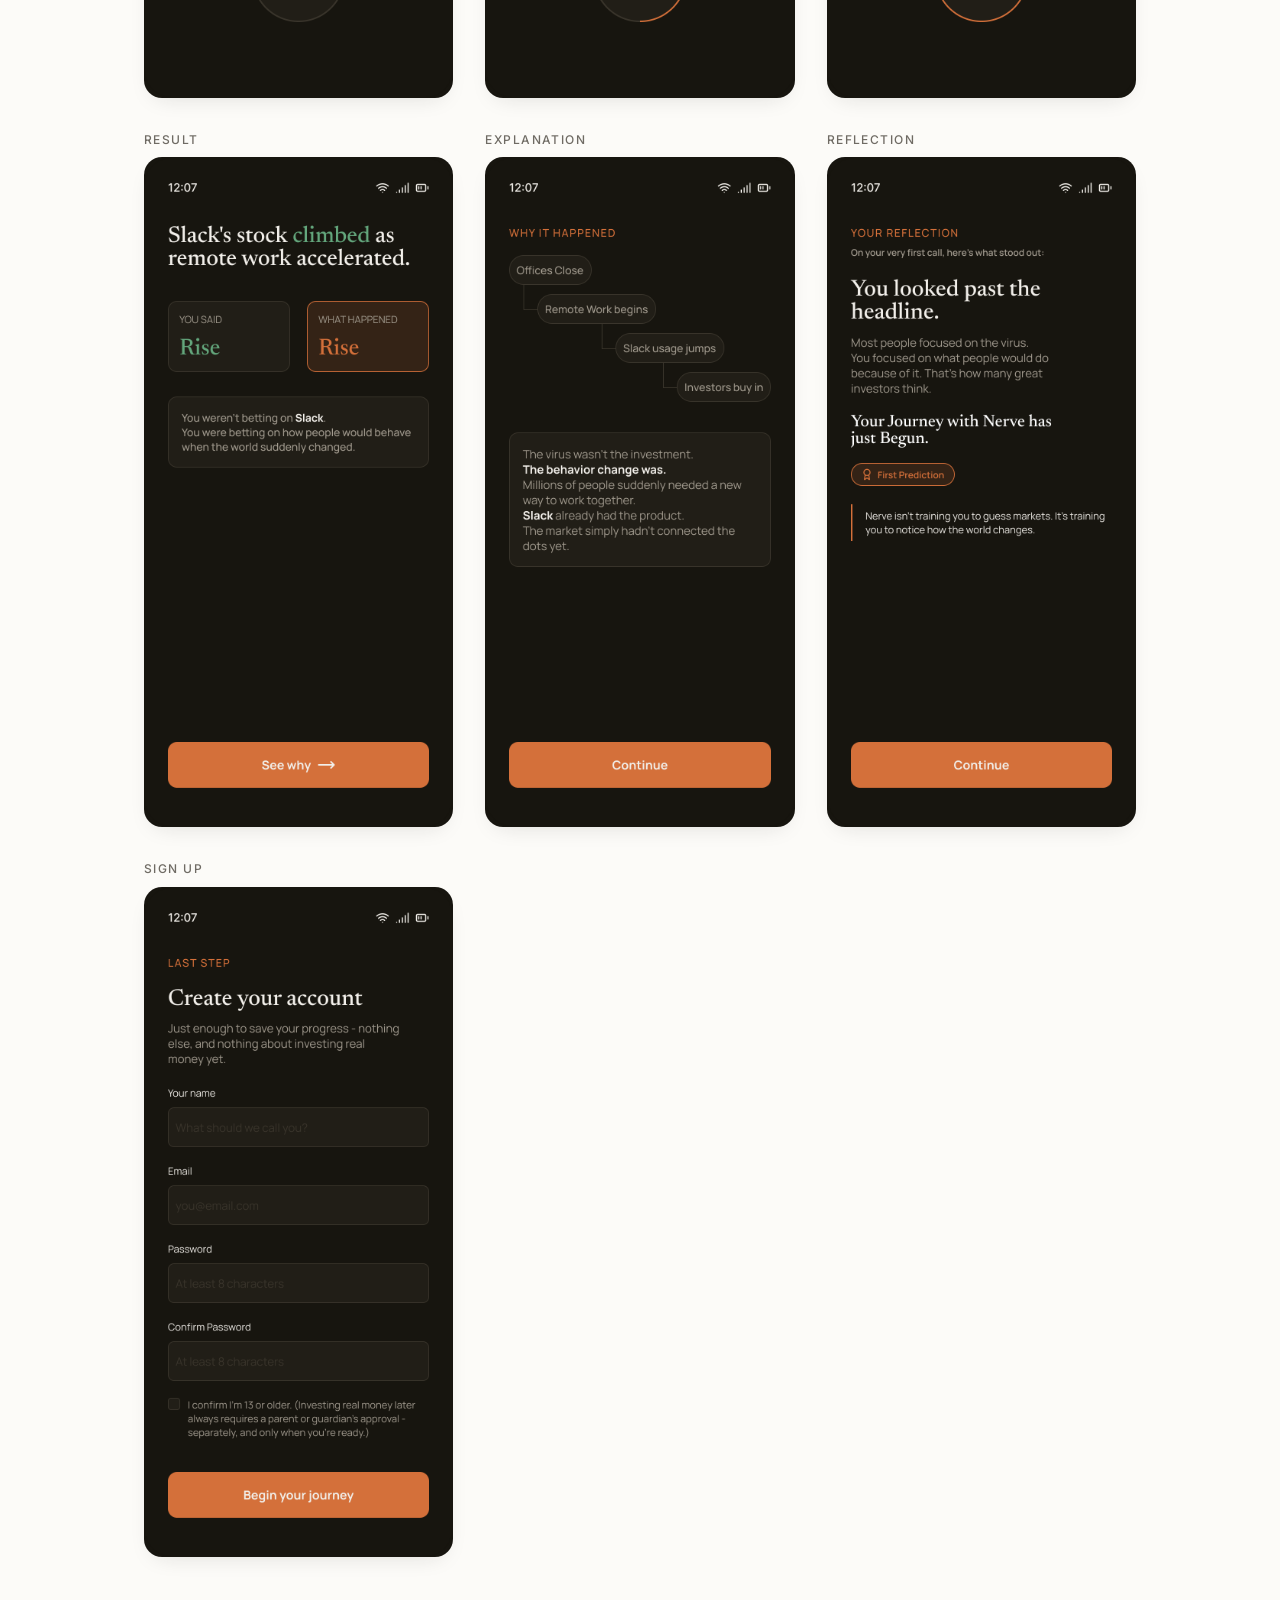
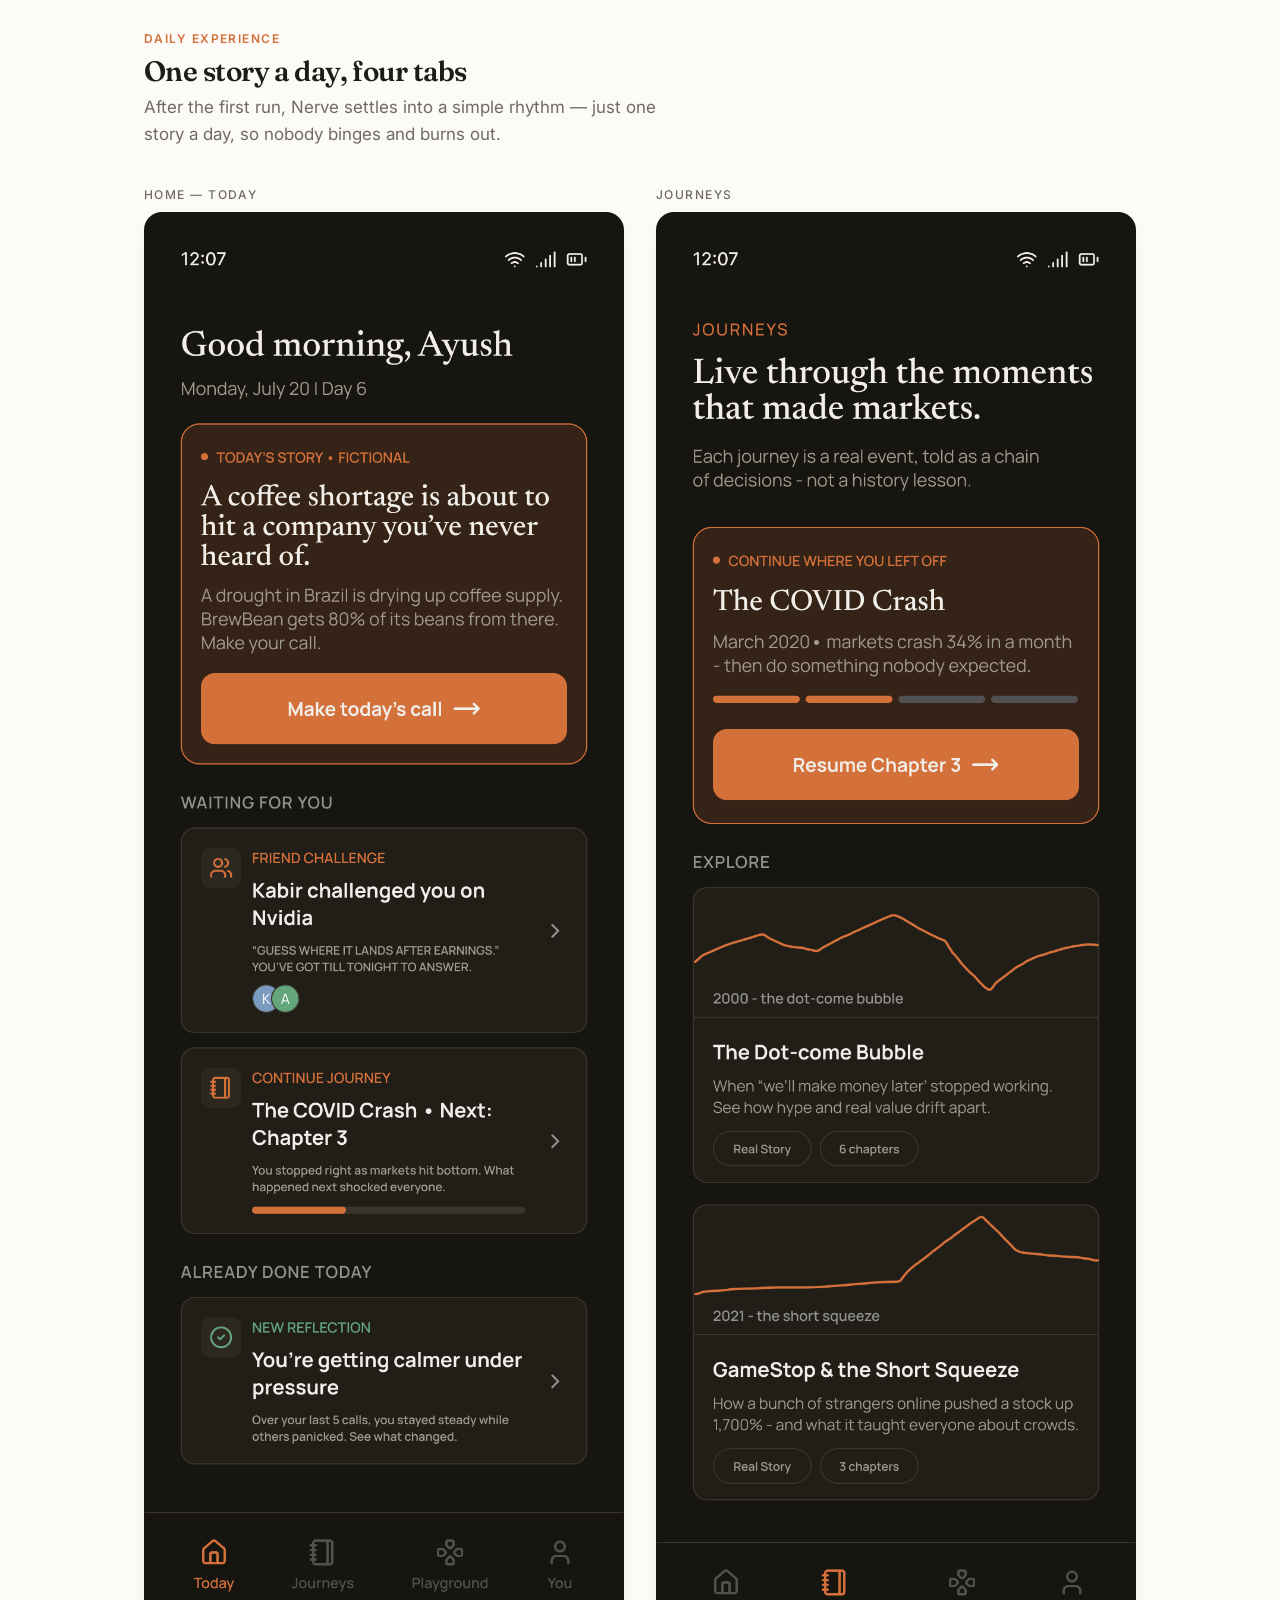
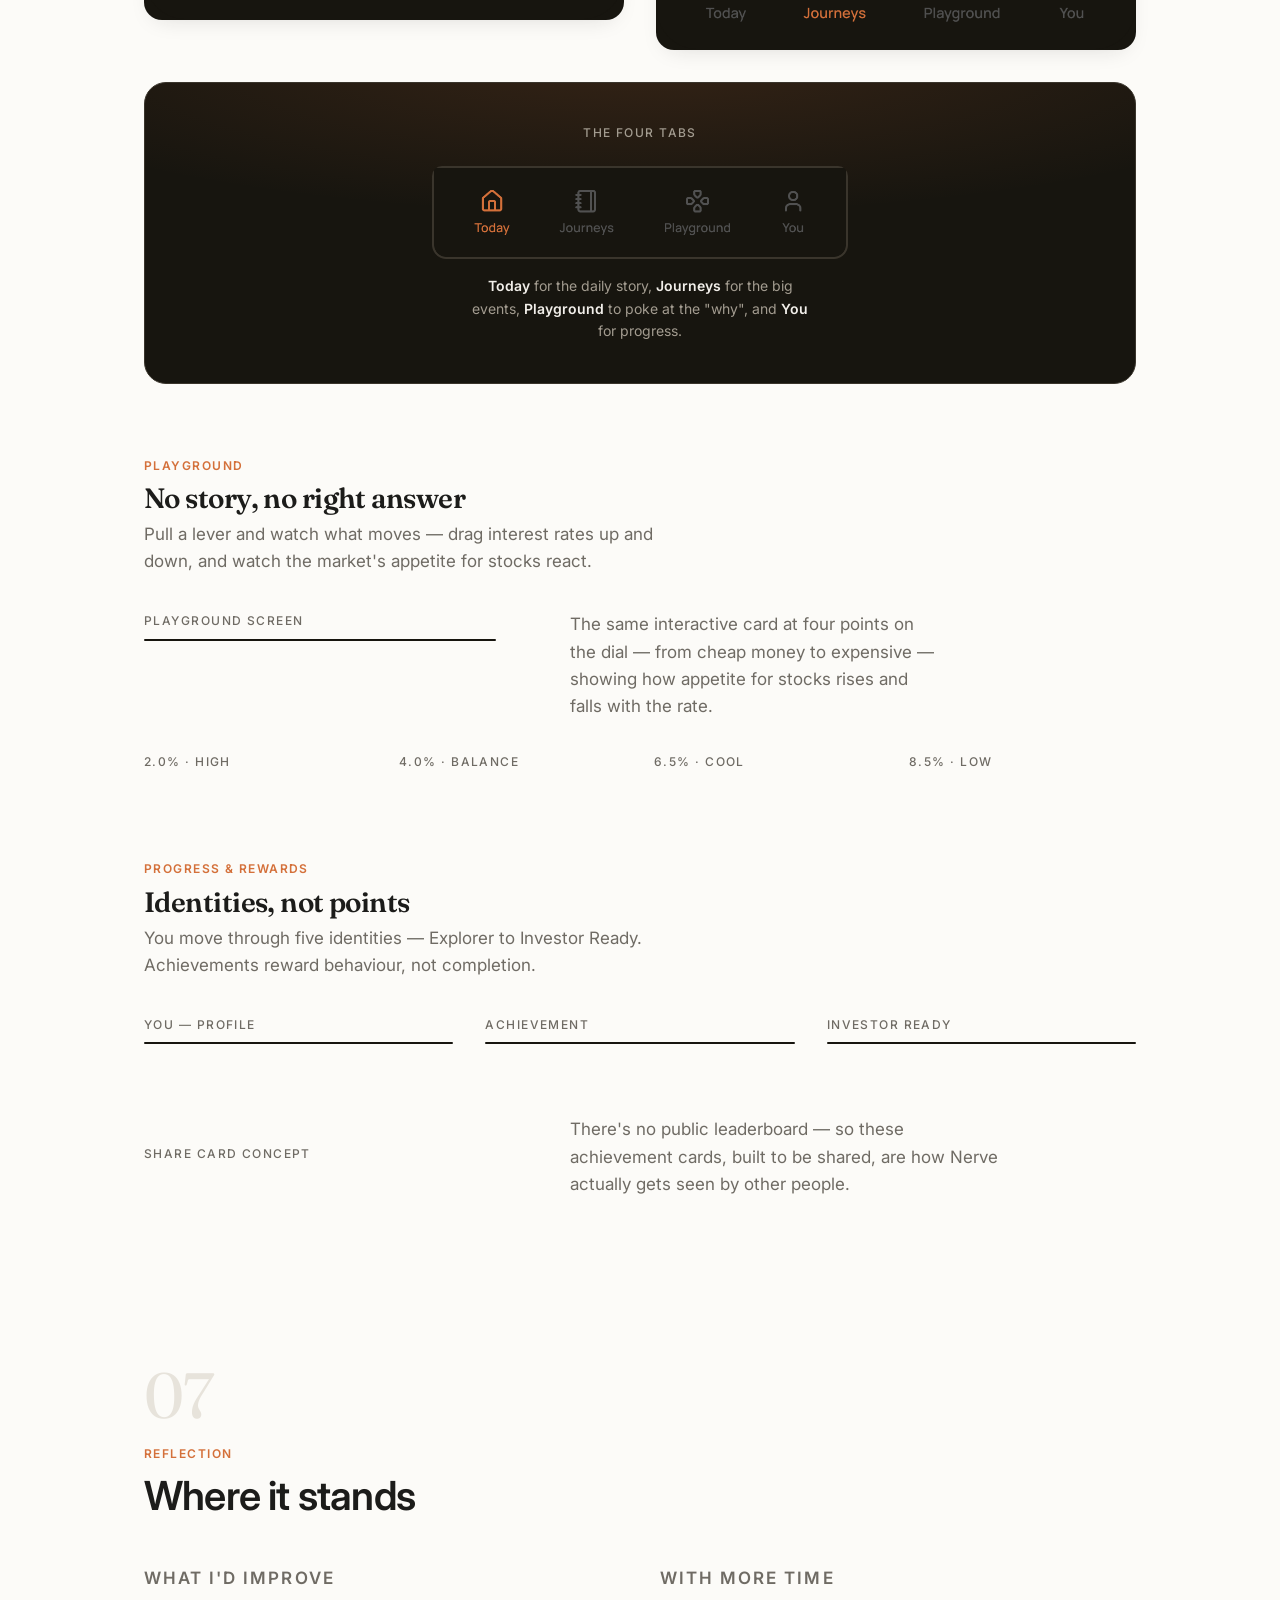
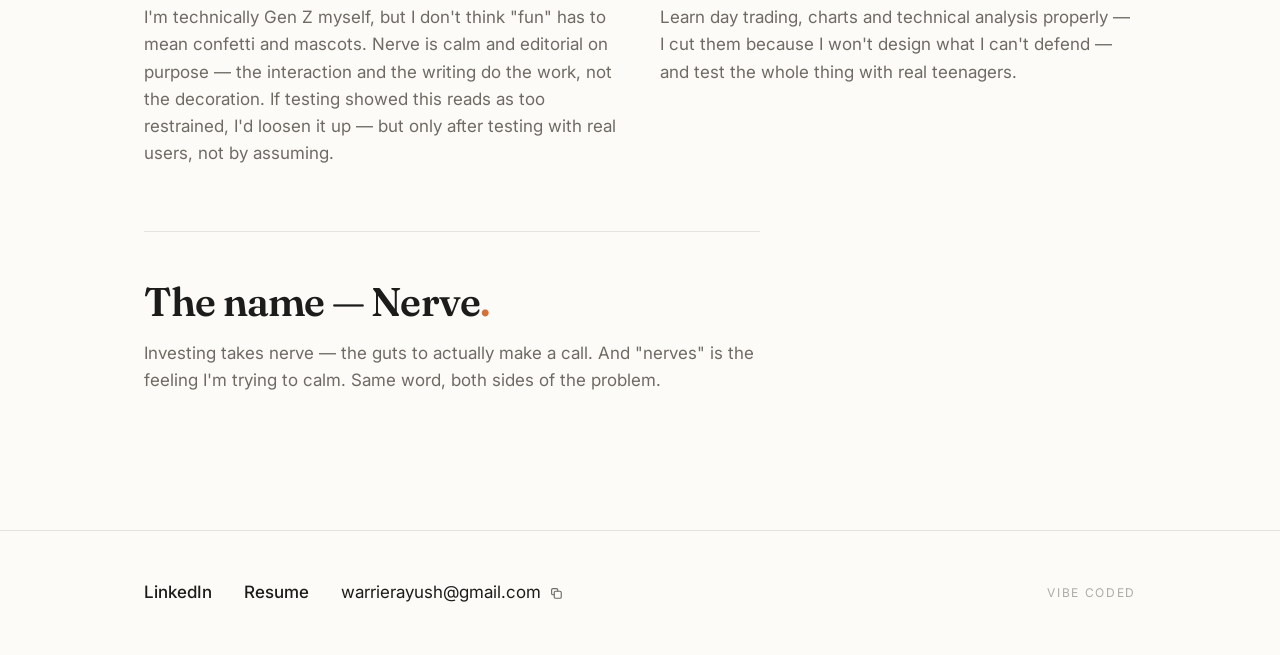
<file: playground/nerve/index.html>
<!DOCTYPE html>
<html lang="en">
<head>
  <meta charset="UTF-8" />
  <meta name="viewport" content="width=device-width, initial-scale=1.0" />

  <title>Ayush Warrier | Nerve</title>
  <meta name="description" content="Nerve — a 72-hour Product Design assignment for Fam. A learning app that helps teenagers build the confidence to invest by making decisions before they ever risk real money." />
  <meta name="author" content="Ayush Warrier" />
  <link rel="canonical" href="https://warrierayush.me/playground/nerve" />

  <!-- Open Graph -->
  <meta property="og:title" content="Ayush Warrier | Nerve" />
  <meta property="og:description" content="Nerve — a 72-hour Product Design assignment for Fam. A learning app that helps teenagers build the confidence to invest by making decisions before they ever risk real money." />
  <meta property="og:type" content="article" />
  <meta property="og:url" content="https://warrierayush.me/playground/nerve" />
  <meta property="og:image" content="https://warrierayush.me/assets/og-image.png" />
  <meta property="og:image:width" content="1200" />
  <meta property="og:image:height" content="630" />
  <meta property="og:site_name" content="Ayush Warrier" />

  <!-- Twitter Card -->
  <meta name="twitter:card" content="summary_large_image" />
  <meta name="twitter:title" content="Ayush Warrier | Nerve" />
  <meta name="twitter:description" content="Nerve — a 72-hour Product Design assignment for Fam. A learning app that helps teenagers build the confidence to invest by making decisions before they ever risk real money." />
  <meta name="twitter:image" content="https://warrierayush.me/assets/og-image.png" />

  <!-- Icons -->
  <link rel="icon" href="../assets/images/favicon.ico" sizes="32x32" />
  <link rel="icon" href="../assets/images/favicon.svg" type="image/svg+xml" />
  <link rel="icon" href="../assets/images/favicon-16x16.png" sizes="16x16" type="image/png" />
  <link rel="icon" href="../assets/images/favicon-32x32.png" sizes="32x32" type="image/png" />
  <link rel="apple-touch-icon" href="../assets/images/apple-touch-icon.png" />
  <link rel="manifest" href="../../site.webmanifest" />
  <meta name="theme-color" content="#FCFBF8" />

  <!-- Portfolio shell type — Inter + Fraunces. Like More KLYMB, Nerve
       has no component system of its own: it's real product screens
       (images) composed in the portfolio's own type. -->
  <link rel="preconnect" href="https://fonts.googleapis.com" />
  <link rel="preconnect" href="https://fonts.gstatic.com" crossorigin />
  <link
    href="https://fonts.googleapis.com/css2?family=Fraunces:opsz,wght@9..144,400;9..144,500;9..144,600&family=Inter:wght@400;500;600&display=swap"
    rel="stylesheet"
  />

  <link rel="stylesheet" href="../assets/css/variables.css" />
  <link rel="stylesheet" href="../assets/css/base.css" />
  <link rel="stylesheet" href="../assets/css/components.css" />
  <link rel="stylesheet" href="../assets/css/nav.css" />
  <link rel="stylesheet" href="../assets/css/footer.css" />
  <link rel="stylesheet" href="../assets/css/project-shell.css" />
  <link rel="stylesheet" href="css/nerve.css" />

  <!--
    NERVE — a Playground project: a 72-hour Product Design assignment
    for Fam, presented as an exploration of thinking rather than a
    polished case study. Guiding principle, same as the rest of the
    portfolio: less reading, more understanding. Visuals carry the
    story; the editorial diagrams (brief, reframe, research, loop)
    are built in HTML/CSS and are intentionally static — no hover, no
    motion — so they read as native to the page. Every word is drawn
    from the Nerve Product Document; nothing is invented. Content
    source of truth, never edited.
  -->
</head>

<body class="pg-project pg-project--nerve">
  <a class="skip-link" href="#nerve-hero">Skip to content</a>

  <header class="nav" id="top">
    <div class="container nav__inner">
      <a class="nav__brand" href="/" aria-label="Ayush Warrier — home">aw<span class="nav__brand-mark">#</span></a>
      <nav class="nav__links" aria-label="Primary">
        <ul class="nav__list" data-nav-list>
          <li><a class="nav__link" href="/#work">Work</a></li>
          <li><a class="nav__link" href="/#about">About</a></li>
          <li><a class="nav__link nav__link--alt" href="/playground">Playground</a></li>
          <li class="nav__resume-mobile">
            <a class="btn btn--accent nav__resume" href="../assets/Ayush_Warrier_Resume.pdf" target="_blank" rel="noopener">
              Resume
              <svg class="btn__icon" viewBox="0 0 16 16" fill="none" aria-hidden="true">
                <path d="M4.5 2.5h4.586a1 1 0 0 1 .707.293l1.914 1.914a1 1 0 0 1 .293.707V13.5a1 1 0 0 1-1 1h-6.5a1 1 0 0 1-1-1v-10a1 1 0 0 1 1-1Z" stroke="currentColor" stroke-width="1.3" stroke-linejoin="round" />
                <path d="M9 2.5V5a1 1 0 0 0 1 1h2.4" stroke="currentColor" stroke-width="1.3" stroke-linejoin="round" />
              </svg>
            </a>
          </li>
        </ul>
      </nav>
      <a class="btn btn--accent nav__resume nav__resume-desktop" href="../assets/Ayush_Warrier_Resume.pdf" target="_blank" rel="noopener">
        Resume
        <svg class="btn__icon" viewBox="0 0 16 16" fill="none" aria-hidden="true">
          <path d="M4.5 2.5h4.586a1 1 0 0 1 .707.293l1.914 1.914a1 1 0 0 1 .293.707V13.5a1 1 0 0 1-1 1h-6.5a1 1 0 0 1-1-1v-10a1 1 0 0 1 1-1Z" stroke="currentColor" stroke-width="1.3" stroke-linejoin="round" />
          <path d="M9 2.5V5a1 1 0 0 0 1 1h2.4" stroke="currentColor" stroke-width="1.3" stroke-linejoin="round" />
        </svg>
      </a>
      <button class="nav__toggle" type="button" aria-label="Open menu" aria-expanded="false" aria-controls="mobile-nav" data-nav-toggle>
        <span class="nav__toggle-bar"></span>
        <span class="nav__toggle-bar"></span>
      </button>
    </div>
  </header>

  <main id="main">

    <!-- ═══ HERO ═══ -->
    <section class="proj-hero" id="nerve-hero" aria-labelledby="nerve-hero-title">
      <div class="container">
        <div class="proj-hero__masthead">
          <p class="proj-hero__eyebrow">Design Assignment</p>
          <h1 class="proj-hero__title" id="nerve-hero-title">Nerve<span class="nerve-dot">.</span></h1>
          <p class="proj-hero__oneline">
            A 72-hour design assignment submission for the Product Design
            Intern role at Fam. A learning app that helps teenagers build
            the confidence to invest by making decisions before they ever
            risk real money.
          </p>
          <ul class="tag-list proj-hero__tags">
            <li class="tag">Mobile App</li>
            <li class="tag">Product Design</li>
            <li class="tag">FinTech</li>
            <li class="tag">Stock Market</li>
          </ul>
        </div>
      </div>
    </section>

    <!-- ═══ 01 · THE ASSIGNMENT ═══ -->
    <section class="chapter" id="assignment" aria-labelledby="assignment-title">
      <div class="container">
        <header class="chapter__head">
          <span class="chapter__index">01</span>
          <span class="chapter__eyebrow">The Assignment</span>
          <h2 class="chapter__title" id="assignment-title">What the brief asked for</h2>
        </header>

        <div class="brief">
          <div class="brief__block">
            <span class="brief__label">Design Challenge</span>
            <span class="brief__rule" aria-hidden="true"></span>
            <p class="brief__challenge">
              Design a gamified platform where teens learn the basics,
              build real skills, and eventually invest real money once
              they reach a certain level.
            </p>
          </div>
          <div class="brief__block brief__block--goal">
            <span class="brief__label brief__label--accent">My Goal</span>
            <span class="brief__rule" aria-hidden="true"></span>
            <p class="brief__goal">
              Not a faster way to teach investing — a way to make deciding
              feel safe. A learning app where teenagers make real calls,
              and see what happens, before any real money is on the line.
            </p>
          </div>
        </div>
      </div>
    </section>

    <!-- ═══ 02 · MY PERSPECTIVE ═══ -->
    <section class="chapter" id="perspective" aria-labelledby="perspective-title">
      <div class="container">
        <header class="chapter__head">
          <span class="chapter__index">02</span>
          <span class="chapter__eyebrow">My Perspective</span>
          <h2 class="chapter__title" id="perspective-title">The problem, the way I saw it</h2>
          <p class="chapter__lead">
            The brief pointed at awareness. But teens can Google anything,
            anytime. What actually stops them isn't knowledge — it's
            confidence. "I'll lose money." "Mera luck nahi hai stocks mein."
            Those are fear problems, not knowledge ones. So the app
            shouldn't teach faster; it should make deciding feel safe.
          </p>
        </header>

        <div class="reframe">
          <div class="reframe__col">
            <span class="reframe__label">The assignment</span>
            <svg class="flow-arrow flow-arrow--down" viewBox="0 0 20 28" fill="none" aria-hidden="true">
              <path d="M10 1v24M4 19l6 6 6-6" stroke="currentColor" stroke-width="1.5" stroke-linecap="round" stroke-linejoin="round" />
            </svg>
            <span class="reframe__node">Teach investing</span>
          </div>

          <span class="reframe__vsplit" aria-hidden="true"></span>

          <div class="reframe__col">
            <span class="reframe__label reframe__label--accent">My perspective</span>
            <svg class="flow-arrow flow-arrow--down" viewBox="0 0 20 28" fill="none" aria-hidden="true">
              <path d="M10 1v24M4 19l6 6 6-6" stroke="currentColor" stroke-width="1.5" stroke-linecap="round" stroke-linejoin="round" />
            </svg>
            <span class="reframe__node reframe__node--accent">Build confidence</span>
            <svg class="flow-arrow flow-arrow--down" viewBox="0 0 20 28" fill="none" aria-hidden="true">
              <path d="M10 1v24M4 19l6 6 6-6" stroke="currentColor" stroke-width="1.5" stroke-linecap="round" stroke-linejoin="round" />
            </svg>
            <span class="reframe__node">Teach through decisions</span>
          </div>
        </div>
      </div>
    </section>

    <!-- ═══ 03 · RESEARCH ═══ -->
    <section class="chapter" id="research" aria-labelledby="research-title">
      <div class="container">
        <header class="chapter__head">
          <span class="chapter__index">03</span>
          <span class="chapter__eyebrow">Research</span>
          <h2 class="chapter__title" id="research-title">How I researched it</h2>
          <p class="chapter__lead">
            Two inputs, given the time: friends who actually follow the
            market, and a Deep Research pass to back up a few assumptions.
          </p>
        </header>

        <div class="research">
          <div class="research__quotes">
            <p class="research__col-head">From two friends</p>
            <blockquote class="research__quote">Gen Z jaldi bore ho jaate hai agar long blogs ya bohot words dekh ke.</blockquote>
            <blockquote class="research__quote">Kuch interactive features ya competition karna.</blockquote>
            <blockquote class="research__quote">If you use memes in notifications, it gets more clicks.</blockquote>
          </div>

          <div class="research__desk">
            <p class="research__col-head">Gemini Deep Research</p>
            <p class="research__desk-note">Tied to Google's Search Index, pointed at five questions:</p>
            <ul class="research__topics">
              <li>Gen Z product behaviour</li>
              <li>Financial learning products</li>
              <li>Indian investment rules for minors</li>
              <li>Gamification in apps</li>
              <li>Light vs. dark mode preference</li>
            </ul>
            <p class="research__stat">
              <b>27-page report</b>
              <span>— it validated some assumptions, and made me rethink a few others.</span>
            </p>
          </div>
        </div>
      </div>
    </section>

    <!-- ═══ 04 · PRODUCT IDEA ═══ -->
    <section class="chapter" id="idea" aria-labelledby="idea-title">
      <div class="container">
        <header class="chapter__head">
          <span class="chapter__index">04</span>
          <span class="chapter__eyebrow">Product Idea</span>
          <h2 class="chapter__title" id="idea-title">The main concept of Nerve<span class="nerve-dot">.</span></h2>
          <p class="chapter__lead">
            Most apps teach you first, then test you. Nerve flips it — you
            make the call before you know the answer, because that's how
            investing actually works. This loop is the whole product;
            stories and journeys just sit on top of it.
          </p>
        </header>

        <div class="loop">
          <ol class="loop__flow">
            <li class="loop__step">
              <span class="loop__num">01</span>
              <div class="loop__body">
                <h3 class="loop__title">Story</h3>
                <p class="loop__cap">Something happens. You get the background.</p>
              </div>
            </li>
            <li class="loop__step">
              <span class="loop__num">02</span>
              <div class="loop__body">
                <h3 class="loop__title">Decision</h3>
                <p class="loop__cap">You make the call. No button — just press and hold.</p>
              </div>
            </li>
            <li class="loop__step">
              <span class="loop__num">03</span>
              <div class="loop__body">
                <h3 class="loop__title">Time passes</h3>
                <p class="loop__cap">Walk the weeks or years yourself, and watch it happen.</p>
              </div>
            </li>
            <li class="loop__step">
              <span class="loop__num">04</span>
              <div class="loop__body">
                <h3 class="loop__title">Result</h3>
                <p class="loop__cap">Find out if you made the right call.</p>
              </div>
            </li>
            <li class="loop__step">
              <span class="loop__num">05</span>
              <div class="loop__body">
                <h3 class="loop__title">Explanation</h3>
                <p class="loop__cap">Every scenario has a reason behind it — never a guessing game.</p>
              </div>
            </li>
            <li class="loop__step">
              <span class="loop__num">06</span>
              <div class="loop__body">
                <h3 class="loop__title">Reflection</h3>
                <p class="loop__cap">What did you actually take away?</p>
              </div>
            </li>
          </ol>

          <aside class="loop__aside nerve-stage">
            <span class="nerve-cap">The decision, in pieces</span>
            <img class="loop__option" src="assets/components/option.png" alt="A Nerve option card — 'Rise · Investors love the ambition' — one of three choices in a decision" loading="lazy" />
            <img class="loop__hold" src="assets/components/hold-button.png" alt="The circular press-and-hold button labelled 'Hold'" loading="lazy" />
            <p class="loop__aside-note">
              <b>No tap target.</b> You pick an option, then press and hold to
              commit — the small nerve the gesture takes mirrors the call itself.
            </p>
          </aside>
        </div>
      </div>
    </section>

    <!-- ═══ 05 · IDEATION ═══ -->
    <section class="chapter" id="ideation" aria-labelledby="ideation-title">
      <div class="container">
        <header class="chapter__head">
          <span class="chapter__index">05</span>
          <span class="chapter__eyebrow">Ideation</span>
          <h2 class="chapter__title" id="ideation-title">Sketched before it was designed</h2>
          <p class="chapter__lead">
            Before any pixels, I sketched every screen in low fidelity —
            mapping the full flow and rough UX copy on one sheet.
          </p>
        </header>

        <figure class="frame wire">
          <img src="assets/wireframe_ss.png" alt="Low-fidelity wireframe sheet — every Nerve screen sketched in one sheet: splash, launch, story, select option, result, explanation, reflection, sign-up, and the four main tabs" loading="lazy" />
        </figure>
      </div>
    </section>

    <!-- ═══ 06 · FINAL DESIGNS ═══ -->
    <section class="chapter" id="final" aria-labelledby="final-title">
      <div class="container">
        <header class="chapter__head">
          <span class="chapter__index">06</span>
          <span class="chapter__eyebrow">Final Designs</span>
          <h2 class="chapter__title" id="final-title">Walking through the app</h2>
          <p class="chapter__lead">
            Dark, but warm — closer to a well-designed magazine than a
            flashy game. The fun comes from the interaction and the
            writing, not the decoration.
          </p>
        </header>

        <!-- First-Time Experience -->
        <div class="nerve-group">
          <header class="nerve-group__head">
            <span class="nerve-group__eyebrow">First-Time Experience</span>
            <h3 class="nerve-group__title">Onboarding puts you through it</h3>
            <p class="nerve-group__lead">
              No explainer screens. A real market moment that already
              happened, run one decision at a time.
            </p>
          </header>

          <div class="nerve-gallery nerve-gallery--grid">
            <figure class="nerve-figure">
              <figcaption class="nerve-cap">Launch</figcaption>
              <span class="nerve-screen"><img src="assets/Launch%20App%20Screen.png" alt="Launch screen — 'You don't learn investing by reading about it. You learn it by making the call.' with a 'Make your first call' button" loading="lazy" /></span>
            </figure>
            <figure class="nerve-figure">
              <figcaption class="nerve-cap">Story</figcaption>
              <span class="nerve-screen"><img src="assets/Story%20Screen.png" alt="Story screen — the background to a real market scenario" loading="lazy" /></span>
            </figure>
            <figure class="nerve-figure">
              <figcaption class="nerve-cap">Decision</figcaption>
              <span class="nerve-screen"><img src="assets/Decision%20Screen.png" alt="Decision screen — 'Over the next 6 months, does Slack's stock rise, hold, or fall?' with three options and a press-and-hold button" loading="lazy" /></span>
            </figure>
            <figure class="nerve-figure">
              <figcaption class="nerve-cap">Butterfly Effect — 1</figcaption>
              <span class="nerve-screen"><img src="assets/Butterfly%20Effect%20-%201.png" alt="Butterfly Effect, part 1 — walking forward through time after the decision" loading="lazy" /></span>
            </figure>
            <figure class="nerve-figure">
              <figcaption class="nerve-cap">Butterfly Effect — 2</figcaption>
              <span class="nerve-screen"><img src="assets/Butterfly%20Effect%20-%202.png" alt="Butterfly Effect, part 2 — the scenario unfolds week by week" loading="lazy" /></span>
            </figure>
            <figure class="nerve-figure">
              <figcaption class="nerve-cap">Butterfly Effect — 3</figcaption>
              <span class="nerve-screen"><img src="assets/Butterfly%20Effect%20-%203.png" alt="Butterfly Effect, part 3 — the last stretch before the result" loading="lazy" /></span>
            </figure>
            <figure class="nerve-figure">
              <figcaption class="nerve-cap">Result</figcaption>
              <span class="nerve-screen"><img src="assets/Result%20Screen.png" alt="Result screen — whether the call was right" loading="lazy" /></span>
            </figure>
            <figure class="nerve-figure">
              <figcaption class="nerve-cap">Explanation</figcaption>
              <span class="nerve-screen"><img src="assets/Explanation%20Screen.png" alt="Explanation screen — the reason behind what happened, so it never feels like guessing" loading="lazy" /></span>
            </figure>
            <figure class="nerve-figure">
              <figcaption class="nerve-cap">Reflection</figcaption>
              <span class="nerve-screen"><img src="assets/Reflection%20Screen.png" alt="Reflection screen — what you actually took away from the call" loading="lazy" /></span>
            </figure>
            <figure class="nerve-figure">
              <figcaption class="nerve-cap">Sign Up</figcaption>
              <span class="nerve-screen"><img src="assets/Sign%20Up%20Screen.png" alt="Sign-up screen — simple, short, only what's necessary" loading="lazy" /></span>
            </figure>
          </div>
        </div>

        <!-- Daily Experience -->
        <div class="nerve-group">
          <header class="nerve-group__head">
            <span class="nerve-group__eyebrow">Daily Experience</span>
            <h3 class="nerve-group__title">One story a day, four tabs</h3>
            <p class="nerve-group__lead">
              After the first run, Nerve settles into a simple rhythm —
              just one story a day, so nobody binges and burns out.
            </p>
          </header>

          <div class="nerve-grid--two">
            <figure class="nerve-figure">
              <figcaption class="nerve-cap">Home — Today</figcaption>
              <span class="nerve-screen"><img src="assets/Home%20Screen.png" alt="Home screen — a greeting, today's story, and a short list of things waiting for you" loading="lazy" /></span>
            </figure>
            <figure class="nerve-figure">
              <figcaption class="nerve-cap">Journeys</figcaption>
              <span class="nerve-screen"><img src="assets/Journeys%20Screen.png" alt="Journeys screen — big market events like the COVID Crash and GameStop, told as a chain of decisions" loading="lazy" /></span>
            </figure>
          </div>

          <div class="nerve-chips nerve-chips--tabbar nerve-stage">
            <span class="nerve-cap">The four tabs</span>
            <img src="assets/components/navbar%28today%29.png" alt="Nerve tab bar — Today, Journeys, Playground, You" loading="lazy" />
            <p class="nerve-chips__note">
              <b>Today</b> for the daily story, <b>Journeys</b> for the big
              events, <b>Playground</b> to poke at the "why", and <b>You</b>
              for progress.
            </p>
          </div>
        </div>

        <!-- Playground -->
        <div class="nerve-group">
          <header class="nerve-group__head">
            <span class="nerve-group__eyebrow">Playground</span>
            <h3 class="nerve-group__title">No story, no right answer</h3>
            <p class="nerve-group__lead">
              Pull a lever and watch what moves — drag interest rates up and
              down, and watch the market's appetite for stocks react.
            </p>
          </header>

          <div class="nerve-split">
            <figure class="nerve-figure">
              <figcaption class="nerve-cap">Playground screen</figcaption>
              <span class="nerve-screen"><img src="assets/Playground%20Screen.png" alt="Playground screen — an open sandbox for poking at market mechanics with no score" loading="lazy" /></span>
            </figure>
            <div class="nerve-split__aside">
              <p>
                The same interactive card at four points on the dial —
                from cheap money to expensive — showing how appetite for
                stocks rises and falls with the rate.
              </p>
            </div>
          </div>

          <div class="nerve-cards">
            <figure class="nerve-card">
              <figcaption class="nerve-cap">2.0% · High</figcaption>
              <img src="assets/components/playground-high_card.png" alt="Playground card at 2.0% interest — market appetite for stocks is High" loading="lazy" />
            </figure>
            <figure class="nerve-card">
              <figcaption class="nerve-cap">4.0% · Balance</figcaption>
              <img src="assets/components/playground-balance_card.png" alt="Playground card at 4.0% interest — market appetite is Balanced" loading="lazy" />
            </figure>
            <figure class="nerve-card">
              <figcaption class="nerve-cap">6.5% · Cool</figcaption>
              <img src="assets/components/playground-cool_card.png" alt="Playground card at 6.5% interest — market appetite is Cooling" loading="lazy" />
            </figure>
            <figure class="nerve-card">
              <figcaption class="nerve-cap">8.5% · Low</figcaption>
              <img src="assets/components/playground-low_card.png" alt="Playground card at 8.5% interest — market appetite is Low" loading="lazy" />
            </figure>
          </div>
        </div>

        <!-- Progress & Rewards -->
        <div class="nerve-group">
          <header class="nerve-group__head">
            <span class="nerve-group__eyebrow">Progress &amp; Rewards</span>
            <h3 class="nerve-group__title">Identities, not points</h3>
            <p class="nerve-group__lead">
              You move through five identities — Explorer to Investor
              Ready. Achievements reward behaviour, not completion.
            </p>
          </header>

          <div class="nerve-gallery">
            <figure class="nerve-figure">
              <figcaption class="nerve-cap">You — Profile</figcaption>
              <span class="nerve-screen"><img src="assets/You%20%28Profile%29%20Screen.png" alt="Profile screen — your progress, what Nerve has noticed about how you decide, and your achievements" loading="lazy" /></span>
            </figure>
            <figure class="nerve-figure">
              <figcaption class="nerve-cap">Achievement</figcaption>
              <span class="nerve-screen"><img src="assets/Achievement%20Screen.png" alt="Achievement screen — a reward earned for behaviour, like staying calm through a crash" loading="lazy" /></span>
            </figure>
            <figure class="nerve-figure">
              <figcaption class="nerve-cap">Investor Ready</figcaption>
              <span class="nerve-screen"><img src="assets/Investor%20Ready%20Screen.png" alt="Investor Ready screen — the final identity, how close you are to investing for real" loading="lazy" /></span>
            </figure>
          </div>

          <div class="nerve-share">
            <figure class="nerve-figure">
              <figcaption class="nerve-cap">Share Card Concept</figcaption>
              <img src="assets/components/Share%20Card%20Quick%20Concept.png" alt="Share card concept — a Nerve 'Stayed Calm' achievement card, designed to be shared on Instagram" loading="lazy" />
            </figure>
            <div class="nerve-share__note">
              <p>
                There's no public leaderboard — so these achievement cards,
                built to be shared, are how Nerve actually gets seen by
                other people.
              </p>
            </div>
          </div>
        </div>
      </div>
    </section>

    <!-- ═══ 07 · REFLECTION ═══ -->
    <section class="chapter chapter--tight" id="reflection" aria-labelledby="reflection-title">
      <div class="container">
        <header class="chapter__head">
          <span class="chapter__index">07</span>
          <span class="chapter__eyebrow">Reflection</span>
          <h2 class="chapter__title" id="reflection-title">Where it stands</h2>
        </header>

        <div class="reflect">
          <div class="reflect__col">
            <p class="reflect__col-head">What I'd improve</p>
            <p>
              I'm technically Gen Z myself, but I don't think "fun" has to
              mean confetti and mascots. Nerve is calm and editorial on
              purpose — the interaction and the writing do the work, not
              the decoration. If testing showed this reads as too
              restrained, I'd loosen it up — but only after testing with
              real users, not by assuming.
            </p>
          </div>
          <div class="reflect__col">
            <p class="reflect__col-head">With more time</p>
            <p>
              Learn day trading, charts and technical analysis properly — I
              cut them because I won't design what I can't defend — and test
              the whole thing with real teenagers.
            </p>
          </div>
        </div>

        <div class="nerve-name">
          <h3 class="nerve-name__title">The name — Nerve<span class="nerve-dot">.</span></h3>
          <p class="nerve-name__text">
            Investing takes nerve — the guts to actually make a call. And
            "nerves" is the feeling I'm trying to calm. Same word, both
            sides of the problem.
          </p>
        </div>
      </div>
    </section>

  </main>

  <footer class="site-footer" id="contact">
    <div class="container site-footer__inner">
      <ul class="site-footer__links">
        <li>
          <a class="link" href="https://www.linkedin.com/in/ayush-warrier/" target="_blank" rel="noopener">LinkedIn</a>
        </li>
        <li>
          <a class="link" href="../assets/Ayush_Warrier_Resume.pdf" target="_blank" rel="noopener">Resume</a>
        </li>
        <li>
          <button class="link site-footer__copy" type="button" data-copy-email="warrierayush@gmail.com" aria-label="Copy email address, warrierayush@gmail.com">
            warrierayush@gmail.com
            <svg viewBox="0 0 16 16" fill="none" aria-hidden="true">
              <rect x="6" y="6" width="8" height="8" rx="1.5" stroke="currentColor" stroke-width="1.3" />
              <path d="M10 6V4.5A1.5 1.5 0 0 0 8.5 3h-4A1.5 1.5 0 0 0 3 4.5v4A1.5 1.5 0 0 0 4.5 10H6" stroke="currentColor" stroke-width="1.3" stroke-linecap="round" />
            </svg>
          </button>
        </li>
      </ul>

      <p class="site-footer__note">Vibe coded</p>
    </div>
  </footer>

  <div class="toast" role="status" aria-live="polite" data-toast></div>

  <script src="../assets/js/nav.js" defer></script>
  <script src="../assets/js/main.js" defer></script>
  <script src="js/nerve.js" defer></script>
</body>
</html>
</file>
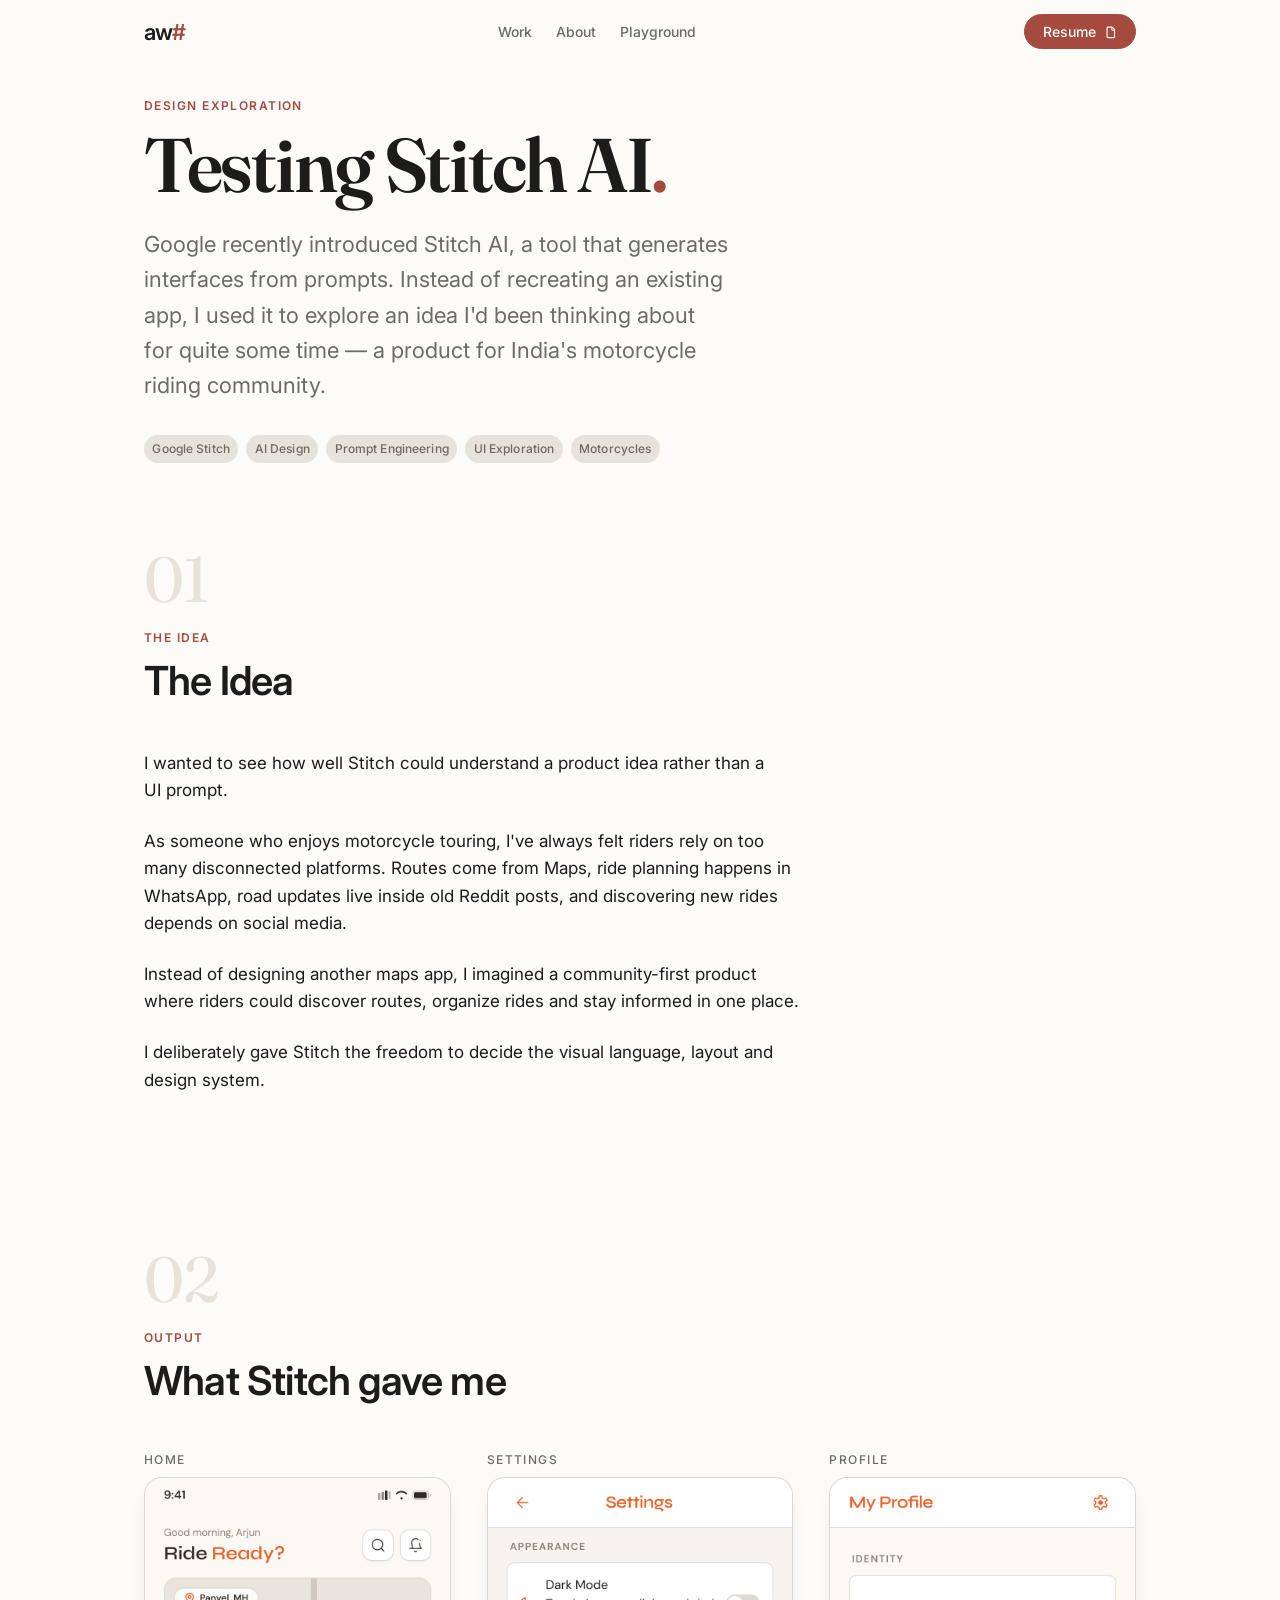
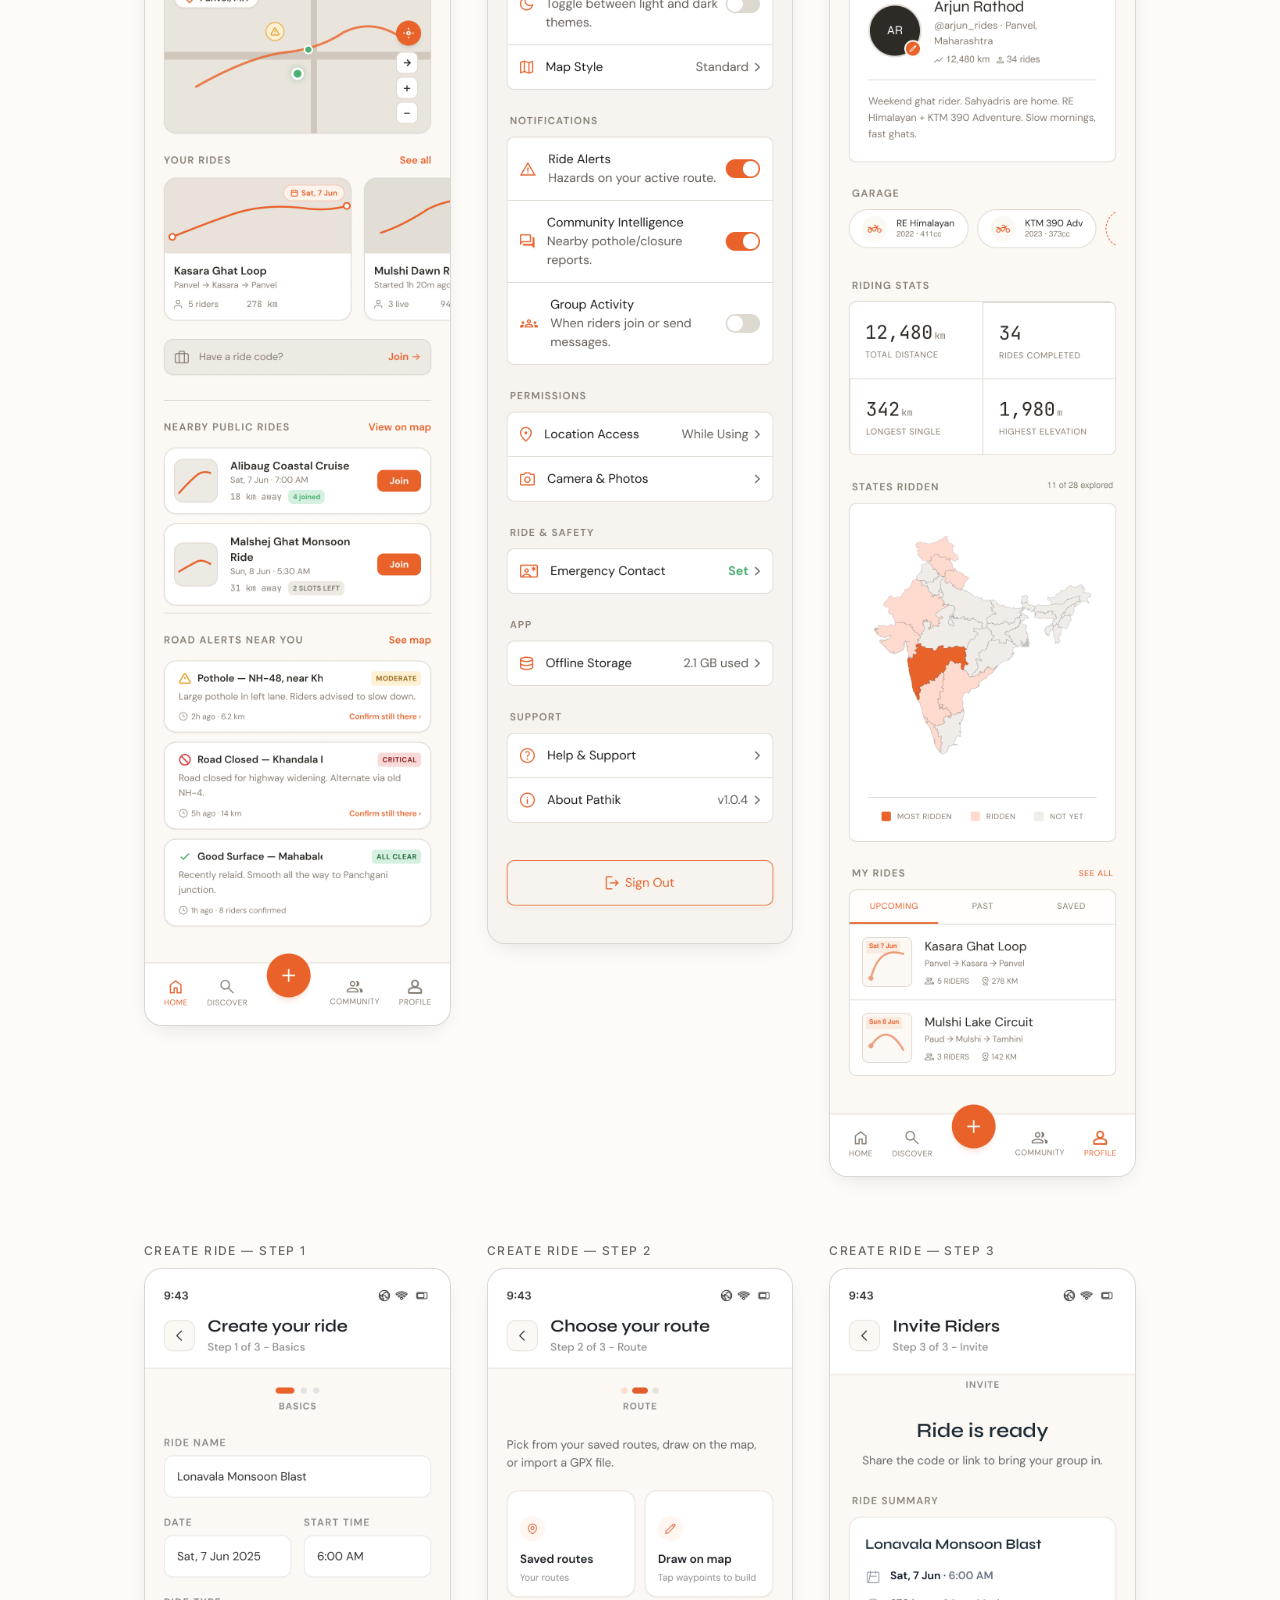
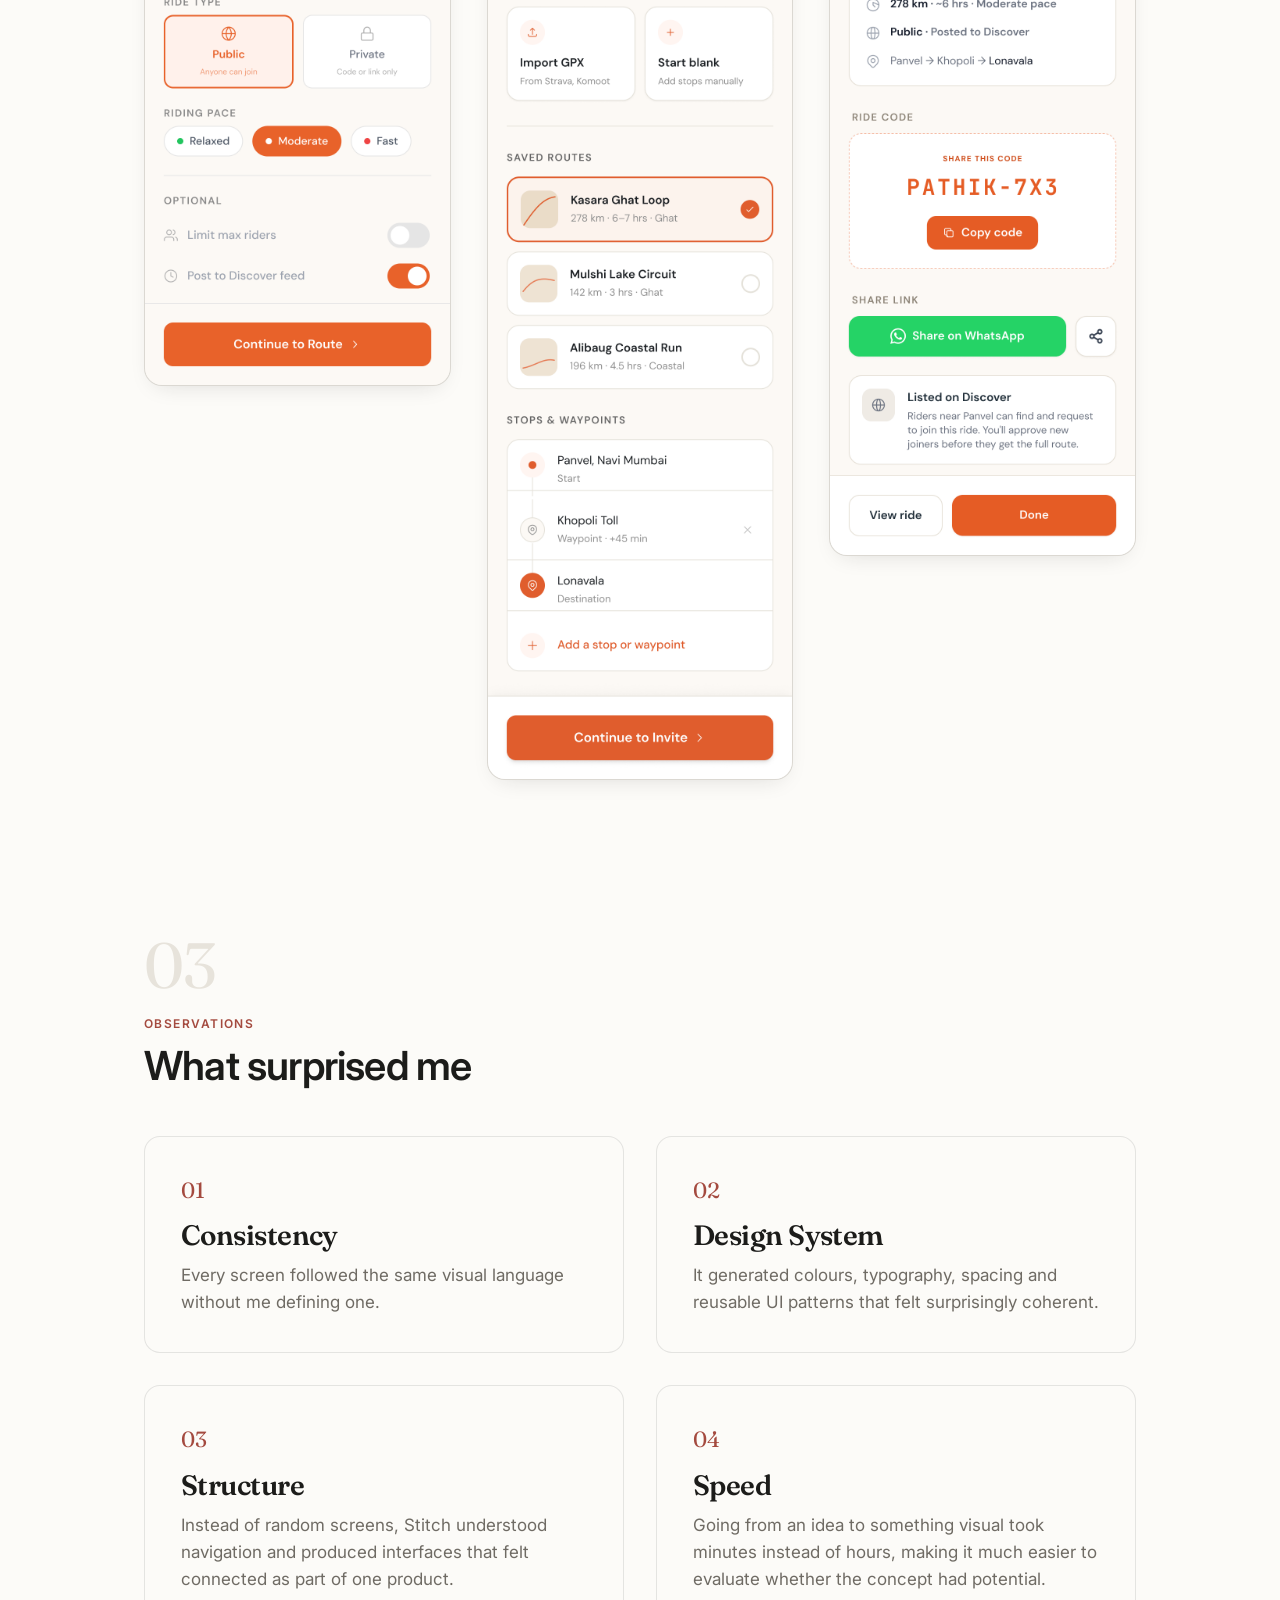
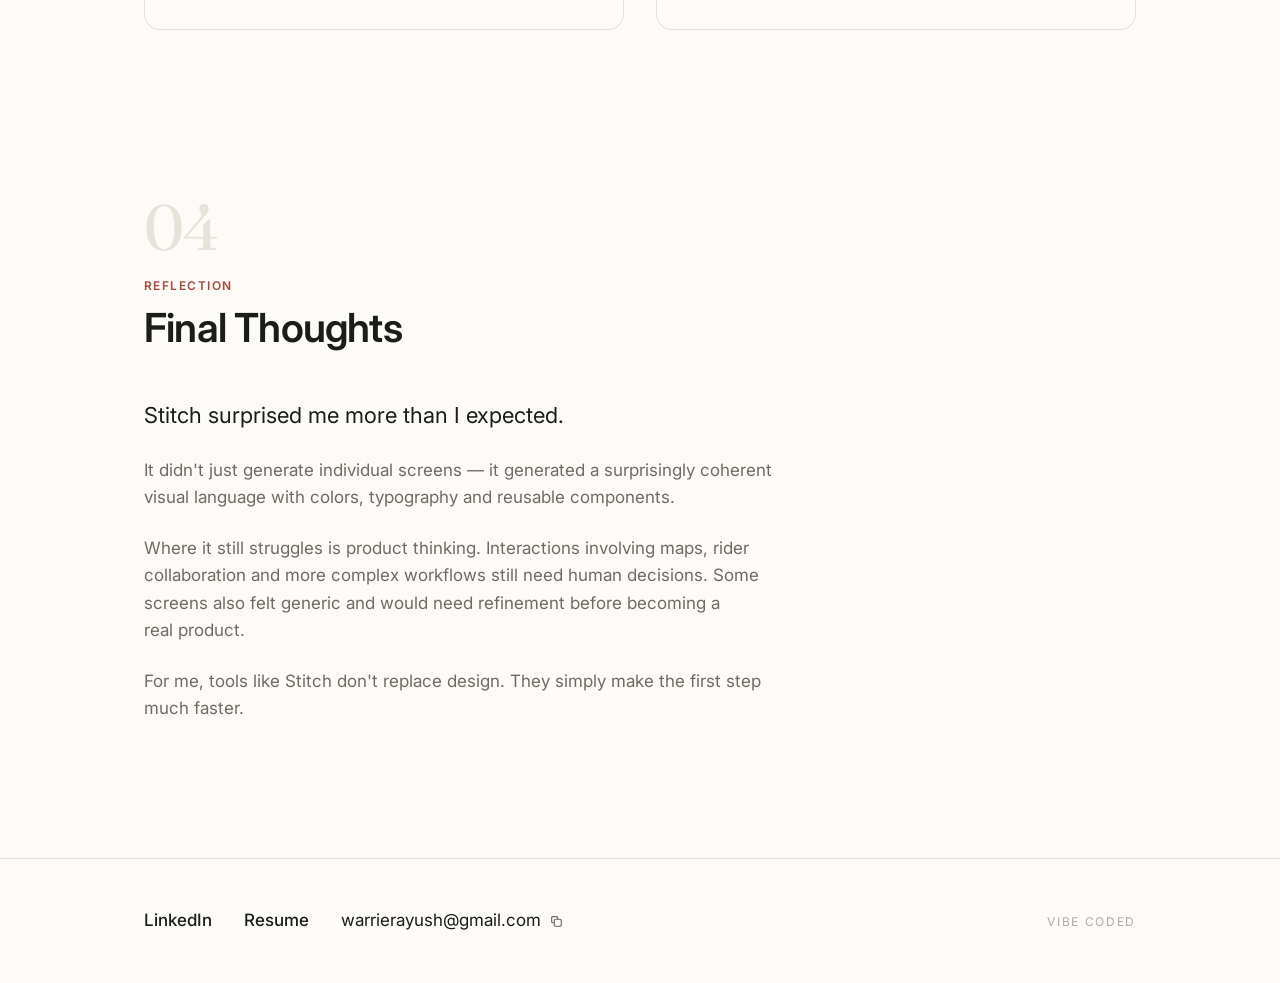
<file: playground/testing-stitch-ai/index.html>
<!DOCTYPE html>
<html lang="en">
<head>
  <meta charset="UTF-8" />
  <meta name="viewport" content="width=device-width, initial-scale=1.0" />

  <title>Ayush Warrier | Testing Stitch AI</title>
  <meta name="description" content="Testing Stitch AI — using Google's Stitch to explore a community-first product idea for India's motorcycle riding community, from prompt to interface." />
  <meta name="author" content="Ayush Warrier" />
  <link rel="canonical" href="https://warrierayush.me/playground/testing-stitch-ai" />

  <!-- Open Graph -->
  <meta property="og:title" content="Ayush Warrier | Testing Stitch AI" />
  <meta property="og:description" content="Testing Stitch AI — using Google's Stitch to explore a community-first product idea for India's motorcycle riding community, from prompt to interface." />
  <meta property="og:type" content="article" />
  <meta property="og:url" content="https://warrierayush.me/playground/testing-stitch-ai" />
  <meta property="og:image" content="https://warrierayush.me/assets/og-image.png" />
  <meta property="og:image:width" content="1200" />
  <meta property="og:image:height" content="630" />
  <meta property="og:site_name" content="Ayush Warrier" />

  <!-- Twitter Card -->
  <meta name="twitter:card" content="summary_large_image" />
  <meta name="twitter:title" content="Ayush Warrier | Testing Stitch AI" />
  <meta name="twitter:description" content="Testing Stitch AI — using Google's Stitch to explore a community-first product idea for India's motorcycle riding community, from prompt to interface." />
  <meta name="twitter:image" content="https://warrierayush.me/assets/og-image.png" />

  <!-- Icons -->
  <link rel="icon" href="../assets/images/favicon.ico" sizes="32x32" />
  <link rel="icon" href="../assets/images/favicon.svg" type="image/svg+xml" />
  <link rel="icon" href="../assets/images/favicon-16x16.png" sizes="16x16" type="image/png" />
  <link rel="icon" href="../assets/images/favicon-32x32.png" sizes="32x32" type="image/png" />
  <link rel="apple-touch-icon" href="../assets/images/apple-touch-icon.png" />
  <link rel="manifest" href="../../site.webmanifest" />
  <meta name="theme-color" content="#FCFBF8" />

  <!-- Portfolio shell type — Inter + Fraunces, same as every other
       Playground page. -->
  <link rel="preconnect" href="https://fonts.googleapis.com" />
  <link rel="preconnect" href="https://fonts.gstatic.com" crossorigin />
  <link
    href="https://fonts.googleapis.com/css2?family=Fraunces:opsz,wght@9..144,400;9..144,500;9..144,600&family=Inter:wght@400;500;600&display=swap"
    rel="stylesheet"
  />

  <link rel="stylesheet" href="../assets/css/variables.css" />
  <link rel="stylesheet" href="../assets/css/base.css" />
  <link rel="stylesheet" href="../assets/css/components.css" />
  <link rel="stylesheet" href="../assets/css/nav.css" />
  <link rel="stylesheet" href="../assets/css/footer.css" />
  <link rel="stylesheet" href="../assets/css/project-shell.css" />
  <link rel="stylesheet" href="css/testing-stitch-ai.css" />

  <!--
    TESTING STITCH AI — a Playground project, not a case study. A
    design exploration: instead of recreating an existing app, Stitch
    was pointed at an original idea for India's motorcycle riding
    community, with the visual direction left almost entirely to it.
    Four sections only — the idea, the output, observations, a closing
    reflection — no process diagrams, no invented visuals. Section 02
    is deliberately visual-only: the six generated screens, captioned,
    nothing else. Static — no scroll reveal, no hover choreography.
  -->
</head>

<body class="pg-project pg-project--stitch">
  <a class="skip-link" href="#stitch-hero">Skip to content</a>

  <header class="nav" id="top">
    <div class="container nav__inner">
      <a class="nav__brand" href="/" aria-label="Ayush Warrier — home">aw<span class="nav__brand-mark">#</span></a>
      <nav class="nav__links" aria-label="Primary">
        <ul class="nav__list" data-nav-list>
          <li><a class="nav__link" href="/#work">Work</a></li>
          <li><a class="nav__link" href="/#about">About</a></li>
          <li><a class="nav__link nav__link--alt" href="/playground">Playground</a></li>
          <li class="nav__resume-mobile">
            <a class="btn btn--accent nav__resume" href="../assets/Ayush_Warrier_Resume.pdf" target="_blank" rel="noopener">
              Resume
              <svg class="btn__icon" viewBox="0 0 16 16" fill="none" aria-hidden="true">
                <path d="M4.5 2.5h4.586a1 1 0 0 1 .707.293l1.914 1.914a1 1 0 0 1 .293.707V13.5a1 1 0 0 1-1 1h-6.5a1 1 0 0 1-1-1v-10a1 1 0 0 1 1-1Z" stroke="currentColor" stroke-width="1.3" stroke-linejoin="round" />
                <path d="M9 2.5V5a1 1 0 0 0 1 1h2.4" stroke="currentColor" stroke-width="1.3" stroke-linejoin="round" />
              </svg>
            </a>
          </li>
        </ul>
      </nav>
      <a class="btn btn--accent nav__resume nav__resume-desktop" href="../assets/Ayush_Warrier_Resume.pdf" target="_blank" rel="noopener">
        Resume
        <svg class="btn__icon" viewBox="0 0 16 16" fill="none" aria-hidden="true">
          <path d="M4.5 2.5h4.586a1 1 0 0 1 .707.293l1.914 1.914a1 1 0 0 1 .293.707V13.5a1 1 0 0 1-1 1h-6.5a1 1 0 0 1-1-1v-10a1 1 0 0 1 1-1Z" stroke="currentColor" stroke-width="1.3" stroke-linejoin="round" />
          <path d="M9 2.5V5a1 1 0 0 0 1 1h2.4" stroke="currentColor" stroke-width="1.3" stroke-linejoin="round" />
        </svg>
      </a>
      <button class="nav__toggle" type="button" aria-label="Open menu" aria-expanded="false" aria-controls="mobile-nav" data-nav-toggle>
        <span class="nav__toggle-bar"></span>
        <span class="nav__toggle-bar"></span>
      </button>
    </div>
  </header>

  <main id="main">

    <!-- ═══ HERO ═══ -->
    <section class="proj-hero" id="stitch-hero" aria-labelledby="stitch-hero-title">
      <div class="container">
        <div class="proj-hero__masthead">
          <p class="proj-hero__eyebrow">Design Exploration</p>
          <h1 class="proj-hero__title" id="stitch-hero-title">Testing Stitch AI<span class="stitch-dot">.</span></h1>
          <p class="proj-hero__oneline">
            Google recently introduced Stitch AI, a tool that generates
            interfaces from prompts. Instead of recreating an existing
            app, I used it to explore an idea I'd been thinking about
            for quite some time — a product for India's motorcycle
            riding community.
          </p>
          <ul class="tag-list proj-hero__tags">
            <li class="tag">Google Stitch</li>
            <li class="tag">AI Design</li>
            <li class="tag">Prompt Engineering</li>
            <li class="tag">UI Exploration</li>
            <li class="tag">Motorcycles</li>
          </ul>
        </div>
      </div>
    </section>

    <!-- ═══ 01 · THE IDEA ═══ -->
    <section class="chapter" id="idea" aria-labelledby="idea-title">
      <div class="container">
        <header class="chapter__head">
          <span class="chapter__index">01</span>
          <span class="chapter__eyebrow">The Idea</span>
          <h2 class="chapter__title" id="idea-title">The Idea</h2>
        </header>

        <div class="stitch-idea">
          <p>
            I wanted to see how well Stitch could understand a product
            idea rather than a UI prompt.
          </p>
          <p>
            As someone who enjoys motorcycle touring, I've always felt
            riders rely on too many disconnected platforms. Routes come
            from Maps, ride planning happens in WhatsApp, road updates
            live inside old Reddit posts, and discovering new rides
            depends on social media.
          </p>
          <p>
            Instead of designing another maps app, I imagined a
            community-first product where riders could discover routes,
            organize rides and stay informed in one place.
          </p>
          <p>
            I deliberately gave Stitch the freedom to decide the visual
            language, layout and design system.
          </p>
        </div>
      </div>
    </section>

    <!-- ═══ 02 · OUTPUT ═══ -->
    <section class="chapter" id="output" aria-labelledby="output-title">
      <div class="container">
        <header class="chapter__head">
          <span class="chapter__index">02</span>
          <span class="chapter__eyebrow">Output</span>
          <h2 class="chapter__title" id="output-title">What Stitch gave me</h2>
        </header>

        <div class="stitch-row">
          <div class="stitch-grid">
            <figure class="stitch-figure">
              <figcaption class="stitch-cap">Home</figcaption>
              <span class="stitch-screen">
                <img src="assets/Home%20Screen.png" alt="Home screen — a ride-ready map, saved rides, nearby public rides to join, and live road alerts" loading="lazy" />
              </span>
            </figure>
            <figure class="stitch-figure">
              <figcaption class="stitch-cap">Settings</figcaption>
              <span class="stitch-screen">
                <img src="assets/Settings%20Page.png" alt="Settings screen — appearance, notifications, permissions, ride and safety, and app preferences" loading="lazy" />
              </span>
            </figure>
            <figure class="stitch-figure">
              <figcaption class="stitch-cap">Profile</figcaption>
              <span class="stitch-screen">
                <img src="assets/Profile%20Page.png" alt="Profile screen — rider identity, garage, riding stats, a map of states ridden, and upcoming rides" loading="lazy" />
              </span>
            </figure>
          </div>
        </div>

        <div class="stitch-row">
          <div class="stitch-grid">
            <figure class="stitch-figure">
              <figcaption class="stitch-cap">Create Ride — Step 1</figcaption>
              <span class="stitch-screen">
                <img src="assets/Create%20Ride%20-%20Step%201.png" alt="Create Ride, step 1 of 3 — ride name, date, start time, ride type and riding pace" loading="lazy" />
              </span>
            </figure>
            <figure class="stitch-figure">
              <figcaption class="stitch-cap">Create Ride — Step 2</figcaption>
              <span class="stitch-screen">
                <img src="assets/Create%20Ride%20-%20Step%202.png" alt="Create Ride, step 2 of 3 — choosing a route from saved routes, the map or a GPX import, plus stops and waypoints" loading="lazy" />
              </span>
            </figure>
            <figure class="stitch-figure">
              <figcaption class="stitch-cap">Create Ride — Step 3</figcaption>
              <span class="stitch-screen">
                <img src="assets/Create%20Ride%20-%20Step%203.png" alt="Create Ride, step 3 of 3 — ride summary, a shareable ride code, and invite options" loading="lazy" />
              </span>
            </figure>
          </div>
        </div>
      </div>
    </section>

    <!-- ═══ 03 · OBSERVATIONS ═══ -->
    <section class="chapter" id="observations" aria-labelledby="observations-title">
      <div class="container">
        <header class="chapter__head">
          <span class="chapter__index">03</span>
          <span class="chapter__eyebrow">Observations</span>
          <h2 class="chapter__title" id="observations-title">What surprised me</h2>
        </header>

        <div class="stitch-observations">
          <div class="card stitch-observation">
            <span class="stitch-observation__num">01</span>
            <h3 class="stitch-observation__title">Consistency</h3>
            <p class="stitch-observation__text">
              Every screen followed the same visual language without me
              defining one.
            </p>
          </div>
          <div class="card stitch-observation">
            <span class="stitch-observation__num">02</span>
            <h3 class="stitch-observation__title">Design System</h3>
            <p class="stitch-observation__text">
              It generated colours, typography, spacing and reusable UI
              patterns that felt surprisingly coherent.
            </p>
          </div>
          <div class="card stitch-observation">
            <span class="stitch-observation__num">03</span>
            <h3 class="stitch-observation__title">Structure</h3>
            <p class="stitch-observation__text">
              Instead of random screens, Stitch understood navigation and
              produced interfaces that felt connected as part of one
              product.
            </p>
          </div>
          <div class="card stitch-observation">
            <span class="stitch-observation__num">04</span>
            <h3 class="stitch-observation__title">Speed</h3>
            <p class="stitch-observation__text">
              Going from an idea to something visual took minutes instead
              of hours, making it much easier to evaluate whether the
              concept had potential.
            </p>
          </div>
        </div>
      </div>
    </section>

    <!-- ═══ 04 · REFLECTION ═══ -->
    <section class="chapter chapter--tight" id="reflection" aria-labelledby="reflection-title">
      <div class="container">
        <header class="chapter__head">
          <span class="chapter__index">04</span>
          <span class="chapter__eyebrow">Reflection</span>
          <h2 class="chapter__title" id="reflection-title">Final Thoughts</h2>
        </header>

        <div class="stitch-reflection">
          <p>Stitch surprised me more than I expected.</p>
          <p>
            It didn't just generate individual screens — it generated a
            surprisingly coherent visual language with colors, typography
            and reusable components.
          </p>
          <p>
            Where it still struggles is product thinking. Interactions
            involving maps, rider collaboration and more complex
            workflows still need human decisions. Some screens also felt
            generic and would need refinement before becoming a real
            product.
          </p>
          <p>
            For me, tools like Stitch don't replace design. They simply
            make the first step much faster.
          </p>
        </div>
      </div>
    </section>

  </main>

  <footer class="site-footer" id="contact">
    <div class="container site-footer__inner">
      <ul class="site-footer__links">
        <li>
          <a class="link" href="https://www.linkedin.com/in/ayush-warrier/" target="_blank" rel="noopener">LinkedIn</a>
        </li>
        <li>
          <a class="link" href="../assets/Ayush_Warrier_Resume.pdf" target="_blank" rel="noopener">Resume</a>
        </li>
        <li>
          <button class="link site-footer__copy" type="button" data-copy-email="warrierayush@gmail.com" aria-label="Copy email address, warrierayush@gmail.com">
            warrierayush@gmail.com
            <svg viewBox="0 0 16 16" fill="none" aria-hidden="true">
              <rect x="6" y="6" width="8" height="8" rx="1.5" stroke="currentColor" stroke-width="1.3" />
              <path d="M10 6V4.5A1.5 1.5 0 0 0 8.5 3h-4A1.5 1.5 0 0 0 3 4.5v4A1.5 1.5 0 0 0 4.5 10H6" stroke="currentColor" stroke-width="1.3" stroke-linecap="round" />
            </svg>
          </button>
        </li>
      </ul>

      <p class="site-footer__note">Vibe coded</p>
    </div>
  </footer>

  <div class="toast" role="status" aria-live="polite" data-toast></div>

  <script src="../assets/js/nav.js" defer></script>
  <script src="../assets/js/main.js" defer></script>
</body>
</html>
</file>
<file: css/variables.css>
/* =============================================================
   DESIGN TOKENS
   The single source of truth for colour, type, spacing, radius,
   container widths and motion. Nothing in the portfolio should
   hardcode a value that belongs here.
   ============================================================= */

:root {
  /* ---------------------------------------------------------
     Colour — a neutral system that frames the work.
     Names mirror the Principles document.
     --------------------------------------------------------- */
  --color-bg:              #FCFBF8; /* Porcelain — warm off-white */
  --color-text:            #1C1C1A; /* Carbon Black — headings, key text */
  --color-text-secondary:  #6F6B64; /* Dim Grey — support, metadata */
  --color-surface:         #E7E3DB; /* Soft Linen — cards, dividers, hover */
  --color-accent:          #A44A3F; /* Terracotta — the one identity accent */

  /* Derived tones — kept minimal and predictable */
  --color-accent-hover:    #8C3E34; /* darker terracotta for hover feedback */
  --color-surface-soft:    #F1EEE8; /* a lighter linen for large fills */
  --color-hover:           #EFEBE3; /* subtle hover wash */
  --color-border:          rgba(28, 28, 26, 0.10); /* hairline dividers */
  --color-border-strong:   rgba(28, 28, 26, 0.16);
  --color-on-accent:       #FCFBF8; /* text sitting on the accent */

  /* Focus ring — visible, accessible, quiet */
  --focus-ring: 0 0 0 3px rgba(164, 74, 63, 0.35);

  /* ---------------------------------------------------------
     Typography
     TODO(typeface): Font family is not defined in the Phase-1
     documents. Inter (text) + Fraunces (display) are carried
     over from the prior identity as a considered default and
     loaded in index.html. Confirm or replace before launch.
     --------------------------------------------------------- */
  --font-sans:  'Inter', -apple-system, BlinkMacSystemFont, 'Segoe UI', Roboto, Helvetica, Arial, sans-serif;
  --font-serif: 'Fraunces', Georgia, 'Times New Roman', serif;

  /* Fluid type scale — mobile-first, grows gently toward desktop.
     Used through named roles, not raw sizes, wherever possible. */
  --text-xs:      0.75rem;   /* 12px — labels, eyebrows */
  --text-sm:      0.875rem;  /* 14px — metadata, captions */
  --text-base:    1rem;      /* 16px — body */
  --text-md:      1.0625rem; /* 17px — comfortable body */
  --text-lg:      clamp(1.125rem, 1rem + 0.6vw, 1.375rem);  /* lead paragraph */
  --text-xl:      clamp(1.375rem, 1.2rem + 1vw, 1.75rem);   /* small headings */
  --text-2xl:     clamp(1.75rem, 1.4rem + 1.8vw, 2.5rem);   /* section titles */
  --text-display: clamp(2.75rem, 2rem + 4.2vw, 4.75rem);    /* hero name */

  /* Line-height roles */
  --leading-tight:   1.08;
  --leading-snug:    1.25;
  --leading-normal:  1.6;

  /* Letter-spacing roles */
  --tracking-eyebrow: 0.12em;
  --tracking-tight:  -0.02em;
  --tracking-normal: 0;

  /* Weights */
  --weight-regular:  400;
  --weight-medium:   500;
  --weight-semibold: 600;

  /* Measure — comfortable reading line length */
  --measure: 62ch;

  /* ---------------------------------------------------------
     Spacing — a predictable rhythm (base 4px)
     --------------------------------------------------------- */
  --space-1:  0.25rem;  /* 4  */
  --space-2:  0.5rem;   /* 8  */
  --space-3:  0.75rem;  /* 12 */
  --space-4:  1rem;     /* 16 */
  --space-5:  1.5rem;   /* 24 */
  --space-6:  2rem;     /* 32 */
  --space-7:  3rem;     /* 48 */
  --space-8:  4rem;     /* 64 */
  --space-9:  6rem;     /* 96 */
  --space-10: 8rem;     /* 128 */

  /* Vertical breathing room for a full section — fluid */
  --section-gap: clamp(4rem, 8vw, 8rem);

  /* ---------------------------------------------------------
     Radius — soft but restrained
     --------------------------------------------------------- */
  --radius-sm:   6px;
  --radius-md:   10px;
  --radius-lg:   16px;
  --radius-xl:   22px;
  --radius-full: 999px;

  /* ---------------------------------------------------------
     Container — content width and page gutters
     --------------------------------------------------------- */
  --container:      1120px;
  --container-wide: 1280px;
  --gutter: clamp(1.25rem, 5vw, 4rem);

  /* ---------------------------------------------------------
     Elevation — used only where separation genuinely helps
     --------------------------------------------------------- */
  --shadow-sm: 0 1px 2px rgba(28, 28, 26, 0.04);
  --shadow-md: 0 8px 24px -12px rgba(28, 28, 26, 0.18);
  --shadow-lg: 0 18px 48px -20px rgba(28, 28, 26, 0.22);

  /* ---------------------------------------------------------
     Motion — subtle by mandate
     --------------------------------------------------------- */
  --dur-fast: 180ms;
  --dur:      280ms;
  --dur-slow: 560ms;
  --ease:      cubic-bezier(0.4, 0, 0.2, 1);   /* standard */
  --ease-out:  cubic-bezier(0.16, 1, 0.3, 1);  /* gentle deceleration */

  /* Sticky navigation height — referenced for scroll offsets */
  --nav-height: 64px;
}
</file>
<file: css/base.css>
/* =============================================================
   BASE
   Reset, document defaults, typography base, container and the
   small set of shared helpers used across sections.
   ============================================================= */

/* --- Reset ------------------------------------------------- */
*,
*::before,
*::after {
  box-sizing: border-box;
}

* {
  margin: 0;
}

html {
  -webkit-text-size-adjust: 100%;
  scroll-behavior: smooth;
  /* Anchored jumps land below the sticky nav */
  scroll-padding-top: calc(var(--nav-height) + var(--space-4));
}

body {
  background-color: var(--color-bg);
  color: var(--color-text);
  font-family: var(--font-sans);
  font-size: var(--text-md);
  line-height: var(--leading-normal);
  font-weight: var(--weight-regular);
  -webkit-font-smoothing: antialiased;
  -moz-osx-font-smoothing: grayscale;
  text-rendering: optimizeLegibility;
  font-feature-settings: 'kern' 1, 'liga' 1;
  min-height: 100vh;
  overflow-x: hidden;
}

/* Text selection — the one place browser blue gives way to the accent */
::selection {
  background-color: var(--color-accent);
  color: var(--color-on-accent);
}

img,
picture,
video,
svg {
  display: block;
  max-width: 100%;
}

input,
button,
textarea,
select {
  font: inherit;
  color: inherit;
}

a {
  color: inherit;
  text-decoration: none;
}

ul,
ol {
  list-style: none;
  padding: 0;
}

/* --- Typography base --------------------------------------- */
h1,
h2,
h3,
h4 {
  font-weight: var(--weight-semibold);
  line-height: var(--leading-tight);
  letter-spacing: var(--tracking-tight);
  color: var(--color-text);
  text-wrap: balance;
}

p {
  text-wrap: pretty;
}

strong {
  font-weight: var(--weight-semibold);
}

/* --- Layout helpers ---------------------------------------- */

/* Horizontal container with page gutters */
.container {
  width: 100%;
  max-width: var(--container);
  margin-inline: auto;
  padding-inline: var(--gutter);
}

/* A standard vertical section */
.section {
  padding-block: var(--section-gap);
}

/* --- Section heading pattern ------------------------------- */
/* Small uppercase eyebrow that labels a section quietly */
.eyebrow {
  /* display:block, not inline-block — an inline-block as the first
     child of a block container sits inside an implicit line box
     sized by the parent's inherited font metrics and baseline-
     aligns within it, which was pushing "About" a few pixels below
     "Current focus" even with identical line-height. */
  display: block;
  font-size: var(--text-xs);
  font-weight: var(--weight-semibold);
  letter-spacing: var(--tracking-eyebrow);
  text-transform: uppercase;
  color: var(--color-accent);
  line-height: 1;
}

.section-title {
  font-size: var(--text-2xl);
  margin-top: var(--space-3);
}

/* Wraps an eyebrow/title pair, spacing it from what follows */
.section-head {
  margin-bottom: var(--space-7);
}

/* Used by Experience's heading — a touch more room than the
   default, so "Where I've worked" doesn't crowd the list. */
.section-head--roomy {
  margin-bottom: clamp(1.75rem, 4vw, 3rem);
}

/* Optional short line beneath a section title */
.section-lead {
  margin-top: var(--space-4);
  max-width: 46ch;
  color: var(--color-text-secondary);
  font-size: var(--text-lg);
}

/* --- Accessibility ----------------------------------------- */

/* Visible, consistent focus for keyboard users only */
:focus-visible {
  outline: 2px solid var(--color-accent);
  outline-offset: 2px;
  border-radius: var(--radius-sm);
}

/* Remove the default outline when focus-visible is supported
   and we are providing our own ring on a component */
:focus:not(:focus-visible) {
  outline: none;
}

/* Skip link — first stop for keyboard / screen-reader users */
.skip-link {
  position: absolute;
  left: var(--space-4);
  top: var(--space-4);
  z-index: 200;
  padding: var(--space-2) var(--space-4);
  background: var(--color-text);
  color: var(--color-bg);
  border-radius: var(--radius-sm);
  transform: translateY(-160%);
  transition: transform var(--dur) var(--ease);
}

.skip-link:focus {
  transform: translateY(0);
}

/* Screen-reader-only text */
.visually-hidden {
  position: absolute;
  width: 1px;
  height: 1px;
  padding: 0;
  margin: -1px;
  overflow: hidden;
  clip: rect(0 0 0 0);
  white-space: nowrap;
  border: 0;
}

/* --- Scroll reveal (case-study / live-project chapters) ----- */
/* The .reveal class is added by js/reveal.js only, on those long
   storytelling pages; without JS these elements are never hidden.
   Entrance is a few pixels of rise and a fade — nothing more. */
.reveal {
  opacity: 0;
  transform: translateY(12px);
  transition:
    opacity var(--dur-slow) var(--ease-out),
    transform var(--dur-slow) var(--ease-out);
  will-change: opacity, transform;
}

.reveal.is-visible {
  opacity: 1;
  transform: none;
}

/* --- Load reveal (homepage) ---------------------------------
   [data-reveal-load] fades/rises once on page load, staggered
   top-to-bottom via --reveal-order (set inline per element — see
   index.html). Pure CSS, not scroll-triggered: above-the-fold
   content never waits on an intersection event to appear, and
   nothing can end up permanently stuck at opacity:0 the way an
   IntersectionObserver occasionally left the footer (no script to
   fail, no async race — the animation always runs on render). */
@keyframes reveal-in {
  from { opacity: 0; transform: translateY(10px); }
  to   { opacity: 1; transform: none; }
}

[data-reveal-load] {
  animation: reveal-in var(--dur-slow) var(--ease-out) both;
  animation-delay: calc(var(--reveal-order, 0) * 45ms);
}

/* --- Motion preferences ------------------------------------ */
@media (prefers-reduced-motion: reduce) {
  html {
    scroll-behavior: auto;
  }

  *,
  *::before,
  *::after {
    animation-duration: 0.01ms !important;
    animation-iteration-count: 1 !important;
    transition-duration: 0.01ms !important;
    scroll-behavior: auto !important;
  }
}
</file>
<file: css/components.css>
/* =============================================================
   COMPONENTS
   Reusable pieces shared across sections: buttons, tags,
   metadata and the base card. Each exists exactly once.
   ============================================================= */

/* --- Buttons ----------------------------------------------- */
/* One button element, differentiated by modifier classes.
   .btn is always an <a> or <button>. */
.btn {
  --btn-bg: transparent;
  --btn-fg: var(--color-text);
  --btn-border: transparent;

  display: inline-flex;
  align-items: center;
  justify-content: center;
  gap: var(--space-2);
  padding: 0.7em 1.25em;
  border: 1px solid var(--btn-border);
  border-radius: var(--radius-full);
  background: var(--btn-bg);
  color: var(--btn-fg);
  font-size: var(--text-sm);
  font-weight: var(--weight-medium);
  line-height: 1;
  cursor: pointer;
  white-space: nowrap;
  transition:
    background-color var(--dur) var(--ease),
    border-color var(--dur) var(--ease),
    color var(--dur) var(--ease);
}

/* Primary — carbon, for the single most important action. The accent
   is kept special and is never used to fill a large element. */
.btn--primary {
  --btn-bg: var(--color-text);
  --btn-fg: var(--color-bg);
  --btn-border: var(--color-text);
}

.btn--primary:hover {
  --btn-bg: #2E2E2A;
  --btn-border: #2E2E2A;
}

/* Secondary — quiet outline for supporting actions */
.btn--secondary {
  --btn-bg: transparent;
  --btn-fg: var(--color-text);
  --btn-border: var(--color-border-strong);
}

.btn--secondary:hover {
  --btn-bg: var(--color-hover);
  --btn-border: var(--color-text);
}

/* Accent — reserved for the single most-wanted action in the nav
   (Resume). The one filled-accent element on the page. */
.btn--accent {
  --btn-bg: var(--color-accent);
  --btn-fg: var(--color-on-accent);
  --btn-border: var(--color-accent);
}

.btn--accent:hover {
  --btn-bg: var(--color-accent-hover);
  --btn-border: var(--color-accent-hover);
}

/* Icon that trails button text (e.g. arrow) — stays put on hover;
   see the Resume button hover in nav.css for the interaction this
   whole file follows: tone change only, nothing moves. */
.btn__icon {
  width: 1em;
  height: 1em;
}

/* --- Text link --------------------------------------------- */
/* Inline link with an underline that animates in on hover */
.link {
  color: var(--color-text);
  position: relative;
  display: inline-flex;
  align-items: center;
  gap: var(--space-2);
  font-weight: var(--weight-medium);
  background-image: linear-gradient(var(--color-accent), var(--color-accent));
  background-repeat: no-repeat;
  background-position: 0 100%;
  background-size: 0% 1.5px;
  transition: background-size var(--dur) var(--ease), color var(--dur) var(--ease);
  padding-bottom: 1px;
}

.link:hover {
  color: var(--color-accent);
  background-size: 100% 1.5px;
}

/* --- Tags -------------------------------------------------- */
/* Small linen pill for project type / technologies */
.tag {
  display: inline-flex;
  align-items: center;
  padding: 0.35em 0.7em;
  border-radius: var(--radius-full);
  background: var(--color-surface);
  color: var(--color-text-secondary);
  font-size: var(--text-xs);
  font-weight: var(--weight-medium);
  letter-spacing: 0.01em;
  white-space: nowrap;
}

.tag-list {
  display: flex;
  flex-wrap: wrap;
  gap: var(--space-2);
}

/* --- Metadata ---------------------------------------------- */
/* Role · Company · Timeline — dim, small, dot-separated */
.meta {
  display: flex;
  flex-wrap: wrap;
  align-items: center;
  gap: var(--space-2) var(--space-3);
  color: var(--color-text-secondary);
  font-size: var(--text-sm);
}

.meta__item {
  display: inline-flex;
  align-items: center;
}

/* A subtle dot between metadata items */
.meta__item + .meta__item::before {
  content: '';
  width: 3px;
  height: 3px;
  border-radius: 50%;
  background: currentColor;
  margin-right: var(--space-3);
  opacity: 0.5;
}

/* Numbered index used to order featured projects (01, 02) */
.index-number {
  font-family: var(--font-serif);
  font-size: var(--text-sm);
  font-weight: var(--weight-medium);
  color: var(--color-text-secondary);
  font-variant-numeric: tabular-nums;
}

/* --- Card -------------------------------------------------- */
/* Base surface for cards. Section CSS composes on top of this. */
.card {
  position: relative;
  background: var(--color-bg);
  border: 1px solid var(--color-border);
  border-radius: var(--radius-lg);
  overflow: hidden;
  transition:
    transform var(--dur) var(--ease-out),
    box-shadow var(--dur) var(--ease-out),
    border-color var(--dur) var(--ease-out);
}

/* Media frame inside a card — holds a screenshot at a fixed
   aspect so cards stay aligned regardless of image height */
.card__media {
  position: relative;
  overflow: hidden;
  background: var(--color-surface-soft);
}

.card__media img {
  width: 100%;
  height: 100%;
  object-fit: cover;
  transition: transform var(--dur-slow) var(--ease-out);
}

/* Placeholder shown where a real asset is not yet available */
.media-placeholder {
  display: grid;
  place-items: center;
  width: 100%;
  height: 100%;
  color: var(--color-text-secondary);
  font-size: var(--text-sm);
  background:
    repeating-linear-gradient(
      -45deg,
      var(--color-surface-soft),
      var(--color-surface-soft) 12px,
      var(--color-surface) 12px,
      var(--color-surface) 24px
    );
}
</file>
<file: css/nav.css>
/* =============================================================
   NAVIGATION
   Sticky, quiet, unobtrusive. A subtle surface appears only
   once the page has been scrolled.
   ============================================================= */

.nav {
  position: sticky;
  top: 0;
  z-index: 100;
  height: var(--nav-height);
  display: flex;
  align-items: center;
  background: color-mix(in srgb, var(--color-bg) 88%, transparent);
  backdrop-filter: saturate(1.2) blur(10px);
  border-bottom: 1px solid transparent;
  transition:
    border-color var(--dur) var(--ease),
    background-color var(--dur) var(--ease);
}

/* Applied by JS once the page is scrolled */
.nav.is-scrolled {
  border-bottom-color: var(--color-border);
}

/* Three balanced regions: brand (fixed), links (centered in the
   remaining space), resume (fixed) — not a two-child space-between,
   which reads as brand-left/links-right rather than truly centered. */
.nav__inner {
  display: flex;
  align-items: center;
  width: 100%;
}

/* Wordmark — "aw#". Typography only; the trailing # is the one
   persistent spot of accent in the page chrome. Becomes the favicon. */
.nav__brand {
  flex: 0 0 auto;
  font-weight: var(--weight-semibold);
  letter-spacing: -0.04em;
  font-size: var(--text-lg);
  line-height: 1;
  color: var(--color-text);
}

.nav__brand-mark {
  color: var(--color-accent);
}

/* --- Links — centered in the flexible middle region --------- */
.nav__links {
  flex: 1 1 auto;
  min-width: 0;
  display: flex;
  justify-content: center;
}

.nav__list {
  display: flex;
  align-items: center;
  gap: var(--space-5);
}

.nav__link {
  font-size: var(--text-sm);
  font-weight: var(--weight-medium);
  color: var(--color-text-secondary);
  padding-block: var(--space-2);
  transition: color var(--dur) var(--ease), opacity var(--dur) var(--ease);
}

.nav__link:hover {
  color: var(--color-text);
}

/* Active section indicator — the one place nav chrome carries the accent */
.nav__link.is-active {
  color: var(--color-accent);
}

/* Playground reads as a separate destination */
.nav__link--alt {
  color: var(--color-text-secondary);
}

/* Resume exists twice in the markup: a desktop pill pinned to the
   right edge, and a copy inside the mobile flyout. Only one is ever
   visible — display:none removes the other from focus/AT order. */
.nav__resume-mobile {
  display: none;
}

.nav__resume-desktop {
  flex: 0 0 auto;
  margin-left: var(--space-4);
}

.nav__resume {
  display: inline-flex;
}

/* --- Mobile toggle ----------------------------------------- */
.nav__toggle {
  display: none;
  flex-direction: column;
  justify-content: center;
  gap: 5px;
  width: 40px;
  height: 40px;
  padding: 0;
  background: transparent;
  border: none;
  cursor: pointer;
}

.nav__toggle-bar {
  display: block;
  width: 20px;
  height: 1.5px;
  margin-inline: auto;
  background: var(--color-text);
  transition: transform var(--dur) var(--ease), opacity var(--dur) var(--ease);
}

/* Toggle → close (X) when open */
.nav__toggle[aria-expanded='true'] .nav__toggle-bar:first-child {
  transform: translateY(3.25px) rotate(45deg);
}

.nav__toggle[aria-expanded='true'] .nav__toggle-bar:last-child {
  transform: translateY(-3.25px) rotate(-45deg);
}

/* --- Responsive: mobile menu ------------------------------- */
@media (max-width: 720px) {
  .nav__toggle {
    display: flex;
  }

  .nav__resume-desktop {
    display: none;
  }

  /* .nav__links goes to position:fixed below, which removes it
     from .nav__inner's flex flow — without this, brand and toggle
     are the only two flex items left and collapse together at the
     start of the row instead of sitting at opposite ends. */
  .nav__inner {
    justify-content: space-between;
  }

  .nav__links {
    position: fixed;
    inset: var(--nav-height) 0 auto 0;
    justify-content: normal;
    background: var(--color-bg);
    border-bottom: 1px solid var(--color-border);
    border-radius: 0 0 var(--radius-lg) var(--radius-lg);
    box-shadow: var(--shadow-lg);
    /* Collapsed by default; JS toggles .is-open */
    transform: translateY(-8px);
    opacity: 0;
    pointer-events: none;
    transition:
      transform var(--dur) var(--ease),
      opacity var(--dur) var(--ease);
  }

  .nav__links.is-open {
    transform: translateY(0);
    opacity: 1;
    pointer-events: auto;
  }

  .nav__list {
    width: 100%;
    flex-direction: column;
    align-items: stretch;
    gap: 0;
    padding: var(--space-7) var(--gutter) var(--space-6);
  }

  .nav__link {
    display: block;
    padding-block: var(--space-5);
    font-size: var(--text-md);
    border-bottom: 1px solid var(--color-border);
  }

  .nav__resume-mobile {
    display: block;
    margin-top: var(--space-6);
  }

  /* Full-width so its edges line up with the nav items above it,
     which fill the same padded list width. */
  .nav__resume-mobile .nav__resume {
    width: 100%;
    justify-content: center;
  }
}
</file>
<file: css/hero.css>
/* =============================================================
   HERO
   A single editorial column. No portrait, no facts, no cards —
   the whitespace is deliberate. Typography does the work.
   ============================================================= */

.hero {
  /* Shorter than the original hero, but not cramped — the previous
     pass compressed this too far. KLYMB still begins within the
     first viewport; it just no longer touches the CTA row. */
  padding-block: clamp(2rem, 6vh, 4.5rem) clamp(1.5rem, 4vh, 3rem);
}

.hero__inner {
  display: flex;
  flex-direction: column;
  align-items: flex-start;
  gap: var(--space-5);
}

.hero__heading {
  font-family: var(--font-serif);
  font-size: var(--text-display);
  font-weight: var(--weight-semibold);
  letter-spacing: -0.03em;
  line-height: 1.02;
}

.hero__intro {
  max-width: 30ch;
  font-size: var(--text-xl);
  line-height: 1.4;
  color: var(--color-text-secondary);
  text-wrap: balance;
}

/* The single highlighted word — the accent's one appearance in the
   hero. Emphasised semantically, kept upright rather than italic. */
.hero__accent {
  color: var(--color-accent);
  font-style: normal;
}

.hero__actions {
  display: flex;
  flex-wrap: wrap;
  gap: var(--space-3);
}
</file>
<file: css/work.css>
/* =============================================================
   WORK
   One section, five projects, one column — cards stacked full
   content-width. Every thumbnail reuses the exact background
   treatment and screenshot styling from that project's own case
   study / live-project page, so the homepage and the pages it
   links to read as the same visual set rather than a generic
   grid of screenshots.
   ============================================================= */

/* Work has no heading of its own — KLYMB, right below the hero,
   is the introduction to the work. Only the top/bottom padding is
   tightened here; the gap between cards is untouched. */
.work {
  padding-top: clamp(1rem, 2.5vw, 2rem);
  padding-bottom: clamp(2.25rem, 5vw, 3.75rem);
}

.work__grid {
  display: grid;
  grid-template-columns: 1fr;
  gap: clamp(2.75rem, 6vw, 4.5rem);
}

.work-card {
  display: grid;
  gap: var(--space-4);
}

/* --- Thumbnail frame — one fixed aspect ratio for every card,
   so app screens and website screenshots align in one rhythm --- */
.work-card__media {
  position: relative;
  aspect-ratio: 16 / 10;
  border-radius: var(--radius-lg);
  overflow: hidden;
  border: 1px solid var(--color-border);
  background: var(--stage-bg, var(--color-surface-soft));
}

/* --- Website screenshots: tinted stage + a rounded, cropped
   "shot" grounded into the bottom edge — the exact composition
   used in klymb.css / live-project.css's own hero stages. --- */
.work-card__media--stage {
  display: flex;
  flex-direction: column;
  padding: clamp(1rem, 4vw, 2rem) clamp(1rem, 4vw, 2rem) 0;
}

.work-card__shot {
  flex: 1;
  width: 100%;
  min-height: 0;
  border-radius: var(--radius-md) var(--radius-md) 0 0;
  overflow: hidden;
  box-shadow: var(--shadow-md);
  transform: translateY(clamp(8px, 3vw, 18px));
}

.work-card__shot img {
  display: block;
  width: 100%;
  height: 100%;
  object-fit: cover;
  object-position: top center;
}

/* --- App screens (KLYMB): three screens on the same dark crimson
   ground as the case study's own hero stage — same structure
   (outer padded stage + inner screens row), same flex-basis
   tokens, same breakpoint, same screen border. A dominant, centred
   Home screen flanked by Challenges and Tracker. Reuses the same
   exported Figma screens and cropping technique the case study
   uses for its own (very tall) captures; no device mockup, no new
   artwork. --- */
.work-card__media--app {
  display: flex;
  align-items: flex-end;
  justify-content: center;
  padding: clamp(1.5rem, 5vw, 3.5rem) clamp(1rem, 4vw, 3rem) 0;
}

.work-card__app-screens {
  display: flex;
  align-items: flex-end;
  justify-content: center;
  gap: clamp(0.5rem, 1.8vw, 1.4rem);
  width: 100%;
}

/* Self-contained sizing (no width from a shared base class) so
   aspect-ratio has a single missing dimension to fill — layering
   width:100% here would make aspect-ratio a no-op.

   Percentage flex-basis rather than the case study's fixed px:
   this frame is aspect-locked at 16/10 (shared with every other
   project card, not something this pass touches), unlike the case
   study's own free-height stage — the exact px values there would
   either overflow a narrow card or leave no top padding on a wide
   one. Percentages scale with the card itself, so the same visual
   proportions (dominant centred screen, comfortable top padding)
   hold at any width. Everything else — the gap formula, the
   padding, the border, the lead/side relationship — is unchanged
   from the case study.

   Side/lead scaled up ~15% from their original 20%/26% (same 1.3x
   ratio preserved) so the screens read as closer and more
   confident, without touching the padding or gap that place them
   within the frame. */
.work-card__shot--app {
  flex: 0 1 23%;
  aspect-ratio: 9 / 17.5;
  /* A touch softer than --radius-md (10px), short of the outer
     frame's --radius-lg (16px) — closer to a modern phone's actual
     corner proportions at this scale. */
  border-radius: 12px 12px 0 0;
  overflow: hidden;
  /* The same subtle grey outline the case study's own .screen
     class uses (--stage-line), separating the UI from the dark
     ground. No added shadow/glow beyond what was already there. */
  border: 1px solid rgba(255, 255, 255, 0.09);
  box-shadow: var(--shadow-md);
  opacity: 0.92;
}

/* Home — the dominant, centred screen */
.work-card__shot--lead {
  flex-basis: 30%;
  z-index: 2;
  opacity: 1;
  box-shadow: var(--shadow-lg);
}

.work-card__shot--app img {
  display: block;
  width: 100%;
  height: 100%;
  object-fit: cover;
  object-position: top center;
}

/* A faint engineering grid on RIVANT's dark stage, echoing its
   own project page. Kept very quiet. */
.work-card--rivant .work-card__media::before {
  content: '';
  position: absolute;
  inset: 0;
  background-image:
    linear-gradient(rgba(255, 255, 255, 0.035) 1px, transparent 1px),
    linear-gradient(90deg, rgba(255, 255, 255, 0.035) 1px, transparent 1px);
  background-size: 28px 28px;
  -webkit-mask-image: radial-gradient(80% 80% at 50% 40%, #000 30%, transparent 78%);
          mask-image: radial-gradient(80% 80% at 50% 40%, #000 30%, transparent 78%);
  pointer-events: none;
}

/* --- Per-project identity: stage ground + tag colour, sampled
   from each brand, matching the same tokens each project's own
   page already uses. --- */
.work-card--klymb {
  --stage-bg:
    radial-gradient(78% 60% at 50% 6%, rgba(245, 53, 79, 0.28), transparent 60%),
    radial-gradient(130% 90% at 50% 118%, rgba(245, 53, 79, 0.12), transparent 55%),
    #0E0D11;
  --tag-color: #E8002D;
}

.work-card--ropan {
  --stage-bg:
    radial-gradient(92% 74% at 50% 0%, rgba(59, 30, 107, 0.14), transparent 62%),
    #EFEAF6;
  /* Darkened from #FFA907 — the original failed WCAG AA (1.86:1)
     against the page background. Same hue, 4.9:1. */
  --tag-color: #996300;
}

.work-card--rootel {
  --stage-bg:
    radial-gradient(92% 74% at 50% 0%, rgba(0, 128, 55, 0.10), transparent 62%),
    #ECF2EC;
  --tag-color: #008037;
}

.work-card--rivant {
  --stage-bg:
    radial-gradient(70% 60% at 50% 32%, rgba(255, 255, 255, 0.07), transparent 62%),
    #171717;
  --tag-color: #171717;
}

/* The screenshot was disappearing into the black stage — a
   quiet border, no shadow/glow, is enough separation. */
.work-card--rivant .work-card__shot {
  border: 1px solid rgba(255, 255, 255, 0.08);
}

.work-card--wojewodka {
  --stage-bg:
    radial-gradient(92% 74% at 50% 0%, rgba(147, 143, 106, 0.16), transparent 62%),
    #F0EDE3;
  /* Darkened from #938F6A (3.18:1, fails AA at this text size) to
     #6E6A48 — the same legibility-darkened olive live-project.css
     already uses for this project's own case-study page. 5.31:1. */
  --tag-color: #6E6A48;
}

/* --- Body ---------------------------------------------------- */
.work-card__title {
  font-size: var(--text-xl);
  font-weight: var(--weight-semibold);
}

/* Brand name is a secondary trailing element — the descriptive
   title carries the emphasis via the title's own weight/size;
   this just steps the brand back with weight and colour. */
.work-card__brand {
  font-weight: var(--weight-regular);
  color: var(--color-text-secondary);
}

.work-card__tags {
  margin-top: var(--space-2);
  color: var(--tag-color, var(--color-text-secondary));
  font-weight: var(--weight-medium);
}

.work-card__tags .meta__item + .meta__item::before {
  background: currentColor;
  opacity: 0.55;
}

/* --- No hover motion, per the brief — focus mirrors it for
   keyboard users, since that's accessibility, not decoration --- */
.work-card:focus-visible {
  outline: none;
}

.work-card:focus-visible .work-card__media {
  outline: 2px solid var(--color-accent);
  outline-offset: 3px;
}
</file>
<file: css/about.css>
/* =============================================================
   ABOUT
   Two columns: a short, human paragraph on the left; current
   focus and obsessions on the right. Disciplines, not software.
   ============================================================= */

/* About was still using the generic section padding on both
   sides (~4-8rem); the bottom, in particular, left it feeling
   disconnected from Experience right after it. */
.about {
  padding-bottom: clamp(2rem, 5vw, 3.5rem);
}

.about__inner {
  display: grid;
  gap: clamp(2.5rem, 6vw, 5rem);
}

@media (min-width: 860px) {
  .about__inner {
    grid-template-columns: 1.35fr 1fr;
    align-items: start;
  }
}

/* --- Left: prose ------------------------------------------- */
.about__main .eyebrow {
  margin-bottom: var(--space-5);
}

.about__prose {
  display: grid;
  gap: var(--space-5);
  max-width: 54ch;
  color: var(--color-text-secondary);
  font-size: var(--text-md);
}

/* Lead paragraph carries a touch more weight */
.about__prose p:first-child {
  font-size: var(--text-lg);
  color: var(--color-text);
}

/* --- Right: focus + obsessions ----------------------------- */
.about__aside {
  display: grid;
  gap: var(--space-7);
}

.about__block-title {
  font-size: var(--text-xs);
  font-weight: var(--weight-semibold);
  letter-spacing: var(--tracking-eyebrow);
  text-transform: uppercase;
  color: var(--color-accent);
  line-height: 1;
  /* Matches .about__main .eyebrow's margin-bottom so the prose
     and the list both start on the same line. */
  margin-bottom: var(--space-5);
}

.about__list {
  display: grid;
  gap: var(--space-3);
}

.about__list li {
  font-size: var(--text-md);
  color: var(--color-text);
  padding-bottom: var(--space-3);
  border-bottom: 1px solid var(--color-border);
}

.about__list li:last-child {
  padding-bottom: 0;
  border-bottom: 0;
}
</file>
<file: css/experience.css>
/* =============================================================
   EXPERIENCE
   Compact timeline. Career progression readable in seconds.
   No paragraphs — one line of responsibility per role.
   ============================================================= */

/* Top: was still the generic section padding (~4-8rem), stacking
   with About's own bottom padding and leaving the two sections
   feeling disconnected. Bottom: the footer was reading as detached
   from the page; most of that gap was here, plus the footer's own
   margin-top stacking on top of it (see contact.css). */
.experience {
  padding-top: clamp(2rem, 5vw, 3.5rem);
  padding-bottom: clamp(2rem, 5vw, 3.5rem);
}

.timeline {
  display: grid;
  gap: 0;
  max-width: 760px;
}

.timeline__item {
  display: grid;
  gap: var(--space-2);
  padding-block: var(--space-5);
  border-top: 1px solid var(--color-border);
}

.timeline__item:last-child {
  border-bottom: 1px solid var(--color-border);
}

.timeline__period {
  font-size: var(--text-sm);
  font-weight: var(--weight-medium);
  color: var(--color-text-secondary);
  font-variant-numeric: tabular-nums;
}

.timeline__role {
  font-size: var(--text-lg);
  font-weight: var(--weight-semibold);
}

.timeline__company {
  font-size: var(--text-sm);
  color: var(--color-text);
  font-weight: var(--weight-medium);
}

.timeline__note {
  margin-top: var(--space-1);
  color: var(--color-text-secondary);
  font-size: var(--text-sm);
  max-width: var(--measure);
}

/* --- Desktop: period sits beside the detail ---------------- */
@media (min-width: 720px) {
  .timeline__item {
    grid-template-columns: 180px 1fr;
    gap: var(--space-6);
    align-items: start;
  }

  .timeline__period {
    padding-top: 2px;
  }
}
</file>
<file: css/playground-preview.css>
/* =============================================================
   PLAYGROUND PREVIEW
   Not another portfolio section — a cropped window into the
   Playground. The header follows Experience's exact rhythm; the
   tiles below reuse the Playground bento's own tokens (radius,
   border, thumb gradients) so this reads as a continuation of
   that page rather than a new component.
   ============================================================= */

.playground-preview {
  padding-top: clamp(1rem, 2.5vw, 2rem);
  padding-bottom: clamp(2rem, 5vw, 3.5rem);
}

/* --- Header: eyebrow/title left, "View All" right ------------ */
.pg-preview-head {
  display: flex;
  flex-wrap: wrap;
  align-items: flex-end;
  justify-content: space-between;
  gap: var(--space-3) var(--space-5);
}

.pg-preview-head__cta {
  flex-shrink: 0;
  padding-bottom: 0.25em;
}

/* --- Grid: Nerve full-width above More KLYMB · Stitch AI ------ */
.pg-preview {
  display: grid;
  grid-template-columns: repeat(2, 1fr);
  gap: clamp(0.85rem, 2vw, 1.5rem);
}

.pg-preview__tile {
  position: relative;
  display: grid;
  place-items: center;
  overflow: hidden;
  border-radius: var(--radius-xl);
  border: 1px solid var(--color-border);
  cursor: pointer;
  transition: border-color var(--dur) var(--ease);
}

.pg-preview__tile:hover {
  border-color: var(--color-border-strong);
}

.pg-preview__tile:focus-visible {
  outline: 2px solid var(--color-accent);
  outline-offset: 3px;
}

.pg-preview__tile--nerve {
  grid-column: 1 / -1;
  min-height: clamp(220px, 26vw, 320px);
  background:
    radial-gradient(120% 92% at 50% 130%, rgba(212, 112, 58, 0.13), transparent 60%),
    #0B0A0E;
}

.pg-preview__tile--klymb,
.pg-preview__tile--stitch {
  min-height: clamp(200px, 24vw, 280px);
}

.pg-preview__tile--klymb {
  padding: clamp(1rem, 3vw, 2rem);
  background:
    radial-gradient(66% 52% at 50% 44%, rgba(245, 53, 79, 0.30), transparent 62%),
    radial-gradient(130% 95% at 50% 122%, rgba(245, 53, 79, 0.10), transparent 55%),
    #0E0D11;
}

.pg-preview__tile--stitch {
  background:
    radial-gradient(78% 130% at 16% 112%, rgba(129, 104, 255, 0.55), transparent 56%),
    radial-gradient(70% 110% at 88% 6%, rgba(88, 66, 214, 0.42), transparent 55%),
    linear-gradient(150deg, #0A0A12 0%, #131128 46%, #1B1740 100%);
}

/* Quiet diagonal light-sweep, matching the Playground page's own tile */
.pg-preview__tile--stitch::before {
  content: '';
  position: absolute;
  inset: 0;
  background: linear-gradient(115deg, transparent 30%, rgba(255, 255, 255, 0.06) 50%, transparent 68%);
  pointer-events: none;
}

/* --- Nerve wordmark -------------------------------------------- */
.pg-preview__nerve-word {
  position: relative;
  z-index: 1;
  font-family: var(--font-serif);
  font-size: clamp(2rem, 6vw, 3.25rem);
  font-weight: var(--weight-semibold);
  letter-spacing: -0.02em;
  color: #fff;
  transition: transform var(--dur) var(--ease-out);
}

.pg-preview__nerve-word .nerve-dot {
  color: #D4703A;
}

/* --- More KLYMB artwork — the supplied mockup, unaltered ------- */
.pg-preview__tile--klymb img {
  width: auto;
  height: auto;
  max-width: 86%;
  max-height: 92%;
  filter: drop-shadow(0 26px 44px rgba(0, 0, 0, 0.5));
  transition: transform var(--dur) var(--ease-out);
}

/* --- Stitch AI wordmark ------------------------------------------ */
.pg-preview__stitch-word {
  position: relative;
  z-index: 1;
  font-family: var(--font-sans);
  font-size: clamp(1.5rem, 4.4vw, 2.4rem);
  font-weight: var(--weight-medium);
  letter-spacing: -0.02em;
  color: #fff;
  text-shadow: 0 2px 30px rgba(129, 104, 255, 0.35);
  transition: transform var(--dur) var(--ease-out);
}

/* --- Interaction: same language as Featured Work / Live Project
   cards — a very slight scale, no lift, no shadow, no glow. ----- */
@media (hover: hover) {
  .pg-preview__tile:hover .pg-preview__nerve-word,
  .pg-preview__tile:hover .pg-preview__stitch-word,
  .pg-preview__tile:hover img {
    transform: scale(1.03);
  }
}

/* --- Responsive: stack naturally, no carousel ------------------- */
@media (max-width: 640px) {
  .pg-preview {
    grid-template-columns: 1fr;
  }
}
</file>
<file: css/contact.css>
/* =============================================================
   FOOTER
   Minimal by mandate: three text links, a quiet colophon and a
   low-key "vibe coded" note. No form, no CTA, no repeat intro.
   The copy-email toast lives here too.
   ============================================================= */

.site-footer {
  border-top: 1px solid var(--color-border);
  /* Was var(--section-gap) (4–8rem), stacking on top of
     Experience's own bottom padding — the footer read as
     detached from the page. Noticeably tightened. */
  margin-top: clamp(1.5rem, 4vw, 3rem);
  padding-block: var(--space-7);
}

.site-footer__inner {
  display: flex;
  flex-wrap: wrap;
  align-items: center;
  justify-content: space-between;
  gap: var(--space-5);
}

.site-footer__links {
  display: flex;
  flex-wrap: wrap;
  align-items: center;
  gap: var(--space-5) var(--space-6);
  font-size: var(--text-md);
}

/* Copy-email button styled to match the text links */
.site-footer__copy {
  background: none;
  border: none;
  padding: 0;
  padding-bottom: 1px;
  font: inherit;
  cursor: pointer;
}

.site-footer__copy svg {
  width: 14px;
  height: 14px;
  flex-shrink: 0;
  color: var(--color-text-secondary);
  transition: color var(--dur) var(--ease);
}

.site-footer__copy:hover svg,
.site-footer__copy:focus-visible svg {
  color: var(--color-accent);
}

/* "Vibe coded" — visible, but almost an easter egg */
.site-footer__note {
  font-size: var(--text-xs);
  letter-spacing: 0.14em;
  text-transform: uppercase;
  color: var(--color-text-secondary);
  opacity: 0.55;
}

/* --- Toast — copy-email feedback --------------------------- */
.toast {
  position: fixed;
  left: 50%;
  bottom: var(--space-6);
  transform: translate(-50%, 8px);
  z-index: 300;
  padding: 0.65em 1.1em;
  background: var(--color-text);
  color: var(--color-bg);
  font-size: var(--text-sm);
  font-weight: var(--weight-medium);
  border-radius: var(--radius-full);
  box-shadow: var(--shadow-md);
  opacity: 0;
  pointer-events: none;
  transition: opacity var(--dur) var(--ease-out), transform var(--dur) var(--ease-out);
}

.toast.is-visible {
  opacity: 1;
  transform: translate(-50%, 0);
}
</file>
<file: css/klymb.css>
/* =============================================================
   KLYMB CASE STUDY — VERSION 2
   A light editorial page (the portfolio's identity) with dark
   product "stages" where they make the product glow. Crimson is
   KLYMB's identity accent, used only inside product contexts.

   Reusable presentation patterns (used across chapters for
   consistency — not reinvented per section):
     .chapter        editorial chapter shell + big index number
     .pull           serif transition line between chapters
     .stage          dark product presentation surface
     .screen         framed app screenshot (no device frame)
     .annotate       numbered callouts over a screen/artifact
     .compare        before → after
     .specimen       component / poster grid
   ============================================================= */

/* --- KLYMB identity tokens (scoped to the case study) ------ */
.cs {
  --klymb:        #F5354F; /* crimson — sampled from the product */
  --klymb-deep:   #C21F3A;
  --klymb-soft:   rgba(245, 53, 79, 0.14);

  --stage:        #0E0D11; /* near-black product ground */
  --stage-2:      #17141A;
  --stage-line:   rgba(255, 255, 255, 0.09);
  --stage-text:   #EDEAE6;
  --stage-dim:    rgba(237, 234, 230, 0.6);

  /* nutrition's own accent — sampled from the scan/log screens' mint
     green, used only for that feature's ambient glow */
  --nutrition:      #2ED9A4;
  --nutrition-soft: rgba(46, 217, 164, 0.20);

  --chapter-gap:  clamp(3.25rem, 6vw, 5.5rem);
}

/* =============================================================
   HERO (Chapter 00)
   Masthead beside one dark stage holding the single flagship
   screen (Home). One confident visual — no competing screens.
   ============================================================= */
.k-hero {
  padding-top: var(--space-6);
}

.k-hero__masthead {
  max-width: 52ch;
}

.k-hero__eyebrow {
  font-size: var(--text-xs);
  font-weight: var(--weight-semibold);
  letter-spacing: var(--tracking-eyebrow);
  text-transform: uppercase;
  color: var(--klymb-deep);
}

.k-hero__title {
  font-family: var(--font-serif);
  font-size: var(--text-display);
  font-weight: var(--weight-semibold);
  letter-spacing: -0.03em;
  line-height: 1;
  margin-top: var(--space-3);
}

.k-hero__oneline {
  margin-top: var(--space-5);
  max-width: 40ch;
  font-size: var(--text-lg);
  color: var(--color-text-secondary);
}

.k-hero__meta {
  display: flex;
  flex-wrap: wrap;
  gap: var(--space-5) var(--space-6);
  margin-top: var(--space-6);
}

.k-hero__meta div dt {
  font-size: var(--text-xs);
  letter-spacing: var(--tracking-eyebrow);
  text-transform: uppercase;
  color: var(--color-text-secondary);
}

.k-hero__meta div dd {
  margin-top: 2px;
  font-size: var(--text-sm);
  font-weight: var(--weight-medium);
  color: var(--color-text);
}

/* the product hero — a premium black container with a crimson glow.
   Three screens stand on the floor and are pushed slightly past the
   container's own bottom edge, so the container works like a window:
   it crops the phones naturally rather than framing them completely.
   The container keeps its own rounded corners throughout. */
.k-hero__stage {
  position: relative;
  margin-top: var(--space-6);
  border-radius: var(--radius-xl);
  overflow: hidden;
  padding: clamp(1.5rem, 5vw, 3.5rem) clamp(1rem, 4vw, 3rem) 0;
  min-height: clamp(360px, 48vh, 600px);
  display: flex;
  align-items: flex-end;
  justify-content: center;
  background:
    radial-gradient(78% 60% at 50% 6%, rgba(245, 53, 79, 0.24), transparent 60%),
    radial-gradient(130% 90% at 50% 118%, rgba(245, 53, 79, 0.10), transparent 55%),
    var(--stage);
}

.k-hero__screens {
  display: flex;
  align-items: flex-end;
  justify-content: center;
  gap: clamp(0.5rem, 1.8vw, 1.4rem);
  width: 100%;
  max-width: 800px;
  /* push past the stage's bottom edge — overflow:hidden on the stage
     crops the very bottom of each phone, so the container reads as a
     window the devices continue behind, not a box that holds them. */
  transform: translateY(clamp(28px, 5vw, 56px));
}

.k-hero__screen { flex: 0 1 210px; }
.k-hero__screen--lead { flex-basis: 262px; z-index: 2; }
.k-hero__screen--side { flex-basis: 206px; opacity: 0.92; }

@media (min-width: 900px) {
  .k-hero__screen--lead { flex-basis: 300px; }
  .k-hero__screen--side { flex-basis: 232px; }
}

/* mobile: lead only — the side screens reappear in their own chapters */
@media (max-width: 560px) {
  .k-hero__stage { min-height: 0; padding-bottom: clamp(1rem, 4vw, 2rem); }
  .k-hero__screens .k-hero__screen--side { display: none; }
  .k-hero__screen--lead { flex-basis: 250px; }
}

/* =============================================================
   CHAPTER SHELL
   ============================================================= */
.chapter {
  padding-block: var(--chapter-gap);
}

/* Header: a big faint index number, an eyebrow, a title */
.chapter__head {
  max-width: 46ch;
  margin-bottom: var(--space-7);
}

.chapter__index {
  display: block;
  font-family: var(--font-serif);
  font-size: clamp(2.5rem, 6vw, 4rem);
  font-weight: var(--weight-regular);
  line-height: 1;
  color: var(--color-surface);
  letter-spacing: -0.02em;
  margin-bottom: var(--space-3);
}

.chapter__eyebrow {
  display: inline-block;
  font-size: var(--text-xs);
  font-weight: var(--weight-semibold);
  letter-spacing: var(--tracking-eyebrow);
  text-transform: uppercase;
  color: var(--klymb-deep);
}

.chapter__title {
  font-size: var(--text-2xl);
  margin-top: var(--space-2);
}

.chapter__lead {
  margin-top: var(--space-4);
  max-width: 52ch;
  color: var(--color-text-secondary);
  font-size: var(--text-lg);
}

/* a quieter beat — used once, for Icons, to break the left-aligned
   rhythm of the surrounding chapters */
.chapter__head--center {
  margin-inline: auto;
  text-align: center;
}
.chapter__head--center .chapter__lead { margin-inline: auto; }

/* tighter chapters (Role, Reflection) create rhythm against the big ones */
.chapter--tight {
  padding-block: clamp(3rem, 7vw, 5.5rem);
}

/* Back link at the very top */
.cs-back {
  display: inline-flex;
  margin-top: var(--space-6);
  font-size: var(--text-sm);
  color: var(--color-text-secondary);
}

/* =============================================================
   ROLE — a quiet, confident scope statement
   ============================================================= */
.role__inner { max-width: 40ch; }

.role__statement {
  font-family: var(--font-serif);
  font-size: clamp(1.5rem, 1.1rem + 1.6vw, 2.1rem);
  font-weight: var(--weight-regular);
  line-height: var(--leading-snug);
  letter-spacing: -0.01em;
  color: var(--color-text);
}

/* the opening statement of the case study — no label above it,
   the metadata row in the hero already covers "the role" */
.role__statement--open { margin-top: 0; }

/* =============================================================
   MOMENT — a product-thinking beat (screen + insight)
   ============================================================= */
.moment {
  padding-block: clamp(1.5rem, 4vw, 3rem);
}

.moment__insight {
  margin-top: var(--space-6);
  display: grid;
  gap: var(--space-5);
}

@media (min-width: 760px) {
  .moment__insight {
    grid-template-columns: 1fr 1fr;
    gap: var(--space-8);
  }
}

.insight__kicker {
  font-size: var(--text-xs);
  letter-spacing: var(--tracking-eyebrow);
  text-transform: uppercase;
  color: var(--klymb-deep);
}

.insight__statement {
  margin-top: var(--space-3);
  font-family: var(--font-serif);
  font-size: var(--text-2xl);
  font-weight: var(--weight-regular);
  line-height: var(--leading-snug);
  letter-spacing: -0.015em;
  color: var(--color-text);
  max-width: 20ch;
}

.insight__text {
  margin-top: var(--space-2);
  color: var(--color-text-secondary);
  max-width: 42ch;
}

/* Product-thinking moment: the insight leads, the screen supports.
   Statement on one side, supporting evidence on the other. */
.pt {
  display: grid;
  gap: var(--space-6);
}

.pt__lead .insight__statement { max-width: 24ch; }

.pt__do {
  margin-top: var(--space-5);
  padding-left: var(--space-4);
  border-left: 2px solid var(--klymb);
  max-width: 44ch;
}

.pt__do-label {
  font-size: var(--text-xs);
  letter-spacing: var(--tracking-eyebrow);
  text-transform: uppercase;
  color: var(--klymb-deep);
}

.pt__do-text {
  margin-top: var(--space-1);
  color: var(--color-text-secondary);
}

@media (min-width: 880px) {
  .pt {
    grid-template-columns: 1fr 1fr;
    gap: var(--space-9);
    align-items: center;
  }
  .pt--reverse .pt__lead { order: 2; }
  .pt--reverse .pt__evidence { order: 1; }
}

/* mascot moment: text leads on the left, the logo → mascot artifact
   sits beside it — a side-by-side beat, distinct from the full-width
   onboarding strip and the centred evolution compare above it */
.pt--mascot .pt__lead .insight__statement { max-width: 20ch; }
.pt--mascot .pt__lead .insight__text { margin-top: var(--space-5); }

@media (min-width: 880px) {
  .pt--mascot { grid-template-columns: 0.85fr 1.15fr; }
}

/* a centred lead used above the evolution and mascot moments */
.pt__lead--center {
  text-align: center;
  max-width: 42ch;
  margin-inline: auto;
  margin-bottom: var(--space-6);
}
.pt__lead--center .insight__statement {
  max-width: none;
  margin-inline: auto;
}

/* the five real onboarding screens — shown individually, equal spacing,
   consistent phone styling (the same .screen frame used everywhere) */
.onboarding-stage { margin-top: var(--space-6); }

.onboarding-set {
  display: grid;
  grid-template-columns: repeat(5, 1fr);
  gap: clamp(0.5rem, 1.5vw, 1.25rem);
  align-items: start;
}

.onboarding-set .screen {
  width: 100%;
  /* the base .screen radius is tuned to full-size phones (Home,
     Tracker); at this thumbnail width the same px radius reads
     proportionally larger, so it's scaled down to match */
  border-radius: clamp(10px, 1.6vw, 16px);
}

/* mobile / small: a contained scroll strip keeps each screen legible */
@media (max-width: 720px) {
  .onboarding-set {
    grid-template-columns: none;
    grid-auto-flow: column;
    grid-auto-columns: 44%;
    overflow-x: auto;
    gap: var(--space-3);
    padding-bottom: var(--space-2);
    scroll-snap-type: x proximity;
  }
  .onboarding-set .screen { scroll-snap-align: start; }
}

.moment__caption {
  margin: var(--space-5) auto 0;
  max-width: 56ch;
  text-align: center;
  color: var(--color-text-secondary);
  font-size: var(--text-md);
}

/* =============================================================
   PULL — the transition line that threads chapters together
   ============================================================= */
.pull {
  padding-block: var(--section-gap);
}

.pull__line {
  max-width: 24ch;
  font-family: var(--font-serif);
  font-size: var(--text-2xl);
  font-weight: var(--weight-regular);
  letter-spacing: -0.02em;
  line-height: var(--leading-snug);
  color: var(--color-text);
}

.pull--center .pull__line {
  margin-inline: auto;
  text-align: center;
}

/* =============================================================
   STAGE — dark product presentation surface
   ============================================================= */
.stage {
  position: relative;
  border-radius: var(--radius-xl);
  background:
    radial-gradient(120% 90% at 50% -10%, var(--klymb-soft), transparent 60%),
    var(--stage);
  color: var(--stage-text);
  padding: clamp(1.5rem, 5vw, 4rem);
  overflow: hidden;
}

/* Full-bleed variant for immersive moments (breaks the container) */
.stage--bleed {
  border-radius: 0;
  width: 100vw;
  margin-left: calc(50% - 50vw);
  padding-inline: var(--gutter);
}

/* A quiet label inside a stage */
.stage__label {
  font-size: var(--text-xs);
  letter-spacing: var(--tracking-eyebrow);
  text-transform: uppercase;
  color: var(--stage-dim);
}

/* =============================================================
   SCREEN — a framed app screenshot (rounded, subtle rim, shadow).
   Never a skeuomorphic device frame.
   ============================================================= */
.screen {
  position: relative;
  display: block;
  border-radius: clamp(18px, 2.4vw, 30px);
  overflow: hidden;
  border: 1px solid var(--stage-line);
  box-shadow: 0 30px 60px -30px rgba(0, 0, 0, 0.7);
  background: var(--stage-2);
}

.screen img {
  display: block;
  width: 100%;
  height: auto;
}

/* Crop to a region (e.g. the top of a long screen) */
.screen--crop {
  aspect-ratio: var(--crop, 1 / 1);
}

.screen--crop img {
  position: absolute;
  inset: 0;
  height: auto;
  object-fit: cover;
  object-position: top center;
}

/* On the light page (no stage), give a screen a soft ground */
.screen--light {
  box-shadow: var(--shadow-md);
  border-color: var(--color-border);
}

/* =============================================================
   ANNOTATE — numbered callouts (static, Figma-style). Reused for
   the Home screen and the bug tracker. Pins sit on the edge of
   the asset and are keyed to a numbered legend, so alignment is
   forgiving and reads as documentation, not decoration.
   ============================================================= */
.annotate {
  display: grid;
  gap: var(--space-6);
}

.annotate__figure {
  position: relative;
}

/* numbered pin */
.annotate__pin {
  position: absolute;
  z-index: 2;
  display: grid;
  place-items: center;
  width: 26px;
  height: 26px;
  border-radius: 50%;
  background: var(--klymb);
  color: #fff;
  font-size: 0.75rem;
  font-weight: var(--weight-semibold);
  box-shadow: 0 0 0 4px rgba(245, 53, 79, 0.22);
}

/* legend list */
.annotate__legend {
  display: grid;
  gap: var(--space-4);
  align-self: center;
}

.annotate__item {
  display: grid;
  grid-template-columns: 26px 1fr;
  gap: var(--space-3);
  align-items: start;
}

.annotate__num {
  display: grid;
  place-items: center;
  width: 26px;
  height: 26px;
  border-radius: 50%;
  background: var(--klymb);
  color: #fff;
  font-size: 0.75rem;
  font-weight: var(--weight-semibold);
}

.annotate__label {
  font-size: var(--text-md);
  font-weight: var(--weight-semibold);
  color: var(--color-text);
}

.annotate__desc {
  font-size: var(--text-sm);
  color: var(--color-text-secondary);
}

/* When the annotated figure sits on a dark stage, legend text flips */
.stage .annotate__label { color: var(--stage-text); }
.stage .annotate__desc  { color: var(--stage-dim); }

@media (min-width: 900px) {
  .annotate {
    grid-template-columns: 1fr minmax(260px, 340px);
    gap: var(--space-8);
    align-items: center;
  }
}

/* wide artifacts (e.g. the bug tracker): media on top, legend as a
   row of columns below */
.annotate--wide { grid-template-columns: 1fr; }

@media (min-width: 720px) {
  .annotate--wide .annotate__legend {
    grid-template-columns: repeat(3, 1fr);
    gap: var(--space-6);
    align-items: start;
  }
}

/* =============================================================
   ECOSYSTEM DIAGRAM (generated, Figma-style, light)
   ============================================================= */
.cs-diagram {
  border: 1px solid var(--color-border);
  border-radius: var(--radius-lg);
  background: var(--color-bg);
  padding: clamp(1rem, 3vw, 2rem);
}

.cs-diagram__svg { width: 100%; height: auto; }

.cs-diagram .eco-node rect {
  fill: var(--color-surface-soft);
  stroke: var(--color-border-strong);
  stroke-width: 1.2;
}

.cs-diagram .eco-node text {
  fill: var(--color-text);
  font-family: var(--font-sans);
  font-size: 15px;
  font-weight: var(--weight-medium);
  text-anchor: middle;
  dominant-baseline: middle;
}

.cs-diagram .eco-node--key rect {
  fill: var(--color-bg);
  stroke: var(--klymb);
  stroke-width: 1.6;
}

.cs-diagram .eco-node--key text {
  fill: var(--klymb-deep);
  font-weight: var(--weight-semibold);
  font-size: 16px;
}

.cs-diagram__caption {
  margin-top: var(--space-4);
  font-size: var(--text-sm);
  color: var(--color-text-secondary);
  text-align: center;
}

/* =============================================================
   COMPARE — before → after (composition tells the story)
   ============================================================= */
.compare {
  display: grid;
  gap: var(--space-4);
  align-items: start;
}

.compare__item {
  display: grid;
  gap: var(--space-3);
}

.compare__tag {
  font-size: var(--text-xs);
  letter-spacing: var(--tracking-eyebrow);
  text-transform: uppercase;
  color: var(--stage-dim);
}

/* the arrow between before and after */
.compare__arrow {
  display: grid;
  place-items: center;
  color: var(--klymb);
}

.compare__arrow svg { width: 22px; height: 22px; }

@media (min-width: 720px) {
  .compare {
    grid-template-columns: 1fr auto 1fr;
    gap: var(--space-5);
    align-items: center;
  }
  .compare__arrow svg { transform: rotate(0deg); }
}

/* stacked (mobile) arrow points down */
@media (max-width: 719px) {
  .compare__arrow svg { transform: rotate(90deg); }
}

/* =============================================================
   FEATURE — a product moment: dominant screen + short aside
   ============================================================= */
.feature__inner {
  display: grid;
  gap: var(--space-6);
}

.feature__aside {
  align-self: center;
}

.feature__kicker {
  font-size: var(--text-xs);
  letter-spacing: var(--tracking-eyebrow);
  text-transform: uppercase;
  color: var(--klymb-deep);
}

.feature__title {
  font-size: var(--text-xl);
  font-weight: var(--weight-semibold);
  margin-top: var(--space-2);
}

.feature__note {
  margin-top: var(--space-3);
  color: var(--color-text-secondary);
  max-width: 42ch;
}

/* a small "decision" callout attached to a feature */
.decision {
  margin-top: var(--space-5);
  padding-left: var(--space-4);
  border-left: 2px solid var(--klymb);
}

.decision__label {
  font-size: var(--text-xs);
  letter-spacing: var(--tracking-eyebrow);
  text-transform: uppercase;
  color: var(--klymb-deep);
}

.decision__text {
  margin-top: var(--space-1);
  font-size: var(--text-sm);
  color: var(--color-text-secondary);
}

@media (min-width: 880px) {
  .feature__inner {
    grid-template-columns: 1.05fr 0.95fr;
    gap: var(--space-9);
    align-items: center;
  }
  .feature--reverse .feature__aside { order: 2; }
  .feature--reverse .feature__media { order: 1; }
}

/* two screens shown side by side within a feature */
.feature__pair {
  display: grid;
  grid-template-columns: repeat(2, 1fr);
  gap: clamp(var(--space-3), 2vw, var(--space-5));
  width: 100%;
}

/* nutrition is image-first: give the screens real presence (comment 5) */
.feature--wide .feature__inner { grid-template-columns: 1fr; gap: var(--space-6); }
.feature--wide .feature__aside { max-width: 60ch; }

@media (min-width: 880px) {
  .feature--wide .feature__inner {
    grid-template-columns: 0.72fr 1.28fr;
    align-items: center;
    gap: var(--space-8);
  }
}

/* =============================================================
   SPECIMEN — component and poster grids
   ============================================================= */
/* Component cards (light/glassmorphic) on the dark stage */
.specimen {
  display: grid;
  grid-template-columns: repeat(2, 1fr);
  gap: clamp(0.75rem, 2vw, 1.5rem);
}

.specimen__card {
  border-radius: var(--radius-md);
  overflow: hidden;
}

.specimen__card img { display: block; width: 100%; height: auto; }

/* the nav component spans the row but stays proportionate */
.specimen__full {
  grid-column: 1 / -1;
  justify-self: center;
  width: 100%;
  max-width: 540px;
}

@media (min-width: 720px) {
  .specimen { grid-template-columns: repeat(4, 1fr); }
  .specimen__wide { grid-column: span 2; }
}

/* system-in-context: a real screen beside the specimen */
.system__inner {
  display: grid;
  gap: var(--space-6);
}

@media (min-width: 900px) {
  .system__inner {
    grid-template-columns: 1fr 260px;
    gap: var(--space-8);
    align-items: center;
  }
}

/* =============================================================
   ICONS — light showcase (the sheet lives on cream already)
   ============================================================= */
/* zoomed window into the real icon sheet (legible craft) */
.icons__zoom {
  aspect-ratio: 16 / 5;
  border-radius: var(--radius-lg);
  border: 1px solid var(--color-border);
  background-color: #F7F5EF; /* the sheet's own cream */
  background-image: url("../assets/klymb/more/icons.png");
  background-repeat: no-repeat;
  background-position: 8% 14%;
  background-size: auto 340%;
}

.icons__sheet {
  margin-top: var(--space-5);
  border-radius: var(--radius-lg);
  overflow: hidden;
  border: 1px solid var(--color-border);
}

.icons__sheet img { display: block; width: 100%; height: auto; }

.icons__caption {
  padding: var(--space-3) var(--space-4);
  font-size: var(--text-sm);
  color: var(--color-text-secondary);
  border-top: 1px solid var(--color-border);
}

.icons__obs {
  display: flex;
  flex-wrap: wrap;
  gap: var(--space-2) var(--space-5);
  margin-top: var(--space-5);
}

.icons__obs li {
  position: relative;
  padding-left: var(--space-4);
  font-size: var(--text-sm);
  color: var(--color-text-secondary);
}

.icons__obs li::before {
  content: '';
  position: absolute; left: 0; top: 0.55em;
  width: 5px; height: 5px; border-radius: 50%;
  background: var(--klymb);
}

/* =============================================================
   ENGINEERING — the bug tracker, shown large and readable
   (same treatment as the icon sheet, for consistency).
   ============================================================= */
.tracker-sheet {
  margin-top: var(--space-5);
  border-radius: var(--radius-lg);
  overflow: hidden;
  border: 1px solid var(--color-border);
  box-shadow: var(--shadow-md);
}

.tracker-sheet img { display: block; width: 100%; height: auto; }

.tracker-sheet__caption {
  padding: var(--space-3) var(--space-4);
  font-size: var(--text-sm);
  color: var(--color-text-secondary);
  border-top: 1px solid var(--color-border);
}

/* =============================================================
   PROPOSAL — the mascot idea: logo → arrow → mascot concept, sitting
   beside the insight text (.pt--mascot). Deliberately unboxed — the
   glyphs breathe on one shared canvas rather than sitting in their
   own exported-asset tiles, so it reads as a sketch of an idea, not
   a component inventory.
   ============================================================= */
.proposal {
  display: flex;
  align-items: center;
  justify-content: center;
  gap: clamp(var(--space-3), 4vw, var(--space-6));
  padding: clamp(2rem, 6vw, 3.5rem) clamp(1.25rem, 5vw, 2.5rem);
  border-radius: var(--radius-xl);
  border: 1px solid var(--color-border);
  background: var(--color-surface-soft);
}

.proposal__glyph {
  flex: 0 0 auto;
  width: clamp(72px, 15vw, 116px);
}

.proposal__glyph img {
  display: block;
  width: 100%;
  height: auto;
}

/* the concept is the initiative — give it the greater weight, and a
   slight tilt, like it was pinned up rather than exported */
.proposal__glyph--concept {
  width: clamp(104px, 22vw, 168px);
  transform: rotate(-3deg);
}

.proposal__arrow { color: var(--klymb); flex: 0 0 auto; }
.proposal__arrow svg { width: 20px; height: 20px; }

/* =============================================================
   CORE EXPERIENCE — two full, uncropped product screens
   ============================================================= */
.exp__screens {
  display: grid;
  gap: clamp(1.5rem, 4vw, 3rem);
}

.exp__screen {
  display: grid;
  gap: var(--space-3);
  width: 100%;
  max-width: 360px;
  margin-inline: auto;
}

@media (min-width: 720px) {
  .exp__screens { grid-template-columns: 1fr 1fr; align-items: start; }
}

/* =============================================================
   NUTRITION — the two ways to log a meal, shown full-width at the
   same scale as the Icon Set and Bug Tracker sheets, with a mint
   ambient glow (nutrition's own accent, not KLYMB crimson).
   ============================================================= */
/* wider than the default feature__note (42ch) so the paragraph doesn't
   wrap into noticeably more lines than the chapter leads around it */
.nutrition-text { margin-top: var(--chapter-gap); max-width: 54ch; }
.nutrition-text .feature__note { max-width: none; }

.nutrition-showcase {
  margin-top: var(--space-6);
  border-radius: var(--radius-lg);
  overflow: hidden;
  display: flex;
  flex-wrap: wrap;
  align-items: flex-end;
  justify-content: center;
  gap: clamp(1.5rem, 4vw, 3rem);
  padding: clamp(1.75rem, 5vw, 3.5rem);
  background:
    radial-gradient(70% 65% at 50% 0%, var(--nutrition-soft), transparent 62%),
    var(--stage);
}

.nutrition-showcase .screen {
  flex: 1 1 240px;
  max-width: 300px;
}

/* =============================================================
   SHARE CARDS — a curated, premium set inside a dark stage
   ============================================================= */
.share-set {
  display: grid;
  grid-template-columns: 1fr;
  gap: clamp(1rem, 2.5vw, 1.75rem);
}

.share-card {
  border-radius: var(--radius-lg);
  overflow: hidden;
  box-shadow: 0 30px 60px -30px rgba(0, 0, 0, 0.55);
}

.share-card img { display: block; width: 100%; height: auto; }

@media (min-width: 720px) {
  .share-set { grid-template-columns: 1fr 1fr; align-items: start; }
  .share-card--wide {
    grid-column: 1 / -1;
    max-width: 560px;
    margin-inline: auto;
    width: 100%;
  }
}

/* =============================================================
   DESIGN SYSTEM — the real components, organised into groups on a
   dark stage (they are glassmorphic, so they need a dark ground).
   Every component sits in an identical tile: same radius, same
   border, same padding — the presentation is the system.
   ============================================================= */
.ds { display: grid; gap: clamp(2.25rem, 5vw, 3.5rem); }

.ds-group { display: grid; gap: var(--space-5); }

.ds-group__label {
  font-size: var(--text-xs);
  letter-spacing: var(--tracking-eyebrow);
  text-transform: uppercase;
  color: var(--stage-dim);
}

.ds-grid { display: grid; gap: clamp(0.75rem, 2vw, 1.25rem); }

.ds-item {
  display: grid;
  place-items: center;
  padding: clamp(0.85rem, 2vw, 1.35rem);
  border-radius: var(--radius-md);
  border: 1px solid var(--stage-line);
  background: var(--stage-2);
}

.ds-item img { display: block; width: 100%; height: auto; }

.ds-item--span { grid-column: 1 / -1; }
.ds-item--span img { max-width: 460px; }

/* per-group column counts */
.ds-grid--forms  { grid-template-columns: 1fr; }
.ds-grid--nav    { grid-template-columns: 1fr; }
/* four charts, always 2×2 — larger and more readable than a five-up row */
.ds-grid--charts { grid-template-columns: repeat(2, 1fr); }
.ds-grid--cards  { grid-template-columns: 1fr; }

@media (min-width: 620px) {
  .ds-grid--forms { grid-template-columns: 1fr 1fr; }
  .ds-grid--nav   { grid-template-columns: 1fr 1fr; }
  .ds-grid--cards { grid-template-columns: repeat(2, 1fr); }
}

@media (min-width: 900px) {
  .ds-grid--cards  { grid-template-columns: repeat(3, 1fr); }
}

/* =============================================================
   TURNING POINT (comment 8) — engineering announces a shift
   ============================================================= */
.chapter--turn {
  padding-top: calc(var(--chapter-gap) + var(--space-6));
}

.chapter--turn .chapter__title {
  font-size: clamp(2rem, 1.4rem + 2.6vw, 3.4rem);
  max-width: 18ch;
}

.chapter--turn .chapter__lead {
  font-size: var(--text-xl);
  max-width: 46ch;
}

/* =============================================================
   REFLECTION + PROJECT TRANSITION (comment 11)
   A confident closing statement that hands off, without a gap.
   ============================================================= */
.reflection { padding-bottom: var(--space-6); }

.reflection__inner { max-width: 60ch; }

.reflection__title {
  margin-top: var(--space-3);
  font-size: var(--text-xl);
}

.reflection__text {
  margin-top: var(--space-4);
  font-size: var(--text-lg);
  line-height: var(--leading-normal);
  color: var(--color-text-secondary);
}

.project-nav {
  border-top: 1px solid var(--color-border);
  padding-block: var(--space-6) var(--space-8);
}

.project-nav__inner {
  display: flex;
  flex-wrap: wrap;
  align-items: center;
  justify-content: flex-end;
  gap: var(--space-5);
}

.project-nav__next {
  display: flex;
  flex-direction: column;
  align-items: flex-end;
  gap: 2px;
  text-align: right;
}

.project-nav__next-label {
  font-size: var(--text-xs);
  letter-spacing: var(--tracking-eyebrow);
  text-transform: uppercase;
  color: var(--color-text-secondary);
}

.project-nav__next-name {
  display: inline-flex;
  align-items: center;
  gap: var(--space-2);
  font-family: var(--font-serif);
  font-size: var(--text-xl);
  font-weight: var(--weight-semibold);
  color: var(--color-text);
  transition: color var(--dur) var(--ease);
}

.project-nav__next:hover .project-nav__next-name { color: var(--klymb); }
</file>
<file: playground/assets/css/variables.css>
/* =============================================================
   DESIGN TOKENS
   The single source of truth for colour, type, spacing, radius,
   container widths and motion. Nothing in the portfolio should
   hardcode a value that belongs here.
   ============================================================= */

:root {
  /* ---------------------------------------------------------
     Colour — a neutral system that frames the work.
     Names mirror the Principles document.
     --------------------------------------------------------- */
  --color-bg:              #FCFBF8; /* Porcelain — warm off-white */
  --color-text:            #1C1C1A; /* Carbon Black — headings, key text */
  --color-text-secondary:  #6F6B64; /* Dim Grey — support, metadata */
  --color-surface:         #E7E3DB; /* Soft Linen — cards, dividers, hover */
  --color-accent:          #A44A3F; /* Terracotta — the one identity accent */

  /* Derived tones — kept minimal and predictable */
  --color-accent-hover:    #8C3E34; /* darker terracotta for hover feedback */
  --color-surface-soft:    #F1EEE8; /* a lighter linen for large fills */
  --color-hover:           #EFEBE3; /* subtle hover wash */
  --color-border:          rgba(28, 28, 26, 0.10); /* hairline dividers */
  --color-border-strong:   rgba(28, 28, 26, 0.16);
  --color-on-accent:       #FCFBF8; /* text sitting on the accent */

  /* Focus ring — visible, accessible, quiet */
  --focus-ring: 0 0 0 3px rgba(164, 74, 63, 0.35);

  /* ---------------------------------------------------------
     Typography
     TODO(typeface): Font family is not defined in the Phase-1
     documents. Inter (text) + Fraunces (display) are carried
     over from the prior identity as a considered default and
     loaded in index.html. Confirm or replace before launch.
     --------------------------------------------------------- */
  --font-sans:  'Inter', -apple-system, BlinkMacSystemFont, 'Segoe UI', Roboto, Helvetica, Arial, sans-serif;
  --font-serif: 'Fraunces', Georgia, 'Times New Roman', serif;

  /* Fluid type scale — mobile-first, grows gently toward desktop.
     Used through named roles, not raw sizes, wherever possible. */
  --text-xs:      0.75rem;   /* 12px — labels, eyebrows */
  --text-sm:      0.875rem;  /* 14px — metadata, captions */
  --text-base:    1rem;      /* 16px — body */
  --text-md:      1.0625rem; /* 17px — comfortable body */
  --text-lg:      clamp(1.125rem, 1rem + 0.6vw, 1.375rem);  /* lead paragraph */
  --text-xl:      clamp(1.375rem, 1.2rem + 1vw, 1.75rem);   /* small headings */
  --text-2xl:     clamp(1.75rem, 1.4rem + 1.8vw, 2.5rem);   /* section titles */
  --text-display: clamp(2.75rem, 2rem + 4.2vw, 4.75rem);    /* hero name */

  /* Line-height roles */
  --leading-tight:   1.08;
  --leading-snug:    1.25;
  --leading-normal:  1.6;

  /* Letter-spacing roles */
  --tracking-eyebrow: 0.12em;
  --tracking-tight:  -0.02em;
  --tracking-normal: 0;

  /* Weights */
  --weight-regular:  400;
  --weight-medium:   500;
  --weight-semibold: 600;

  /* Measure — comfortable reading line length */
  --measure: 62ch;

  /* ---------------------------------------------------------
     Spacing — a predictable rhythm (base 4px)
     --------------------------------------------------------- */
  --space-1:  0.25rem;  /* 4  */
  --space-2:  0.5rem;   /* 8  */
  --space-3:  0.75rem;  /* 12 */
  --space-4:  1rem;     /* 16 */
  --space-5:  1.5rem;   /* 24 */
  --space-6:  2rem;     /* 32 */
  --space-7:  3rem;     /* 48 */
  --space-8:  4rem;     /* 64 */
  --space-9:  6rem;     /* 96 */
  --space-10: 8rem;     /* 128 */

  /* Vertical breathing room for a full section — fluid */
  --section-gap: clamp(4rem, 8vw, 8rem);

  /* ---------------------------------------------------------
     Radius — soft but restrained
     --------------------------------------------------------- */
  --radius-sm:   6px;
  --radius-md:   10px;
  --radius-lg:   16px;
  --radius-xl:   22px;
  --radius-full: 999px;

  /* ---------------------------------------------------------
     Container — content width and page gutters
     --------------------------------------------------------- */
  --container:      1120px;
  --container-wide: 1280px;
  --gutter: clamp(1.25rem, 5vw, 4rem);

  /* ---------------------------------------------------------
     Elevation — used only where separation genuinely helps
     --------------------------------------------------------- */
  --shadow-sm: 0 1px 2px rgba(28, 28, 26, 0.04);
  --shadow-md: 0 8px 24px -12px rgba(28, 28, 26, 0.18);
  --shadow-lg: 0 18px 48px -20px rgba(28, 28, 26, 0.22);

  /* ---------------------------------------------------------
     Motion — subtle by mandate
     --------------------------------------------------------- */
  --dur-fast: 180ms;
  --dur:      280ms;
  --dur-slow: 560ms;
  --ease:      cubic-bezier(0.4, 0, 0.2, 1);   /* standard */
  --ease-out:  cubic-bezier(0.16, 1, 0.3, 1);  /* gentle deceleration */

  /* Sticky navigation height — referenced for scroll offsets */
  --nav-height: 64px;
}
</file>
<file: playground/assets/css/base.css>
/* =============================================================
   BASE
   Reset, document defaults, typography base, container and the
   small set of shared helpers used across sections.
   ============================================================= */

/* --- Reset ------------------------------------------------- */
*,
*::before,
*::after {
  box-sizing: border-box;
}

* {
  margin: 0;
}

html {
  -webkit-text-size-adjust: 100%;
  scroll-behavior: smooth;
  /* Anchored jumps land below the sticky nav */
  scroll-padding-top: calc(var(--nav-height) + var(--space-4));
}

body {
  background-color: var(--color-bg);
  color: var(--color-text);
  font-family: var(--font-sans);
  font-size: var(--text-md);
  line-height: var(--leading-normal);
  font-weight: var(--weight-regular);
  -webkit-font-smoothing: antialiased;
  -moz-osx-font-smoothing: grayscale;
  text-rendering: optimizeLegibility;
  font-feature-settings: 'kern' 1, 'liga' 1;
  min-height: 100vh;
  overflow-x: hidden;
}

/* Text selection — the one place browser blue gives way to the accent */
::selection {
  background-color: var(--color-accent);
  color: var(--color-on-accent);
}

img,
picture,
video,
svg {
  display: block;
  max-width: 100%;
}

input,
button,
textarea,
select {
  font: inherit;
  color: inherit;
}

a {
  color: inherit;
  text-decoration: none;
}

ul,
ol {
  list-style: none;
  padding: 0;
}

/* --- Typography base --------------------------------------- */
h1,
h2,
h3,
h4 {
  font-weight: var(--weight-semibold);
  line-height: var(--leading-tight);
  letter-spacing: var(--tracking-tight);
  color: var(--color-text);
  text-wrap: balance;
}

p {
  text-wrap: pretty;
}

strong {
  font-weight: var(--weight-semibold);
}

/* --- Layout helpers ---------------------------------------- */

/* Horizontal container with page gutters */
.container {
  width: 100%;
  max-width: var(--container);
  margin-inline: auto;
  padding-inline: var(--gutter);
}

/* A standard vertical section */
.section {
  padding-block: var(--section-gap);
}

/* --- Section heading pattern ------------------------------- */
/* Small uppercase eyebrow that labels a section quietly */
.eyebrow {
  /* display:block, not inline-block — an inline-block as the first
     child of a block container sits inside an implicit line box
     sized by the parent's inherited font metrics and baseline-
     aligns within it, which was pushing "About" a few pixels below
     "Current focus" even with identical line-height. */
  display: block;
  font-size: var(--text-xs);
  font-weight: var(--weight-semibold);
  letter-spacing: var(--tracking-eyebrow);
  text-transform: uppercase;
  color: var(--color-accent);
  line-height: 1;
}

.section-title {
  font-size: var(--text-2xl);
  margin-top: var(--space-3);
}

/* Wraps an eyebrow/title pair, spacing it from what follows */
.section-head {
  margin-bottom: var(--space-7);
}

/* Used by Experience's heading — a touch more room than the
   default, so "Where I've worked" doesn't crowd the list. */
.section-head--roomy {
  margin-bottom: clamp(1.75rem, 4vw, 3rem);
}

/* Optional short line beneath a section title */
.section-lead {
  margin-top: var(--space-4);
  max-width: 46ch;
  color: var(--color-text-secondary);
  font-size: var(--text-lg);
}

/* --- Accessibility ----------------------------------------- */

/* Visible, consistent focus for keyboard users only */
:focus-visible {
  outline: 2px solid var(--color-accent);
  outline-offset: 2px;
  border-radius: var(--radius-sm);
}

/* Remove the default outline when focus-visible is supported
   and we are providing our own ring on a component */
:focus:not(:focus-visible) {
  outline: none;
}

/* Skip link — first stop for keyboard / screen-reader users */
.skip-link {
  position: absolute;
  left: var(--space-4);
  top: var(--space-4);
  z-index: 200;
  padding: var(--space-2) var(--space-4);
  background: var(--color-text);
  color: var(--color-bg);
  border-radius: var(--radius-sm);
  transform: translateY(-160%);
  transition: transform var(--dur) var(--ease);
}

.skip-link:focus {
  transform: translateY(0);
}

/* Screen-reader-only text */
.visually-hidden {
  position: absolute;
  width: 1px;
  height: 1px;
  padding: 0;
  margin: -1px;
  overflow: hidden;
  clip: rect(0 0 0 0);
  white-space: nowrap;
  border: 0;
}

/* --- Scroll reveal (case-study / live-project chapters) ----- */
/* The .reveal class is added by js/reveal.js only, on those long
   storytelling pages; without JS these elements are never hidden.
   Entrance is a few pixels of rise and a fade — nothing more. */
.reveal {
  opacity: 0;
  transform: translateY(12px);
  transition:
    opacity var(--dur-slow) var(--ease-out),
    transform var(--dur-slow) var(--ease-out);
  will-change: opacity, transform;
}

.reveal.is-visible {
  opacity: 1;
  transform: none;
}

/* --- Load reveal (homepage) ---------------------------------
   [data-reveal-load] fades/rises once on page load, staggered
   top-to-bottom via --reveal-order (set inline per element — see
   index.html). Pure CSS, not scroll-triggered: above-the-fold
   content never waits on an intersection event to appear, and
   nothing can end up permanently stuck at opacity:0 the way an
   IntersectionObserver occasionally left the footer (no script to
   fail, no async race — the animation always runs on render). */
@keyframes reveal-in {
  from { opacity: 0; transform: translateY(10px); }
  to   { opacity: 1; transform: none; }
}

[data-reveal-load] {
  animation: reveal-in var(--dur-slow) var(--ease-out) both;
  animation-delay: calc(var(--reveal-order, 0) * 45ms);
}

/* --- Motion preferences ------------------------------------ */
@media (prefers-reduced-motion: reduce) {
  html {
    scroll-behavior: auto;
  }

  *,
  *::before,
  *::after {
    animation-duration: 0.01ms !important;
    animation-iteration-count: 1 !important;
    transition-duration: 0.01ms !important;
    scroll-behavior: auto !important;
  }
}
</file>
<file: playground/assets/css/components.css>
/* =============================================================
   COMPONENTS
   Reusable pieces shared across sections: buttons, tags,
   metadata and the base card. Each exists exactly once.
   ============================================================= */

/* --- Buttons ----------------------------------------------- */
/* One button element, differentiated by modifier classes.
   .btn is always an <a> or <button>. */
.btn {
  --btn-bg: transparent;
  --btn-fg: var(--color-text);
  --btn-border: transparent;

  display: inline-flex;
  align-items: center;
  justify-content: center;
  gap: var(--space-2);
  padding: 0.7em 1.25em;
  border: 1px solid var(--btn-border);
  border-radius: var(--radius-full);
  background: var(--btn-bg);
  color: var(--btn-fg);
  font-size: var(--text-sm);
  font-weight: var(--weight-medium);
  line-height: 1;
  cursor: pointer;
  white-space: nowrap;
  transition:
    background-color var(--dur) var(--ease),
    border-color var(--dur) var(--ease),
    color var(--dur) var(--ease);
}

/* Primary — carbon, for the single most important action. The accent
   is kept special and is never used to fill a large element. */
.btn--primary {
  --btn-bg: var(--color-text);
  --btn-fg: var(--color-bg);
  --btn-border: var(--color-text);
}

.btn--primary:hover {
  --btn-bg: #2E2E2A;
  --btn-border: #2E2E2A;
}

/* Secondary — quiet outline for supporting actions */
.btn--secondary {
  --btn-bg: transparent;
  --btn-fg: var(--color-text);
  --btn-border: var(--color-border-strong);
}

.btn--secondary:hover {
  --btn-bg: var(--color-hover);
  --btn-border: var(--color-text);
}

/* Accent — reserved for the single most-wanted action in the nav
   (Resume). The one filled-accent element on the page. */
.btn--accent {
  --btn-bg: var(--color-accent);
  --btn-fg: var(--color-on-accent);
  --btn-border: var(--color-accent);
}

.btn--accent:hover {
  --btn-bg: var(--color-accent-hover);
  --btn-border: var(--color-accent-hover);
}

/* Icon that trails button text (e.g. arrow) — stays put on hover;
   see the Resume button hover in nav.css for the interaction this
   whole file follows: tone change only, nothing moves. */
.btn__icon {
  width: 1em;
  height: 1em;
}

/* --- Text link --------------------------------------------- */
/* Inline link with an underline that animates in on hover */
.link {
  color: var(--color-text);
  position: relative;
  display: inline-flex;
  align-items: center;
  gap: var(--space-2);
  font-weight: var(--weight-medium);
  background-image: linear-gradient(var(--color-accent), var(--color-accent));
  background-repeat: no-repeat;
  background-position: 0 100%;
  background-size: 0% 1.5px;
  transition: background-size var(--dur) var(--ease), color var(--dur) var(--ease);
  padding-bottom: 1px;
}

.link:hover {
  color: var(--color-accent);
  background-size: 100% 1.5px;
}

/* --- Tags -------------------------------------------------- */
/* Small linen pill for project type / technologies */
.tag {
  display: inline-flex;
  align-items: center;
  padding: 0.35em 0.7em;
  border-radius: var(--radius-full);
  background: var(--color-surface);
  color: var(--color-text-secondary);
  font-size: var(--text-xs);
  font-weight: var(--weight-medium);
  letter-spacing: 0.01em;
  white-space: nowrap;
}

.tag-list {
  display: flex;
  flex-wrap: wrap;
  gap: var(--space-2);
}

/* --- Metadata ---------------------------------------------- */
/* Role · Company · Timeline — dim, small, dot-separated */
.meta {
  display: flex;
  flex-wrap: wrap;
  align-items: center;
  gap: var(--space-2) var(--space-3);
  color: var(--color-text-secondary);
  font-size: var(--text-sm);
}

.meta__item {
  display: inline-flex;
  align-items: center;
}

/* A subtle dot between metadata items */
.meta__item + .meta__item::before {
  content: '';
  width: 3px;
  height: 3px;
  border-radius: 50%;
  background: currentColor;
  margin-right: var(--space-3);
  opacity: 0.5;
}

/* Numbered index used to order featured projects (01, 02) */
.index-number {
  font-family: var(--font-serif);
  font-size: var(--text-sm);
  font-weight: var(--weight-medium);
  color: var(--color-text-secondary);
  font-variant-numeric: tabular-nums;
}

/* --- Card -------------------------------------------------- */
/* Base surface for cards. Section CSS composes on top of this. */
.card {
  position: relative;
  background: var(--color-bg);
  border: 1px solid var(--color-border);
  border-radius: var(--radius-lg);
  overflow: hidden;
  transition:
    transform var(--dur) var(--ease-out),
    box-shadow var(--dur) var(--ease-out),
    border-color var(--dur) var(--ease-out);
}

/* Media frame inside a card — holds a screenshot at a fixed
   aspect so cards stay aligned regardless of image height */
.card__media {
  position: relative;
  overflow: hidden;
  background: var(--color-surface-soft);
}

.card__media img {
  width: 100%;
  height: 100%;
  object-fit: cover;
  transition: transform var(--dur-slow) var(--ease-out);
}

/* Placeholder shown where a real asset is not yet available */
.media-placeholder {
  display: grid;
  place-items: center;
  width: 100%;
  height: 100%;
  color: var(--color-text-secondary);
  font-size: var(--text-sm);
  background:
    repeating-linear-gradient(
      -45deg,
      var(--color-surface-soft),
      var(--color-surface-soft) 12px,
      var(--color-surface) 12px,
      var(--color-surface) 24px
    );
}
</file>
<file: playground/assets/css/nav.css>
/* =============================================================
   NAVIGATION
   Sticky, quiet, unobtrusive. A subtle surface appears only
   once the page has been scrolled.
   ============================================================= */

.nav {
  position: sticky;
  top: 0;
  z-index: 100;
  height: var(--nav-height);
  display: flex;
  align-items: center;
  background: color-mix(in srgb, var(--color-bg) 88%, transparent);
  backdrop-filter: saturate(1.2) blur(10px);
  border-bottom: 1px solid transparent;
  transition:
    border-color var(--dur) var(--ease),
    background-color var(--dur) var(--ease);
}

/* Applied by JS once the page is scrolled */
.nav.is-scrolled {
  border-bottom-color: var(--color-border);
}

/* Three balanced regions: brand (fixed), links (centered in the
   remaining space), resume (fixed) — not a two-child space-between,
   which reads as brand-left/links-right rather than truly centered. */
.nav__inner {
  display: flex;
  align-items: center;
  width: 100%;
}

/* Wordmark — "aw#". Typography only; the trailing # is the one
   persistent spot of accent in the page chrome. Becomes the favicon. */
.nav__brand {
  flex: 0 0 auto;
  font-weight: var(--weight-semibold);
  letter-spacing: -0.04em;
  font-size: var(--text-lg);
  line-height: 1;
  color: var(--color-text);
}

.nav__brand-mark {
  color: var(--color-accent);
}

/* --- Links — centered in the flexible middle region --------- */
.nav__links {
  flex: 1 1 auto;
  min-width: 0;
  display: flex;
  justify-content: center;
}

.nav__list {
  display: flex;
  align-items: center;
  gap: var(--space-5);
}

.nav__link {
  font-size: var(--text-sm);
  font-weight: var(--weight-medium);
  color: var(--color-text-secondary);
  padding-block: var(--space-2);
  transition: color var(--dur) var(--ease), opacity var(--dur) var(--ease);
}

.nav__link:hover {
  color: var(--color-text);
}

/* Active section indicator — the one place nav chrome carries the accent */
.nav__link.is-active {
  color: var(--color-accent);
}

/* Playground reads as a separate destination */
.nav__link--alt {
  color: var(--color-text-secondary);
}

/* Resume exists twice in the markup: a desktop pill pinned to the
   right edge, and a copy inside the mobile flyout. Only one is ever
   visible — display:none removes the other from focus/AT order. */
.nav__resume-mobile {
  display: none;
}

.nav__resume-desktop {
  flex: 0 0 auto;
  margin-left: var(--space-4);
}

.nav__resume {
  display: inline-flex;
}

/* --- Mobile toggle ----------------------------------------- */
.nav__toggle {
  display: none;
  flex-direction: column;
  justify-content: center;
  gap: 5px;
  width: 40px;
  height: 40px;
  padding: 0;
  background: transparent;
  border: none;
  cursor: pointer;
}

.nav__toggle-bar {
  display: block;
  width: 20px;
  height: 1.5px;
  margin-inline: auto;
  background: var(--color-text);
  transition: transform var(--dur) var(--ease), opacity var(--dur) var(--ease);
}

/* Toggle → close (X) when open */
.nav__toggle[aria-expanded='true'] .nav__toggle-bar:first-child {
  transform: translateY(3.25px) rotate(45deg);
}

.nav__toggle[aria-expanded='true'] .nav__toggle-bar:last-child {
  transform: translateY(-3.25px) rotate(-45deg);
}

/* --- Responsive: mobile menu ------------------------------- */
@media (max-width: 720px) {
  .nav__toggle {
    display: flex;
  }

  .nav__resume-desktop {
    display: none;
  }

  /* .nav__links goes to position:fixed below, which removes it
     from .nav__inner's flex flow — without this, brand and toggle
     are the only two flex items left and collapse together at the
     start of the row instead of sitting at opposite ends. */
  .nav__inner {
    justify-content: space-between;
  }

  .nav__links {
    position: fixed;
    inset: var(--nav-height) 0 auto 0;
    justify-content: normal;
    background: var(--color-bg);
    border-bottom: 1px solid var(--color-border);
    border-radius: 0 0 var(--radius-lg) var(--radius-lg);
    box-shadow: var(--shadow-lg);
    /* Collapsed by default; JS toggles .is-open */
    transform: translateY(-8px);
    opacity: 0;
    pointer-events: none;
    transition:
      transform var(--dur) var(--ease),
      opacity var(--dur) var(--ease);
  }

  .nav__links.is-open {
    transform: translateY(0);
    opacity: 1;
    pointer-events: auto;
  }

  .nav__list {
    flex-direction: column;
    align-items: stretch;
    gap: 0;
    padding: var(--space-7) var(--gutter) var(--space-6);
  }

  .nav__link {
    display: block;
    padding-block: var(--space-5);
    font-size: var(--text-md);
    border-bottom: 1px solid var(--color-border);
  }

  .nav__resume-mobile {
    display: block;
    margin-top: var(--space-6);
  }

  /* Full-width so its edges line up with the nav items above it,
     which fill the same padded list width. */
  .nav__resume-mobile .nav__resume {
    width: 100%;
    justify-content: center;
  }
}
</file>
<file: playground/assets/css/footer.css>
/* =============================================================
   FOOTER
   Minimal by mandate: three text links, a quiet colophon and a
   low-key "vibe coded" note. No form, no CTA, no repeat intro.
   The copy-email toast lives here too.
   ============================================================= */

.site-footer {
  border-top: 1px solid var(--color-border);
  /* Was var(--section-gap) (4–8rem), stacking on top of
     Experience's own bottom padding — the footer read as
     detached from the page. Noticeably tightened. */
  margin-top: clamp(1.5rem, 4vw, 3rem);
  padding-block: var(--space-7);
}

.site-footer__inner {
  display: flex;
  flex-wrap: wrap;
  align-items: center;
  justify-content: space-between;
  gap: var(--space-5);
}

.site-footer__links {
  display: flex;
  flex-wrap: wrap;
  align-items: center;
  gap: var(--space-5) var(--space-6);
  font-size: var(--text-md);
}

/* Copy-email button styled to match the text links */
.site-footer__copy {
  background: none;
  border: none;
  padding: 0;
  padding-bottom: 1px;
  font: inherit;
  cursor: pointer;
}

.site-footer__copy svg {
  width: 14px;
  height: 14px;
  flex-shrink: 0;
  color: var(--color-text-secondary);
  transition: color var(--dur) var(--ease);
}

.site-footer__copy:hover svg,
.site-footer__copy:focus-visible svg {
  color: var(--color-accent);
}

/* "Vibe coded" — visible, but almost an easter egg */
.site-footer__note {
  font-size: var(--text-xs);
  letter-spacing: 0.14em;
  text-transform: uppercase;
  color: var(--color-text-secondary);
  opacity: 0.55;
}

/* --- Toast — copy-email feedback --------------------------- */
.toast {
  position: fixed;
  left: 50%;
  bottom: var(--space-6);
  transform: translate(-50%, 8px);
  z-index: 300;
  padding: 0.65em 1.1em;
  background: var(--color-text);
  color: var(--color-bg);
  font-size: var(--text-sm);
  font-weight: var(--weight-medium);
  border-radius: var(--radius-full);
  box-shadow: var(--shadow-md);
  opacity: 0;
  pointer-events: none;
  transition: opacity var(--dur) var(--ease-out), transform var(--dur) var(--ease-out);
}

.toast.is-visible {
  opacity: 1;
  transform: translate(-50%, 0);
}
</file>
<file: playground/assets/css/home.css>
/* =============================================================
   PLAYGROUND HOME
   The landing page for the Playground. Deliberately spare: a
   very short introduction, then a four-tile bento grid that is
   the whole point of the page. Chrome (nav, footer, type,
   colour, spacing) all come from the portfolio's shared CSS —
   this file only styles the intro and the bento tiles, each of
   which carries a handcrafted thumbnail.
   ============================================================= */

/* =============================================================
   INTRO — one small heading, two short sentences. Nothing else.
   ============================================================= */
.home-hero {
  padding-top: clamp(2rem, 6vw, 4rem);
  padding-bottom: clamp(1.5rem, 4vw, 2.5rem);
}

.home-hero__title {
  font-family: var(--font-serif);
  font-size: var(--text-display);
  font-weight: var(--weight-semibold);
  letter-spacing: -0.03em;
  line-height: 1;
}

.home-hero__text {
  margin-top: var(--space-5);
  max-width: 54ch;
  font-size: var(--text-lg);
  color: var(--color-text-secondary);
}

/* =============================================================
   BENTO GRID — four projects. Two full-width tiles (Nerve top,
   Stitch bottom) frame a two-up middle row (More KLYMB ·
   Candidate Screening).
   ============================================================= */
.bento-section {
  padding-bottom: clamp(3.5rem, 8vw, 6.5rem);
}

.bento {
  display: grid;
  grid-template-columns: repeat(2, 1fr);
  gap: clamp(0.85rem, 2vw, 1.5rem);
}

/* --- The tile: a link wrapping a thumbnail and a hover label -- */
.bento__card {
  position: relative;
  display: block;
  overflow: hidden;
  border-radius: var(--radius-xl);
  border: 1px solid var(--color-border);
  background: var(--color-surface-soft);
  transition:
    transform var(--dur) var(--ease-out),
    box-shadow var(--dur) var(--ease-out),
    border-color var(--dur) var(--ease-out);
}

.bento__card--wide {
  grid-column: 1 / -1;
}

/* Generous, deliberately varied tile heights. The clamp floors
   protect the compositions when the grid collapses to one column
   on narrow screens (where vw-based heights would go too short). */
.bento__card--nerve     { min-height: clamp(340px, 42vw, 500px); }
.bento__card--klymb,
.bento__card--screening { min-height: clamp(300px, 33vw, 420px); }
.bento__card--stitch    { min-height: clamp(230px, 24vw, 320px); }

.bento__card:hover {
  transform: translateY(-3px);
  box-shadow: var(--shadow-lg);
  border-color: var(--color-border-strong);
}

.bento__card:focus-visible {
  outline: 2px solid var(--color-accent);
  outline-offset: 3px;
}

/* --- Thumbnail surface, filling the tile -------------------- */
.bento__thumb {
  position: absolute;
  inset: 0;
  overflow: hidden;
}

/* Subtle darken on hover — signals the whole tile is a link. */
.bento__thumb::after {
  content: '';
  position: absolute;
  inset: 0;
  z-index: 5;
  background: #000;
  opacity: 0;
  pointer-events: none;
  transition: opacity var(--dur) var(--ease);
}

.bento__card:hover .bento__thumb::after,
.bento__card:focus-visible .bento__thumb::after {
  opacity: 0.16;
}

/* --- Hover label: dark translucent chip, bottom-left -------- */
.bento__label {
  position: absolute;
  left: clamp(0.85rem, 2vw, 1.35rem);
  bottom: clamp(0.85rem, 2vw, 1.35rem);
  z-index: 6;
  padding: 0.4em 0.85em;
  background: rgba(12, 11, 15, 0.62);
  -webkit-backdrop-filter: blur(8px);
          backdrop-filter: blur(8px);
  border: 1px solid rgba(255, 255, 255, 0.14);
  border-radius: var(--radius-md);
  color: #fff;
  font-size: var(--text-sm);
  font-weight: var(--weight-medium);
  letter-spacing: 0.01em;
  opacity: 0;
  transform: translateY(8px);
  pointer-events: none;
  transition:
    opacity var(--dur) var(--ease-out),
    transform var(--dur) var(--ease-out);
}

.bento__card:hover .bento__label,
.bento__card:focus-visible .bento__label {
  opacity: 1;
  transform: none;
}

/* Two-line variant of the same chip — a project name with its
   metadata under it. Used where the name alone doesn't say what
   the project is. Identical chip, identical hover; only the
   contents stack. */
.bento__label--stack {
  display: grid;
  gap: 0.15em;
  padding: 0.55em 0.9em;
}

.bento__label-title {
  font-size: var(--text-sm);
  font-weight: var(--weight-medium);
}

.bento__label-meta {
  font-size: var(--text-xs);
  font-weight: var(--weight-regular);
  color: rgba(255, 255, 255, 0.66);
}

/* =============================================================
   THUMB 01 — NERVE
   A concept-board composition: three dark app screens scattered,
   rotated a few degrees, cropped by the tile, at varied depth.
   The screens' corners are transparent, so drop-shadow follows
   the phone silhouette — no frames, no device mockups.
   ============================================================= */
.thumb--nerve {
  background:
    radial-gradient(120% 92% at 50% 130%, rgba(212, 112, 58, 0.13), transparent 60%),
    #0B0A0E;
}

.nerve-shot {
  position: absolute;
  bottom: -14%;
  height: 132%;
  width: auto;
  filter: drop-shadow(0 20px 34px rgba(0, 0, 0, 0.72));
}

/* Left — behind, smaller, tilted away */
.nerve-shot--left {
  left: 4%;
  height: 118%;
  bottom: -16%;
  transform: rotate(-7deg);
  z-index: 1;
  opacity: 0.9;
}

/* Centre — dominant, front, near-upright */
.nerve-shot--center {
  left: 50%;
  height: 146%;
  bottom: -8%;
  transform: translateX(-50%) rotate(2deg);
  z-index: 3;
}

/* Right — mid depth, tilted the other way */
.nerve-shot--right {
  right: 4%;
  height: 122%;
  bottom: -17%;
  transform: rotate(7deg);
  z-index: 2;
  opacity: 0.94;
}

/* =============================================================
   THUMB 02 — MORE KLYMB
   The supplied transparent phone mockup, unaltered, centred over
   a restrained crimson glow — the same ground the KLYMB Featured
   Work thumbnail uses. The mockup stays the focal point.
   ============================================================= */
.thumb--klymb {
  display: grid;
  place-items: center;
  padding: clamp(1rem, 3vw, 2rem);
  background:
    radial-gradient(66% 52% at 50% 44%, rgba(245, 53, 79, 0.30), transparent 62%),
    radial-gradient(130% 95% at 50% 122%, rgba(245, 53, 79, 0.10), transparent 55%),
    #0E0D11;
}

.thumb--klymb img {
  width: auto;
  height: auto;
  /* Square mockup — cap BOTH axes so the phone is never cropped by
     the tile, whatever the tile's aspect works out to. */
  max-width: 86%;
  max-height: 92%;
  filter: drop-shadow(0 26px 44px rgba(0, 0, 0, 0.5));
}

/* =============================================================
   THUMB 03 — CANDIDATE SCREENING
   The exact thumbnail the case study opens with, filled
   edge-to-edge. The export is already a deliberate crop of the
   dashboard's top-left — anchoring to the left keeps the title,
   the filters and the first candidate rows intact, and lets the
   tile take its crop from the same edge the export already cuts.
   ============================================================= */
.thumb--screening {
  background: #F2F2F2; /* matches the export's own margin */
}

.thumb--screening img {
  width: 100%;
  height: 100%;
  object-fit: cover;
  object-position: left center;
}

/* =============================================================
   THUMB 04 — STITCH AI
   A clean, hero-like panel: a soft blue-to-purple flow over near
   black, one line of large minimal type. No logos, no BETA.
   ============================================================= */
.thumb--stitch {
  display: grid;
  place-items: center;
  background:
    radial-gradient(78% 130% at 16% 112%, rgba(129, 104, 255, 0.55), transparent 56%),
    radial-gradient(70% 110% at 88% 6%, rgba(88, 66, 214, 0.42), transparent 55%),
    linear-gradient(150deg, #0A0A12 0%, #131128 46%, #1B1740 100%);
}

/* A quiet diagonal light-sweep for soft lighting — no blobs. */
.thumb--stitch::before {
  content: '';
  position: absolute;
  inset: 0;
  background: linear-gradient(115deg, transparent 30%, rgba(255, 255, 255, 0.06) 50%, transparent 68%);
  pointer-events: none;
}

.stitch-word {
  position: relative;
  z-index: 1;
  font-family: var(--font-sans);
  font-size: clamp(1.85rem, 5.2vw, 3.1rem);
  font-weight: var(--weight-medium);
  letter-spacing: -0.02em;
  color: #fff;
  text-shadow: 0 2px 30px rgba(129, 104, 255, 0.35);
}

/* =============================================================
   RESPONSIVE — collapse to a single column; keep tiles roomy.
   ============================================================= */
@media (max-width: 720px) {
  .bento {
    grid-template-columns: 1fr;
  }

  .bento__card {
    grid-column: 1 / -1;
  }

  /* Two phones read better than three once the wide tile narrows. */
  .nerve-shot--left {
    display: none;
  }

  .nerve-shot--center {
    left: 34%;
  }

  .nerve-shot--right {
    right: 6%;
  }
}
</file>
<file: css/live-project.css>
/* =============================================================
   LIVE PROJECT PAGES
   Lightweight project pages for real, shipped commercial work —
   RIVANT, Wojewódka, Rootel. They share the editorial language
   of the KLYMB and ROPAN case studies (same hero masthead, same
   chapter shell, same project-nav) but stay deliberately short:
   they provide professional context, not a process case study.

   Self-contained by design (mirrors ropan.css / klymb.css, which
   each own their chapter shell) so the three live pages can share
   one file without touching the two case studies. A per-page
   accent token is set through a body modifier class.
   ============================================================= */

.lp {
  --lp-accent: var(--color-accent);         /* eyebrows + the one inline link */
  --lp-stage:  var(--color-surface-soft);   /* the embedded hero container */
  --chapter-gap: clamp(3.25rem, 6vw, 5.5rem);
}

/* Per-project identity — sampled from each brand, quietened so the
   portfolio stays one coherent product rather than three brand skins. */
.lp--rootel {
  --lp-accent: #0A6B34;  /* a deeper, calmer forest than Rootel's #008037 */
  --lp-stage:
    radial-gradient(92% 74% at 50% 0%, rgba(0, 128, 55, 0.10), transparent 62%),
    #ECF2EC;
}

.lp--rivant {
  --lp-accent: #171717;  /* RIVANT's brand black — reads as a label at 12px */
}

.lp--wojewodka {
  --lp-accent: #6E6A48;  /* a legible darkening of Wojewódka's #938F6A olive */
  --lp-stage:
    radial-gradient(92% 74% at 50% 0%, rgba(147, 143, 106, 0.16), transparent 62%),
    #F0EDE3;
}

/* =============================================================
   HERO
   Masthead, then a large container with the hero artwork embedded
   into its bottom edge — grounded, and continuing just past the
   fold, exactly like the KLYMB hero stage.
   ============================================================= */
.lp-hero {
  padding-top: var(--space-6);
}

.lp-hero__masthead {
  max-width: 57ch;
}

.lp-hero__eyebrow {
  font-size: var(--text-xs);
  font-weight: var(--weight-semibold);
  letter-spacing: var(--tracking-eyebrow);
  text-transform: uppercase;
  color: var(--lp-accent);
}

.lp-hero__title {
  font-family: var(--font-serif);
  font-size: var(--text-display);
  font-weight: var(--weight-semibold);
  letter-spacing: -0.03em;
  line-height: 1;
  margin-top: var(--space-3);
}

.lp-hero__oneline {
  margin-top: var(--space-5);
  max-width: 46ch;
  font-size: var(--text-lg);
  color: var(--color-text-secondary);
}

.lp-hero__meta {
  display: flex;
  flex-wrap: wrap;
  gap: var(--space-5) var(--space-6);
  margin-top: var(--space-6);
}

.lp-hero__meta div dt {
  font-size: var(--text-xs);
  letter-spacing: var(--tracking-eyebrow);
  text-transform: uppercase;
  color: var(--color-text-secondary);
}

.lp-hero__meta div dd {
  margin-top: 2px;
  font-size: var(--text-sm);
  font-weight: var(--weight-medium);
  color: var(--color-text);
}

/* the embedded stage — a large tinted container. The artwork sits
   inside and is nudged down so its bottom edge is cropped by the
   container: the container reads as a window the work continues
   behind, not a box that frames it completely. */
.lp-hero__stage {
  position: relative;
  margin-top: var(--space-7);
  border-radius: var(--radius-xl);
  overflow: hidden;
  padding: clamp(1.5rem, 5vw, 3.5rem) clamp(1rem, 4vw, 3rem) 0;
  background: var(--lp-stage);
}

.lp-hero__shot {
  border-radius: var(--radius-lg) var(--radius-lg) 0 0;
  overflow: hidden;
  border: 1px solid var(--color-border);
  border-bottom: none;
  box-shadow: var(--shadow-lg);
  /* push past the stage's bottom edge — a subtle continuation below
     the fold, grounding the work into the page */
  transform: translateY(clamp(14px, 4vw, 40px));
}

.lp-hero__shot img {
  display: block;
  width: 100%;
  height: auto;
}

/* --- RIVANT: a dark, minimal container holding the logo only --- */
.lp-hero__stage--dark {
  display: grid;
  place-items: center;
  min-height: clamp(300px, 42vh, 460px);
  padding: clamp(2.5rem, 7vw, 4.5rem);
  background:
    radial-gradient(70% 60% at 50% 32%, rgba(255, 255, 255, 0.07), transparent 62%),
    #171717;
}

/* a faint engineering grid, echoing the RIVANT site, kept very quiet */
.lp-hero__stage--dark::before {
  content: '';
  position: absolute;
  inset: 0;
  background-image:
    linear-gradient(rgba(255, 255, 255, 0.035) 1px, transparent 1px),
    linear-gradient(90deg, rgba(255, 255, 255, 0.035) 1px, transparent 1px);
  background-size: 46px 46px;
  -webkit-mask-image: radial-gradient(80% 80% at 50% 40%, #000 30%, transparent 78%);
          mask-image: radial-gradient(80% 80% at 50% 40%, #000 30%, transparent 78%);
  pointer-events: none;
}

.lp-hero__logo {
  position: relative;
  width: clamp(120px, 24vw, 220px);
}

.lp-hero__logo svg,
.lp-hero__logo img {
  display: block;
  width: 100%;
  height: auto;
}

/* =============================================================
   CHAPTER SHELL — same rhythm as ROPAN and KLYMB
   ============================================================= */
.chapter {
  padding-block: var(--chapter-gap);
}

.chapter__head {
  max-width: 46ch;
  margin-bottom: var(--space-7);
}

.chapter__index {
  display: block;
  font-family: var(--font-serif);
  font-size: clamp(2.5rem, 6vw, 4rem);
  font-weight: var(--weight-regular);
  line-height: 1;
  color: var(--color-surface);
  letter-spacing: -0.02em;
  margin-bottom: var(--space-3);
}

.chapter__eyebrow {
  display: inline-block;
  font-size: var(--text-xs);
  font-weight: var(--weight-semibold);
  letter-spacing: var(--tracking-eyebrow);
  text-transform: uppercase;
  color: var(--lp-accent);
}

.chapter__title {
  font-size: var(--text-2xl);
  margin-top: var(--space-2);
}

.chapter__lead {
  margin-top: var(--space-4);
  max-width: 52ch;
  color: var(--color-text-secondary);
  font-size: var(--text-lg);
}

.chapter--tight {
  padding-block: clamp(3rem, 7vw, 5.5rem);
}

/* --- Context body: plain paragraphs, no framing ------------- */
.chapter__body {
  margin-top: var(--space-6);
  max-width: 58ch;
  color: var(--color-text-secondary);
}

.chapter__body p + p {
  margin-top: var(--space-4);
}

/* =============================================================
   CTA — "Visit Live Website". The live site is the primary proof,
   so it appears early, right after the context.
   ============================================================= */
.lp-cta {
  margin-top: var(--space-6);
}

/* =============================================================
   EVIDENCE — a large, uncropped artifact (RIVANT's live site,
   Wojewódka's Figma scope). Minimal framing; it speaks for itself.
   Same treatment as ROPAN's showcase and KLYMB's sheets.
   ============================================================= */
.lp-evidence {
  margin-top: var(--space-6);
  border-radius: var(--radius-lg);
  overflow: hidden;
  border: 1px solid var(--color-border);
  box-shadow: var(--shadow-md);
}

.lp-evidence img {
  display: block;
  width: 100%;
  height: auto;
}

.lp-evidence__caption {
  padding: var(--space-3) var(--space-4);
  font-size: var(--text-sm);
  color: var(--color-text-secondary);
  border-top: 1px solid var(--color-border);
}

/* =============================================================
   PULL QUOTE — Wojewódka's client recommendation, typeset as an
   editorial quotation. No card, no avatar, no stars, no LinkedIn
   chrome — just the words, given room.
   ============================================================= */
.lp-quote {
  padding-block: clamp(3rem, 6vw, 4.5rem);
}

.lp-quote__inner {
  max-width: 58ch;
}

.lp-quote__mark {
  display: block;
  font-family: var(--font-serif);
  font-size: clamp(2.25rem, 4.5vw, 3.25rem);
  line-height: 0.7;
  color: var(--lp-accent);
  opacity: 0.5;
}

.lp-quote blockquote {
  margin-top: var(--space-3);
  font-family: var(--font-serif);
  font-size: clamp(1.1rem, 0.95rem + 0.9vw, 1.45rem);
  font-weight: var(--weight-regular);
  line-height: var(--leading-snug);
  letter-spacing: -0.015em;
  color: var(--color-text);
}

.lp-quote blockquote p + p {
  margin-top: var(--space-3);
}

.lp-quote__cite {
  display: block;
  margin-top: var(--space-5);
  font-family: var(--font-sans);
  font-style: normal;
  font-size: var(--text-sm);
  color: var(--color-text-secondary);
}

.lp-quote__cite strong {
  color: var(--color-text);
  font-weight: var(--weight-semibold);
}

/* =============================================================
   REFLECTION — Rootel's calm closing note on shifting direction
   ============================================================= */
.reflection {
  padding-bottom: var(--space-6);
}

.reflection__inner {
  max-width: 60ch;
}

.reflection__title {
  margin-top: var(--space-3);
  font-size: var(--text-xl);
}

.reflection__text {
  margin-top: var(--space-4);
  font-size: var(--text-lg);
  line-height: var(--leading-normal);
  color: var(--color-text-secondary);
}

/* =============================================================
   PROJECT NAVIGATION
   ============================================================= */
.project-nav {
  border-top: 1px solid var(--color-border);
  padding-block: var(--space-6) var(--space-8);
}

/* Default: both directions present (Rootel, RIVANT). Wojewódka is
   the last project — prev only — and overrides this below. */
.project-nav__inner {
  display: flex;
  flex-wrap: wrap;
  align-items: center;
  justify-content: space-between;
  gap: var(--space-5);
}

.lp--wojewodka .project-nav__inner {
  justify-content: flex-start;
}

.project-nav__prev {
  display: flex;
  flex-direction: column;
  align-items: flex-start;
  gap: 2px;
  text-align: left;
}

.project-nav__prev-label {
  font-size: var(--text-xs);
  letter-spacing: var(--tracking-eyebrow);
  text-transform: uppercase;
  color: var(--color-text-secondary);
}

.project-nav__prev-name {
  display: inline-flex;
  align-items: center;
  gap: var(--space-2);
  font-family: var(--font-serif);
  font-size: var(--text-xl);
  font-weight: var(--weight-semibold);
  color: var(--color-text);
  transition: color var(--dur) var(--ease);
}

.project-nav__prev:hover .project-nav__prev-name { color: var(--lp-accent); }

.project-nav__next {
  display: flex;
  flex-direction: column;
  align-items: flex-end;
  gap: 2px;
  text-align: right;
}

.project-nav__next-label {
  font-size: var(--text-xs);
  letter-spacing: var(--tracking-eyebrow);
  text-transform: uppercase;
  color: var(--color-text-secondary);
}

.project-nav__next-name {
  display: inline-flex;
  align-items: center;
  gap: var(--space-2);
  font-family: var(--font-serif);
  font-size: var(--text-xl);
  font-weight: var(--weight-semibold);
  color: var(--color-text);
  transition: color var(--dur) var(--ease);
}

.project-nav__next:hover .project-nav__next-name { color: var(--lp-accent); }
</file>
<file: css/ropan.css>
/* =============================================================
   ROPAN CASE STUDY
   A light editorial page — no dark stage. ROPAN is a visual
   design case study, not a product one: the landing page image
   itself carries the story, so the surrounding system stays
   quiet. Purple (sampled from the ROPAN wordmark) is the only
   accent, used sparingly for eyebrows and the one inline link.

   This file is self-contained (mirrors klymb.css's pattern of
   owning its own chapter/reflection/project-nav shell rather
   than importing one) so the two case studies can evolve
   independently.
   ============================================================= */

.cs {
  --ropan: #3B1E6B; /* deep violet — sampled from the ROPAN wordmark */
  --chapter-gap: clamp(3.25rem, 6vw, 5.5rem);
}

/* =============================================================
   HERO
   Masthead, then the complete landing page shown once as a
   tall, framed "poster" — not a cropped preview. It exists so a
   reader immediately understands this is one continuous page;
   the same image returns at full, readable size in the showcase
   chapter below.
   ============================================================= */
.r-hero {
  padding-top: var(--space-6);
}

.r-hero__masthead {
  max-width: 52ch;
}

.r-hero__eyebrow {
  font-size: var(--text-xs);
  font-weight: var(--weight-semibold);
  letter-spacing: var(--tracking-eyebrow);
  text-transform: uppercase;
  color: var(--ropan);
}

.r-hero__title {
  font-family: var(--font-serif);
  font-size: var(--text-display);
  font-weight: var(--weight-semibold);
  letter-spacing: -0.03em;
  line-height: 1;
  margin-top: var(--space-3);
}

.r-hero__oneline {
  margin-top: var(--space-5);
  max-width: 46ch;
  font-size: var(--text-lg);
  color: var(--color-text-secondary);
}

.r-hero__meta {
  display: flex;
  flex-wrap: wrap;
  gap: var(--space-5) var(--space-6);
  margin-top: var(--space-6);
}

.r-hero__meta div dt {
  font-size: var(--text-xs);
  letter-spacing: var(--tracking-eyebrow);
  text-transform: uppercase;
  color: var(--color-text-secondary);
}

.r-hero__meta div dd {
  margin-top: 2px;
  font-size: var(--text-sm);
  font-weight: var(--weight-medium);
  color: var(--color-text);
}

/* the brand concept artwork — full container width, shown at its own
   natural ratio. The complete landing page lives later, uncropped, in
   the showcase chapter. */
.r-hero__poster {
  margin-top: var(--space-8);
}

.r-hero__frame {
  border-radius: var(--radius-lg);
  overflow: hidden;
  border: 1px solid var(--color-border);
  box-shadow: var(--shadow-lg);
}

.r-hero__frame img {
  display: block;
  width: 100%;
  height: auto;
}

/* =============================================================
   CHAPTER SHELL — same rhythm as the rest of the portfolio
   ============================================================= */
.chapter {
  padding-block: var(--chapter-gap);
}

.chapter__head {
  max-width: 46ch;
  margin-bottom: var(--space-7);
}

.chapter__index {
  display: block;
  font-family: var(--font-serif);
  font-size: clamp(2.5rem, 6vw, 4rem);
  font-weight: var(--weight-regular);
  line-height: 1;
  color: var(--color-surface);
  letter-spacing: -0.02em;
  margin-bottom: var(--space-3);
}

.chapter__eyebrow {
  display: inline-block;
  font-size: var(--text-xs);
  font-weight: var(--weight-semibold);
  letter-spacing: var(--tracking-eyebrow);
  text-transform: uppercase;
  color: var(--ropan);
}

.chapter__title {
  font-size: var(--text-2xl);
  margin-top: var(--space-2);
}

.chapter__lead {
  margin-top: var(--space-4);
  max-width: 52ch;
  color: var(--color-text-secondary);
  font-size: var(--text-lg);
}

.chapter--tight {
  padding-block: clamp(3rem, 7vw, 5.5rem);
}

/* =============================================================
   CONTEXT — plain body paragraphs, no device/evidence framing.
   Restraint is the point: this section explains, it doesn't show.
   ============================================================= */
.chapter__body {
  margin-top: var(--space-6);
  max-width: 58ch;
  color: var(--color-text-secondary);
}

.chapter__body p + p {
  margin-top: var(--space-4);
}

.r-behance {
  margin-top: var(--space-6);
}

/* =============================================================
   SHOWCASE — the complete landing page at full, readable width.
   No crops, no annotations, no callouts — the page is the case
   study, so the reader just scrolls through it.
   ============================================================= */
.r-showcase {
  margin-top: var(--space-6);
  border-radius: var(--radius-lg);
  overflow: hidden;
  border: 1px solid var(--color-border);
  box-shadow: var(--shadow-md);
}

.r-showcase img {
  display: block;
  width: 100%;
  height: auto;
}

/* =============================================================
   REFLECTION + PROJECT NAVIGATION
   ============================================================= */
.reflection { padding-bottom: var(--space-6); }

.reflection__inner { max-width: 60ch; }

.reflection__title {
  margin-top: var(--space-3);
  font-size: var(--text-xl);
}

.reflection__text {
  margin-top: var(--space-4);
  font-size: var(--text-lg);
  line-height: var(--leading-normal);
  color: var(--color-text-secondary);
}

.project-nav {
  border-top: 1px solid var(--color-border);
  padding-block: var(--space-6) var(--space-8);
}

.project-nav__inner {
  display: flex;
  flex-wrap: wrap;
  align-items: center;
  justify-content: space-between;
  gap: var(--space-5);
}

.project-nav__prev {
  display: flex;
  flex-direction: column;
  align-items: flex-start;
  gap: 2px;
  text-align: left;
}

.project-nav__prev-label {
  font-size: var(--text-xs);
  letter-spacing: var(--tracking-eyebrow);
  text-transform: uppercase;
  color: var(--color-text-secondary);
}

.project-nav__prev-name {
  display: inline-flex;
  align-items: center;
  gap: var(--space-2);
  font-family: var(--font-serif);
  font-size: var(--text-xl);
  font-weight: var(--weight-semibold);
  color: var(--color-text);
  transition: color var(--dur) var(--ease);
}

.project-nav__prev:hover .project-nav__prev-name { color: var(--ropan); }

.project-nav__next {
  display: flex;
  flex-direction: column;
  align-items: flex-end;
  gap: 2px;
  text-align: right;
}

.project-nav__next-label {
  font-size: var(--text-xs);
  letter-spacing: var(--tracking-eyebrow);
  text-transform: uppercase;
  color: var(--color-text-secondary);
}

.project-nav__next-name {
  display: inline-flex;
  align-items: center;
  gap: var(--space-2);
  font-family: var(--font-serif);
  font-size: var(--text-xl);
  font-weight: var(--weight-semibold);
  color: var(--color-text);
  transition: color var(--dur) var(--ease);
}

.project-nav__next:hover .project-nav__next-name { color: var(--ropan); }
</file>
<file: playground/assets/css/project-shell.css>
/* =============================================================
   PLAYGROUND PROJECT SHELL
   The portfolio's own case-study shell (hero masthead, chapter
   rhythm, presentation frame, project footer nav), adapted for
   Playground project pages. Chrome only — typography, colour and
   spacing here all come from the portfolio's variables.css, the
   same as every other page. Each project sets one accent via
   --project-accent (the only thing that changes page to page).
   ============================================================= */

.pg-project {
  --chapter-gap: clamp(3.25rem, 6vw, 5.5rem);
}

/* =============================================================
   HERO — masthead only, no thumbnail. A project page opens like
   a case study, then gets straight out of the way.
   ============================================================= */
.proj-hero {
  padding-top: var(--space-6);
  padding-bottom: var(--space-2);
}

.proj-hero__masthead {
  max-width: 52ch;
}

.proj-hero__eyebrow {
  font-size: var(--text-xs);
  font-weight: var(--weight-semibold);
  letter-spacing: var(--tracking-eyebrow);
  text-transform: uppercase;
  color: var(--project-accent);
}

.proj-hero__title {
  font-family: var(--font-serif);
  font-size: var(--text-display);
  font-weight: var(--weight-semibold);
  letter-spacing: -0.03em;
  line-height: 1;
  margin-top: var(--space-3);
}

.proj-hero__oneline {
  margin-top: var(--space-5);
  max-width: 46ch;
  font-size: var(--text-lg);
  color: var(--color-text-secondary);
}

.proj-hero__tags {
  margin-top: var(--space-6);
}

/* =============================================================
   CHAPTER SHELL — one topic per section, a big faint index
   number, an eyebrow, a title. Identical rhythm to the case
   studies so the page reads as another one of them.
   ============================================================= */
.chapter {
  padding-block: var(--chapter-gap);
}

.chapter__head {
  max-width: 46ch;
  margin-bottom: var(--space-7);
}

.chapter__index {
  display: block;
  font-family: var(--font-serif);
  font-size: clamp(2.5rem, 6vw, 4rem);
  font-weight: var(--weight-regular);
  line-height: 1;
  color: var(--color-surface);
  letter-spacing: -0.02em;
  margin-bottom: var(--space-3);
}

.chapter__eyebrow {
  display: inline-block;
  font-size: var(--text-xs);
  font-weight: var(--weight-semibold);
  letter-spacing: var(--tracking-eyebrow);
  text-transform: uppercase;
  color: var(--project-accent);
}

.chapter__title {
  font-size: var(--text-2xl);
  margin-top: var(--space-2);
}

.chapter__lead {
  margin-top: var(--space-4);
  max-width: 52ch;
  color: var(--color-text-secondary);
  font-size: var(--text-lg);
}

.chapter--tight {
  padding-block: clamp(3rem, 7vw, 5.5rem);
}

/* =============================================================
   FRAME — the presentation container every specimen lives in.
   A quiet gallery wall: it frames the work, never competes with
   it. Neutral, generously padded, softly bordered.
   ============================================================= */
.frame {
  position: relative;
  border-radius: var(--radius-xl);
  border: 1px solid var(--color-border);
  background: var(--color-surface-soft);
  padding: clamp(1.5rem, 5vw, 3rem);
}

/* =============================================================
   CLOSING — a quiet documentation colophon, not a reflection.
   Same tight rhythm as a case study's final beat.
   ============================================================= */
.closing {
  padding-block: clamp(3rem, 7vw, 5.5rem);
}

.closing__inner {
  max-width: 58ch;
}

.closing__title {
  font-family: var(--font-serif);
  font-size: var(--text-2xl);
}

.closing__text {
  margin-top: var(--space-4);
  color: var(--color-text-secondary);
  font-size: var(--text-md);
}
</file>
<file: playground/candidate-screening/css/candidate-screening.css>
/* =============================================================
   CANDIDATE SCREENING — a Playground project: the design
   assignment for the UI/UX Design Intern role at Nuvama Wealth,
   presented as a miniature product case study rather than an
   assignment walkthrough.

   Uses the portfolio's own default accent (--color-accent). The
   product itself is a neutral B2B dashboard with no brand colour
   of its own, so borrowing the shell's terracotta is the honest
   choice — the same call Testing with Stitch AI makes.

   Everything structural — type, colour, spacing, the chapter
   rhythm, the hero masthead — comes from the shared portfolio
   tokens (variables.css, base.css, components.css,
   project-shell.css). This file adds only what is specific:

     · a large hero thumbnail stage, the one thing this page does
       that Nerve doesn't (echoing the Rootel hero composition)
     · ONE image treatment (.cs-shot) for every specimen, since
       every asset here is a light screen on a light page
     · the two-column explanation rows in 02 and 04, where an
       argument and its evidence sit side by side
     · plain hairline lists for the brief and the next steps —
       no cards, no timelines, no roadmap graphics

   Every image on this page is a real Figma export. Nothing here
   recreates or decorates the work.
   ============================================================= */

.pg-project--cs {
  --project-accent: var(--color-accent);
}

/* The subtitle runs longer than most — give the masthead a touch
   more measure so it doesn't break into a narrow column. */
.pg-project--cs .proj-hero__masthead { max-width: 60ch; }
.pg-project--cs .proj-hero__oneline  { max-width: 56ch; }

/* A quiet caption, always ABOVE its visual, never inside it.
   Same language as Nerve's .nerve-cap and More KLYMB's .mk-tag. */
.cs-cap {
  display: block;
  margin-bottom: var(--space-3);
  font-size: var(--text-xs);
  font-weight: var(--weight-medium);
  letter-spacing: var(--tracking-eyebrow);
  text-transform: uppercase;
  color: var(--color-text-secondary);
}

/* =============================================================
   THE ONE IMAGE TREATMENT
   Every asset on this page is a light interface on a porcelain
   page, so each needs the same small lift off the background: a
   hairline border, clipped corners, a soft shadow. One treatment,
   used everywhere — no per-section framing.
   ============================================================= */
.cs-shot {
  display: block;
  overflow: hidden;
  border-radius: var(--radius-lg);
  border: 1px solid var(--color-border);
  background: var(--color-bg);
  box-shadow: var(--shadow-md);
}

.cs-shot img {
  display: block;
  width: 100%;
  height: auto;
}

.cs-figure { display: block; margin: 0; }

/* =============================================================
   HERO THUMBNAIL — the one structural difference from Nerve. The
   dashboard is the product; showing it immediately, large, means
   the page is understood before a word of it is read. Kept plain:
   the export already carries its own margin and crop, so it only
   needs the page's corner radius and a hairline.
   ============================================================= */
.cs-thumb {
  /* the same distance Rootel puts between its masthead and its
     hero stage, so the two pages open with one rhythm */
  padding-top: var(--space-7);
}

.cs-thumb__stage {
  margin: 0;
  border-radius: var(--radius-xl);
  overflow: hidden;
  border: 1px solid var(--color-border);
  box-shadow: var(--shadow-lg);
}

.cs-thumb__stage img {
  display: block;
  width: 100%;
  height: auto;
}

/* =============================================================
   01 · THE ASSIGNMENT — the brief in one container, in three
   plain parts: the background, the six problems as given, and
   the goal. A summary, not a reproduction.
   ============================================================= */
.cs-brief {
  border: 1px solid var(--color-border);
  border-radius: var(--radius-xl);
  background: var(--color-surface-soft);
  padding: clamp(1.75rem, 4vw, 3rem);
  display: grid;
  gap: clamp(1.5rem, 3vw, 2.25rem);
}

.cs-brief__label {
  display: block;
  font-size: var(--text-xs);
  font-weight: var(--weight-semibold);
  letter-spacing: var(--tracking-eyebrow);
  text-transform: uppercase;
  color: var(--color-text-secondary);
}
.cs-brief__label--accent { color: var(--project-accent); }

/* A short underline under each label, before its text — the
   divider the three blocks share. */
.cs-brief__rule {
  display: block;
  height: 1px;
  width: 2.5rem;
  margin-top: var(--space-3);
  background: var(--color-border-strong);
}

.cs-brief__text {
  margin-top: var(--space-4);
  color: var(--color-text-secondary);
  font-size: var(--text-md);
  max-width: 62ch;
}

/* Blocks two and three sit below a hairline — the same container
   continuing, not three new ones. */
.cs-brief__block + .cs-brief__block {
  padding-top: clamp(1.25rem, 3vw, 2rem);
  border-top: 1px solid var(--color-border);
}

/* The six problems: a plain two-column list. Each is a named
   problem and one short line — no icons, no cards. */
.cs-problems {
  margin-top: var(--space-5);
  display: grid;
  grid-template-columns: repeat(2, minmax(0, 1fr));
  gap: var(--space-5) clamp(1.5rem, 4vw, 3rem);
}

.cs-problems__title {
  display: flex;
  align-items: baseline;
  gap: var(--space-3);
  font-size: var(--text-md);
  font-weight: var(--weight-semibold);
  letter-spacing: var(--tracking-tight);
  color: var(--color-text);
}

.cs-problems__num {
  font-family: var(--font-serif);
  font-size: var(--text-sm);
  font-weight: var(--weight-regular);
  color: var(--project-accent);
  font-variant-numeric: tabular-nums;
  flex: none;
}

.cs-problems__text {
  margin-top: var(--space-1);
  /* line up under the title, past the number */
  padding-left: calc(1.25rem + var(--space-3));
  color: var(--color-text-secondary);
  font-size: var(--text-sm);
  max-width: 36ch;
}

/* The goal, as the brief gave it — one serif line, the last word
   of the section. */
.cs-brief__goal {
  margin-top: var(--space-4);
  font-family: var(--font-serif);
  font-weight: var(--weight-medium);
  font-size: var(--text-xl);
  line-height: var(--leading-snug);
  letter-spacing: var(--tracking-tight);
  max-width: 40ch;
}

@media (max-width: 720px) {
  .cs-problems { grid-template-columns: 1fr; }
}

/* =============================================================
   02 · THE THINKING — two rows, each an argument beside its
   evidence. The reasoning is text; the proof is a real export.
   Nothing between them.
   ============================================================= */
.cs-row {
  display: grid;
  grid-template-columns: minmax(0, 0.9fr) minmax(0, 1.1fr);
  gap: clamp(1.75rem, 5vw, 3.5rem);
  align-items: center;
}

.cs-row + .cs-row {
  margin-top: clamp(2.5rem, 7vw, 5rem);
  padding-top: clamp(2.5rem, 7vw, 5rem);
  border-top: 1px solid var(--color-border);
}

/* The candidate card is a single wide, short strip — give its
   column the extra room so the row of information stays legible.
   The explanation runs as a narrower editorial note beside it. */
.cs-row--wide-visual {
  grid-template-columns: minmax(0, 21rem) minmax(0, 1fr);
  align-items: center;
}

.cs-row__title {
  font-family: var(--font-serif);
  font-weight: var(--weight-semibold);
  font-size: var(--text-xl);
  letter-spacing: var(--tracking-tight);
}

.cs-row__text {
  display: grid;
  gap: var(--space-4);
  margin-top: var(--space-4);
  color: var(--color-text-secondary);
  font-size: var(--text-md);
  max-width: 46ch;
}

@media (max-width: 860px) {
  .cs-row,
  .cs-row--wide-visual {
    grid-template-columns: 1fr;
  }
  .cs-row__text { max-width: none; }
}

/* =============================================================
   03 · STRUCTURE TO INTERFACE — almost entirely visual. The same
   screen twice, side by side, at the same size, so the change
   from one to the other is read rather than explained.
   ============================================================= */
.cs-compare {
  display: grid;
  grid-template-columns: repeat(2, minmax(0, 1fr));
  gap: clamp(1.25rem, 3vw, 2rem);
  align-items: start;
}

/* One caption under the pair, not a paragraph per image. */
.cs-compare__note {
  margin-top: clamp(1.5rem, 4vw, 2.25rem);
  color: var(--color-text-secondary);
  font-size: var(--text-sm);
  max-width: 62ch;
}

@media (max-width: 720px) {
  .cs-compare { grid-template-columns: 1fr; }
}

/* =============================================================
   04 · THE SIDE PANEL — the panel itself beside a breakdown of
   what it holds, in the order a recruiter needs it. An editorial
   list, not documentation: a name and one line each.
   ============================================================= */
.cs-anatomy {
  display: grid;
  grid-template-columns: minmax(0, 0.82fr) minmax(0, 1.18fr);
  gap: clamp(1.75rem, 5vw, 3.5rem);
  /* both columns take the row's full height — see the list below */
  align-items: stretch;
}

/* The panel is a very tall specimen and the breakdown is short, so
   the seven rows are stretched to share the panel's height evenly.
   Each entry then sits roughly beside the region it describes, and
   the section has no dead space under the list. */
.cs-anatomy__list {
  display: grid;
  grid-auto-rows: minmax(min-content, 1fr);
  gap: 0;
  counter-reset: anatomy;
}

.cs-anatomy__item {
  counter-increment: anatomy;
  display: grid;
  grid-template-columns: auto minmax(0, 1fr);
  column-gap: var(--space-4);
  align-content: start;
  padding-block: clamp(1rem, 2.5vw, 1.4rem);
  border-bottom: 1px solid var(--color-border);
}

.cs-anatomy__item:first-child { padding-top: 0; }
.cs-anatomy__item:last-child  { border-bottom: 0; }

/* The number is drawn by CSS — the list order is the panel's
   order, so it never needs to be written into the markup. */
.cs-anatomy__item::before {
  content: counter(anatomy, decimal-leading-zero);
  font-family: var(--font-serif);
  font-size: var(--text-sm);
  color: var(--project-accent);
  font-variant-numeric: tabular-nums;
  line-height: 1.7;
}

.cs-anatomy__title {
  font-size: var(--text-md);
  font-weight: var(--weight-semibold);
  letter-spacing: var(--tracking-tight);
}

.cs-anatomy__text {
  margin-top: var(--space-1);
  color: var(--color-text-secondary);
  font-size: var(--text-sm);
  max-width: 44ch;
}

@media (max-width: 860px) {
  .cs-anatomy { grid-template-columns: 1fr; }
  /* stacked, there is no sibling height to share — rows go back to
     being sized by their own content */
  .cs-anatomy__list { grid-auto-rows: auto; }
  /* the panel is very tall — beside a list it reads fine, but
     stacked above one it would push the breakdown off-screen */
  .cs-anatomy__visual { max-width: 24rem; }
}

/* =============================================================
   05 · AI IN THE PROCESS — plain prose, one column, kept short.
   A note, not a section about tooling.
   ============================================================= */
.cs-prose {
  max-width: 60ch;
  display: grid;
  gap: var(--space-5);
  color: var(--color-text-secondary);
  font-size: var(--text-md);
}

.cs-prose b {
  color: var(--color-text);
  font-weight: var(--weight-semibold);
}

/* =============================================================
   06 · WHAT I'D IMPROVE NEXT — a plain hairline list. Deliberately
   not cards, not a timeline, not a roadmap: these are open ends,
   and dressing them up would overstate them.
   ============================================================= */
.cs-next {
  display: grid;
  max-width: 52ch;
}

.cs-next li {
  display: flex;
  align-items: baseline;
  gap: var(--space-4);
  padding-block: var(--space-4);
  border-bottom: 1px solid var(--color-border);
  font-size: var(--text-md);
  color: var(--color-text);
}

.cs-next li:last-child { border-bottom: 0; }

.cs-next li::before {
  content: '';
  width: 5px;
  height: 5px;
  border-radius: 50%;
  background: var(--project-accent);
  flex: none;
  transform: translateY(-3px);
}
</file>
<file: playground/more-klymb/css/more-klymb.css>
/* =============================================================
   MORE KLYMB — a curated gallery of additional KLYMB work, not a
   case study. One uniform image treatment (.mk-screen — identical
   border, radius, no shadow) applied to every screen in the
   gallery; a small uppercase caption (.mk-tag) always sits above
   it, never inside it (.mk-screen clips via overflow:hidden).

   One masonry gallery of every screen (Section 01) — no screen gets
   special treatment, no process or progression is shown — then a
   large full-bleed pair of App Store concepts (Section 02).
   ============================================================= */

.pg-project--more-klymb {
  --mk-crimson-deep: #C21F3A; /* KLYMB's identity red, readable on porcelain — eyebrow, index, tags */
  --project-accent:  var(--mk-crimson-deep);
}

/* the hero copy runs a touch longer than the shell's default 46ch
   measure — widen both the paragraph and its parent (a child's
   max-width can never exceed its parent's, see klymb-v2-direction) */
.pg-project--more-klymb .proj-hero__masthead {
  max-width: 64ch;
}

.pg-project--more-klymb .proj-hero__oneline {
  max-width: 58ch;
}

/* =============================================================
   SCREEN — the one image treatment, used everywhere. Radius is a
   custom property so the small gallery thumbnails and the large
   showcase posters each get a radius proportionate to their own
   width (an identical px radius reads disproportionately round on
   a 220px thumbnail vs a 480px poster) while the rule itself never
   changes: border, no shadow, no glow, clipped corners.
   ============================================================= */
.mk-screen {
  display: block;
  overflow: hidden;
  border-radius: var(--mk-radius, 14px);
  border: 1px solid var(--color-border);
}

.mk-screen img {
  display: block;
  width: 100%;
  height: auto;
}

/* Small uppercase caption — identical for every screen on the page,
   always above it, never inside the clipped .mk-screen box. */
.mk-tag {
  display: block;
  margin-bottom: var(--space-2);
  font-size: var(--text-xs);
  font-weight: var(--weight-medium);
  letter-spacing: var(--tracking-eyebrow);
  text-transform: uppercase;
  color: var(--color-text-secondary);
}

/* =============================================================
   GALLERY — every remaining screen, one consistent system. A CSS
   multi-column layout gives a true masonry (identical width,
   natural height) without JS: each screen keeps its own aspect
   ratio, so the page packs tightly instead of forcing a fixed-
   height grid full of cropped or padded images.
   ============================================================= */
.mk-gallery {
  columns: 3;
  column-gap: clamp(1.25rem, 3vw, 2rem);
  margin-top: clamp(2rem, 5vw, 3rem);
}

.mk-item {
  --mk-radius: 14px;
  display: block;
  break-inside: avoid;
  margin-bottom: clamp(1.25rem, 3vw, 2rem);
}

@media (max-width: 900px) {
  .mk-gallery { columns: 2; }
}

@media (max-width: 560px) {
  .mk-gallery { columns: 1; }
}

/* =============================================================
   ONBOARDING STAGE — the five Cycle Tracking setup screens, a
   supporting showcase between the gallery and the App Store
   section. Deliberately borrows the KLYMB case study's own dark
   "stage" treatment (Portfolio_V1/css/klymb.css — .stage /
   .onboarding-set, read there for reference only, never edited)
   rather than the light .mk-screen gallery style used everywhere
   else on this page: one dark rounded container, a crimson glow,
   five screens in a single grouped grid — not five separate cards.
   Token values below are copied from klymb.css's .cs scope, which
   isn't loaded on this page.
   ============================================================= */
.mk-onboarding {
  --ob-stage:      #0E0D11;
  --ob-stage-2:    #17141A;
  --ob-stage-line: rgba(255, 255, 255, 0.09);
  --ob-stage-dim:  rgba(237, 234, 230, 0.6);

  margin-top: clamp(2rem, 5vw, 3rem);
  border-radius: var(--radius-xl);
  background:
    radial-gradient(120% 90% at 50% -10%, rgba(245, 53, 79, 0.14), transparent 60%),
    var(--ob-stage);
  padding: clamp(1.5rem, 5vw, 4rem);
  overflow: hidden;
}

.mk-onboarding__set {
  display: grid;
  grid-template-columns: repeat(5, 1fr);
  gap: clamp(0.5rem, 1.5vw, 1.25rem);
  align-items: start;
}

.mk-onboarding__item .mk-tag {
  color: var(--ob-stage-dim);
}

.mk-onboarding__screen {
  display: block;
  width: 100%;
  overflow: hidden;
  border-radius: clamp(10px, 1.6vw, 16px);
  border: 1px solid var(--ob-stage-line);
  background: var(--ob-stage-2);
  box-shadow: 0 30px 60px -30px rgba(0, 0, 0, 0.7);
}

.mk-onboarding__screen img {
  display: block;
  width: 100%;
  height: auto;
}

/* same fallback as klymb.css's own .onboarding-set: a contained
   horizontal scroll strip once five columns no longer fit */
@media (max-width: 720px) {
  .mk-onboarding__set {
    grid-template-columns: none;
    grid-auto-flow: column;
    grid-auto-columns: 44%;
    overflow-x: auto;
    gap: var(--space-3);
    padding-bottom: var(--space-2);
    scroll-snap-type: x proximity;
  }

  .mk-onboarding__screen {
    scroll-snap-align: start;
  }
}

/* =============================================================
   SHOWCASE — the two App Store concepts, large and equal. The
   one place this page breaks the container, because the brief
   calls for it explicitly: side by side, identical size, nothing
   decorative around them.
   ============================================================= */
.mk-showcase {
  width: 100vw;
  margin-left: calc(50% - 50vw);
  padding-inline: var(--gutter);
  margin-top: clamp(2rem, 5vw, 3rem);
  display: flex;
  flex-wrap: wrap;
  justify-content: center;
  align-items: flex-start;
  gap: clamp(1.5rem, 4vw, 3rem);
}

.mk-showcase__item {
  --mk-radius: 22px;
  flex: 1 1 380px;
  max-width: 480px;
}
</file>
<file: playground/nerve/css/nerve.css>
/* =============================================================
   NERVE — a Playground project, not a Featured Work case study.
   A 72-hour Product Design assignment for Fam, told through the
   portfolio's own editorial shell (variables.css, base.css,
   components.css, project-shell.css). This file adds only what
   is specific to Nerve:

     · the page accent (Nerve's own warm orange)
     · a small set of static, image-like editorial diagrams
       (the brief, the reframe, the research desk, the loop)
       — built in HTML/CSS so they read as native to the page,
       deliberately with NO hover or motion of their own
     · a screen gallery tuned for Nerve's dark app screens
       (the case studies frame light screens; these are dark,
       so they need their own lift off the porcelain)
     · dark "detail" stages, so the app's dark UI chips (the
       hold button, an option card, the tab bar) sit on an
       intentional dark surface instead of floating on linen —
       the same move More KLYMB makes for its onboarding set.

   Everything else — type, spacing, colour, the chapter rhythm —
   comes from the shared portfolio tokens, unchanged.
   ============================================================= */

.pg-project--nerve {
  /* Nerve's identity accent. The app renders its "Nerve." wordmark
     with this exact orange dot on every screen; using it here (the
     eyebrow, the section indices, the hero dot) ties the page to the
     work below it — the same pattern More KLYMB follows with KLYMB's
     crimson. Swap for var(--color-accent) to fall back to the
     portfolio's terracotta. */
  --nerve-accent:  #D4703A;
  --project-accent: var(--nerve-accent);

  /* Nerve's own dark palette, lifted from the app screens (see the
     colour specimen). Used ONLY inside the dark diagram/detail
     stages below, never on the page chrome, which stays porcelain. */
  --nerve-bg:      #17150F; /* app background — warm near-black */
  --nerve-surface: #211E17; /* app surface — cards */
  --nerve-raised:  #2C2820; /* raised surface — chips */
  --nerve-line:    #3A352C; /* hairline on dark */
  --nerve-ink:     #F2EFEA; /* primary text on dark */
  --nerve-dim:     #A39C90; /* secondary text on dark */
  --nerve-glow:    rgba(212, 112, 58, 0.16);
}

/* =============================================================
   HERO — same masthead as every project page; only the accent
   dot on "Nerve." is bespoke. Copy runs two sentences, a touch
   wider than the shell's default measure.
   ============================================================= */
.pg-project--nerve .proj-hero__masthead { max-width: 60ch; }
.pg-project--nerve .proj-hero__oneline  { max-width: 54ch; }

/* Only the full stop takes the accent, matching the app wordmark. */
.nerve-dot { color: var(--project-accent); }

/* A quiet caption reused across the page for any specimen — the
   uppercase label that always sits ABOVE a screen or diagram,
   never inside it. Mirrors More KLYMB's .mk-tag exactly. */
.nerve-cap {
  display: block;
  margin-bottom: var(--space-2);
  font-size: var(--text-xs);
  font-weight: var(--weight-medium);
  letter-spacing: var(--tracking-eyebrow);
  text-transform: uppercase;
  color: var(--color-text-secondary);
}

/* A short line that introduces a chapter's visual, sitting under
   the chapter head. Kept narrow — this page explains less. */
.nerve-note {
  max-width: 52ch;
  color: var(--color-text-secondary);
  font-size: var(--text-md);
}

/* Shared connector arrow for the static diagrams. An inline SVG
   with currentColor — dim by default so the nodes lead, the
   connectors follow. Purely decorative, never interactive. */
.flow-arrow {
  color: var(--color-text-secondary);
  opacity: 0.7;
}
.flow-arrow--down { width: 20px; height: 28px; }
.flow-arrow--right { width: 28px; height: 20px; }

/* =============================================================
   01 · THE ASSIGNMENT — the brief in one clean container, split
   into two plain parts: the challenge as given, then the goal I
   set for myself once I'd read it. Static, no interpretation of
   *why* yet — that argument starts in 02.
   ============================================================= */
.brief {
  border: 1px solid var(--color-border);
  border-radius: var(--radius-xl);
  background: var(--color-surface-soft);
  padding: clamp(1.75rem, 4vw, 3rem);
  display: grid;
  gap: clamp(1.5rem, 3vw, 2.25rem);
}

.brief__label {
  display: block;
  font-size: var(--text-xs);
  font-weight: var(--weight-semibold);
  letter-spacing: var(--tracking-eyebrow);
  text-transform: uppercase;
  color: var(--color-text-secondary);
}
.brief__label--accent { color: var(--project-accent); }

/* A short underline beneath each label, before its text — the
   "divider" the two blocks share. */
.brief__rule {
  display: block;
  height: 1px;
  width: 2.5rem;
  margin-top: var(--space-3);
  background: var(--color-border-strong);
}

.brief__challenge {
  margin-top: var(--space-4);
  font-family: var(--font-serif);
  font-weight: var(--weight-medium);
  font-size: var(--text-xl);
  line-height: var(--leading-snug);
  letter-spacing: var(--tracking-tight);
  max-width: 44ch;
}

/* The goal sits below a hairline, echoing the old stat divider —
   the second half of the same container, not a new one. */
.brief__block--goal {
  padding-top: clamp(1.25rem, 3vw, 2rem);
  border-top: 1px solid var(--color-border);
}
.brief__goal {
  margin-top: var(--space-4);
  color: var(--color-text-secondary);
  font-size: var(--text-md);
  max-width: 52ch;
}

/* =============================================================
   02 · MY PERSPECTIVE — the reframe, drawn. Two columns side by
   side: what the brief asked for, then how I read it. Reads as
   one comparison without scrolling. The one accent node ("Build
   confidence") is the whole argument. Static.
   ============================================================= */
.reframe {
  display: grid;
  grid-template-columns: 1fr auto 1fr;
  gap: clamp(1.5rem, 4vw, 3rem);
  align-items: start;
  max-width: 46rem;
  margin-inline: auto;
  text-align: center;
}

.reframe__col {
  display: grid;
  justify-items: center;
  gap: var(--space-3);
}

/* Vertical divider between the two columns. */
.reframe__vsplit {
  width: 1px;
  align-self: stretch;
  background: var(--color-border);
}

@media (max-width: 640px) {
  .reframe { grid-template-columns: 1fr; }
  .reframe__vsplit { display: none; }
}

.reframe__label {
  font-size: var(--text-xs);
  font-weight: var(--weight-semibold);
  letter-spacing: var(--tracking-eyebrow);
  text-transform: uppercase;
  color: var(--color-text-secondary);
}
.reframe__label--accent { color: var(--project-accent); }

.reframe__node {
  display: inline-flex;
  align-items: center;
  justify-content: center;
  padding: 0.85em 1.4em;
  border: 1px solid var(--color-border-strong);
  border-radius: var(--radius-lg);
  background: var(--color-bg);
  font-family: var(--font-serif);
  font-weight: var(--weight-medium);
  font-size: var(--text-lg);
  line-height: 1.15;
  color: var(--color-text);
}

/* The single most-important node — the reframe itself. */
.reframe__node--accent {
  border-color: var(--project-accent);
  background: color-mix(in srgb, var(--project-accent) 10%, var(--color-bg));
  color: var(--color-text);
}

/* =============================================================
   03 · RESEARCH — lightweight by design. Two inputs side by
   side: what two friends said (verbatim), and what Gemini Deep
   Research was pointed at. No report, no charts — just the
   sources, laid out cleanly.
   ============================================================= */
.research {
  display: grid;
  grid-template-columns: 1.1fr 0.9fr;
  gap: clamp(1.5rem, 4vw, 3rem);
  align-items: start;
}

.research__col-head {
  font-size: var(--text-xs);
  font-weight: var(--weight-semibold);
  letter-spacing: var(--tracking-eyebrow);
  text-transform: uppercase;
  color: var(--color-text-secondary);
  margin-bottom: var(--space-4);
}

.research__quotes {
  display: grid;
  gap: var(--space-4);
}
.research__quote {
  border-left: 2px solid var(--project-accent);
  padding-left: var(--space-4);
  font-family: var(--font-serif);
  font-style: italic;
  font-size: var(--text-md);
  line-height: var(--leading-snug);
  color: var(--color-text);
}

.research__desk {
  border: 1px solid var(--color-border);
  border-radius: var(--radius-lg);
  background: var(--color-surface-soft);
  padding: clamp(1.25rem, 3vw, 1.75rem);
}
.research__desk-note {
  font-size: var(--text-sm);
  color: var(--color-text-secondary);
  margin-bottom: var(--space-4);
}
.research__topics {
  display: grid;
  gap: var(--space-2);
}
.research__topics li {
  display: flex;
  align-items: baseline;
  gap: var(--space-3);
  font-size: var(--text-sm);
  color: var(--color-text);
  padding-block: var(--space-1);
  border-bottom: 1px solid var(--color-border);
}
.research__topics li:last-child { border-bottom: 0; }
.research__topics li::before {
  content: '';
  width: 5px;
  height: 5px;
  border-radius: 50%;
  background: var(--project-accent);
  flex: none;
  transform: translateY(-2px);
}
.research__stat {
  margin-top: var(--space-4);
  padding-top: var(--space-4);
  border-top: 1px solid var(--color-border);
  display: flex;
  align-items: baseline;
  gap: var(--space-3);
}
.research__stat b {
  font-family: var(--font-serif);
  font-weight: var(--weight-semibold);
  font-size: var(--text-xl);
  color: var(--project-accent);
}
.research__stat span {
  font-size: var(--text-sm);
  color: var(--color-text-secondary);
}

@media (max-width: 720px) {
  .research { grid-template-columns: 1fr; }
}

/* =============================================================
   04 · PRODUCT IDEA — the core loop, drawn as a connected
   vertical flow (matching how the loop is written: one step
   under the next). Left: the six steps. Right: a dark detail
   stage holding the two pieces of the decision UI — the option
   card and the press-and-hold button — where they earn their
   place next to the "no button, just hold" step.
   ============================================================= */
.loop {
  display: grid;
  grid-template-columns: 1fr 0.85fr;
  gap: clamp(2rem, 5vw, 4rem);
  align-items: start;
}

.loop__flow {
  display: grid;
  gap: 0;
}

.loop__step {
  display: grid;
  grid-template-columns: auto 1fr;
  column-gap: var(--space-4);
  position: relative;
  padding-bottom: clamp(1.5rem, 3vw, 2.25rem);
}
/* the connecting spine — a line dropping from each number to the
   next, drawn behind the numbers, stopping at the last step */
.loop__step:not(:last-child)::before {
  content: '';
  position: absolute;
  left: calc(1.25rem - 0.5px);
  top: 2.5rem;
  bottom: 0;
  width: 1px;
  background: var(--color-border-strong);
}
.loop__step:last-child { padding-bottom: 0; }

.loop__num {
  position: relative;
  z-index: 1;
  width: 2.5rem;
  height: 2.5rem;
  border-radius: 50%;
  border: 1px solid var(--color-border-strong);
  background: var(--color-bg);
  display: grid;
  place-items: center;
  font-family: var(--font-serif);
  font-size: var(--text-sm);
  color: var(--color-text-secondary);
  font-variant-numeric: tabular-nums;
}

.loop__title {
  font-size: var(--text-lg);
  font-weight: var(--weight-semibold);
  letter-spacing: var(--tracking-tight);
  line-height: 1.2;
  margin-top: 0.35rem;
}
.loop__cap {
  margin-top: var(--space-1);
  color: var(--color-text-secondary);
  font-size: var(--text-sm);
  max-width: 34ch;
}

@media (max-width: 820px) {
  .loop { grid-template-columns: 1fr; }
}

/* =============================================================
   DARK DETAIL STAGE — shared by the loop aside and a couple of
   moments in Final Designs. Nerve's UI is dark; dropping a dark
   chip straight onto porcelain looks broken, so it gets a small,
   intentional dark panel to live in (warm near-black, a soft
   accent glow, hairline border) — the same idea as More KLYMB's
   onboarding set. Values are Nerve's own app tokens.
   ============================================================= */
.nerve-stage {
  border-radius: var(--radius-xl);
  background:
    radial-gradient(120% 90% at 50% -10%, var(--nerve-glow), transparent 60%),
    var(--nerve-bg);
  border: 1px solid var(--nerve-line);
  padding: clamp(1.5rem, 4vw, 2.5rem);
  overflow: hidden;
}
/* on the dark stage, the caption flips to the dark palette */
.nerve-stage .nerve-cap { color: var(--nerve-dim); }

.loop__aside {
  display: grid;
  gap: var(--space-5);
  align-content: start;
  justify-items: center;
  text-align: center;
}
.loop__hold {
  width: clamp(9rem, 20vw, 11rem);
  height: auto;
  border-radius: 50%;
}
.loop__option {
  width: 100%;
  max-width: 20rem;
  height: auto;
  border-radius: var(--radius-md);
}
.loop__aside-note {
  color: var(--nerve-dim);
  font-size: var(--text-sm);
  max-width: 30ch;
}
.loop__aside-note b { color: var(--nerve-ink); font-weight: var(--weight-semibold); }

/* =============================================================
   05 · IDEATION — the wireframe sheet, once. Sits in the shell's
   own presentation frame; the sheet is dark, so it reads as one
   object on the light wall.
   ============================================================= */
.wire {
  margin-top: clamp(1.5rem, 4vw, 2.5rem);
  padding: clamp(1rem, 3vw, 2rem);
  background: var(--nerve-bg);
  border-color: var(--nerve-line);
}
.wire img {
  width: 100%;
  height: auto;
  border-radius: var(--radius-md);
  display: block;
}

/* =============================================================
   06 · FINAL DESIGNS — the largest section, split into groups.
   Every screen gets ONE treatment (.nerve-screen): a dark app
   screen lifted off the porcelain with a hairline border, a
   soft shadow and clipped corners. A caption always sits above.
   Screens are shown large enough to actually read.
   ============================================================= */
.nerve-group { margin-top: clamp(2.5rem, 6vw, 4.5rem); }
.nerve-group:first-of-type { margin-top: clamp(1.5rem, 4vw, 3rem); }

.nerve-group__head {
  max-width: 50ch;
  margin-bottom: clamp(1.5rem, 3vw, 2.25rem);
}
.nerve-group__eyebrow {
  display: block;
  font-size: var(--text-xs);
  font-weight: var(--weight-semibold);
  letter-spacing: var(--tracking-eyebrow);
  text-transform: uppercase;
  color: var(--project-accent);
}
.nerve-group__title {
  font-family: var(--font-serif);
  font-weight: var(--weight-semibold);
  font-size: var(--text-xl);
  margin-top: var(--space-2);
}
.nerve-group__lead {
  margin-top: var(--space-2);
  color: var(--color-text-secondary);
  font-size: var(--text-md);
}

/* The one screen treatment. */
.nerve-screen {
  display: block;
  overflow: hidden;
  border-radius: 18px;
  border: 1px solid var(--color-border);
  background: var(--nerve-bg);
  box-shadow: var(--shadow-md);
}
.nerve-screen img {
  display: block;
  width: 100%;
  height: auto;
}
.nerve-figure { display: block; margin: 0; }

/* Masonry gallery — the same language More KLYMB uses: a CSS
   multi-column layout, so screens of different heights (the
   scrollable Home/Profile vs a single view) pack tightly instead
   of forcing a fixed row height. Three columns on desktop keeps
   each screen large enough to read. */
.nerve-gallery {
  columns: 3;
  column-gap: clamp(1.25rem, 3vw, 2rem);
}
.nerve-gallery .nerve-figure {
  break-inside: avoid;
  margin-bottom: clamp(1.25rem, 3vw, 2rem);
}

/* A plain two-up for groups of exactly two tall screens, where a
   three-column masonry would leave an empty column. */
.nerve-grid--two {
  display: grid;
  grid-template-columns: repeat(2, 1fr);
  gap: clamp(1.25rem, 3vw, 2rem);
  align-items: start;
}

/* Row-major variant — for a set of equal-aspect screens meant to
   be read left-to-right, row by row (the First-Time Experience
   walkthrough), a CSS-columns masonry fills top-to-bottom within
   a column first, which breaks that reading order. A straight
   grid keeps markup order = reading order. */
.nerve-gallery--grid {
  columns: unset;
  display: grid;
  grid-template-columns: repeat(3, 1fr);
  row-gap: clamp(1.25rem, 3vw, 2rem);
}
.nerve-gallery--grid .nerve-figure {
  break-inside: auto;
  margin-bottom: 0;
}

@media (max-width: 900px) {
  .nerve-gallery { columns: 2; }
  .nerve-gallery--grid { grid-template-columns: repeat(2, 1fr); }
}
@media (max-width: 560px) {
  .nerve-gallery { columns: 1; }
  .nerve-gallery--grid { grid-template-columns: 1fr; }
  .nerve-grid--two { grid-template-columns: 1fr; }
}

/* A dark detail stage carrying UI chips inside a group (the tab
   bar for Daily, the decision pieces for First-Time). */
.nerve-chips {
  margin-top: clamp(1.25rem, 3vw, 2rem);
  display: grid;
  gap: var(--space-4);
  justify-items: center;
  text-align: center;
}
.nerve-chips img {
  width: 100%;
  height: auto;
  border-radius: var(--radius-md);
}
.nerve-chips__note {
  color: var(--nerve-dim);
  font-size: var(--text-sm);
  max-width: 40ch;
}
.nerve-chips__note b { color: var(--nerve-ink); font-weight: var(--weight-semibold); }
/* the tab bar is wide and short — cap it so it doesn't stretch */
.nerve-chips--tabbar img { max-width: 26rem; }

/* PLAYGROUND — the interactive card in four states, shown as a
   strip beside a note. These assets already carry their own dark
   card + orange border, so they need no frame; they line up as a
   progression from cheap money to expensive money. */
.nerve-cards {
  display: grid;
  grid-template-columns: repeat(4, 1fr);
  gap: clamp(1rem, 2.5vw, 1.75rem);
  align-items: start;
  margin-top: clamp(1.25rem, 3vw, 2rem);
}
.nerve-cards img { width: 100%; height: auto; display: block; }
.nerve-card { display: grid; gap: var(--space-2); }

@media (max-width: 820px) {
  .nerve-cards { grid-template-columns: repeat(2, 1fr); }
}
@media (max-width: 420px) {
  .nerve-cards { grid-template-columns: 1fr; }
}

/* The Playground home screen is very tall; pair it with the note
   in a two-column row so the section doesn't run on forever. */
.nerve-split {
  display: grid;
  grid-template-columns: 0.8fr 1.2fr;
  gap: clamp(1.5rem, 4vw, 3rem);
  align-items: start;
}
.nerve-split__aside { align-self: center; }
.nerve-split__aside p {
  color: var(--color-text-secondary);
  font-size: var(--text-md);
  max-width: 34ch;
}
.nerve-split .nerve-screen { max-width: 22rem; }

@media (max-width: 720px) {
  .nerve-split { grid-template-columns: 1fr; }
  .nerve-split .nerve-screen { max-width: 20rem; }
}

/* Share card — a single portrait concept, shown at a comfortable
   poster size, centred, with room around it. */
.nerve-share {
  margin-top: clamp(1.5rem, 4vw, 2.5rem);
  display: grid;
  grid-template-columns: 0.8fr 1.2fr;
  gap: clamp(1.5rem, 4vw, 3rem);
  align-items: center;
}
.nerve-share img {
  width: 100%;
  height: auto;
  max-width: 20rem;
  border-radius: var(--radius-lg);
  display: block;
}
.nerve-share__note p {
  color: var(--color-text-secondary);
  font-size: var(--text-md);
  max-width: 40ch;
}
@media (max-width: 720px) {
  .nerve-share { grid-template-columns: 1fr; justify-items: center; text-align: center; }
  .nerve-share__note p { max-width: none; }
}

/* =============================================================
   07 · REFLECTION — two short honest beats, then the name. No
   new claims; straight from the document.
   ============================================================= */
.reflect {
  display: grid;
  grid-template-columns: repeat(2, 1fr);
  gap: clamp(1.5rem, 4vw, 2.5rem);
}
.reflect__col-head {
  font-size: var(--text-xs);
  font-weight: var(--weight-semibold);
  letter-spacing: var(--tracking-eyebrow);
  text-transform: uppercase;
  color: var(--project-accent);
  margin-bottom: var(--space-3);
}
.reflect__col p {
  color: var(--color-text-secondary);
  font-size: var(--text-md);
}

@media (max-width: 720px) {
  .reflect { grid-template-columns: 1fr; gap: var(--space-6); }
}

/* The name, as the closing beat — a wide editorial line. */
.nerve-name {
  margin-top: clamp(2.5rem, 6vw, 4rem);
  padding-top: clamp(2rem, 4vw, 3rem);
  border-top: 1px solid var(--color-border);
  max-width: 56ch;
}
.nerve-name__title {
  font-family: var(--font-serif);
  font-size: var(--text-2xl);
}
.nerve-name__title .nerve-dot { color: var(--project-accent); }
.nerve-name__text {
  margin-top: var(--space-4);
  color: var(--color-text-secondary);
  font-size: var(--text-md);
}
</file>
<file: playground/testing-stitch-ai/css/testing-stitch-ai.css>
/* =============================================================
   TESTING STITCH AI — a Playground project, not a case study.
   A design exploration: how well Google's Stitch could turn a
   product idea (a community app for India's motorcycle riders)
   into an interface, with almost no design direction given.

   Uses the portfolio's own default accent (--color-accent) rather
   than a bespoke identity colour — this isn't a branded product,
   it's an exploration, so it borrows the shell's own accent the
   same way the hero dot elsewhere ties a page to its work.

   Four sections only: the idea (typography only, no diagrams),
   the output (six generated screens, almost entirely visual),
   observations (four small editorial cards), and a closing
   reflection. No process illustrations, no invented sections.
   ============================================================= */

.pg-project--stitch {
  --project-accent: var(--color-accent);
}

.pg-project--stitch .proj-hero__masthead { max-width: 58ch; }
.pg-project--stitch .proj-hero__oneline  { max-width: 54ch; }

/* Only the full stop takes the accent. */
.stitch-dot { color: var(--project-accent); }

/* =============================================================
   01 · THE IDEA — plain prose, single column, kept short. Reads
   like a quick note, not a brief.
   ============================================================= */
.stitch-idea {
  margin-top: var(--space-6);
  max-width: 60ch;
  display: grid;
  gap: var(--space-5);
  font-size: var(--text-md);
  color: var(--color-text);
}

/* =============================================================
   02 · OUTPUT — almost entirely visual. No lead paragraph under
   the chapter head; the title introduces the section and the
   screens do the rest. Two rows of three, in reading order, each
   screen large and captioned above (never inside) the frame.
   A straight grid rather than masonry keeps markup order = visual
   order even though the six screens vary a lot in height.
   ============================================================= */
.stitch-row + .stitch-row {
  margin-top: clamp(2.5rem, 6vw, 4rem);
}

.stitch-grid {
  display: grid;
  grid-template-columns: repeat(3, 1fr);
  gap: clamp(1.5rem, 3vw, 2.25rem);
  align-items: start;
}

.stitch-figure { display: block; margin: 0; }

.stitch-cap {
  display: block;
  margin-bottom: var(--space-2);
  font-size: var(--text-xs);
  font-weight: var(--weight-medium);
  letter-spacing: var(--tracking-eyebrow);
  text-transform: uppercase;
  color: var(--color-text-secondary);
}

.stitch-screen {
  display: block;
  overflow: hidden;
  border-radius: 18px;
  border: 1px solid var(--color-border);
  background: var(--color-surface-soft);
  box-shadow: var(--shadow-md);
}

.stitch-screen img {
  display: block;
  width: 100%;
  height: auto;
}

@media (max-width: 900px) {
  .stitch-grid { grid-template-columns: repeat(2, 1fr); }
}
@media (max-width: 560px) {
  .stitch-grid { grid-template-columns: 1fr; }
}

/* =============================================================
   03 · OBSERVATIONS — four small, quiet cards. Built on the
   shared .card base; nothing added beyond a number, a title and
   one line of text.
   ============================================================= */
.stitch-observations {
  margin-top: clamp(2rem, 5vw, 3rem);
  display: grid;
  grid-template-columns: repeat(2, 1fr);
  gap: clamp(1.25rem, 3vw, 2rem);
}

.stitch-observation {
  padding: clamp(1.5rem, 3.5vw, 2.25rem);
}

.stitch-observation__num {
  display: block;
  font-family: var(--font-serif);
  font-size: var(--text-lg);
  color: var(--project-accent);
  font-variant-numeric: tabular-nums;
}

.stitch-observation__title {
  margin-top: var(--space-3);
  font-family: var(--font-serif);
  font-weight: var(--weight-semibold);
  font-size: var(--text-xl);
  letter-spacing: var(--tracking-tight);
}

.stitch-observation__text {
  margin-top: var(--space-3);
  color: var(--color-text-secondary);
  font-size: var(--text-md);
}

@media (max-width: 640px) {
  .stitch-observations { grid-template-columns: 1fr; }
}

/* =============================================================
   04 · REFLECTION — plain prose, single column, same measure as
   the idea section. No signature, no closing flourish; the
   footer follows immediately.
   ============================================================= */
.stitch-reflection {
  margin-top: var(--space-6);
  max-width: 60ch;
  display: grid;
  gap: var(--space-5);
  font-size: var(--text-md);
  color: var(--color-text-secondary);
}

.stitch-reflection p:first-child {
  color: var(--color-text);
  font-size: var(--text-lg);
}
</file>
